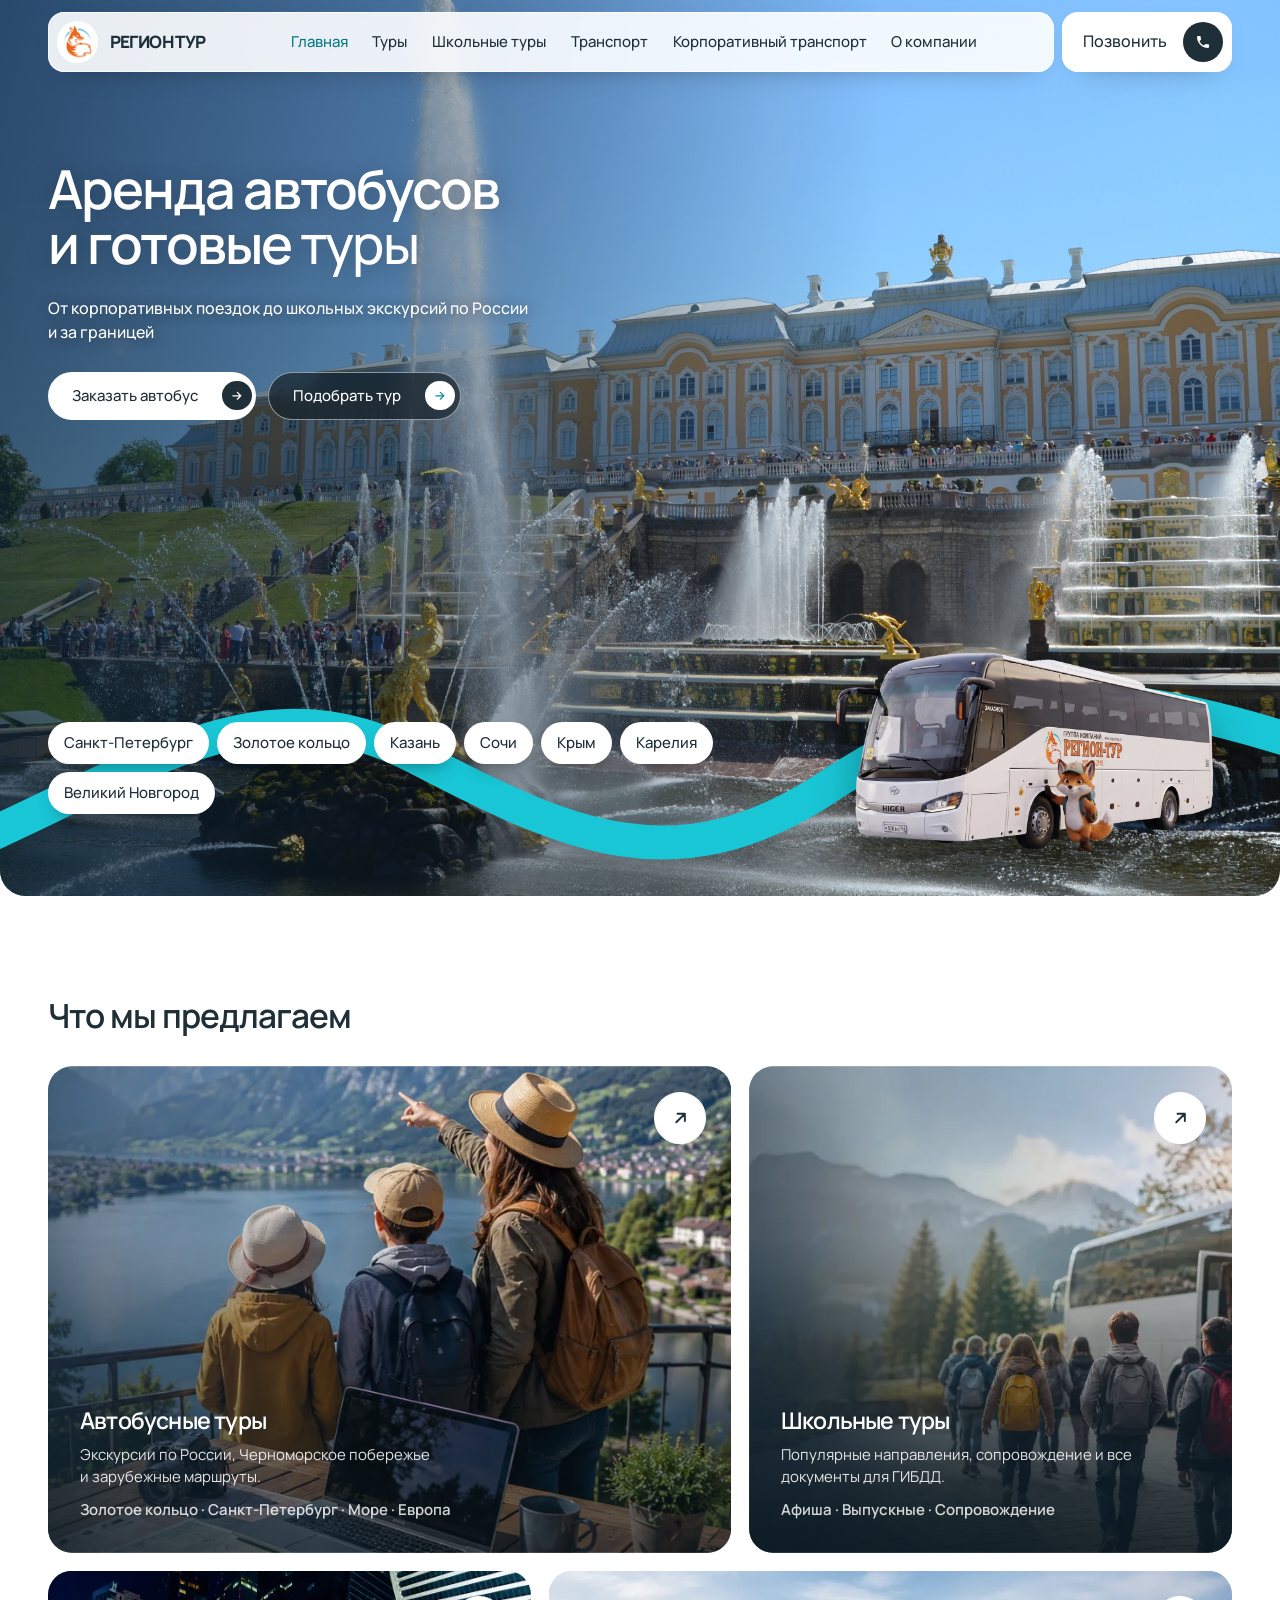
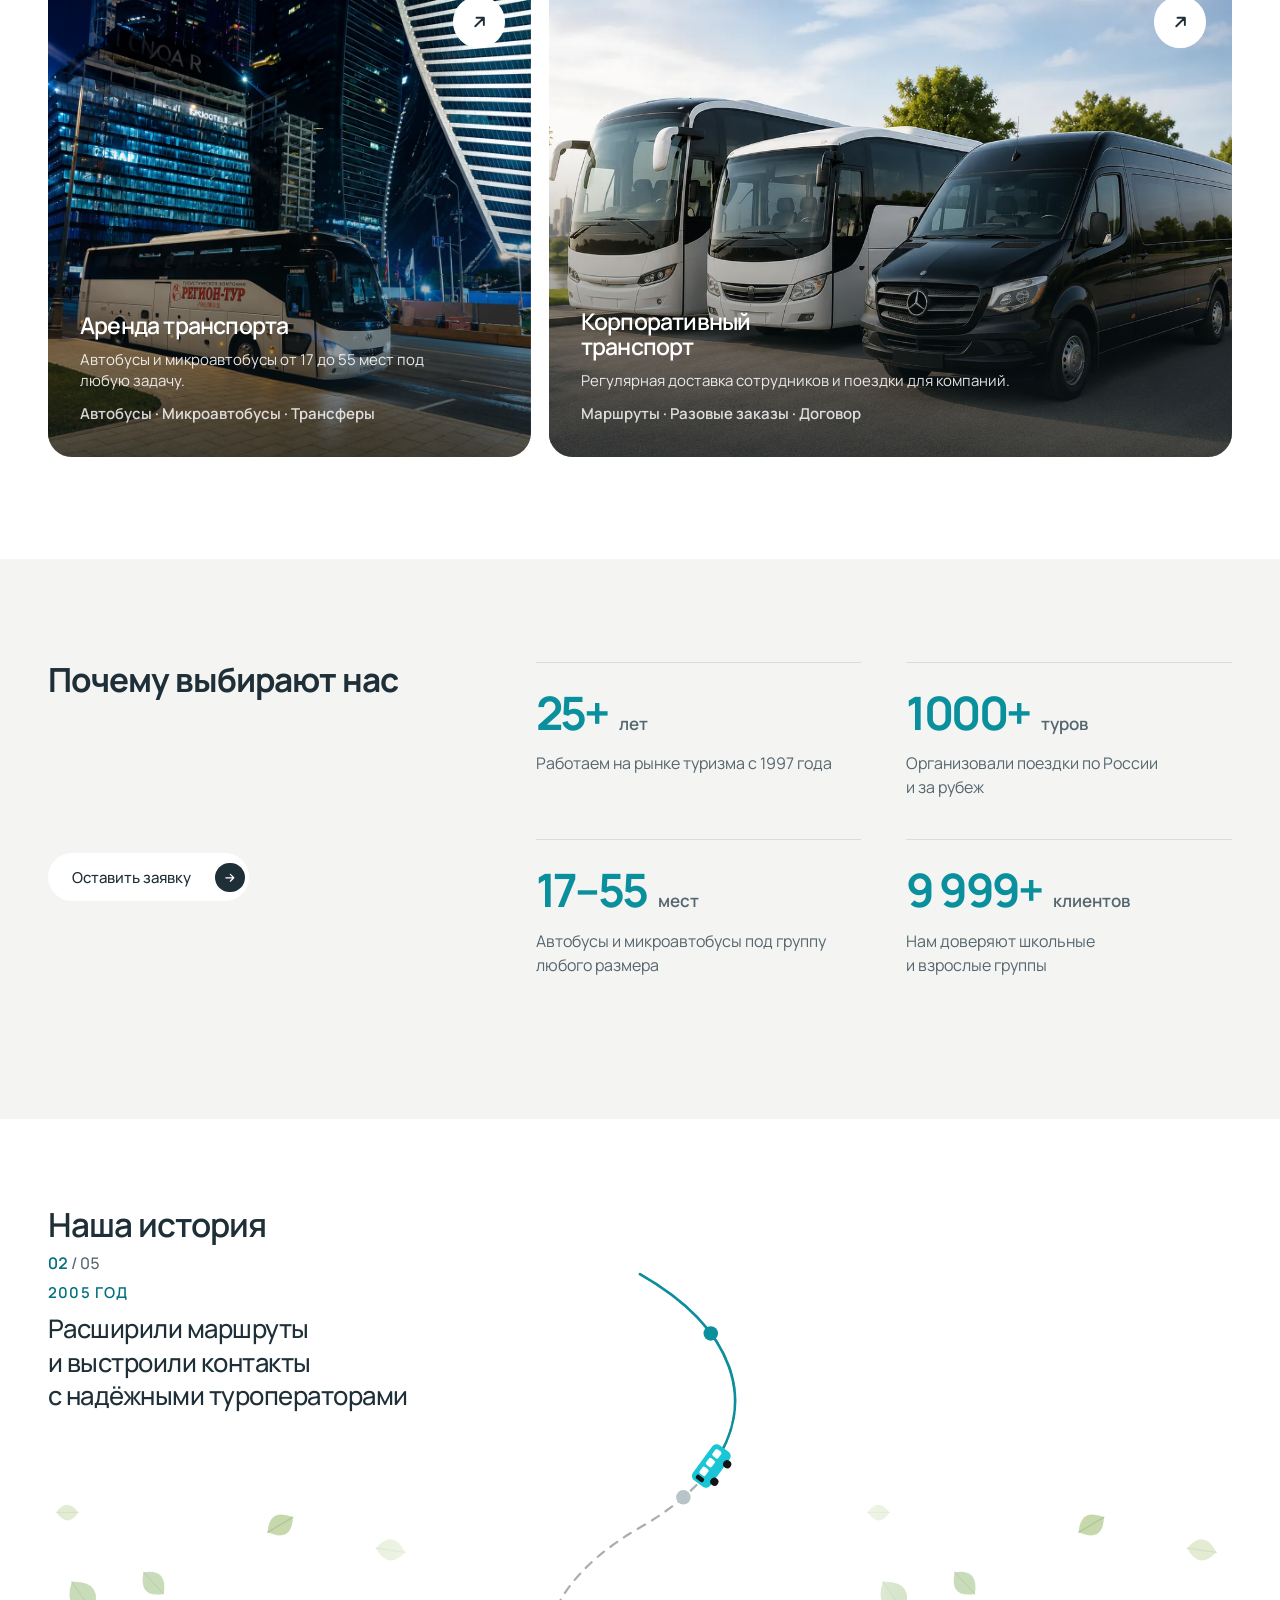
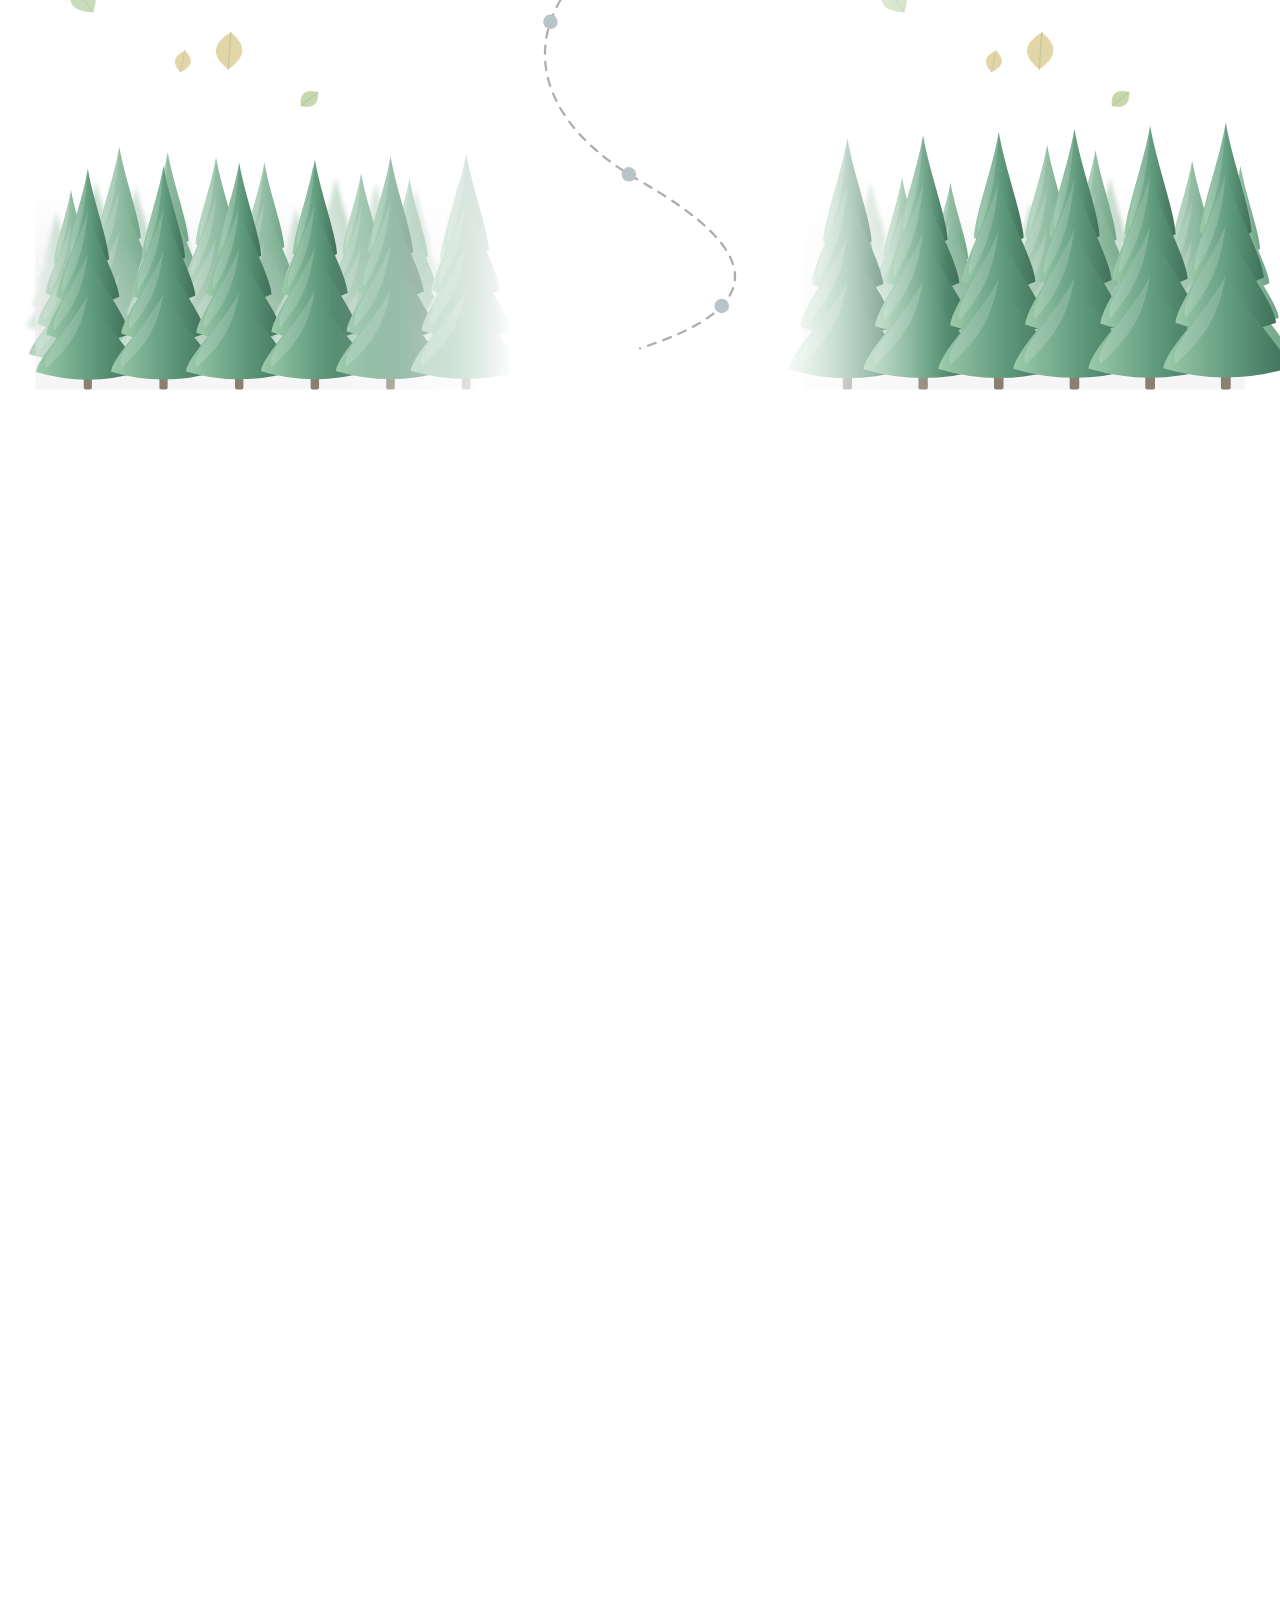
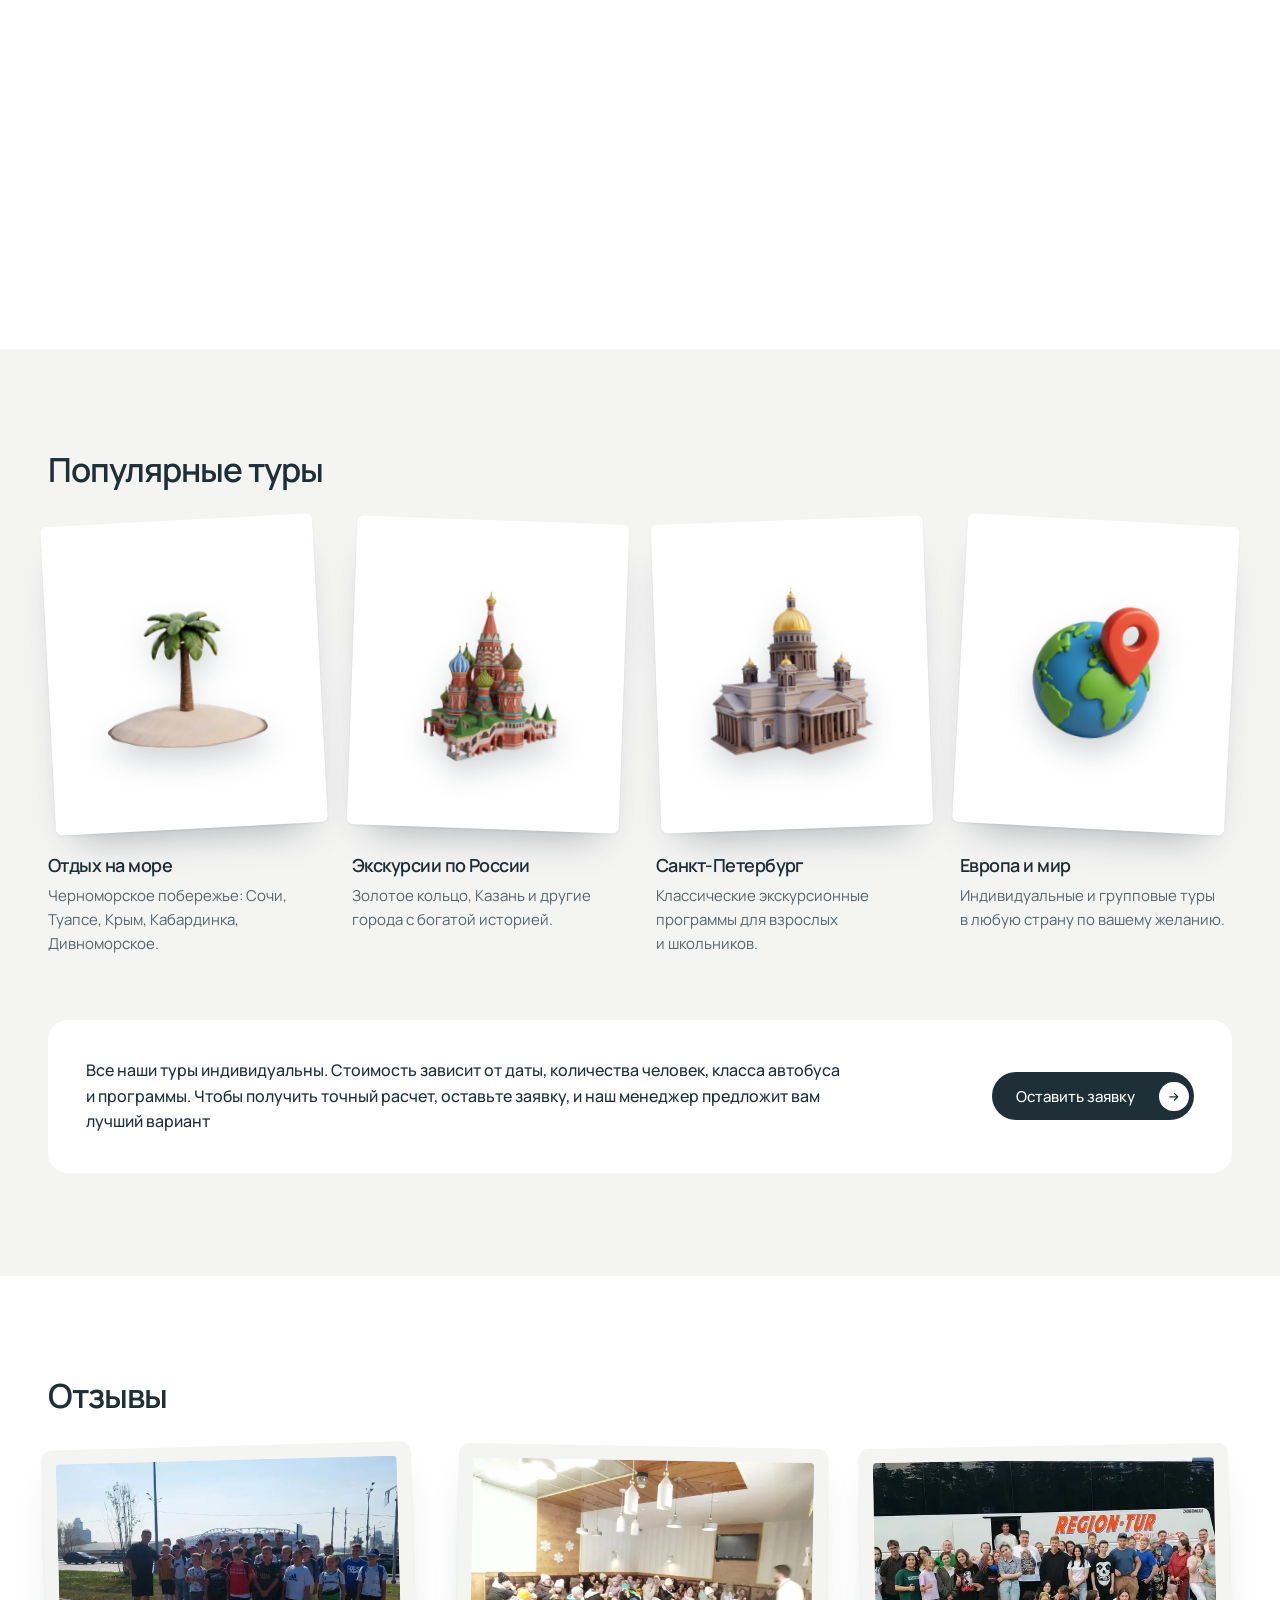
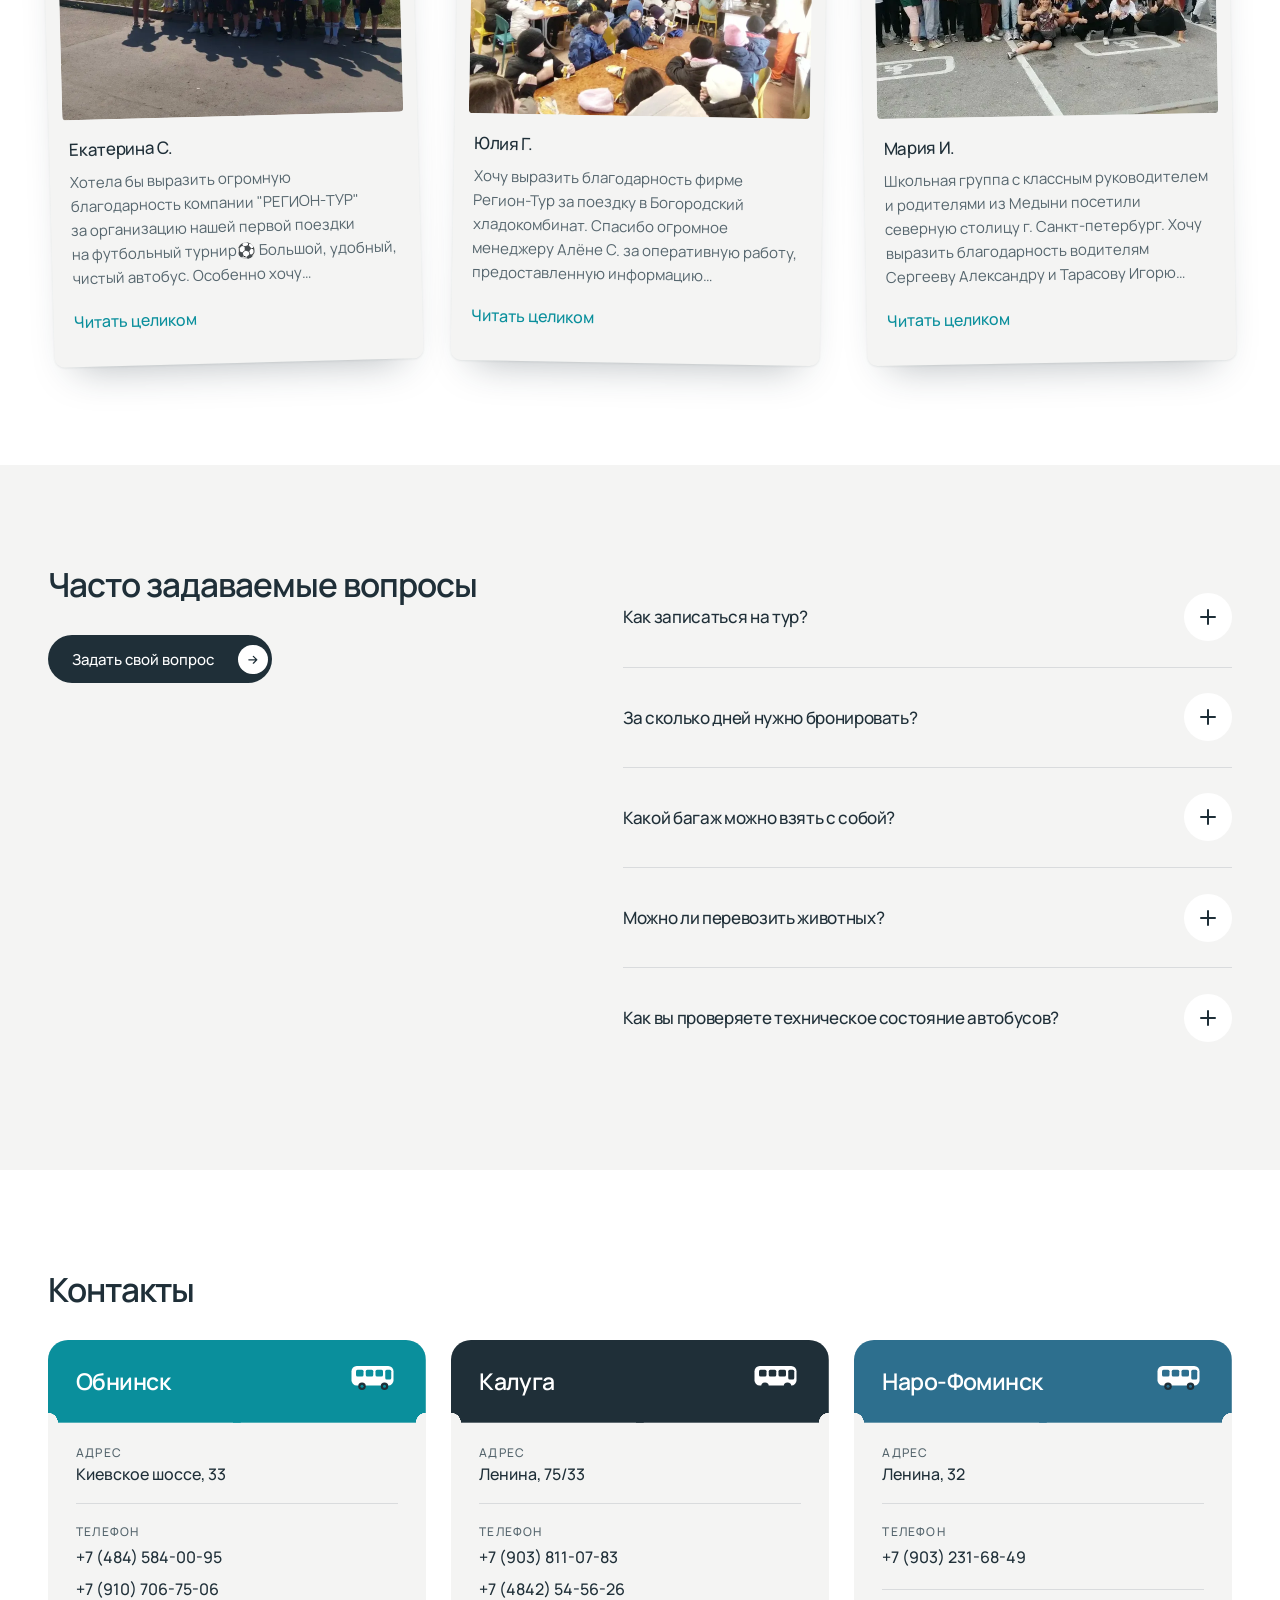
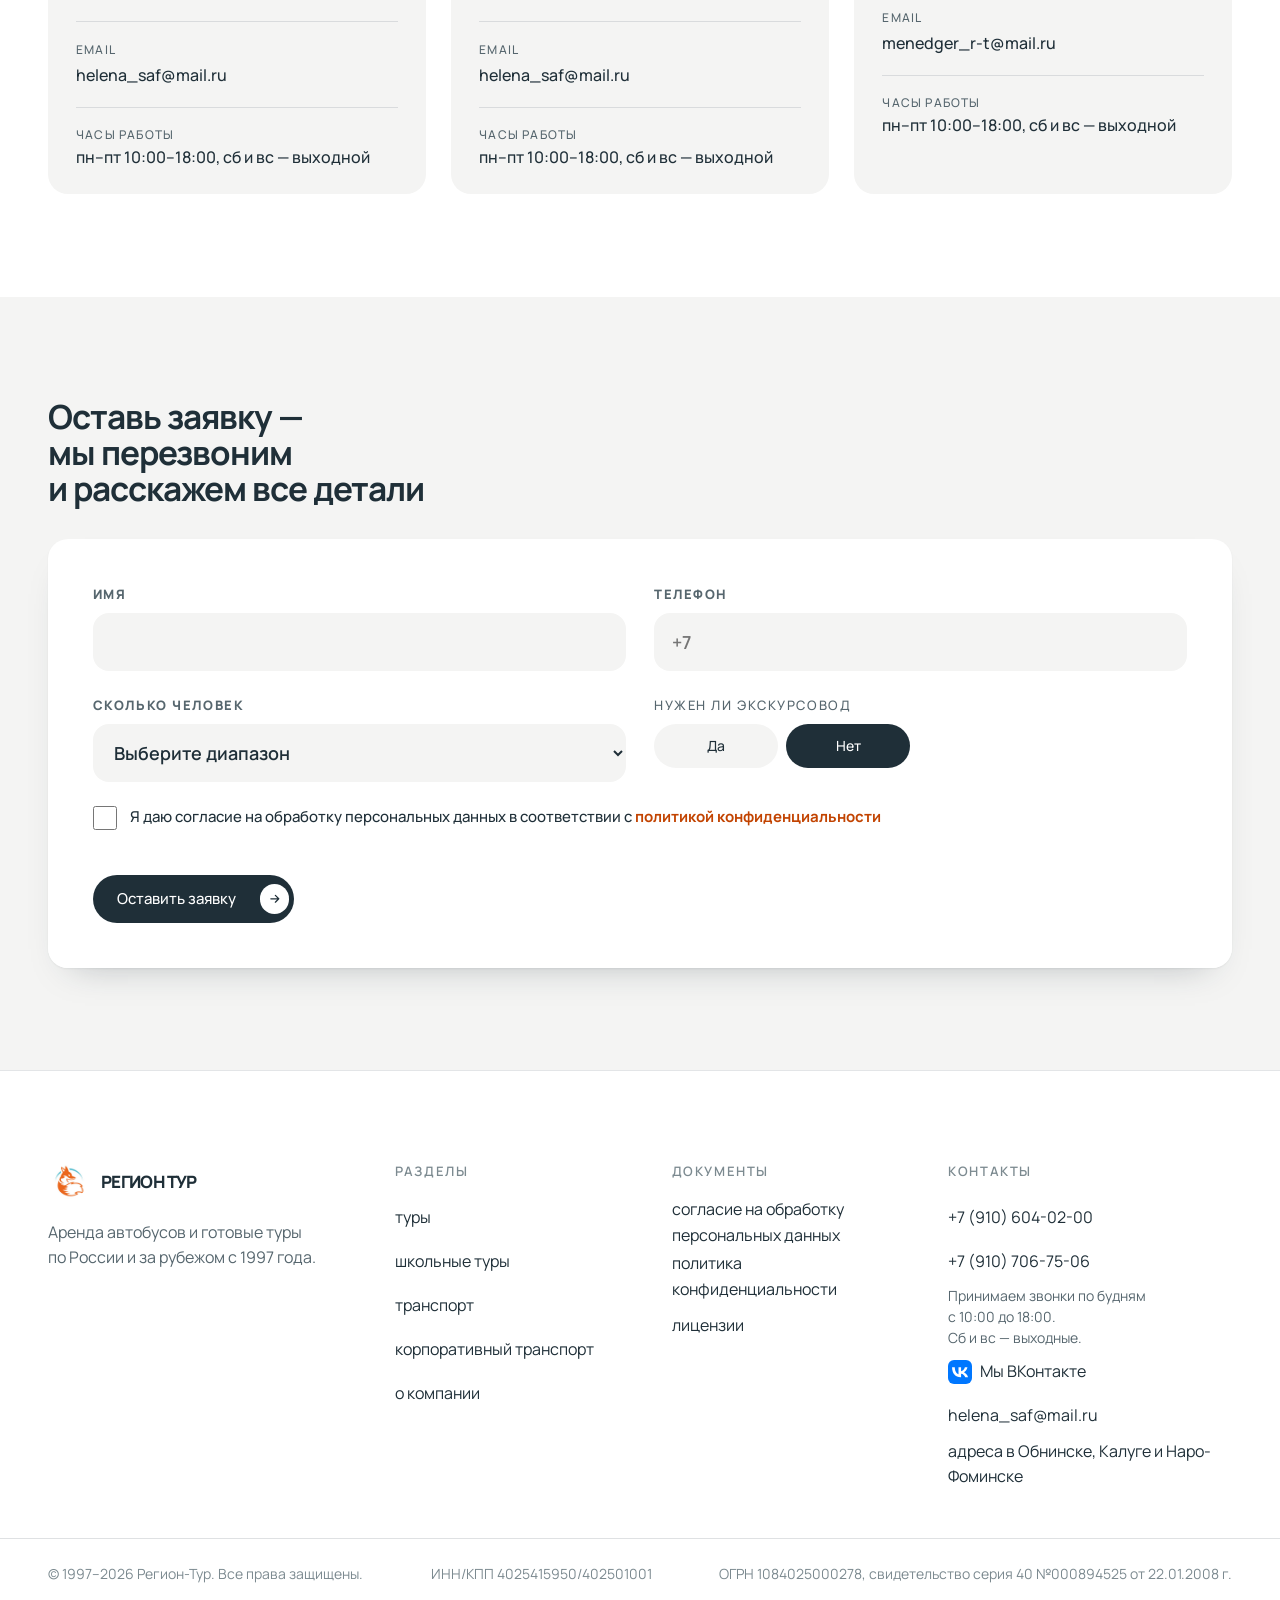
<file: index.html>
<!doctype html>
<html lang="ru"><head><meta charset="utf-8">
<meta name="viewport" content="width=device-width,initial-scale=1">
<meta name="robots" content="noindex">
<title>РЕГИОН ТУР</title>
<meta http-equiv="refresh" content="0; url=new/index.html">
<script>location.replace('new/index.html' + location.hash);</script>
</head><body><a href="new/index.html">РЕГИОН ТУР</a></body></html>
</file>
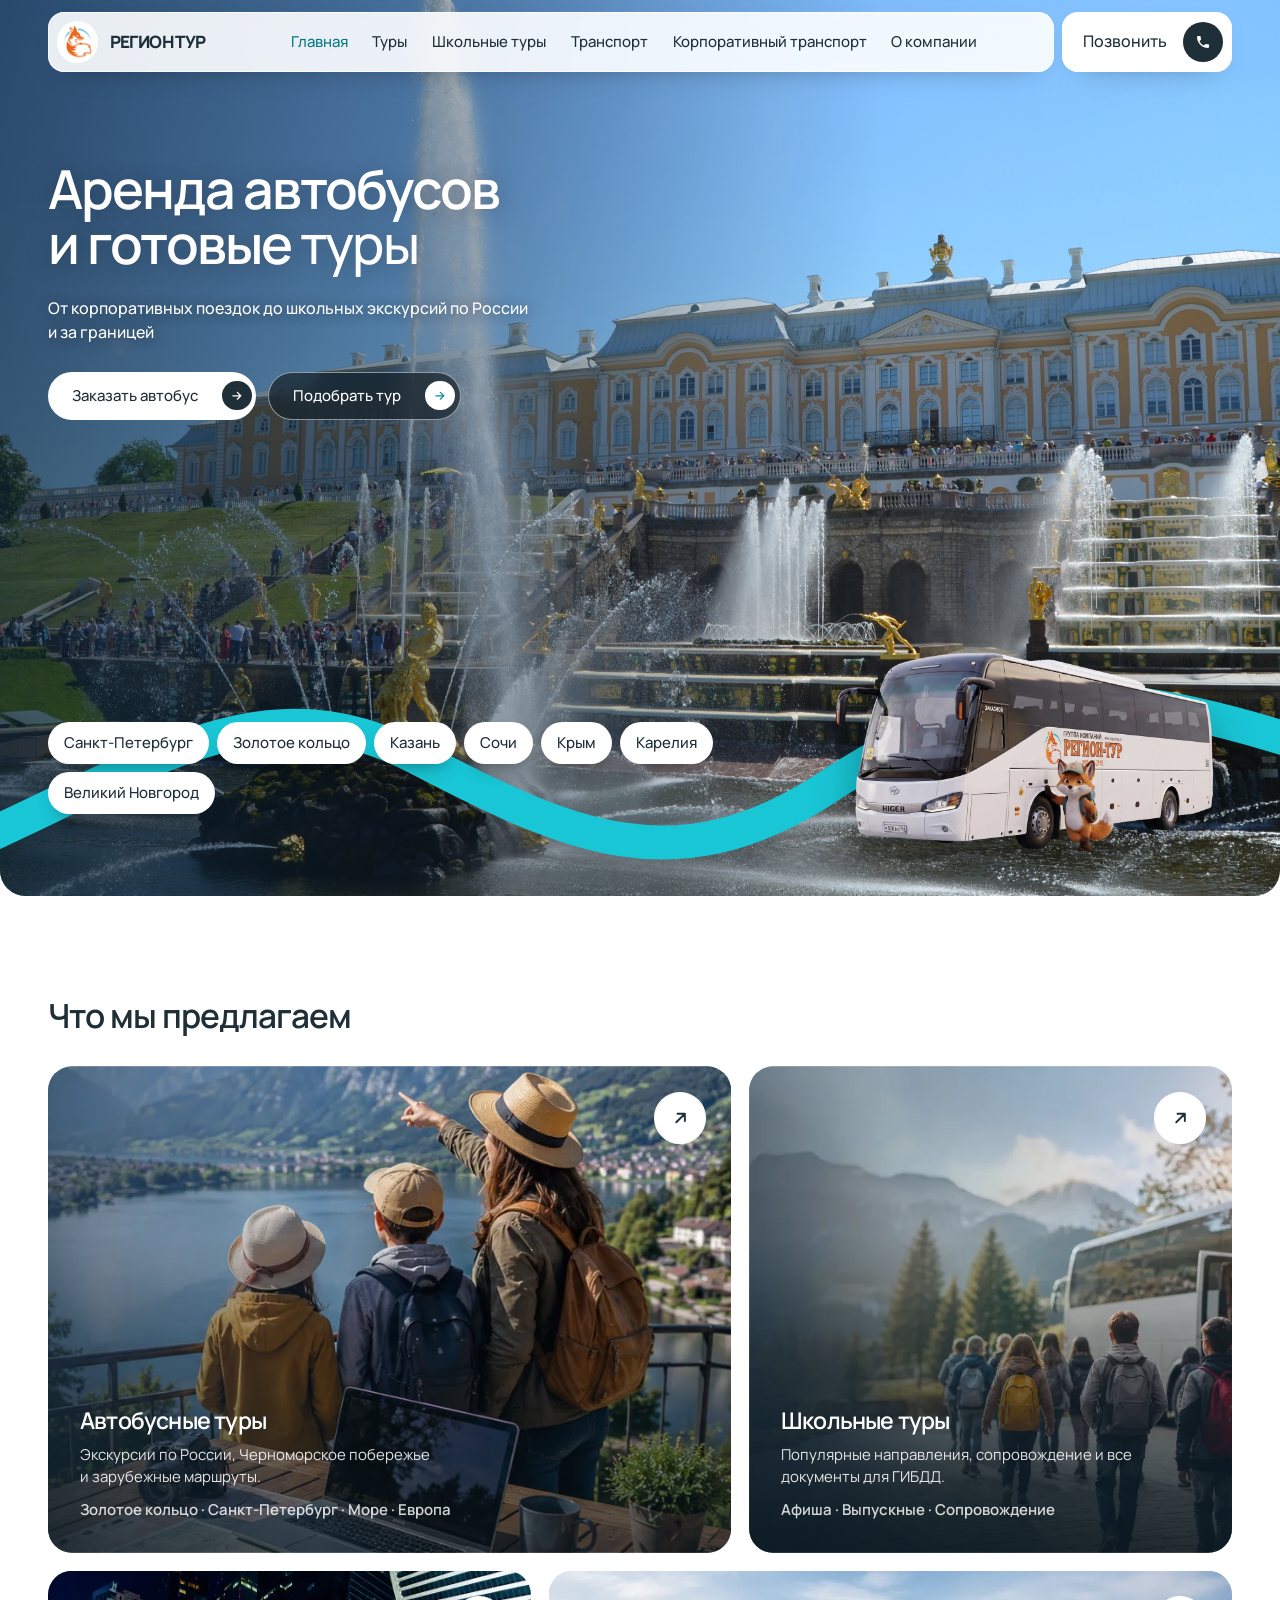
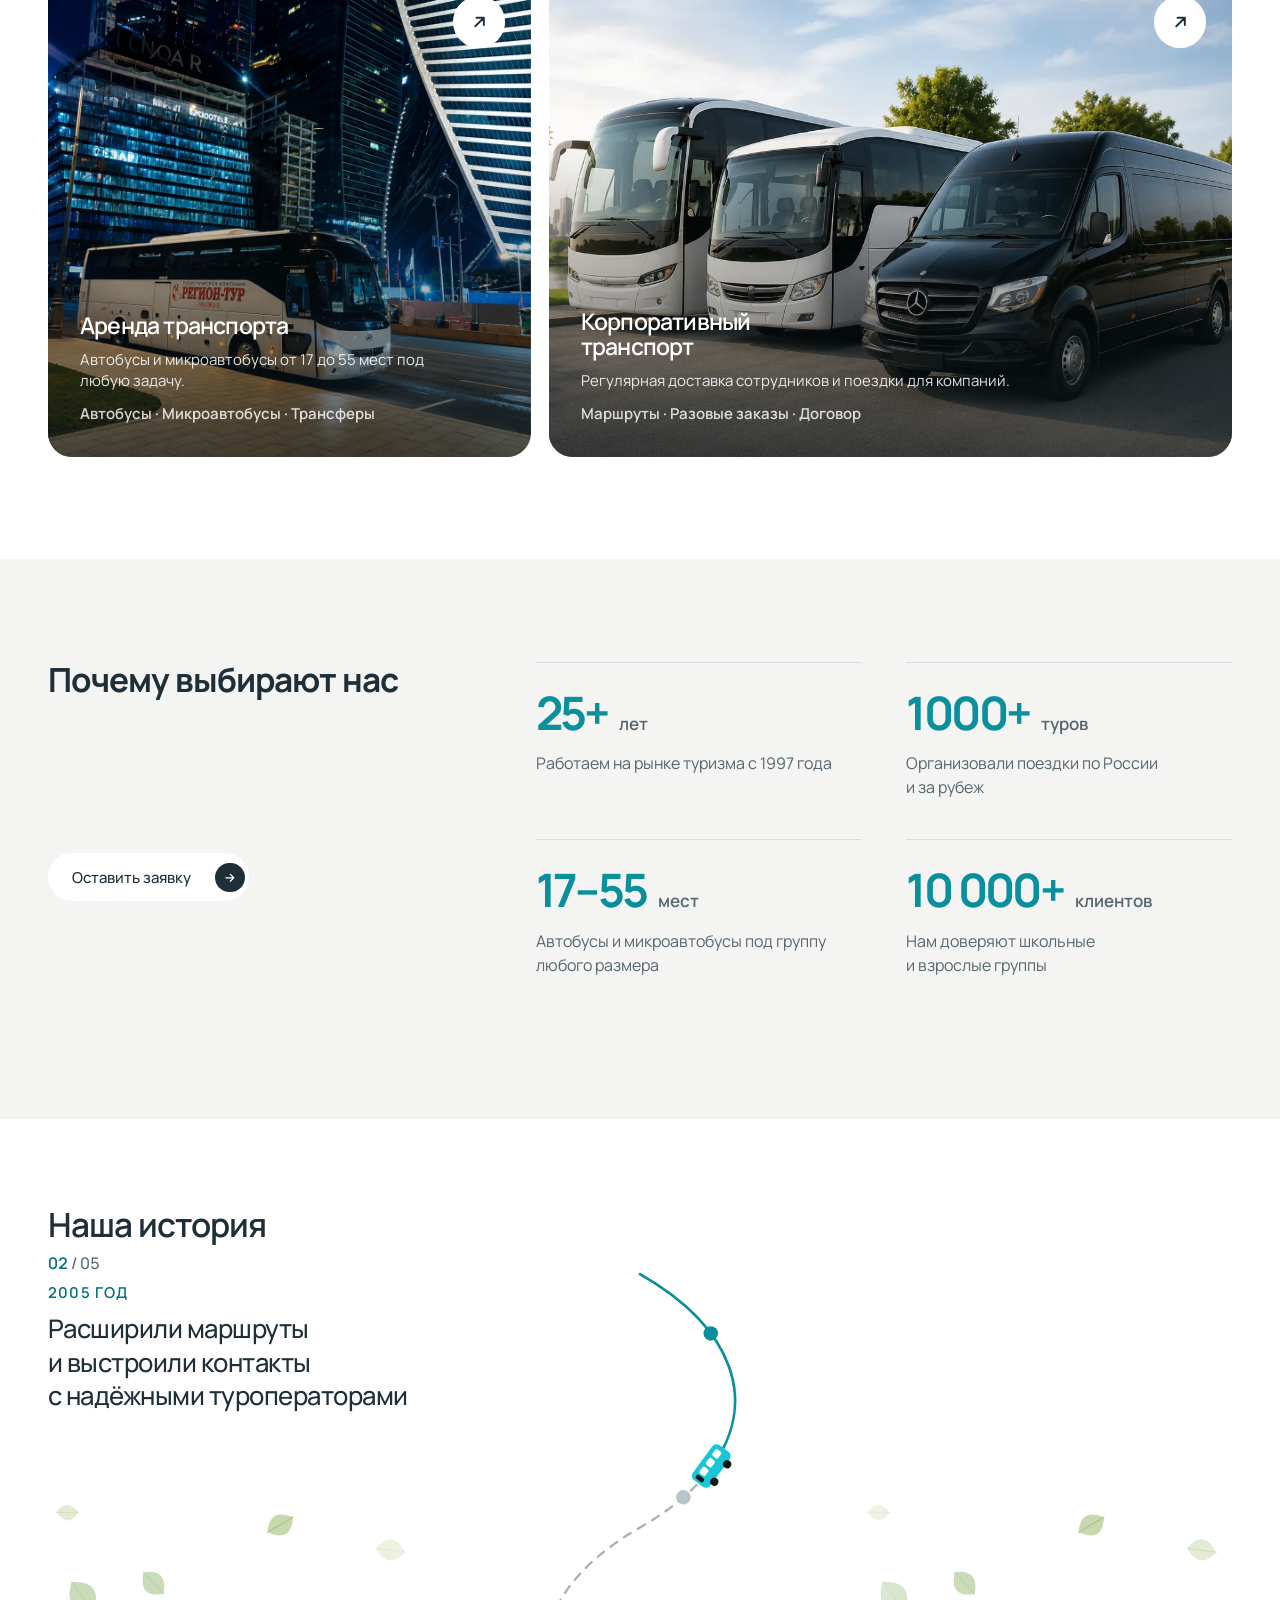
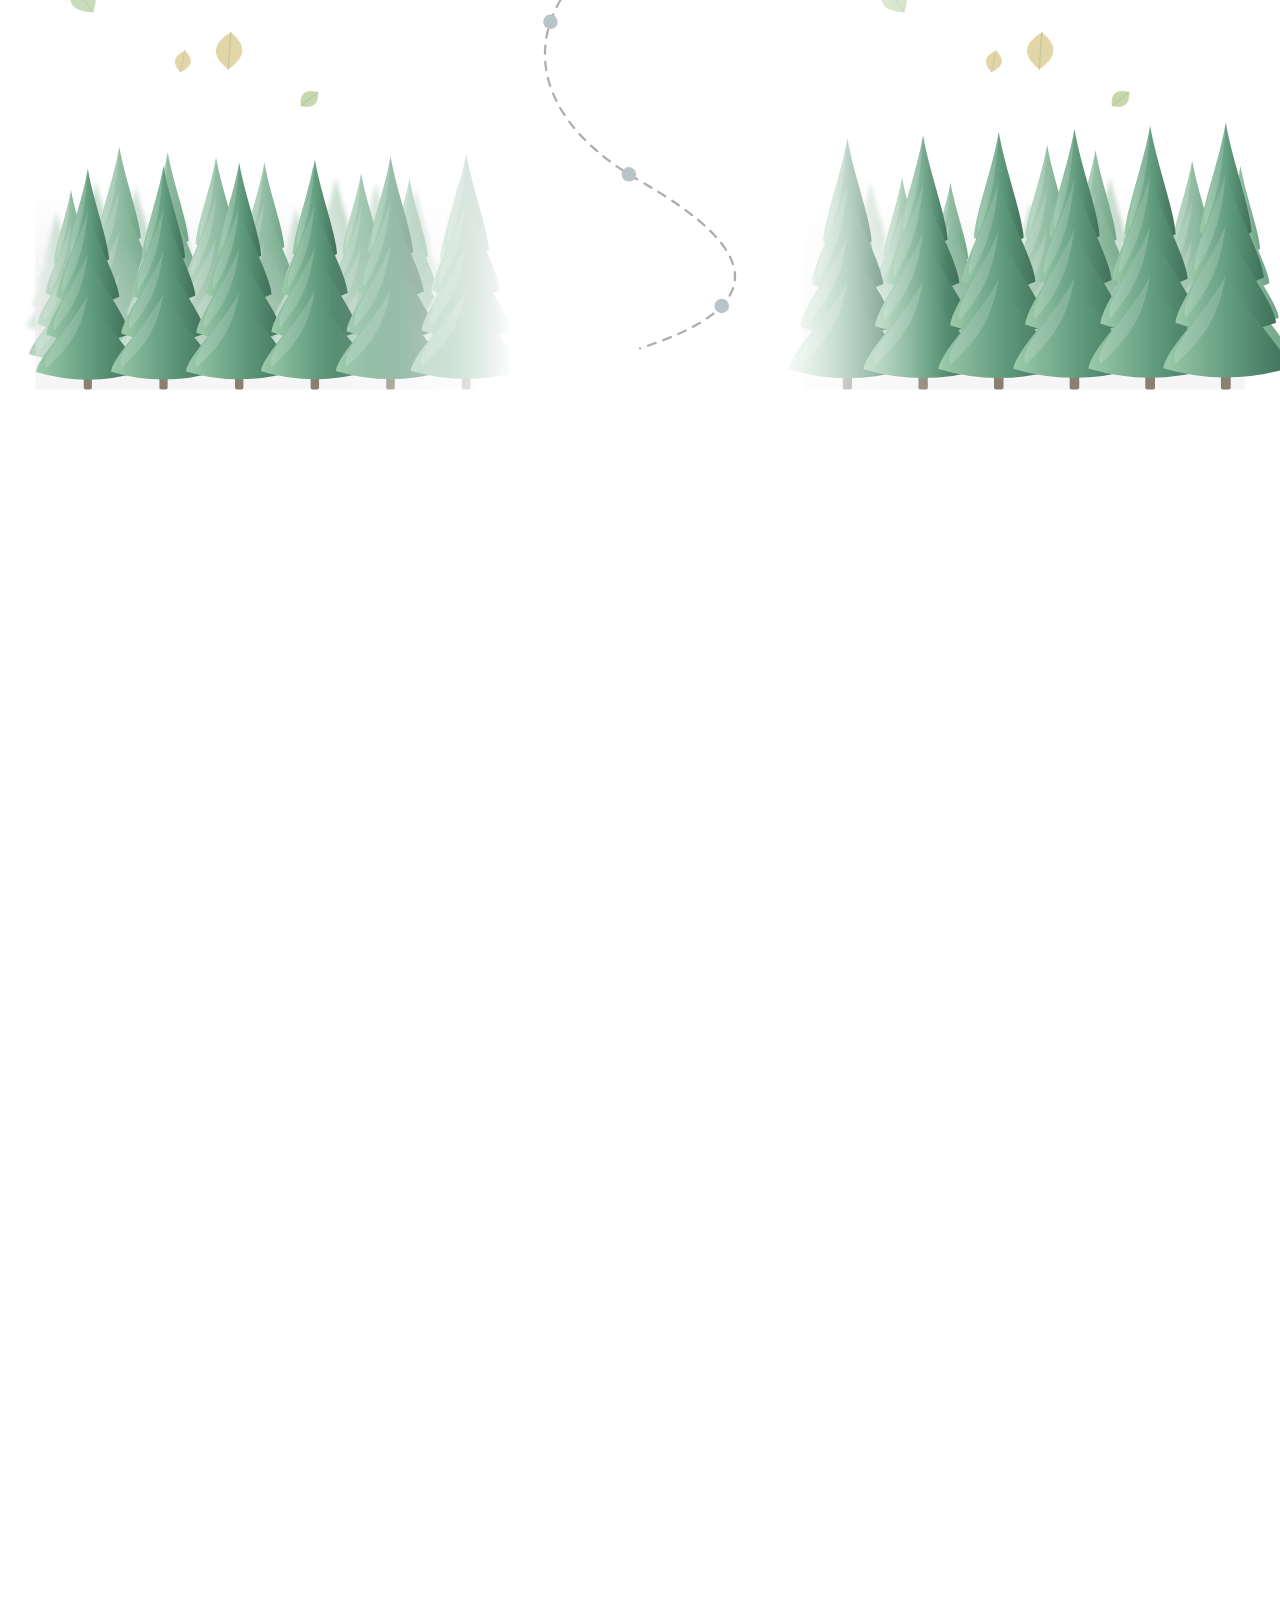
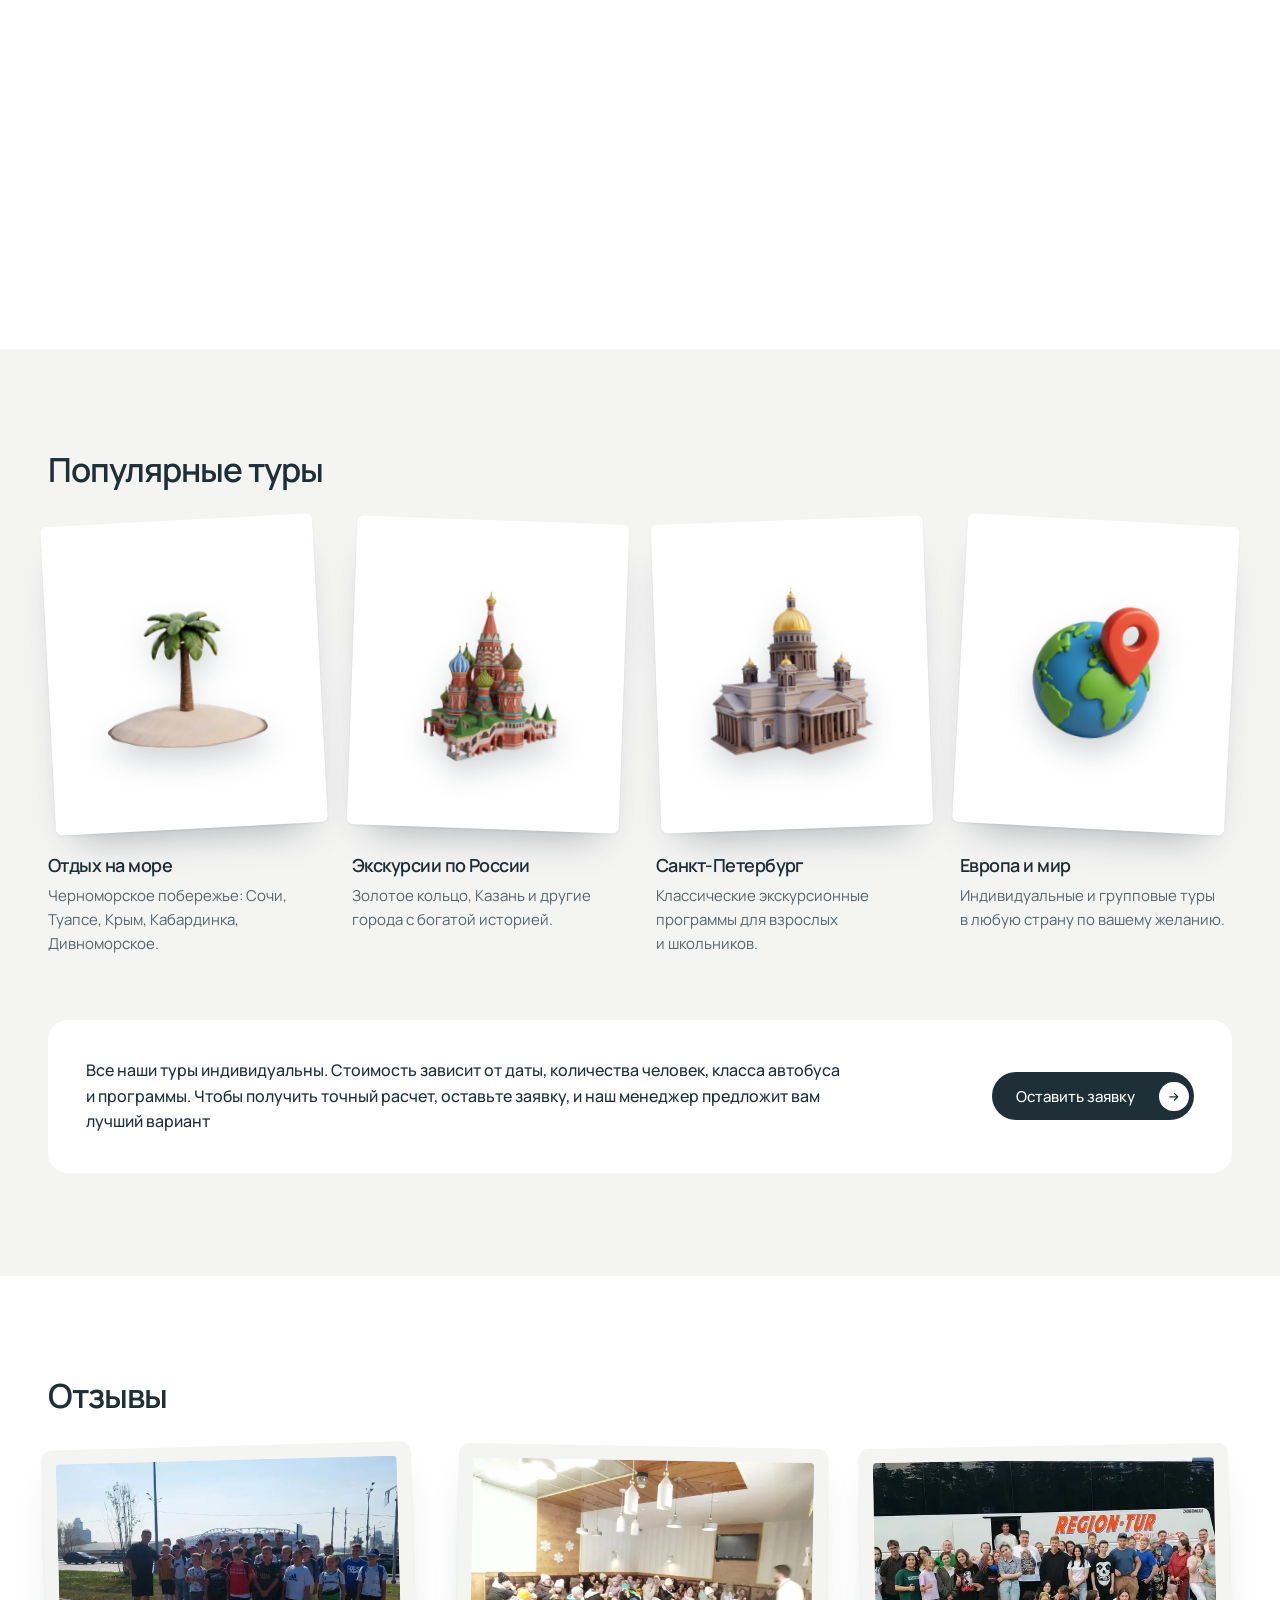
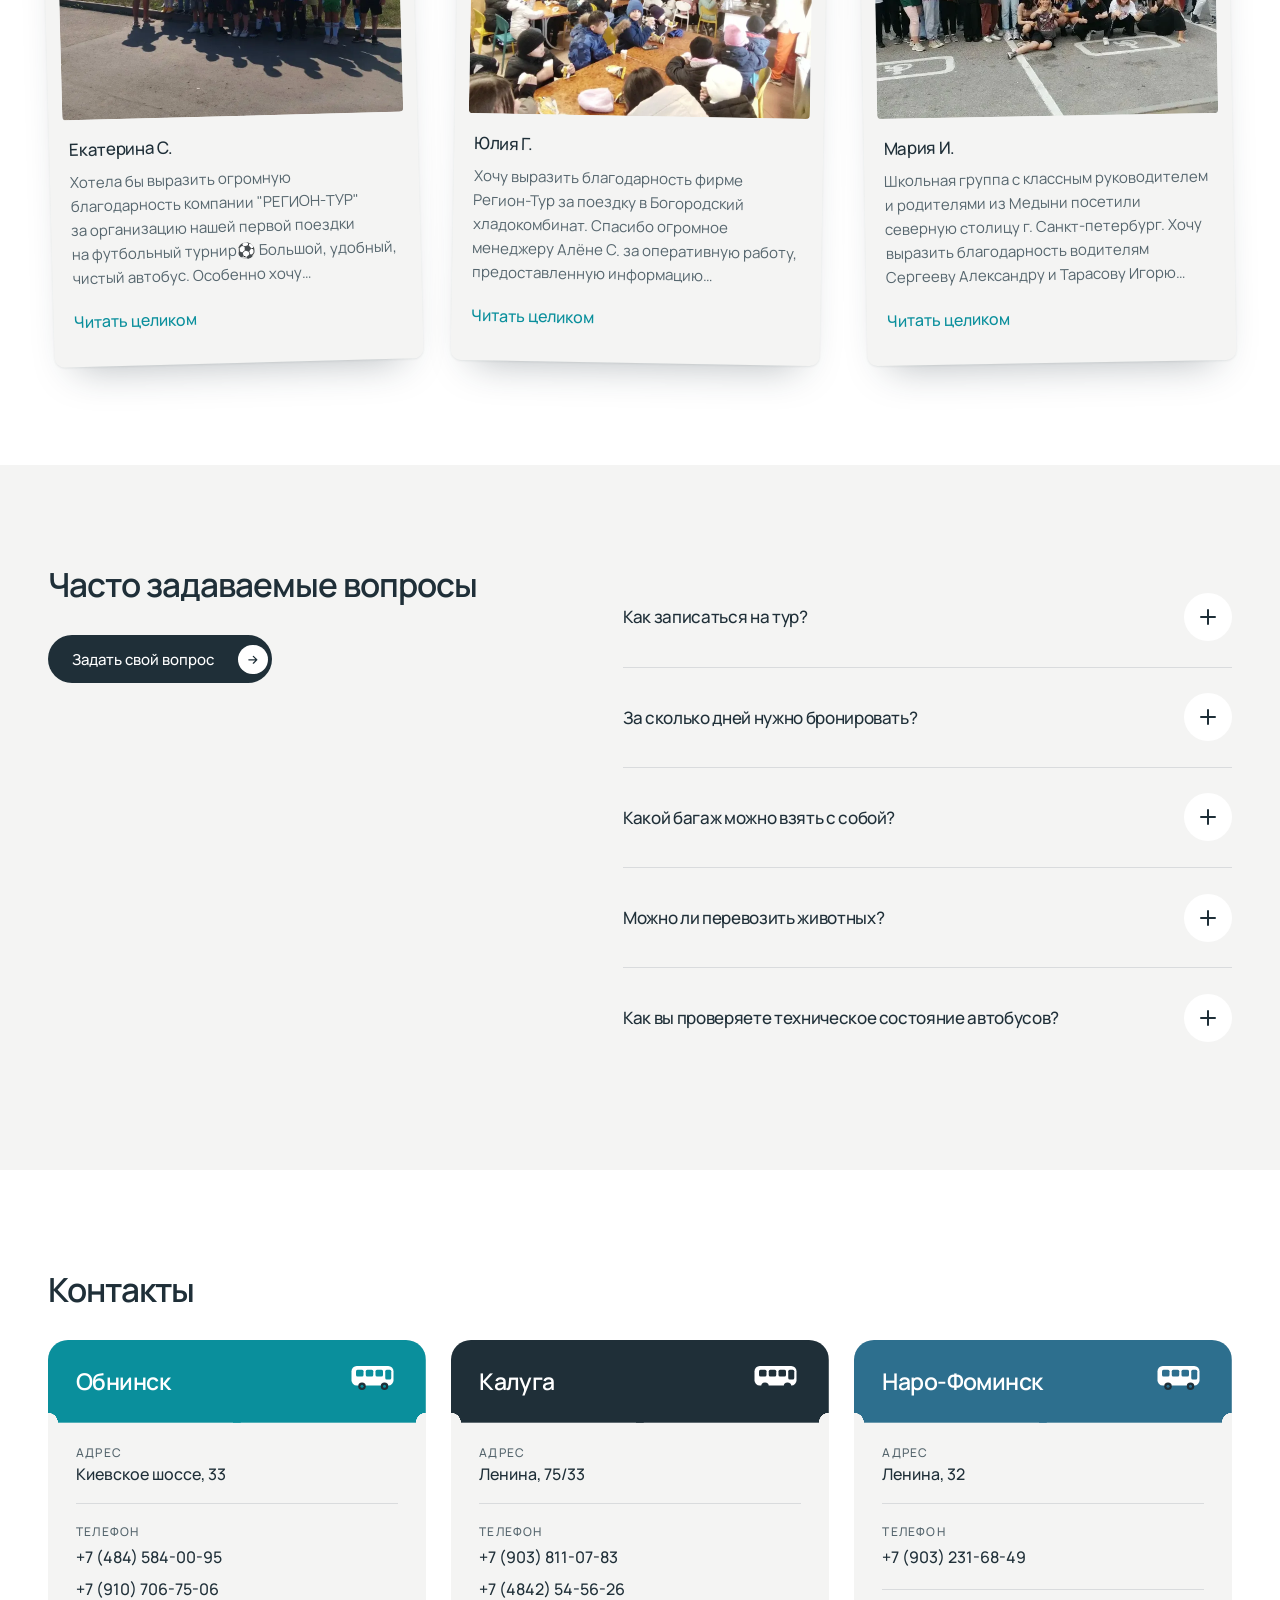
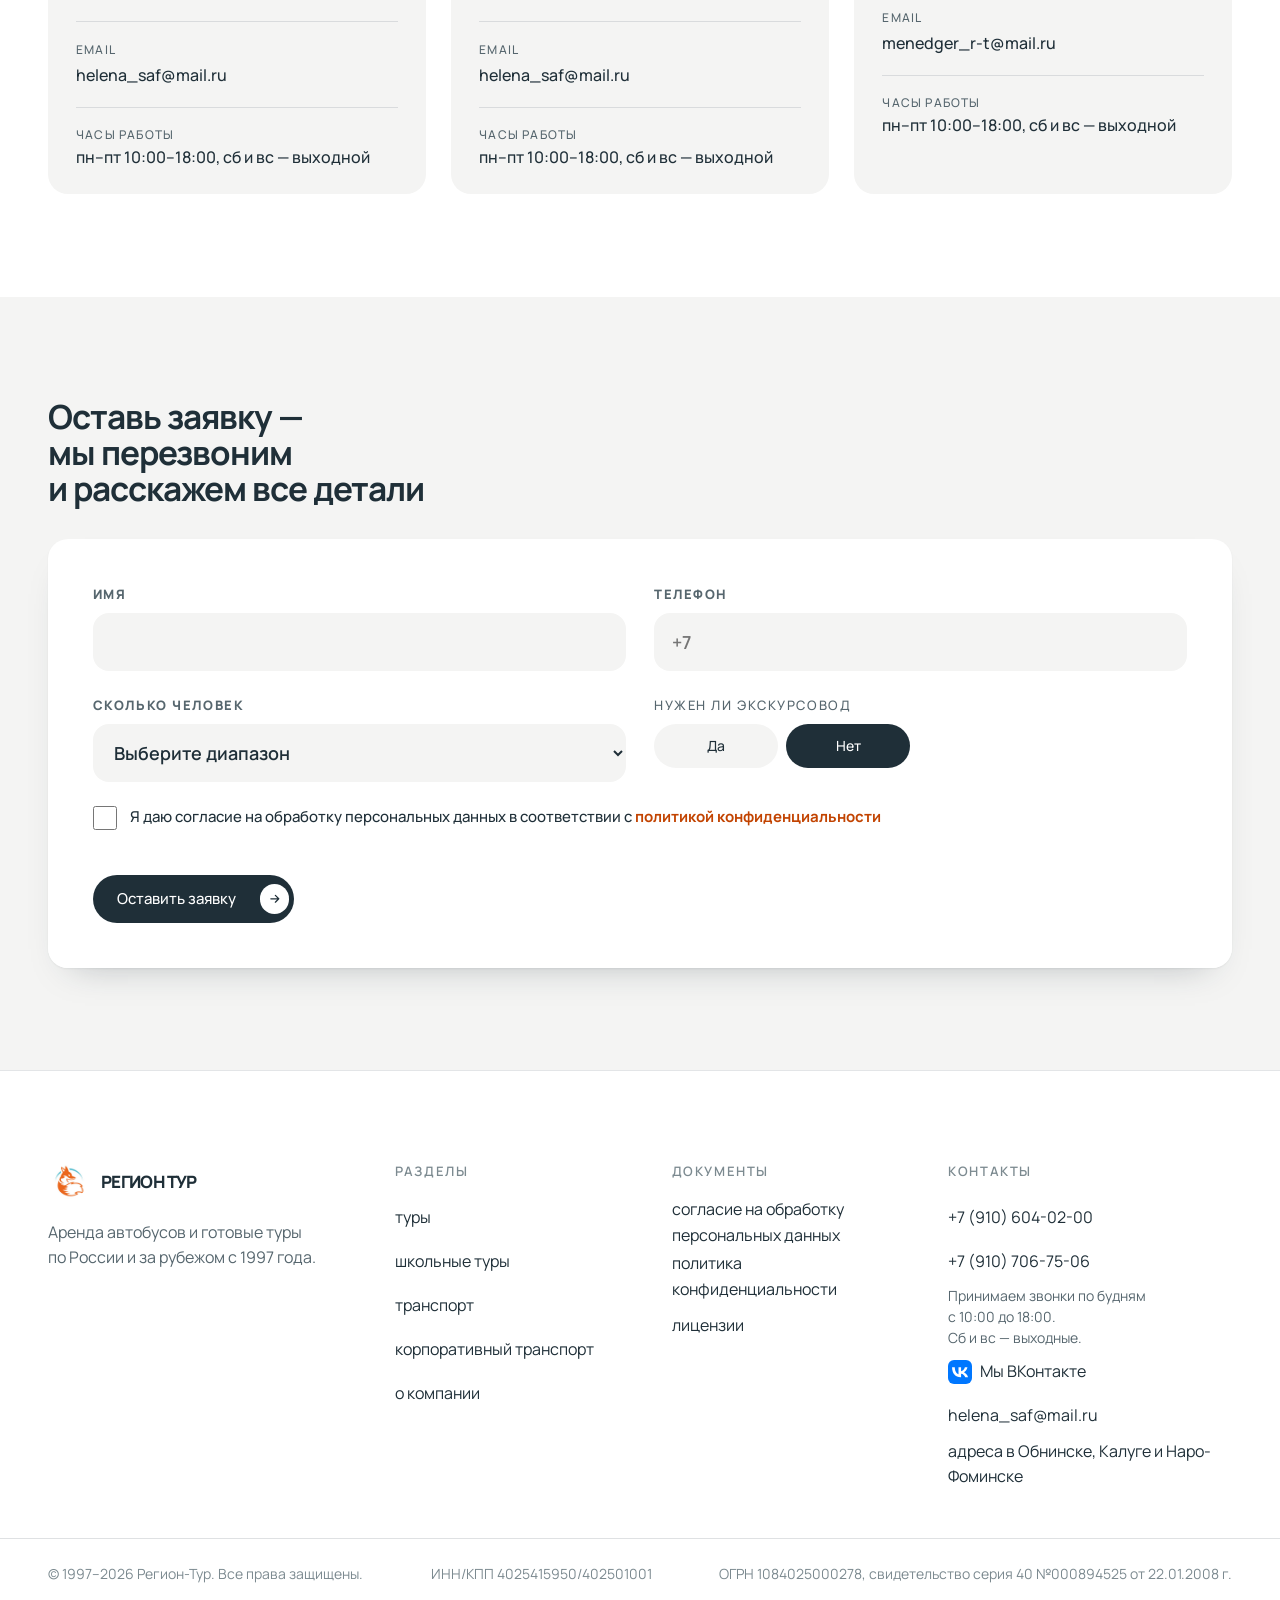
<file: new/index.html>
<!DOCTYPE html>
<html lang="ru" data-pal="g-teal">
<head>
<meta charset="UTF-8">
<meta name="viewport" content="width=device-width, initial-scale=1">
<meta name="claude:viewport-fit-sides" content="cover">
<title>РЕГИОН ТУР — Аренда автобусов и готовые туры, Калуга</title>
<meta name="description" content="Аренда автобусов и готовые экскурсии из Калуги и Обнинска. Собственный автопарк, 25 лет опыта. Школьные туры, корпоративный транспорт, туры по России и за рубеж.">
<link rel="icon" href="images/favicon.png" type="image/png">
<link rel="preconnect" href="https://fonts.googleapis.com"><link rel="preconnect" href="https://fonts.gstatic.com" crossorigin>
<link href="https://fonts.googleapis.com/css2?family=Manrope:wght@400;500;600;700;800&display=swap" rel="stylesheet">
<link rel="stylesheet" href="alt.css?v=demo-tours">
</head>
<body class="pg-index">
<header class="hd" id="top"><div class="hd__bar"><a class="hd__logo" href="#home"><img src="images/fox-logo.png" alt="" width="44" height="44"><b>РЕГИОН ТУР</b></a><nav class="hd__nav" aria-label="Основная навигация"><a href="#home" aria-current="page">Главная</a><a href="#bustour">Туры</a><a href="#schooltours">Школьные туры</a><a href="#transport">Транспорт</a><a href="#corporatetransport">Корпоративный транспорт</a><a href="#about">О компании</a></nav><button class="hd__burger" type="button" aria-label="Открыть меню" aria-expanded="false" aria-controls="mnav"><i></i><i></i></button></div><details class="phone-choice"><summary class="hd__cta" aria-label="Позвонить"><span>Позвонить</span><svg viewBox="0 0 24 24" fill="currentColor" aria-hidden="true"><path d="M6.6 10.8a15 15 0 0 0 6.6 6.6l2.2-2.2a1 1 0 0 1 1-.25 11 11 0 0 0 3.6.6 1 1 0 0 1 1 1V20a1 1 0 0 1-1 1A17 17 0 0 1 3 4a1 1 0 0 1 1-1h3.5a1 1 0 0 1 1 1c0 1.25.2 2.45.6 3.6a1 1 0 0 1-.25 1z"/></svg></summary><div class="phone-choice__links"><a href="tel:+79106040200">+7 (910) 604-02-00</a><a href="tel:+79107067506">+7 (910) 706-75-06</a><p class="call-hours">Принимаем звонки по будням<br>с 10:00 до 18:00.<br>Сб и вс — выходные.</p></div></details></header>
<nav class="mnav" id="mnav" aria-label="Меню"><a href="#home" aria-current="page">Главная</a><a href="#bustour">Туры</a><a href="#schooltours">Школьные туры</a><a href="#transport">Транспорт</a><a href="#corporatetransport">Корпоративный транспорт</a><a href="#about">О компании</a><a class="btn btn--orange" href="tel:+79038110783">+7 (903) 811-07-83<svg viewBox="0 0 24 24" fill="currentColor" aria-hidden="true"><path d="M6.6 10.8a15 15 0 0 0 6.6 6.6l2.2-2.2a1 1 0 0 1 1-.25 11 11 0 0 0 3.6.6 1 1 0 0 1 1 1V20a1 1 0 0 1-1 1A17 17 0 0 1 3 4a1 1 0 0 1 1-1h3.5a1 1 0 0 1 1 1c0 1.25.2 2.45.6 3.6a1 1 0 0 1-.25 1z"/></svg></a></nav>
<main>
<div class="page" data-page="home">
<section class="hero" data-hero>
  <div class="hero__bg"><img src="images/photos/peterhof-cascade.jpg" alt="" fetchpriority="high" title="Фото: Malena Cora · Wikimedia Commons · https://creativecommons.org/licenses/by-sa/4.0/" style="object-position:50% 48%"></div>
  <div class="hero__in">
    <h1 class="hero__h1">Аренда автобусов<br>и готовые <span class="mark">туры<svg viewBox="0 0 220 90" preserveAspectRatio="none" aria-hidden="true"><path d="M30 18C86 2 182 6 205 30c22 23-28 50-104 52C30 84 2 66 10 44 17 26 52 14 96 10"/></svg></span></h1>
    <div class="hero__row">
      <p class="hero__lead">От&nbsp;корпоративных поездок до&nbsp;школьных экскурсий по&nbsp;России и&nbsp;за границей</p>
      <div class="hero__btns">
        <a class="btn btn--orange btn--lg" href="#заявка">Заказать автобус <svg viewBox="0 0 24 24" fill="none" stroke="currentColor" stroke-width="2.2" stroke-linecap="round" stroke-linejoin="round" aria-hidden="true"><path d="M5 12h14M13 6l6 6-6 6"/></svg></a>
        <a class="btn btn--glass btn--lg" href="#bustour">Подобрать тур<svg viewBox="0 0 24 24" fill="none" stroke="currentColor" stroke-width="2.2" stroke-linecap="round" stroke-linejoin="round" aria-hidden="true"><path d="M5 12h14M13 6l6 6-6 6"/></svg></a>
      </div>
    </div>
  </div>
  <div class="hero__road" aria-hidden="true">
    <svg viewBox="0 0 1440 260" preserveAspectRatio="none"><path d="M-40 210 C 180 120, 300 40, 470 120 S 760 250, 930 150 S 1210 30, 1480 110"/></svg>
    <div class="hero__pills"><span class="pill" style="--i:0">Санкт-Петербург</span><span class="pill" style="--i:1">Золотое кольцо</span><span class="pill" style="--i:2">Казань</span><span class="pill" style="--i:3">Сочи</span><span class="pill" style="--i:4">Крым</span><span class="pill" style="--i:5">Карелия</span><span class="pill" style="--i:6">Великий Новгород</span></div>
  </div>
  <img class="hero__bus" src="images/bus-mascot.webp" alt="Автобус РЕГИОН-ТУР и лисёнок">
</section>

<section class="sec" id="услуги"><div class="wrap"><h2 class="h2 rv ">Что мы&nbsp;предлагаем</h2><div class="offers"><a class="offer rv" href="#bustour">
    <img src="images/tilda/tild6333-3439-4230-a534-346439343038/ChatGPT_Image_2__202.webp" alt=""><span class="offer__shade"></span>
    <span class="offer__no">01</span><span class="offer__go" aria-hidden="true"><svg viewBox="0 0 24 24" fill="none" stroke="currentColor" stroke-width="2.2" stroke-linecap="round" stroke-linejoin="round" aria-hidden="true"><path d="M5 12h14M13 6l6 6-6 6"/></svg></span>
    <div class="offer__body"><h3>Автобусные туры</h3><p>Экскурсии по&nbsp;России, Черноморское побережье и&nbsp;зарубежные маршруты.</p>
      <p class="offer__tags">Золотое кольцо · Санкт-Петербург · Море · Европа</p></div></a><a class="offer rv" href="#schooltours">
    <img src="images/tilda/tild3536-6233-4136-b639-626131646239/image-4.webp" alt=""><span class="offer__shade"></span>
    <span class="offer__no">02</span><span class="offer__go" aria-hidden="true"><svg viewBox="0 0 24 24" fill="none" stroke="currentColor" stroke-width="2.2" stroke-linecap="round" stroke-linejoin="round" aria-hidden="true"><path d="M5 12h14M13 6l6 6-6 6"/></svg></span>
    <div class="offer__body"><h3>Школьные туры</h3><p>Популярные направления, сопровождение и&nbsp;все документы для ГИБДД.</p>
      <p class="offer__tags">Афиша · Выпускные · Сопровождение</p></div></a><a class="offer rv" href="#transport">
    <img src="images/tilda/tild3264-3438-4564-a664-316539656564/ChatGPT_Image_2__202.webp" alt=""><span class="offer__shade"></span>
    <span class="offer__no">03</span><span class="offer__go" aria-hidden="true"><svg viewBox="0 0 24 24" fill="none" stroke="currentColor" stroke-width="2.2" stroke-linecap="round" stroke-linejoin="round" aria-hidden="true"><path d="M5 12h14M13 6l6 6-6 6"/></svg></span>
    <div class="offer__body"><h3>Аренда транспорта</h3><p>Автобусы и&nbsp;микроавтобусы от&nbsp;17&nbsp;до&nbsp;55&nbsp;мест под любую задачу.</p>
      <p class="offer__tags">Автобусы · Микроавтобусы · Трансферы</p></div></a><a class="offer rv" href="#corporatetransport">
    <img src="images/tilda/tild3762-6438-4534-b139-643230663265/ChatGPT_Image_20__20.webp" alt=""><span class="offer__shade"></span>
    <span class="offer__no">04</span><span class="offer__go" aria-hidden="true"><svg viewBox="0 0 24 24" fill="none" stroke="currentColor" stroke-width="2.2" stroke-linecap="round" stroke-linejoin="round" aria-hidden="true"><path d="M5 12h14M13 6l6 6-6 6"/></svg></span>
    <div class="offer__body"><h3>Корпоративный транспорт</h3><p>Регулярная доставка сотрудников и&nbsp;поездки для компаний.</p>
      <p class="offer__tags">Маршруты · Разовые заказы · Договор</p></div></a></div></div></section>

<section class="sec sec--ink"><div class="wrap"><h2 class="h2 rv ">Почему выбирают нас</h2><div class="stats"><div class="stat rv"><div class="stat__head"><span class="stat__num" data-num="25+">25+</span><span class="stat__lbl">лет</span></div><p>Работаем на&nbsp;рынке туризма с&nbsp;1997&nbsp;года</p></div><div class="stat rv"><div class="stat__head"><span class="stat__num" data-num="1000+">1000+</span><span class="stat__lbl">туров</span></div><p>Организовали поездки по&nbsp;России и&nbsp;за рубеж</p></div><div class="stat rv"><div class="stat__head"><span class="stat__num" data-num="17–55">17–55</span><span class="stat__lbl">мест</span></div><p>Автобусы и&nbsp;микроавтобусы под группу любого размера</p></div><div class="stat rv"><div class="stat__head"><span class="stat__num" data-num="10 000+">10 000+</span><span class="stat__lbl">клиентов</span></div><p>Нам доверяют школьные и&nbsp;взрослые группы</p></div></div>
  <a class="btn btn--orange btn--lg rv" href="#заявка">Оставить заявку <svg viewBox="0 0 24 24" fill="none" stroke="currentColor" stroke-width="2.2" stroke-linecap="round" stroke-linejoin="round" aria-hidden="true"><path d="M5 12h14M13 6l6 6-6 6"/></svg></a></div></section>

<section class="rt-story" id="история" aria-label="Наша история">
  <div class="rt-story__stage">
    <h2 class="h2 rt-story__title">Наша история</h2>

        <div class="rt-scene rt-scene--snow" data-step="0" aria-hidden="true"><div class="rt-scene__side rt-scene__side--l"></div><div class="rt-scene__side rt-scene__side--r"></div></div>
    <div class="rt-scene rt-scene--forest" data-step="1" aria-hidden="true"><div class="rt-scene__side rt-scene__side--l"></div><div class="rt-scene__side rt-scene__side--r"></div></div>
    <div class="rt-scene rt-scene--steppe" data-step="2" aria-hidden="true"><div class="rt-scene__side rt-scene__side--l"></div><div class="rt-scene__side rt-scene__side--r"></div></div>
    <div class="rt-scene rt-scene--mountains" data-step="3" aria-hidden="true"><div class="rt-scene__side rt-scene__side--l"></div><div class="rt-scene__side rt-scene__side--r"></div></div>
    <div class="rt-scene rt-scene--sea" data-step="4" aria-hidden="true"><div class="rt-scene__side rt-scene__side--l"></div><div class="rt-scene__side rt-scene__side--r"></div></div>
    <div class="rt-story__grid">
      <div class="rt-story__texts">
        <div class="rt-story__count"><b id="rtStoryNum">01</b> / 05</div>
        <p class="rt-story__text is-active"><span class="yr">1997 год</span>Открыли компанию и&nbsp;начали работу на&nbsp;рынке туристических услуг</p>
        <p class="rt-story__text"><span class="yr">2005 год</span>Расширили маршруты и&nbsp;выстроили контакты с&nbsp;надёжными туроператорами</p>
        <p class="rt-story__text"><span class="yr">2012 год</span>Запустили школьные программы с&nbsp;безопасным сопровождением</p>
        <p class="rt-story__text"><span class="yr">2018 год</span>Развили направление автобусных туров, деловых поездок и&nbsp;обучающих экскурсий</p>
        <p class="rt-story__text"><span class="yr">2026 год</span>Продолжаем расти: с&nbsp;каждым годом всё больше довольных клиентов и&nbsp;новых маршрутов</p>
      </div>
      <svg class="rt-story__route" id="rtRoute" viewBox="0 0 400 800" preserveAspectRatio="xMidYMid meet" aria-hidden="true">
        <path id="rtRoutePath" d="M200,30 C340,110 340,230 200,310 C60,390 60,510 200,590 C340,670 340,730 200,775" fill="none" stroke="#121416" stroke-opacity=".35" stroke-width="2.5" stroke-dasharray="9 9" stroke-linecap="round"/>
        <path id="rtRouteDone" d="M200,30 C340,110 340,230 200,310 C60,390 60,510 200,590 C340,670 340,730 200,775" fill="none" stroke="#0A8F9C" stroke-width="3" stroke-dasharray="0 9999" stroke-linecap="round"/>
        <g id="rtDots"></g>
        <g id="rtBus">
          <g transform="translate(-24,-13)">
            <rect width="48" height="24" rx="6" fill="#19C6D6"/>
            <rect x="5" y="5" width="9" height="8" rx="2" fill="#fff"/><rect x="17" y="5" width="9" height="8" rx="2" fill="#fff"/><rect x="29" y="5" width="9" height="8" rx="2" fill="#fff"/>
            <rect x="40" y="5" width="5" height="10" rx="2" fill="#121416"/>
            <circle cx="12" cy="25" r="4.5" fill="#121416"/><circle cx="36" cy="25" r="4.5" fill="#121416"/>
          </g>
        </g>
      </svg>
    </div>
  </div>
</section>

<section class="sec sec--sky"><div class="wrap"><h2 class="h2 rv ">Популярные туры</h2><div class="stamps"><a class="stamp rv" href="#bustour" style="--r:-3deg">
    <div class="stamp__frame"><div class="stamp__img stamp__img--cut"><img src="images/tilda/tild6330-6530-4261-b232-323137663135/edbced69c6602387ebf4.webp" alt="" loading="lazy"></div><span class="stamp__val">01</span></div>
    <h3>Отдых на&nbsp;море</h3><p>Черноморское побережье: Сочи, Туапсе, Крым, Кабардинка, Дивноморское.</p></a><a class="stamp rv" href="#bustour" style="--r:2deg">
    <div class="stamp__frame"><div class="stamp__img stamp__img--cut"><img src="images/russia-tour.webp" alt="" loading="lazy"></div><span class="stamp__val">02</span></div>
    <h3>Экскурсии по&nbsp;России</h3><p>Золотое кольцо, Казань и&nbsp;другие города с&nbsp;богатой историей.</p></a><a class="stamp rv" href="#bustour" style="--r:-2deg">
    <div class="stamp__frame"><div class="stamp__img stamp__img--cut"><img src="images/tilda/tild3061-3266-4435-a163-326638396238/b91988ea7b08db5a6f05.webp" alt="" loading="lazy"></div><span class="stamp__val">03</span></div>
    <h3>Санкт-Петербург</h3><p>Классические экскурсионные программы для взрослых и&nbsp;школьников.</p></a><a class="stamp rv" href="#bustour" style="--r:3deg">
    <div class="stamp__frame"><div class="stamp__img stamp__img--cut"><img src="images/tilda/tild3666-6238-4132-b335-393730353931/7cbdf37f8d3d6bd68e65.webp" alt="" loading="lazy"></div><span class="stamp__val">04</span></div>
    <h3>Европа и&nbsp;мир</h3><p>Индивидуальные и&nbsp;групповые туры в&nbsp;любую страну по&nbsp;вашему желанию.</p></a></div>
  <div class="note rv"><p>Все наши туры индивидуальны. Стоимость зависит от&nbsp;даты, количества человек, класса автобуса и&nbsp;программы. Чтобы получить точный расчет, оставьте заявку, и&nbsp;наш менеджер предложит вам лучший вариант</p><a class="btn btn--ink btn--lg" href="#заявка">Оставить заявку <svg viewBox="0 0 24 24" fill="none" stroke="currentColor" stroke-width="2.2" stroke-linecap="round" stroke-linejoin="round" aria-hidden="true"><path d="M5 12h14M13 6l6 6-6 6"/></svg></a></div></div></section>

<section class="sec"><div class="wrap"><h2 class="h2 rv ">Отзывы</h2><div class="reviews"><article class="review rv" style="--r:-1.5deg">
    <div class="review__photo"><img src="images/tilda/tild3330-3536-4132-b935-373736303965/XXL-2.webp" alt="" loading="lazy"></div>
    <b class="review__name">Екатерина С.</b>
    <p class="review__text">Хотела бы&nbsp;выразить огромную благодарность компании &quot;РЕГИОН-ТУР&quot; за&nbsp;организацию нашей первой поездки на&nbsp;футбольный турнир⚽ Большой, удобный, чистый автобус. Особенно хочу поблагодарить нашего водителя Гелерт Андрея&nbsp;— пунктуальный, позитивный, вежливый, профессионал своего дела👌 Если вы&nbsp;хотите ехать в&nbsp;комфорте и&nbsp;безопасности, то&nbsp;вам сюда! Спасибо за&nbsp;поездку, нам очень понравилось! Вернемся к&nbsp;Вам не&nbsp;раз!!!🚍</p><button class="review__more" type="button">Читать целиком</button></article><article class="review rv" style="--r:1deg">
    <div class="review__photo"><img src="images/tilda/tild3065-3930-4562-a636-653434663466/XXL.webp" alt="" loading="lazy"></div>
    <b class="review__name">Юлия Г.</b>
    <p class="review__text">Хочу выразить благодарность фирме Регион-Тур за&nbsp;поездку в&nbsp;Богородский хладокомбинат. Спасибо огромное менеджеру Алёне С. за&nbsp;оперативную работу, предоставленную информацию и&nbsp;позитивное общение! Так же&nbsp;особая благодарность водителю Сняткову Дмитрию Сергеевичу. Отнёсся с&nbsp;пониманием и&nbsp;уважением к&nbsp;детям и&nbsp;взрослым! Автобус отличный, чистенький, добрая атмосфера не&nbsp;покидала всю поездку. Водитель профессионал своего дела, можно сказать не&nbsp;ехали, а&nbsp;как-будто плыли на&nbsp;корабле, дети так расслабились, что пропаспали многие всю дорогу. Естественно будем заказывать ещё. Спасибо огромное вам ребята, дальнейших успехов, побольше заказов и&nbsp;всех благ перед Новогодними праздниками 🤗❣️</p><button class="review__more" type="button">Читать целиком</button></article><article class="review rv" style="--r:-1deg">
    <div class="review__photo"><img src="images/tilda/tild3466-3333-4033-b438-656566653063/XXL-3.webp" alt="" loading="lazy"></div>
    <b class="review__name">Мария И.</b>
    <p class="review__text">Школьная группа с&nbsp;классным руководителем и&nbsp;родителями из&nbsp;Медыни посетили северную столицу г. Санкт-петербург. Хочу выразить благодарность водителям Сергееву Александру и&nbsp;Тарасову Игорю за&nbsp;столь прекрасную, комфортабельную поездку! Водители молодцы! Хочу ещё раз отметить, что Александр и&nbsp;Игорь внимательны ко&nbsp;всем своим попутчикам. Доехали быстро и&nbsp;с комфортом. Ещё раз огромное спасибо🙏💕. Буду рекомендовать Вас!</p><button class="review__more" type="button">Читать целиком</button></article></div></div></section>

<section class="sec sec--sand"><div class="wrap faq"><div class="faq__head"><h2 class="h2 rv ">Часто задаваемые вопросы</h2><a class="btn btn--ink btn--lg rv" href="#заявка">Задать свой вопрос<svg viewBox="0 0 24 24" fill="none" stroke="currentColor" stroke-width="2.2" stroke-linecap="round" stroke-linejoin="round" aria-hidden="true"><path d="M5 12h14M13 6l6 6-6 6"/></svg></a></div><div class="faq__list"><details class="rv"><summary>Как записаться на&nbsp;тур?<i aria-hidden="true"></i></summary><p>Ознакомьтесь с&nbsp;турами на&nbsp;сайте и&nbsp;оставьте заявку, или позвоните нам напрямую</p></details><details class="rv"><summary>За&nbsp;сколько дней нужно бронировать?<i aria-hidden="true"></i></summary><p>Рекомендуем бронировать заранее. На популярные даты количество мест ограничено.</p></details><details class="rv"><summary>Какой багаж можно взять с&nbsp;собой?<i aria-hidden="true"></i></summary><p>Стандартный туристический багаж размещается в&nbsp;багажном отсеке. Если везёте что-то крупное или нестандартное&nbsp;— уточните при бронировании.</p></details><details class="rv"><summary>Можно ли&nbsp;перевозить животных?<i aria-hidden="true"></i></summary><p>Только в&nbsp;специальных переносках. Уточняйте заранее.</p></details><details class="rv"><summary>Как вы проверяете техническое состояние автобусов?<i aria-hidden="true"></i></summary><p>Весь транспорт собственный, проходит регулярное техобслуживание. Автопарк регулярно обновляется.</p></details></div></div></section>

<section class="sec" id="контакты"><div class="wrap"><h2 class="h2 rv ">Контакты</h2><div class="passes"><article class="pass rv"><div class="pass__top"><span class="pass__city">Обнинск</span><span class="pass__bus"><svg class="bus-ico" viewBox="0 0 64 40" aria-hidden="true"><rect x="2" y="4" width="56" height="26" rx="7" style="fill:var(--accent)"/><rect x="8" y="9" width="10" height="9" rx="2" fill="#fff"/><rect x="21" y="9" width="10" height="9" rx="2" fill="#fff"/><rect x="34" y="9" width="10" height="9" rx="2" fill="#fff"/><rect x="47" y="9" width="8" height="13" rx="2" style="fill:var(--ink)"/><circle cx="16" cy="31" r="5" style="fill:var(--ink)"/><circle cx="16" cy="31" r="2" fill="#fff"/><circle cx="46" cy="31" r="5" style="fill:var(--ink)"/><circle cx="46" cy="31" r="2" fill="#fff"/></svg></span></div>
    <dl><div><dt>Адрес</dt><dd>Киевское шоссе, 33</dd></div><div><dt>Телефон</dt><dd><a href="tel:+74845840095">+7 (484) 584-00-95</a><a href="tel:+79107067506">+7 (910) 706-75-06</a></dd></div>
    <div><dt>Email</dt><dd><a href="mailto:helena_saf@mail.ru">helena_saf@mail.ru</a></dd></div><div><dt>Часы работы</dt><dd>пн–пт 10:00–18:00, сб&nbsp;и вс&nbsp;— выходной</dd></div></dl></article><article class="pass rv"><div class="pass__top"><span class="pass__city">Калуга</span><span class="pass__bus"><svg class="bus-ico" viewBox="0 0 64 40" aria-hidden="true"><rect x="2" y="4" width="56" height="26" rx="7" style="fill:var(--accent)"/><rect x="8" y="9" width="10" height="9" rx="2" fill="#fff"/><rect x="21" y="9" width="10" height="9" rx="2" fill="#fff"/><rect x="34" y="9" width="10" height="9" rx="2" fill="#fff"/><rect x="47" y="9" width="8" height="13" rx="2" style="fill:var(--ink)"/><circle cx="16" cy="31" r="5" style="fill:var(--ink)"/><circle cx="16" cy="31" r="2" fill="#fff"/><circle cx="46" cy="31" r="5" style="fill:var(--ink)"/><circle cx="46" cy="31" r="2" fill="#fff"/></svg></span></div>
    <dl><div><dt>Адрес</dt><dd>Ленина, 75/33</dd></div><div><dt>Телефон</dt><dd><a href="tel:+79038110783">+7 (903) 811-07-83</a><a href="tel:+74842545626">+7 (4842) 54-56-26</a></dd></div>
    <div><dt>Email</dt><dd><a href="mailto:helena_saf@mail.ru">helena_saf@mail.ru</a></dd></div><div><dt>Часы работы</dt><dd>пн–пт 10:00–18:00, сб&nbsp;и вс&nbsp;— выходной</dd></div></dl></article><article class="pass rv"><div class="pass__top"><span class="pass__city">Наро-Фоминск</span><span class="pass__bus"><svg class="bus-ico" viewBox="0 0 64 40" aria-hidden="true"><rect x="2" y="4" width="56" height="26" rx="7" style="fill:var(--accent)"/><rect x="8" y="9" width="10" height="9" rx="2" fill="#fff"/><rect x="21" y="9" width="10" height="9" rx="2" fill="#fff"/><rect x="34" y="9" width="10" height="9" rx="2" fill="#fff"/><rect x="47" y="9" width="8" height="13" rx="2" style="fill:var(--ink)"/><circle cx="16" cy="31" r="5" style="fill:var(--ink)"/><circle cx="16" cy="31" r="2" fill="#fff"/><circle cx="46" cy="31" r="5" style="fill:var(--ink)"/><circle cx="46" cy="31" r="2" fill="#fff"/></svg></span></div>
    <dl><div><dt>Адрес</dt><dd>Ленина, 32</dd></div><div><dt>Телефон</dt><dd><a href="tel:+79032316849">+7 (903) 231-68-49</a></dd></div>
    <div><dt>Email</dt><dd><a href="mailto:menedger_r-t@mail.ru">menedger_r-t@mail.ru</a></dd></div><div><dt>Часы работы</dt><dd>пн–пт 10:00–18:00, сб&nbsp;и вс&nbsp;— выходной</dd></div></dl></article></div></div></section>


</div>
<div class="page" data-page="bustour" hidden>
<section class="hero hero--page" data-hero>
  <div class="hero__bg"><img src="images/photos/moscow-kremlin-river.jpg" alt="" fetchpriority="high" title="Фото: Jean &amp; Nathalie · Wikimedia Commons · https://creativecommons.org/licenses/by/2.0/"></div>
  <div class="hero__in">
    <h1 class="hero__h1">Автобусные туры</h1>
    <div class="hero__row"><p class="hero__lead">Мы&nbsp;организуем автобусные туры с&nbsp;1997&nbsp;года. За&nbsp;это время провели более 1000&nbsp;поездок для взрослых и&nbsp;школьных групп. Мы&nbsp;знаем, как сделать маршрут интересным, а&nbsp;дорога&nbsp;— комфортной, чтобы вы&nbsp;наслаждались поездкой, а&nbsp;не решали организационные вопросы</p><div class="hero__btns"><a class="btn btn--glass btn--lg" href="#экскурсии">Куда путешествуем<svg viewBox="0 0 24 24" fill="none" stroke="currentColor" stroke-width="2.2" stroke-linecap="round" stroke-linejoin="round" aria-hidden="true"><path d="M5 12h14M13 6l6 6-6 6"/></svg></a><a class="btn btn--orange btn--lg" href="#заявка">Заказать автобус <svg viewBox="0 0 24 24" fill="none" stroke="currentColor" stroke-width="2.2" stroke-linecap="round" stroke-linejoin="round" aria-hidden="true"><path d="M5 12h14M13 6l6 6-6 6"/></svg></a></div></div>
  </div>
  <div class="hero__road" aria-hidden="true"><svg viewBox="0 0 1440 260" preserveAspectRatio="none"><path d="M-40 210 C 180 120, 300 40, 470 120 S 760 250, 930 150 S 1210 30, 1480 110"/></svg><div class="hero__pills"><span class="pill" style="--i:0">Санкт-Петербург</span><span class="pill" style="--i:1">Золотое кольцо</span><span class="pill" style="--i:2">Казань</span><span class="pill" style="--i:3">Сочи</span><span class="pill" style="--i:4">Крым</span><span class="pill" style="--i:5">Карелия</span><span class="pill" style="--i:6">Великий Новгород</span></div></div>
  <img class="hero__bus" src="images/bus-mascot.webp" alt="Автобус РЕГИОН-ТУР и лисёнок">
</section><section class="sec "><div class="wrap"><h2 class="h2 rv ">Что мы&nbsp;можем организовать</h2><p class="sec__lead rv">К&nbsp;любой поездке можно добавить экскурсовода. Укажите это в&nbsp;заявке.</p><div class="offers offers--4"><a class="offer rv" href="#заявка"><img src="images/photos/kazan-kul-sharif.jpg" alt="" title="Фото: Yulesha · Wikimedia Commons · https://creativecommons.org/licenses/by-sa/3.0/" style="object-position:50% 22%"><span class="offer__shade"></span>
    <span class="offer__no">01</span><span class="offer__go" aria-hidden="true"><svg viewBox="0 0 24 24" fill="none" stroke="currentColor" stroke-width="2.2" stroke-linecap="round" stroke-linejoin="round" aria-hidden="true"><path d="M5 12h14M13 6l6 6-6 6"/></svg></span>
    <div class="offer__body"><h3>Экскурсионные туры</h3><p>в&nbsp;Санкт-Петербург, Казань, Золотое кольцо</p></div></a><a class="offer rv" href="#заявка"><img src="images/photos/sochi-shore.jpg" alt="" title="Фото: Евгений Лодянов · Wikimedia Commons · https://creativecommons.org/licenses/by-sa/4.0/"><span class="offer__shade"></span>
    <span class="offer__no">02</span><span class="offer__go" aria-hidden="true"><svg viewBox="0 0 24 24" fill="none" stroke="currentColor" stroke-width="2.2" stroke-linecap="round" stroke-linejoin="round" aria-hidden="true"><path d="M5 12h14M13 6l6 6-6 6"/></svg></span>
    <div class="offer__body"><h3>Отдых на&nbsp;Черноморском побережье</h3><p>Сочи, Туапсе, Крым, Дивноморское, Кабардинка</p></div></a><a class="offer rv" href="#заявка"><img src="images/photos/prague-vltava.jpg" alt="" title="Прага. Фото Giorgio Galeotti, Wikimedia Commons · CC BY 4.0 (https://creativecommons.org/licenses/by/4.0/)"><span class="offer__shade"></span>
    <span class="offer__no">03</span><span class="offer__go" aria-hidden="true"><svg viewBox="0 0 24 24" fill="none" stroke="currentColor" stroke-width="2.2" stroke-linecap="round" stroke-linejoin="round" aria-hidden="true"><path d="M5 12h14M13 6l6 6-6 6"/></svg></span>
    <div class="offer__body"><h3>Путешествия по&nbsp;Европе</h3><p>и&nbsp;другим странам мира</p></div></a><a class="offer rv" href="#заявка"><img src="images/photos/altai-chike-taman.jpg" title="Фото: Александр Байдуков, Wikimedia Commons · CC BY-SA 4.0 (https://creativecommons.org/licenses/by-sa/4.0/)" alt=""><span class="offer__shade"></span>
    <span class="offer__no">04</span><span class="offer__go" aria-hidden="true"><svg viewBox="0 0 24 24" fill="none" stroke="currentColor" stroke-width="2.2" stroke-linecap="round" stroke-linejoin="round" aria-hidden="true"><path d="M5 12h14M13 6l6 6-6 6"/></svg></span>
    <div class="offer__body"><h3>Индивидуальные маршруты</h3><p>по&nbsp;вашим пожеланиям</p></div></a></div></div></section><section class="sec sec--sky sec--reel" id="экскурсии"><div class="wrap"><h2 class="h2 rv ">Экскурсии</h2><div class="reel__nav"><button type="button" class="reel__btn" data-dir="-1" aria-label="Назад"><svg viewBox="0 0 24 24" fill="none" stroke="currentColor" stroke-width="2.2" stroke-linecap="round" stroke-linejoin="round" aria-hidden="true"><path d="M5 12h14M13 6l6 6-6 6"/></svg></button><button type="button" class="reel__btn" data-dir="1" aria-label="Вперёд"><svg viewBox="0 0 24 24" fill="none" stroke="currentColor" stroke-width="2.2" stroke-linecap="round" stroke-linejoin="round" aria-hidden="true"><path d="M5 12h14M13 6l6 6-6 6"/></svg></button></div><div class="reel" tabindex="0"><article class="reel__card"><div class="reel__img"><img src="images/photos/zvenigorod-cathedral.jpg" title="Фото: Ludvig14, Wikimedia Commons · CC BY-SA 3.0 (https://creativecommons.org/licenses/by-sa/3.0/)" alt="Звенигород" loading="lazy"></div>
    <span class="reel__no">01 / 16</span><h3>Звенигород</h3><p>Старинный город 1152&nbsp;г. с&nbsp;Саввино-Сторожевым монастырем, дворцом и&nbsp;музеем десерта.</p></article><article class="reel__card"><div class="reel__img"><img src="images/tilda/tild3036-6336-4635-a637-663865643863/S01.webp" alt="Серпухов" loading="lazy"></div>
    <span class="reel__no">02 / 16</span><h3>Серпухов</h3><p>Исторический город, предлагающий насыщенную экскурсионную программу.</p></article><article class="reel__card"><div class="reel__img"><img src="images/tilda/tild6564-6463-4832-b736-656430326439/T01.webp" alt="Таруса" loading="lazy"></div>
    <span class="reel__no">03 / 16</span><h3>Таруса</h3><p>Город поэтов: живописный город на&nbsp;Оке, известный как место вдохновения многих поэтов и&nbsp;художников.</p></article><article class="reel__card"><div class="reel__img"><img src="images/tilda/tild3866-3362-4835-b638-643163646265/M01.webp" alt="Мелихово - Талеж - Давидова Пустынь" loading="lazy"></div>
    <span class="reel__no">04 / 16</span><h3>Мелихово - Талеж - Давидова Пустынь</h3><p>Поездка по&nbsp;чеховским местам с&nbsp;посещением усадьбы Мелихово и&nbsp;святых обителей.</p></article><article class="reel__card"><div class="reel__img"><img src="images/tilda/tild3266-3535-4635-b062-346266643666/O01.webp" alt="Оптина пустынь - Козельск" loading="lazy"></div>
    <span class="reel__no">05 / 16</span><h3>Оптина пустынь - Козельск</h3><p>Паломнический тур в&nbsp;знаменитый мужской монастырь и&nbsp;древний город.</p></article><article class="reel__card"><div class="reel__img"><img src="images/tilda/tild6435-6366-4638-b134-336134353061/Zagorsk.webp" alt="Сергиев Посад" loading="lazy"></div>
    <span class="reel__no">06 / 16</span><h3>Сергиев Посад</h3><p>Город с&nbsp;Троице-Сергиевой лаврой (ЮНЕСКО), родина русской матрешки.</p></article><article class="reel__card"><div class="reel__img"><img src="images/tilda/tild6137-6231-4335-b036-656262303330/Etnomir2.webp" alt="Этномир" loading="lazy"></div>
    <span class="reel__no">07 / 16</span><h3>Этномир</h3><p>Знакомство с&nbsp;культурами народов мира в&nbsp;уникальном туристическом центре.</p></article><article class="reel__card"><div class="reel__img"><img src="images/tilda/tild3237-3563-4034-b639-613066383366/Park.webp" alt="Парк птиц" loading="lazy"></div>
    <span class="reel__no">08 / 16</span><h3>Парк птиц</h3><p>Экскурсия в&nbsp;парк с&nbsp;редкими видами птиц и&nbsp;животных в&nbsp;Калужской области.</p></article><article class="reel__card"><div class="reel__img"><img src="images/tilda/tild6238-3466-4431-a464-353466623939/Zubr.webp" alt="Зубровник" loading="lazy"></div>
    <span class="reel__no">09 / 16</span><h3>Зубровник</h3><p>Посещение заповедника с&nbsp;зубровым питомником и&nbsp;музеем природы.</p></article><article class="reel__card"><div class="reel__img"><img src="images/tilda/tild6330-3534-4430-b661-666261623230/Borodino2.webp" alt="Бородино" loading="lazy"></div>
    <span class="reel__no">10 / 16</span><h3>Бородино</h3><p>Музей-заповедник на&nbsp;поле сражения 1812&nbsp;года с&nbsp;памятниками и&nbsp;музеями.</p></article><article class="reel__card"><div class="reel__img"><img src="images/tilda/tild6239-3839-4234-b435-643266666439/Tarutino.webp" alt="Тарутино" loading="lazy"></div>
    <span class="reel__no">11 / 16</span><h3>Тарутино</h3><p>Военно-исторический музей с&nbsp;укреплениями и&nbsp;захоронениями 1812&nbsp;и&nbsp;1941&nbsp;гг.</p></article><article class="reel__card"><div class="reel__img"><img src="images/tilda/tild3637-3830-4132-b261-383836653266/Kolomenskoe.webp" alt="Коломенское" loading="lazy"></div>
    <span class="reel__no">12 / 16</span><h3>Коломенское</h3><p>Бывшая царская резиденция, рассказывающая о&nbsp;средневековой Руси.</p></article><article class="reel__card"><div class="reel__img"><img src="images/tilda/tild3465-3732-4438-b439-353139396537/Tsarirsino.webp" alt="Царицыно" loading="lazy"></div>
    <span class="reel__no">13 / 16</span><h3>Царицыно</h3><p>Дворцовый комплекс Екатерины II, ныне большой музей и&nbsp;парк.</p></article><article class="reel__card"><div class="reel__img"><img src="images/tilda/tild3339-6232-4638-b466-353962663162/archangelskoe.webp" alt="Архангельское" loading="lazy"></div>
    <span class="reel__no">14 / 16</span><h3>Архангельское</h3><p>Классическая усадьба с&nbsp;парком и&nbsp;храмом XVII века под Москвой.</p></article><article class="reel__card"><div class="reel__img"><img src="images/tilda/tild3962-3439-4765-b334-626639656561/Polenovo.webp" alt="Поленово" loading="lazy"></div>
    <span class="reel__no">15 / 16</span><h3>Поленово</h3><p>Художественный музей в&nbsp;усадьбе-мастерской живописца В.Д. Поленова.</p></article><article class="reel__card"><div class="reel__img"><img src="images/tilda/tild3633-3639-4531-a438-306231366533/Melihovo.webp" alt="Мелихово-Чехов" loading="lazy"></div>
    <span class="reel__no">16 / 16</span><h3>Мелихово-Чехов</h3><p>Литературный музей-заповедник А.П. Чехова с&nbsp;прогулкой по&nbsp;городу.</p></article></div></div></section><section class="sec sec--ink sec--board" id="многодневные"><div class="wrap"><h2 class="h2 rv ">Многодневные экскурсии по&nbsp;России</h2><ol class="board">
    <li class="rv"><h3 class="board__dest">Владимир - Боголюбово - Суздаль</h3><p class="board__desc">Белокаменные соборы Владимира, храм Покрова на Нерли и старинный Суздаль.</p></li>
    <li class="rv"><h3 class="board__dest">Углич - Мышкин - Мартыново</h3><p class="board__desc">Угличский кремль, волжские улочки Мышкина и деревенский быт в музее кацкарей.</p></li>
    <li class="rv"><h3 class="board__dest">Переславль - Ростов Великий - Ярославль</h3><p class="board__desc">Плещеево озеро, Ростовский кремль и исторический центр Ярославля.</p></li>
    <li class="rv"><h3 class="board__dest">Кострома - Плес</h3><p class="board__desc">Купеческая Кострома и волжские пейзажи Плёса, знакомые по картинам Левитана.</p></li>
    <li class="rv"><h3 class="board__dest">Тверь - Торжок - Калязин - Кашин</h3><p class="board__desc">Путевой дворец в Твери, золотное шитьё Торжка, колокольня Калязина и старинный Кашин.</p></li>
    <li class="rv"><h3 class="board__dest">Муром - Дивеево</h3><p class="board__desc">Исторический Муром на Оке и паломнические места Дивеева.</p></li>
    <li class="rv"><h3 class="board__dest">Великий Новгород</h3><p class="board__desc">Новгородский кремль, Софийский собор и история древнего города на Волхове.</p></li>
    <li class="rv"><h3 class="board__dest">Псков</h3><p class="board__desc">Псковский кремль, Троицкий собор и древние храмы города.</p></li>
    <li class="rv"><h3 class="board__dest">Пушкинские горы</h3><p class="board__desc">Усадьбы Михайловское и Тригорское, связанные с жизнью и творчеством Пушкина.</p></li>
    <li class="rv"><h3 class="board__dest">Санкт-Петербург</h3><p class="board__desc">Дворцовые ансамбли, набережные Невы и музеи исторического центра.</p></li>
    <li class="rv"><h3 class="board__dest">Валаам</h3><p class="board__desc">Ладожские пейзажи, Валаамский монастырь и скиты архипелага.</p></li>
    <li class="rv"><h3 class="board__dest">Соловецкие острова</h3><p class="board__desc">Соловецкий монастырь, крепостные стены и природа Белого моря.</p></li>
    <li class="rv"><h3 class="board__dest">Туры в&nbsp;Белоруссию</h3><p class="board__desc">Минск и замковые ансамбли Мира и Несвижа.</p></li></ol></div></section><section class="sec "><div class="wrap"><h2 class="h2 rv ">Почему выбирают нас для автобусных туров</h2><div class="lfeats lfeats--4"><div class="lfeat rv"><span class="tile" aria-hidden="true"><svg viewBox="0 0 24 24" fill="none" stroke="currentColor" stroke-width="1.8" stroke-linecap="round" stroke-linejoin="round"><rect x="4" y="3.5" width="16" height="14" rx="3"/><path d="M4 11h16M8 21v-3.5M16 21v-3.5"/><circle cx="8" cy="14.5" r=".6"/><circle cx="16" cy="14.5" r=".6"/><path d="M8 6.5h8"/></svg></span><h3>17–55&nbsp;мест</h3><p>собственный автопарк разной вместимости</p></div><div class="lfeat rv"><span class="tile" aria-hidden="true"><svg viewBox="0 0 24 24" fill="none" stroke="currentColor" stroke-width="1.8" stroke-linecap="round" stroke-linejoin="round"><circle cx="12" cy="12" r="8.5"/><circle cx="12" cy="12" r="2.2"/><path d="M12 14.2v6.3M9.9 11.4 4 9.6M14.1 11.4 20 9.6"/></svg></span><h3>опытные водители</h3><p>Ваши дети будут в&nbsp;безопасности</p></div><div class="lfeat rv"><span class="tile" aria-hidden="true"><svg viewBox="0 0 24 24" fill="none" stroke="currentColor" stroke-width="1.8" stroke-linecap="round" stroke-linejoin="round"><path d="M3.5 12.3V4.5a1 1 0 0 1 1-1h7.8l8.2 8.2a1.5 1.5 0 0 1 0 2.1l-6.1 6.1a1.5 1.5 0 0 1-2.1 0z"/><circle cx="8" cy="8" r="1.4"/></svg></span><h3>Гибкие цены</h3><p>и&nbsp;скидки для групп</p></div><div class="lfeat rv"><span class="tile" aria-hidden="true"><svg viewBox="0 0 24 24" fill="none" stroke="currentColor" stroke-width="1.8" stroke-linecap="round" stroke-linejoin="round"><path d="M5 21V4M5 4.5c4-2 6 2 10 0v8c-4 2-6-2-10 0"/><path d="M15 12.5l4 1.5"/></svg></span><h3>Опытные экскурсоводы</h3><p>делают поездку познавательной</p></div></div><a class="btn btn--orange btn--lg rv" href="#заявка">Оставить заявку<svg viewBox="0 0 24 24" fill="none" stroke="currentColor" stroke-width="2.2" stroke-linecap="round" stroke-linejoin="round" aria-hidden="true"><path d="M5 12h14M13 6l6 6-6 6"/></svg></a></div></section><section class="sec sec--sky"><div class="wrap"><h2 class="h2 rv ">Наш транспорт</h2><div class="fleet"><article class="bus rv"><div class="bus__img"><img src="images/fleet/higer.webp" alt="Автобус HIGER" loading="lazy"></div>
    <div class="bus__body"><span class="bus__kind">Автобус</span><h3>HIGER</h3>
      <div class="bus__seats"><b>53–55</b><span>посадочных мест</span></div><ul class="bus__feat"><li><i><svg viewBox="0 0 24 24" fill="none" stroke="currentColor" stroke-width="1.8" stroke-linecap="round" stroke-linejoin="round"><path d="M12 2v20M9.6 4.6 12 7l2.4-2.4M9.6 19.4 12 17l2.4 2.4"/><path d="M12 2v20M9.6 4.6 12 7l2.4-2.4M9.6 19.4 12 17l2.4 2.4" transform="rotate(60 12 12)"/><path d="M12 2v20M9.6 4.6 12 7l2.4-2.4M9.6 19.4 12 17l2.4 2.4" transform="rotate(120 12 12)"/></svg></i>Кондиционер</li><li><i><svg viewBox="0 0 24 24" fill="none" stroke="#00A3B4" stroke-width="1.7" stroke-linecap="round" stroke-linejoin="round"><rect x="9" y="2.5" width="6" height="11" rx="3"/><path d="M5.5 11a6.5 6.5 0 0 0 13 0M12 17.5V21.5M8.5 21.5h7"/></svg></i>Микрофон</li><li><i><svg viewBox="0 0 24 24" fill="none" stroke="#00A3B4" stroke-width="1.7" stroke-linejoin="round"><rect x="2.5" y="5.5" width="19" height="13" rx="2.6"/><path d="M8.5 22h7M12 18.5V22"/></svg></i>ТВ</li></ul></div></article><article class="bus rv"><div class="bus__img"><img src="images/fleet/yutong.webp" alt="Автобус YUTONG" loading="lazy"></div>
    <div class="bus__body"><span class="bus__kind">Автобус</span><h3>YUTONG</h3>
      <div class="bus__seats"><b>39–53</b><span>посадочных мест</span></div><ul class="bus__feat"><li><i><svg viewBox="0 0 24 24" fill="none" stroke="currentColor" stroke-width="1.8" stroke-linecap="round" stroke-linejoin="round"><path d="M12 2v20M9.6 4.6 12 7l2.4-2.4M9.6 19.4 12 17l2.4 2.4"/><path d="M12 2v20M9.6 4.6 12 7l2.4-2.4M9.6 19.4 12 17l2.4 2.4" transform="rotate(60 12 12)"/><path d="M12 2v20M9.6 4.6 12 7l2.4-2.4M9.6 19.4 12 17l2.4 2.4" transform="rotate(120 12 12)"/></svg></i>Кондиционер</li><li><i><svg viewBox="0 0 24 24" fill="none" stroke="#00A3B4" stroke-width="1.7" stroke-linecap="round" stroke-linejoin="round"><rect x="9" y="2.5" width="6" height="11" rx="3"/><path d="M5.5 11a6.5 6.5 0 0 0 13 0M12 17.5V21.5M8.5 21.5h7"/></svg></i>Микрофон</li><li><i><svg viewBox="0 0 24 24" fill="none" stroke="#00A3B4" stroke-width="1.7" stroke-linejoin="round"><rect x="2.5" y="5.5" width="19" height="13" rx="2.6"/><path d="M8.5 22h7M12 18.5V22"/></svg></i>ТВ</li></ul></div></article><article class="bus rv"><div class="bus__img"><img src="images/fleet/zhongtong.webp" alt="Автобус ZHONGTONG" loading="lazy"></div>
    <div class="bus__body"><span class="bus__kind">Автобус</span><h3>ZHONGTONG</h3>
      <div class="bus__seats"><b>53</b><span>посадочных мест</span></div><ul class="bus__feat"><li><i><svg viewBox="0 0 24 24" fill="none" stroke="currentColor" stroke-width="1.8" stroke-linecap="round" stroke-linejoin="round"><path d="M12 2v20M9.6 4.6 12 7l2.4-2.4M9.6 19.4 12 17l2.4 2.4"/><path d="M12 2v20M9.6 4.6 12 7l2.4-2.4M9.6 19.4 12 17l2.4 2.4" transform="rotate(60 12 12)"/><path d="M12 2v20M9.6 4.6 12 7l2.4-2.4M9.6 19.4 12 17l2.4 2.4" transform="rotate(120 12 12)"/></svg></i>Кондиционер</li><li><i><svg viewBox="0 0 24 24" fill="none" stroke="#00A3B4" stroke-width="1.7" stroke-linecap="round" stroke-linejoin="round"><rect x="9" y="2.5" width="6" height="11" rx="3"/><path d="M5.5 11a6.5 6.5 0 0 0 13 0M12 17.5V21.5M8.5 21.5h7"/></svg></i>Микрофон</li><li><i><svg viewBox="0 0 24 24" fill="none" stroke="#00A3B4" stroke-width="1.7" stroke-linejoin="round"><rect x="2.5" y="5.5" width="19" height="13" rx="2.6"/><path d="M8.5 22h7M12 18.5V22"/></svg></i>ТВ</li></ul></div></article><article class="bus rv"><div class="bus__img"><img src="images/fleet/mercedes.webp" alt="Микроавтобус MERCEDES-BENZ" loading="lazy"></div>
    <div class="bus__body"><span class="bus__kind">Микроавтобус</span><h3>MERCEDES-BENZ</h3>
      <div class="bus__seats"><b>17–19</b><span>посадочных мест</span></div><ul class="bus__feat"><li><i><svg viewBox="0 0 24 24" fill="none" stroke="currentColor" stroke-width="1.8" stroke-linecap="round" stroke-linejoin="round"><path d="M12 2v20M9.6 4.6 12 7l2.4-2.4M9.6 19.4 12 17l2.4 2.4"/><path d="M12 2v20M9.6 4.6 12 7l2.4-2.4M9.6 19.4 12 17l2.4 2.4" transform="rotate(60 12 12)"/><path d="M12 2v20M9.6 4.6 12 7l2.4-2.4M9.6 19.4 12 17l2.4 2.4" transform="rotate(120 12 12)"/></svg></i>Кондиционер</li><li><i><svg viewBox="0 0 24 24" fill="none" stroke="#00A3B4" stroke-width="1.7" stroke-linecap="round" stroke-linejoin="round"><rect x="9" y="2.5" width="6" height="11" rx="3"/><path d="M5.5 11a6.5 6.5 0 0 0 13 0M12 17.5V21.5M8.5 21.5h7"/></svg></i>Микрофон</li></ul></div></article><article class="bus rv"><div class="bus__img"><img src="images/fleet/ford.webp" alt="Микроавтобус FORD TRANSIT" loading="lazy"></div>
    <div class="bus__body"><span class="bus__kind">Микроавтобус</span><h3>FORD TRANSIT</h3>
      <div class="bus__seats"><b>17–19</b><span>посадочных мест</span></div><ul class="bus__feat"><li><i><svg viewBox="0 0 24 24" fill="none" stroke="currentColor" stroke-width="1.8" stroke-linecap="round" stroke-linejoin="round"><path d="M12 2v20M9.6 4.6 12 7l2.4-2.4M9.6 19.4 12 17l2.4 2.4"/><path d="M12 2v20M9.6 4.6 12 7l2.4-2.4M9.6 19.4 12 17l2.4 2.4" transform="rotate(60 12 12)"/><path d="M12 2v20M9.6 4.6 12 7l2.4-2.4M9.6 19.4 12 17l2.4 2.4" transform="rotate(120 12 12)"/></svg></i>Кондиционер</li><li><i><svg viewBox="0 0 24 24" fill="none" stroke="#00A3B4" stroke-width="1.7" stroke-linecap="round" stroke-linejoin="round"><rect x="9" y="2.5" width="6" height="11" rx="3"/><path d="M5.5 11a6.5 6.5 0 0 0 13 0M12 17.5V21.5M8.5 21.5h7"/></svg></i>Микрофон</li></ul></div></article></div><p class="fleet__note rv">Собственный автопарк: автобусы HIGER, YUTONG, ZHONGTONG, KINGLONG, MERCEDES-BENZ, NEOPLAN, MAN, SCANIA, НЕФАЗ и&nbsp;микроавтобусы FORD TRANSIT, MERCEDES-BENZ, VOLKSWAGEN, ЛУИДОР, ГАЗель. Подберём транспорт под вашу группу&nbsp;— от&nbsp;17&nbsp;до&nbsp;55&nbsp;посадочных мест. В&nbsp;автобусах кондиционер, микрофон и&nbsp;ТВ, в&nbsp;микроавтобусах&nbsp;— кондиционер и&nbsp;микрофон</p></div></section><section class="sec sec--sand"><div class="wrap faq"><div class="faq__head"><h2 class="h2 rv ">Часто задаваемые вопросы</h2><a class="btn btn--ink btn--lg rv" href="#заявка">Задать свой вопрос<svg viewBox="0 0 24 24" fill="none" stroke="currentColor" stroke-width="2.2" stroke-linecap="round" stroke-linejoin="round" aria-hidden="true"><path d="M5 12h14M13 6l6 6-6 6"/></svg></a></div><div class="faq__list"><details class="rv"><summary>Можно ли&nbsp;добавить экскурсовода?<i aria-hidden="true"></i></summary><p>Да, к&nbsp;любой поездке. Укажите в&nbsp;заявке.</p></details><details class="rv"><summary>Можно ли&nbsp;изменить программу тура?<i aria-hidden="true"></i></summary><p>У&nbsp;нас есть готовые программы с&nbsp;фиксированным маршрутом, а&nbsp;также индивидуальные туры под вашу группу. Если есть пожелания, свяжитесь с&nbsp;менеджером до&nbsp;поездки.</p></details><details class="rv"><summary>Можно ли&nbsp;есть в&nbsp;автобусе?<i aria-hidden="true"></i></summary><p>Приём пищи в&nbsp;салоне запрещён. Еду можно взять с&nbsp;собой в&nbsp;герметичной упаковке и&nbsp;съесть до&nbsp;посадки, во&nbsp;время санитарной остановки или после выхода из&nbsp;транспорта. Пить воду, чай, кофе и&nbsp;другие негазированные напитки разрешается&nbsp;— только в&nbsp;закрытой таре: бутылках, термокружках с&nbsp;закручивающейся крышкой.</p></details><details class="rv"><summary>Вы&nbsp;можете высадить или посадить пассажиров в&nbsp;нужном месте?<i aria-hidden="true"></i></summary><p>Только там, где это разрешено ПДД. Если в&nbsp;нужном месте остановка запрещена - водитель остановится максимально близко.</p></details></div></div></section><section class="sec sec--tight"><div class="wrap"><div class="note rv"><p>Все детали тура (дата, программа, класс автобуса и&nbsp;стоимость) мы&nbsp;обсуждаем индивидуально. Оставьте заявку, и&nbsp;мы предложим вариант под ваш бюджет и&nbsp;задачи</p><a class="btn btn--ink btn--lg" href="#заявка">Оставить заявку <svg viewBox="0 0 24 24" fill="none" stroke="currentColor" stroke-width="2.2" stroke-linecap="round" stroke-linejoin="round" aria-hidden="true"><path d="M5 12h14M13 6l6 6-6 6"/></svg></a></div></div></section>

</div>
<div class="page" data-page="schooltours" hidden>
<section class="hero hero--page hero--school" data-hero>
  <div class="hero__bg"><img src="images/photos/vdnkh-vostok.jpg" alt="" fetchpriority="high" title="Фото: Flamel123 · Wikimedia Commons · https://creativecommons.org/licenses/by-sa/4.0/" style="object-position:59% 36%"></div>
  <div class="hero__in">
    <h1 class="hero__h1">Школьные мероприятия и транспорт</h1>
    <div class="hero__row"><p class="hero__lead">Предоставляем автобусы для школьных групп. Рассказываем, куда чаще всего возим детей&nbsp;— выбирайте и&nbsp;оставляйте заявку.</p><div class="hero__btns"><a class="btn btn--orange btn--lg" href="#заявка">Заказать автобус <svg viewBox="0 0 24 24" fill="none" stroke="currentColor" stroke-width="2.2" stroke-linecap="round" stroke-linejoin="round" aria-hidden="true"><path d="M5 12h14M13 6l6 6-6 6"/></svg></a><a class="btn btn--glass btn--lg" href="#афиша">Куда путешествуем<svg viewBox="0 0 24 24" fill="none" stroke="currentColor" stroke-width="2.2" stroke-linecap="round" stroke-linejoin="round" aria-hidden="true"><path d="M5 12h14M13 6l6 6-6 6"/></svg></a></div></div>
  </div>
  <div class="hero__road" aria-hidden="true"><svg viewBox="0 0 1440 260" preserveAspectRatio="none"><path d="M-40 210 C 180 120, 300 40, 470 120 S 760 250, 930 150 S 1210 30, 1480 110"/></svg><div class="hero__pills"></div></div>
  <img class="hero__bus hero__obj" src="images/backpack.webp" alt="Школьный рюкзак">
</section><section class="sec "><div class="wrap"><h2 class="h2 rv ">Что мы&nbsp;предлагаем школам</h2><div class="offers offers--3"><a class="offer rv" href="#заявка"><img src="images/photos/school-coach.jpg" alt="" style="object-position:34% 50%"><span class="offer__shade"></span>
    <span class="offer__no">01</span><span class="offer__go" aria-hidden="true"><svg viewBox="0 0 24 24" fill="none" stroke="currentColor" stroke-width="2.2" stroke-linecap="round" stroke-linejoin="round" aria-hidden="true"><path d="M5 12h14M13 6l6 6-6 6"/></svg></span>
    <div class="offer__body"><h3>Транспорт для школьных групп</h3><p>Безопасные автобусы с&nbsp;ремнями, кондиционером, опытными водителями</p></div></a><a class="offer rv" href="#заявка"><img src="images/photos/oruzheynaya-palata.webp" alt=""><span class="offer__shade"></span>
    <span class="offer__no">02</span><span class="offer__go" aria-hidden="true"><svg viewBox="0 0 24 24" fill="none" stroke="currentColor" stroke-width="2.2" stroke-linecap="round" stroke-linejoin="round" aria-hidden="true"><path d="M5 12h14M13 6l6 6-6 6"/></svg></span>
    <div class="offer__body"><h3>Куда возим</h3><p>Направления, по&nbsp;которым чаще всего ездят школьные группы</p></div></a><a class="offer rv" href="#заявка"><img src="images/tilda/tild6237-6334-4436-b362-616234393561/ChatGPT_Image_30__20.webp" alt=""><span class="offer__shade"></span>
    <span class="offer__no">03</span><span class="offer__go" aria-hidden="true"><svg viewBox="0 0 24 24" fill="none" stroke="currentColor" stroke-width="2.2" stroke-linecap="round" stroke-linejoin="round" aria-hidden="true"><path d="M5 12h14M13 6l6 6-6 6"/></svg></span>
    <div class="offer__body"><h3>Экскурсовод</h3><p>К&nbsp;любой поездке можно добавить профессионального экскурсовода</p></div></a></div></div></section><section class="sec sec--sky" id="афиша"><div class="wrap"><h2 class="h2 rv ">Куда чаще всего ездим</h2><div class="posters"><article class="poster rv" style="--ar:4/5"><div class="poster__img"><img src="images/photos/kreml.webp" alt="Московский Кремль" loading="lazy"></div>
    <h3>Московский Кремль</h3><p>Сердце России и&nbsp;главная историческая достопримечательность страны.</p></article><article class="poster rv" style="--ar:1/1"><div class="poster__img"><img src="images/photos/oruzheynaya-palata.webp" alt="Оружейная палата" loading="lazy"></div>
    <h3>Оружейная палата</h3><p>Царские регалии, кареты, оружие и&nbsp;сокровища русских государей.</p></article><article class="poster rv" style="--ar:3/4"><div class="poster__img"><img src="images/photos/zaryadye.webp" alt="Парк «Зарядье»" loading="lazy"></div>
    <h3>Парк «Зарядье»</h3><p>Современный парк с&nbsp;уникальным Парящим мостом и&nbsp;интерактивными павильонами.</p></article><article class="poster rv" style="--ar:5/4"><div class="poster__img"><img src="images/photos/experimentanium.webp" alt="Экспериментаниум" loading="lazy"></div>
    <h3>Экспериментаниум</h3><p>Наука через эксперименты и&nbsp;интерактивные экспозиции.</p></article><article class="poster rv" style="--ar:4/5"><div class="poster__img"><img src="images/photos/vdnh.webp" alt="ВДНХ" loading="lazy"></div>
    <h3>ВДНХ</h3><p>Крупнейший выставочный комплекс с&nbsp;музеями, павильонами и&nbsp;тематическими экскурсиями.</p></article><article class="poster rv" style="--ar:1/1"><div class="poster__img"><img src="images/photos/ostankino.webp" alt="Останкинская телебашня" loading="lazy"></div>
    <h3>Останкинская телебашня</h3><p>Панорамные виды Москвы с&nbsp;одной из&nbsp;самых высоких телебашен Европы.</p></article><article class="poster rv" style="--ar:3/4"><div class="poster__img"><img src="images/photos/darvinovskiy-muzey.webp" alt="Дарвиновский музей" loading="lazy"></div>
    <h3>Дарвиновский музей</h3><p>Удивительный мир природы, животных и&nbsp;эволюции.</p></article><article class="poster rv" style="--ar:5/4"><div class="poster__img"><img src="images/photos/paleontologicheskiy-muzey.webp" alt="Палеонтологический музей" loading="lazy"></div>
    <h3>Палеонтологический музей</h3><p>Динозавры, древние животные и&nbsp;история жизни на&nbsp;Земле.</p></article><article class="poster rv" style="--ar:4/5"><div class="poster__img"><img src="images/photos/istoricheskiy-muzey.webp" alt="Государственный исторический музей" loading="lazy"></div>
    <h3>Государственный исторический музей</h3><p>Путешествие по&nbsp;истории России от&nbsp;древности до&nbsp;наших дней.</p></article><article class="poster rv" style="--ar:1/1"><div class="poster__img"><img src="images/photos/mosfilm.webp" alt="Киноконцерн «Мосфильм»" loading="lazy"></div>
    <h3>Киноконцерн «Мосфильм»</h3><p>Закулисье кино, съёмочные павильоны и&nbsp;легендарные декорации.</p></article></div></div></section><section class="sec sec--ink"><div class="wrap"><h2 class="h2 rv ">Почему школы выбирают нас</h2><div class="feats feats--3"><div class="feat rv"><span class="tile" aria-hidden="true"><svg viewBox="0 0 24 24" fill="none" stroke="currentColor" stroke-width="1.8" stroke-linecap="round" stroke-linejoin="round"><path d="M12 21s-6.5-5.6-6.5-11a6.5 6.5 0 0 1 13 0c0 5.4-6.5 11-6.5 11z"/><circle cx="12" cy="10" r="2.4"/></svg></span><h3>GPS мониторинг</h3><p>автобус отслеживается 24/7</p></div><div class="feat rv"><span class="tile" aria-hidden="true"><svg viewBox="0 0 24 24" fill="none" stroke="currentColor" stroke-width="1.8" stroke-linecap="round" stroke-linejoin="round"><path d="M6 3.5h8l4 4V20a.5.5 0 0 1-.5.5h-11A.5.5 0 0 1 6 20z"/><path d="M14 3.5v4h4"/><path d="M9 14l2 2 4-4.5"/></svg></span><h3>Все разрешения</h3><p>для перевозки детей</p></div><div class="feat rv"><span class="tile" aria-hidden="true"><svg viewBox="0 0 24 24" fill="none" stroke="currentColor" stroke-width="1.8" stroke-linecap="round" stroke-linejoin="round"><circle cx="12" cy="12" r="8.5"/><circle cx="12" cy="12" r="2.2"/><path d="M12 14.2v6.3M9.9 11.4 4 9.6M14.1 11.4 20 9.6"/></svg></span><h3>Опытные водители</h3><p>Ваши дети будут в&nbsp;безопасности</p></div></div><a class="btn btn--orange btn--lg rv" href="#заявка">Оставить заявку <svg viewBox="0 0 24 24" fill="none" stroke="currentColor" stroke-width="2.2" stroke-linecap="round" stroke-linejoin="round" aria-hidden="true"><path d="M5 12h14M13 6l6 6-6 6"/></svg></a></div></section><section class="sec school-process" id="school-process"><div class="wrap"><h2 class="h2 rv ">Как это работает</h2><p class="sec__lead rv">Выберите направление из&nbsp;списка или закажите транспорт для своей поездки</p><ol class="school-stops"><li class="rv"><span class="school-stop-number">1</span><h3>Оставьте заявку</h3><p>Укажите количество детей и&nbsp;дату</p></li><li class="rv"><span class="school-stop-number">2</span><h3>Мы&nbsp;всё организуем</h3><p>Транспорт, документы, при необходимости экскурсовод</p></li><li class="rv"><span class="school-stop-number">3</span><h3>Поехали!</h3><img class="school-stop-bus" src="images/bus.webp" alt="" loading="lazy"></li></ol></div></section><section class="sec sec--sky"><div class="wrap"><h2 class="h2 rv ">На&nbsp;чём поедут дети</h2><div class="fleet"><article class="bus rv"><div class="bus__img"><img src="images/fleet/higer.webp" alt="Автобус HIGER" loading="lazy"></div>
    <div class="bus__body"><span class="bus__kind">Автобус</span><h3>HIGER</h3>
      <div class="bus__seats"><b>53–55</b><span>посадочных мест</span></div><ul class="bus__feat"><li><i><svg viewBox="0 0 24 24" fill="none" stroke="currentColor" stroke-width="1.8" stroke-linecap="round" stroke-linejoin="round"><path d="M12 2v20M9.6 4.6 12 7l2.4-2.4M9.6 19.4 12 17l2.4 2.4"/><path d="M12 2v20M9.6 4.6 12 7l2.4-2.4M9.6 19.4 12 17l2.4 2.4" transform="rotate(60 12 12)"/><path d="M12 2v20M9.6 4.6 12 7l2.4-2.4M9.6 19.4 12 17l2.4 2.4" transform="rotate(120 12 12)"/></svg></i>Кондиционер</li><li><i><svg viewBox="0 0 24 24" fill="none" stroke="#00A3B4" stroke-width="1.7" stroke-linecap="round" stroke-linejoin="round"><rect x="9" y="2.5" width="6" height="11" rx="3"/><path d="M5.5 11a6.5 6.5 0 0 0 13 0M12 17.5V21.5M8.5 21.5h7"/></svg></i>Микрофон</li><li><i><svg viewBox="0 0 24 24" fill="none" stroke="#00A3B4" stroke-width="1.7" stroke-linejoin="round"><rect x="2.5" y="5.5" width="19" height="13" rx="2.6"/><path d="M8.5 22h7M12 18.5V22"/></svg></i>ТВ</li></ul></div></article><article class="bus rv"><div class="bus__img"><img src="images/fleet/yutong.webp" alt="Автобус YUTONG" loading="lazy"></div>
    <div class="bus__body"><span class="bus__kind">Автобус</span><h3>YUTONG</h3>
      <div class="bus__seats"><b>39–53</b><span>посадочных мест</span></div><ul class="bus__feat"><li><i><svg viewBox="0 0 24 24" fill="none" stroke="currentColor" stroke-width="1.8" stroke-linecap="round" stroke-linejoin="round"><path d="M12 2v20M9.6 4.6 12 7l2.4-2.4M9.6 19.4 12 17l2.4 2.4"/><path d="M12 2v20M9.6 4.6 12 7l2.4-2.4M9.6 19.4 12 17l2.4 2.4" transform="rotate(60 12 12)"/><path d="M12 2v20M9.6 4.6 12 7l2.4-2.4M9.6 19.4 12 17l2.4 2.4" transform="rotate(120 12 12)"/></svg></i>Кондиционер</li><li><i><svg viewBox="0 0 24 24" fill="none" stroke="#00A3B4" stroke-width="1.7" stroke-linecap="round" stroke-linejoin="round"><rect x="9" y="2.5" width="6" height="11" rx="3"/><path d="M5.5 11a6.5 6.5 0 0 0 13 0M12 17.5V21.5M8.5 21.5h7"/></svg></i>Микрофон</li><li><i><svg viewBox="0 0 24 24" fill="none" stroke="#00A3B4" stroke-width="1.7" stroke-linejoin="round"><rect x="2.5" y="5.5" width="19" height="13" rx="2.6"/><path d="M8.5 22h7M12 18.5V22"/></svg></i>ТВ</li></ul></div></article><article class="bus rv"><div class="bus__img"><img src="images/fleet/zhongtong.webp" alt="Автобус ZHONGTONG" loading="lazy"></div>
    <div class="bus__body"><span class="bus__kind">Автобус</span><h3>ZHONGTONG</h3>
      <div class="bus__seats"><b>53</b><span>посадочных мест</span></div><ul class="bus__feat"><li><i><svg viewBox="0 0 24 24" fill="none" stroke="currentColor" stroke-width="1.8" stroke-linecap="round" stroke-linejoin="round"><path d="M12 2v20M9.6 4.6 12 7l2.4-2.4M9.6 19.4 12 17l2.4 2.4"/><path d="M12 2v20M9.6 4.6 12 7l2.4-2.4M9.6 19.4 12 17l2.4 2.4" transform="rotate(60 12 12)"/><path d="M12 2v20M9.6 4.6 12 7l2.4-2.4M9.6 19.4 12 17l2.4 2.4" transform="rotate(120 12 12)"/></svg></i>Кондиционер</li><li><i><svg viewBox="0 0 24 24" fill="none" stroke="#00A3B4" stroke-width="1.7" stroke-linecap="round" stroke-linejoin="round"><rect x="9" y="2.5" width="6" height="11" rx="3"/><path d="M5.5 11a6.5 6.5 0 0 0 13 0M12 17.5V21.5M8.5 21.5h7"/></svg></i>Микрофон</li><li><i><svg viewBox="0 0 24 24" fill="none" stroke="#00A3B4" stroke-width="1.7" stroke-linejoin="round"><rect x="2.5" y="5.5" width="19" height="13" rx="2.6"/><path d="M8.5 22h7M12 18.5V22"/></svg></i>ТВ</li></ul></div></article><article class="bus rv"><div class="bus__img"><img src="images/fleet/mercedes.webp" alt="Микроавтобус MERCEDES-BENZ" loading="lazy"></div>
    <div class="bus__body"><span class="bus__kind">Микроавтобус</span><h3>MERCEDES-BENZ</h3>
      <div class="bus__seats"><b>17–19</b><span>посадочных мест</span></div><ul class="bus__feat"><li><i><svg viewBox="0 0 24 24" fill="none" stroke="currentColor" stroke-width="1.8" stroke-linecap="round" stroke-linejoin="round"><path d="M12 2v20M9.6 4.6 12 7l2.4-2.4M9.6 19.4 12 17l2.4 2.4"/><path d="M12 2v20M9.6 4.6 12 7l2.4-2.4M9.6 19.4 12 17l2.4 2.4" transform="rotate(60 12 12)"/><path d="M12 2v20M9.6 4.6 12 7l2.4-2.4M9.6 19.4 12 17l2.4 2.4" transform="rotate(120 12 12)"/></svg></i>Кондиционер</li><li><i><svg viewBox="0 0 24 24" fill="none" stroke="#00A3B4" stroke-width="1.7" stroke-linecap="round" stroke-linejoin="round"><rect x="9" y="2.5" width="6" height="11" rx="3"/><path d="M5.5 11a6.5 6.5 0 0 0 13 0M12 17.5V21.5M8.5 21.5h7"/></svg></i>Микрофон</li></ul></div></article><article class="bus rv"><div class="bus__img"><img src="images/fleet/ford.webp" alt="Микроавтобус FORD TRANSIT" loading="lazy"></div>
    <div class="bus__body"><span class="bus__kind">Микроавтобус</span><h3>FORD TRANSIT</h3>
      <div class="bus__seats"><b>17–19</b><span>посадочных мест</span></div><ul class="bus__feat"><li><i><svg viewBox="0 0 24 24" fill="none" stroke="currentColor" stroke-width="1.8" stroke-linecap="round" stroke-linejoin="round"><path d="M12 2v20M9.6 4.6 12 7l2.4-2.4M9.6 19.4 12 17l2.4 2.4"/><path d="M12 2v20M9.6 4.6 12 7l2.4-2.4M9.6 19.4 12 17l2.4 2.4" transform="rotate(60 12 12)"/><path d="M12 2v20M9.6 4.6 12 7l2.4-2.4M9.6 19.4 12 17l2.4 2.4" transform="rotate(120 12 12)"/></svg></i>Кондиционер</li><li><i><svg viewBox="0 0 24 24" fill="none" stroke="#00A3B4" stroke-width="1.7" stroke-linecap="round" stroke-linejoin="round"><rect x="9" y="2.5" width="6" height="11" rx="3"/><path d="M5.5 11a6.5 6.5 0 0 0 13 0M12 17.5V21.5M8.5 21.5h7"/></svg></i>Микрофон</li></ul></div></article></div><p class="fleet__note rv">Собственный автопарк: автобусы HIGER, YUTONG, ZHONGTONG, KINGLONG, MERCEDES-BENZ, NEOPLAN, MAN, SCANIA, НЕФАЗ и&nbsp;микроавтобусы FORD TRANSIT, MERCEDES-BENZ, VOLKSWAGEN, ЛУИДОР, ГАЗель. Подберём транспорт под вашу группу&nbsp;— от&nbsp;17&nbsp;до&nbsp;55&nbsp;посадочных мест. В&nbsp;автобусах кондиционер, микрофон и&nbsp;ТВ, в&nbsp;микроавтобусах&nbsp;— кондиционер и&nbsp;микрофон</p></div></section><section class="sec sec--sand"><div class="wrap faq"><div class="faq__head"><h2 class="h2 rv ">Часто задаваемые вопросы</h2><a class="btn btn--ink btn--lg rv" href="#заявка">Задать свой вопрос<svg viewBox="0 0 24 24" fill="none" stroke="currentColor" stroke-width="2.2" stroke-linecap="round" stroke-linejoin="round" aria-hidden="true"><path d="M5 12h14M13 6l6 6-6 6"/></svg></a></div><div class="faq__list"><details class="rv"><summary>Есть ли&nbsp;у Вас лицензия на&nbsp;детские перевозки?<i aria-hidden="true"></i></summary><p>В&nbsp;России детские перевозки отдельно не&nbsp;лицензируются - работаем на&nbsp;основании общей лицензии на&nbsp;пассажирские перевозки. Все требования законодательства соблюдены.</p></details><details class="rv"><summary>Как обеспечивается безопасность при детских перевозках?<i aria-hidden="true"></i></summary><p>Каждый автобус ежедневно проходит техосмотр, водители - предрейсовый медосмотр. Все автобусы оснащены ремнями безопасности и&nbsp;GPS-мониторингом.</p></details><details class="rv"><summary>Как организовать детскую поездку?<i aria-hidden="true"></i></summary><p>Оставьте заявку, мы&nbsp;свяжемся и&nbsp;оформим всё необходимое, включая уведомление в&nbsp;ГИБДД.</p></details><details class="rv"><summary>За&nbsp;сколько дней нужно бронировать транспорт для организованной детской поездки?<i aria-hidden="true"></i></summary><p>Для городских поездок - за&nbsp;48&nbsp;часов, для межгородних - за&nbsp;72&nbsp;часа.</p></details><details class="rv"><summary>Можно ли&nbsp;посадить детей на&nbsp;колени?<i aria-hidden="true"></i></summary><p>Нет - все пассажиры должны быть пристёгнуты.</p></details><details class="rv"><summary>Сколько сопровождающих нужно для детской поездки?<i aria-hidden="true"></i></summary><p>Минимум один на&nbsp;микроавтобус, двое на&nbsp;автобус. Сидят у&nbsp;каждого выхода.</p></details><details class="rv"><summary>Нужно ли&nbsp;брать с&nbsp;собой врача при перевозке детей?<i aria-hidden="true"></i></summary><p>Только если поездка проходит в&nbsp;колонне в&nbsp;междугороднем сообщении более 12&nbsp;часов.</p></details><details class="rv"><summary>Нужно ли&nbsp;согласовывать перевозку детей с&nbsp;ГИБДД?<i aria-hidden="true"></i></summary><p>Если едут 8&nbsp;и&nbsp;более детей без законных представителей - да. Помогаем с&nbsp;оформлением.</p></details><details class="rv"><summary>Кто должен быть в&nbsp;списке пассажиров при осуществлении детской перевозки?<i aria-hidden="true"></i></summary><p>Все, кто находится в&nbsp;автобусе: дети, сопровождающие, гиды, при необходимости - медработник.</p></details><details class="rv"><summary>Какие документы необходимо взять в&nbsp;детскую поездку?<i aria-hidden="true"></i></summary><p>Если уведомление оформляли мы&nbsp;- достаточно списка пассажиров. Если подавали сами - договор, список пассажиров и&nbsp;копия уведомления с&nbsp;номером.</p></details><details class="rv"><summary>Можно ли&nbsp;изменить маршрут детской поездки, чтобы посетить дополнительные места? Сможем ли&nbsp;остановиться, если ребёнка встретят родители по&nbsp;пути?<i aria-hidden="true"></i></summary><p>Нет - маршрут не&nbsp;меняется менее чем за&nbsp;24&nbsp;часа, незапланированная высадка невозможна без предварительного согласования с&nbsp;ГИБДД. Штрафы за&nbsp;нарушения достигают 100 000&nbsp;рублей.</p></details><details class="rv"><summary>На&nbsp;выпускной едет 11-й класс, часть учащихся уже достигла 18&nbsp;лет. Нужно ли&nbsp;оформлять уведомление?<i aria-hidden="true"></i></summary><p>Да. До&nbsp;18&nbsp;лет - в&nbsp;список детей, старше - в&nbsp;список взрослых.</p></details><details class="rv"><summary>Можно ли&nbsp;есть в&nbsp;автобусе?<i aria-hidden="true"></i></summary><p>Приём пищи в&nbsp;салоне запрещён. Еду можно взять с&nbsp;собой в&nbsp;герметичной упаковке и&nbsp;съесть до&nbsp;посадки, во&nbsp;время санитарной остановки или после выхода из&nbsp;транспорта. Пить воду, чай, кофе и&nbsp;другие негазированные напитки разрешается&nbsp;— только в&nbsp;закрытой таре: бутылках, термокружках с&nbsp;закручивающейся крышкой.</p></details></div></div></section><section class="sec sec--tight"><div class="wrap"><div class="note rv"><p>Для организации поездки достаточно связаться с&nbsp;нами. Мы&nbsp;поможем подобрать маршрут, транспорт, питание и&nbsp;программу под ваш бюджет</p><a class="btn btn--ink btn--lg" href="#заявка">Оставить заявку <svg viewBox="0 0 24 24" fill="none" stroke="currentColor" stroke-width="2.2" stroke-linecap="round" stroke-linejoin="round" aria-hidden="true"><path d="M5 12h14M13 6l6 6-6 6"/></svg></a></div></div></section>

</div>
<div class="page" data-page="transport" hidden>
<section class="hero hero--page hero--transport" data-hero>
  <div class="hero__bg"><img src="images/photos/vdnkh-panorama.jpg" alt="" fetchpriority="high" title="Фото: Vyacheslav Argenberg · Wikimedia Commons · https://creativecommons.org/licenses/by/4.0/"></div>
  <div class="hero__in">
    <h1 class="hero__h1">Транспорт для экскурсий</h1>
    <div class="hero__row"><p class="hero__lead">Собственный автопарк: автобусы HIGER, YUTONG, ZHONGTONG, KINGLONG, MERCEDES-BENZ, NEOPLAN и&nbsp;микроавтобусы FORD TRANSIT, MERCEDES-BENZ, VOLKSWAGEN, ГАЗель. Подберём транспорт под вашу группу&nbsp;— от&nbsp;17&nbsp;до&nbsp;55&nbsp;посадочных мест</p><div class="hero__btns"><a class="btn btn--orange btn--lg" href="#заявка">Заказать автобус <svg viewBox="0 0 24 24" fill="none" stroke="currentColor" stroke-width="2.2" stroke-linecap="round" stroke-linejoin="round" aria-hidden="true"><path d="M5 12h14M13 6l6 6-6 6"/></svg></a><a class="btn btn--glass btn--lg" href="#автобусы">Наши автобусы<svg viewBox="0 0 24 24" fill="none" stroke="currentColor" stroke-width="2.2" stroke-linecap="round" stroke-linejoin="round" aria-hidden="true"><path d="M5 12h14M13 6l6 6-6 6"/></svg></a></div></div>
  </div>
  <div class="hero__road" aria-hidden="true"><svg viewBox="0 0 1440 260" preserveAspectRatio="none"><path d="M-40 210 C 180 120, 300 40, 470 120 S 760 250, 930 150 S 1210 30, 1480 110"/></svg><div class="hero__pills"></div></div>
  <img class="hero__bus" src="images/bus.webp" alt="Автобус РЕГИОН-ТУР">
</section><section class="sec sec--show" id="автобусы"><div class="wrap"><h2 class="h2 rv ">Наши автобусы</h2><div class="sr"><div class="sr__tabs" role="tablist"><button type="button" role="tab" class="sr__tab" id="sr-t0" aria-controls="sr-p0" aria-selected="true"><small>Автобус</small>HIGER</button><button type="button" role="tab" class="sr__tab" id="sr-t1" aria-controls="sr-p1" aria-selected="false"><small>Автобус</small>YUTONG</button><button type="button" role="tab" class="sr__tab" id="sr-t2" aria-controls="sr-p2" aria-selected="false"><small>Автобус</small>ZHONGTONG</button><button type="button" role="tab" class="sr__tab" id="sr-t3" aria-controls="sr-p3" aria-selected="false"><small>Микроавтобус</small>MERCEDES-BENZ</button><button type="button" role="tab" class="sr__tab" id="sr-t4" aria-controls="sr-p4" aria-selected="false"><small>Микроавтобус</small>FORD TRANSIT</button></div><div class="sr__panel" role="tabpanel" id="sr-p0" aria-labelledby="sr-t0">
      <div class="sr__img"><img src="images/fleet/higer.webp" alt="Автобус HIGER" loading="lazy"></div>
      <div class="sr__spec"><span class="bus__kind">Автобус</span><h3>HIGER</h3>
        <div class="sr__seats"><b>53–55</b><span>посадочных мест</span></div><ul class="bus__feat"><li><i><svg viewBox="0 0 24 24" fill="none" stroke="currentColor" stroke-width="1.8" stroke-linecap="round" stroke-linejoin="round"><path d="M12 2v20M9.6 4.6 12 7l2.4-2.4M9.6 19.4 12 17l2.4 2.4"/><path d="M12 2v20M9.6 4.6 12 7l2.4-2.4M9.6 19.4 12 17l2.4 2.4" transform="rotate(60 12 12)"/><path d="M12 2v20M9.6 4.6 12 7l2.4-2.4M9.6 19.4 12 17l2.4 2.4" transform="rotate(120 12 12)"/></svg></i>Кондиционер</li><li><i><svg viewBox="0 0 24 24" fill="none" stroke="#00A3B4" stroke-width="1.7" stroke-linecap="round" stroke-linejoin="round"><rect x="9" y="2.5" width="6" height="11" rx="3"/><path d="M5.5 11a6.5 6.5 0 0 0 13 0M12 17.5V21.5M8.5 21.5h7"/></svg></i>Микрофон</li><li><i><svg viewBox="0 0 24 24" fill="none" stroke="#00A3B4" stroke-width="1.7" stroke-linejoin="round"><rect x="2.5" y="5.5" width="19" height="13" rx="2.6"/><path d="M8.5 22h7M12 18.5V22"/></svg></i>ТВ</li></ul>
        <a class="btn btn--orange btn--lg" href="#заявка">Заказать автобус<svg viewBox="0 0 24 24" fill="none" stroke="currentColor" stroke-width="2.2" stroke-linecap="round" stroke-linejoin="round" aria-hidden="true"><path d="M5 12h14M13 6l6 6-6 6"/></svg></a></div></div><div class="sr__panel" role="tabpanel" id="sr-p1" aria-labelledby="sr-t1" hidden>
      <div class="sr__img"><img src="images/fleet/yutong.webp" alt="Автобус YUTONG" loading="lazy"></div>
      <div class="sr__spec"><span class="bus__kind">Автобус</span><h3>YUTONG</h3>
        <div class="sr__seats"><b>39–53</b><span>посадочных мест</span></div><ul class="bus__feat"><li><i><svg viewBox="0 0 24 24" fill="none" stroke="currentColor" stroke-width="1.8" stroke-linecap="round" stroke-linejoin="round"><path d="M12 2v20M9.6 4.6 12 7l2.4-2.4M9.6 19.4 12 17l2.4 2.4"/><path d="M12 2v20M9.6 4.6 12 7l2.4-2.4M9.6 19.4 12 17l2.4 2.4" transform="rotate(60 12 12)"/><path d="M12 2v20M9.6 4.6 12 7l2.4-2.4M9.6 19.4 12 17l2.4 2.4" transform="rotate(120 12 12)"/></svg></i>Кондиционер</li><li><i><svg viewBox="0 0 24 24" fill="none" stroke="#00A3B4" stroke-width="1.7" stroke-linecap="round" stroke-linejoin="round"><rect x="9" y="2.5" width="6" height="11" rx="3"/><path d="M5.5 11a6.5 6.5 0 0 0 13 0M12 17.5V21.5M8.5 21.5h7"/></svg></i>Микрофон</li><li><i><svg viewBox="0 0 24 24" fill="none" stroke="#00A3B4" stroke-width="1.7" stroke-linejoin="round"><rect x="2.5" y="5.5" width="19" height="13" rx="2.6"/><path d="M8.5 22h7M12 18.5V22"/></svg></i>ТВ</li></ul>
        <a class="btn btn--orange btn--lg" href="#заявка">Заказать автобус<svg viewBox="0 0 24 24" fill="none" stroke="currentColor" stroke-width="2.2" stroke-linecap="round" stroke-linejoin="round" aria-hidden="true"><path d="M5 12h14M13 6l6 6-6 6"/></svg></a></div></div><div class="sr__panel" role="tabpanel" id="sr-p2" aria-labelledby="sr-t2" hidden>
      <div class="sr__img"><img src="images/fleet/zhongtong.webp" alt="Автобус ZHONGTONG" loading="lazy"></div>
      <div class="sr__spec"><span class="bus__kind">Автобус</span><h3>ZHONGTONG</h3>
        <div class="sr__seats"><b>53</b><span>посадочных мест</span></div><ul class="bus__feat"><li><i><svg viewBox="0 0 24 24" fill="none" stroke="currentColor" stroke-width="1.8" stroke-linecap="round" stroke-linejoin="round"><path d="M12 2v20M9.6 4.6 12 7l2.4-2.4M9.6 19.4 12 17l2.4 2.4"/><path d="M12 2v20M9.6 4.6 12 7l2.4-2.4M9.6 19.4 12 17l2.4 2.4" transform="rotate(60 12 12)"/><path d="M12 2v20M9.6 4.6 12 7l2.4-2.4M9.6 19.4 12 17l2.4 2.4" transform="rotate(120 12 12)"/></svg></i>Кондиционер</li><li><i><svg viewBox="0 0 24 24" fill="none" stroke="#00A3B4" stroke-width="1.7" stroke-linecap="round" stroke-linejoin="round"><rect x="9" y="2.5" width="6" height="11" rx="3"/><path d="M5.5 11a6.5 6.5 0 0 0 13 0M12 17.5V21.5M8.5 21.5h7"/></svg></i>Микрофон</li><li><i><svg viewBox="0 0 24 24" fill="none" stroke="#00A3B4" stroke-width="1.7" stroke-linejoin="round"><rect x="2.5" y="5.5" width="19" height="13" rx="2.6"/><path d="M8.5 22h7M12 18.5V22"/></svg></i>ТВ</li></ul>
        <a class="btn btn--orange btn--lg" href="#заявка">Заказать автобус<svg viewBox="0 0 24 24" fill="none" stroke="currentColor" stroke-width="2.2" stroke-linecap="round" stroke-linejoin="round" aria-hidden="true"><path d="M5 12h14M13 6l6 6-6 6"/></svg></a></div></div><div class="sr__panel" role="tabpanel" id="sr-p3" aria-labelledby="sr-t3" hidden>
      <div class="sr__img"><img src="images/fleet/mercedes.webp" alt="Микроавтобус MERCEDES-BENZ" loading="lazy"></div>
      <div class="sr__spec"><span class="bus__kind">Микроавтобус</span><h3>MERCEDES-BENZ</h3>
        <div class="sr__seats"><b>17–19</b><span>посадочных мест</span></div><ul class="bus__feat"><li><i><svg viewBox="0 0 24 24" fill="none" stroke="currentColor" stroke-width="1.8" stroke-linecap="round" stroke-linejoin="round"><path d="M12 2v20M9.6 4.6 12 7l2.4-2.4M9.6 19.4 12 17l2.4 2.4"/><path d="M12 2v20M9.6 4.6 12 7l2.4-2.4M9.6 19.4 12 17l2.4 2.4" transform="rotate(60 12 12)"/><path d="M12 2v20M9.6 4.6 12 7l2.4-2.4M9.6 19.4 12 17l2.4 2.4" transform="rotate(120 12 12)"/></svg></i>Кондиционер</li><li><i><svg viewBox="0 0 24 24" fill="none" stroke="#00A3B4" stroke-width="1.7" stroke-linecap="round" stroke-linejoin="round"><rect x="9" y="2.5" width="6" height="11" rx="3"/><path d="M5.5 11a6.5 6.5 0 0 0 13 0M12 17.5V21.5M8.5 21.5h7"/></svg></i>Микрофон</li></ul>
        <a class="btn btn--orange btn--lg" href="#заявка">Заказать автобус<svg viewBox="0 0 24 24" fill="none" stroke="currentColor" stroke-width="2.2" stroke-linecap="round" stroke-linejoin="round" aria-hidden="true"><path d="M5 12h14M13 6l6 6-6 6"/></svg></a></div></div><div class="sr__panel" role="tabpanel" id="sr-p4" aria-labelledby="sr-t4" hidden>
      <div class="sr__img"><img src="images/fleet/ford.webp" alt="Микроавтобус FORD TRANSIT" loading="lazy"></div>
      <div class="sr__spec"><span class="bus__kind">Микроавтобус</span><h3>FORD TRANSIT</h3>
        <div class="sr__seats"><b>17–19</b><span>посадочных мест</span></div><ul class="bus__feat"><li><i><svg viewBox="0 0 24 24" fill="none" stroke="currentColor" stroke-width="1.8" stroke-linecap="round" stroke-linejoin="round"><path d="M12 2v20M9.6 4.6 12 7l2.4-2.4M9.6 19.4 12 17l2.4 2.4"/><path d="M12 2v20M9.6 4.6 12 7l2.4-2.4M9.6 19.4 12 17l2.4 2.4" transform="rotate(60 12 12)"/><path d="M12 2v20M9.6 4.6 12 7l2.4-2.4M9.6 19.4 12 17l2.4 2.4" transform="rotate(120 12 12)"/></svg></i>Кондиционер</li><li><i><svg viewBox="0 0 24 24" fill="none" stroke="#00A3B4" stroke-width="1.7" stroke-linecap="round" stroke-linejoin="round"><rect x="9" y="2.5" width="6" height="11" rx="3"/><path d="M5.5 11a6.5 6.5 0 0 0 13 0M12 17.5V21.5M8.5 21.5h7"/></svg></i>Микрофон</li></ul>
        <a class="btn btn--orange btn--lg" href="#заявка">Заказать автобус<svg viewBox="0 0 24 24" fill="none" stroke="currentColor" stroke-width="2.2" stroke-linecap="round" stroke-linejoin="round" aria-hidden="true"><path d="M5 12h14M13 6l6 6-6 6"/></svg></a></div></div></div><p class="fleet__note rv">Собственный автопарк: автобусы HIGER, YUTONG, ZHONGTONG, KINGLONG, MERCEDES-BENZ, NEOPLAN, MAN, SCANIA, НЕФАЗ и&nbsp;микроавтобусы FORD TRANSIT, MERCEDES-BENZ, VOLKSWAGEN, ЛУИДОР, ГАЗель. Подберём транспорт под вашу группу&nbsp;— от&nbsp;17&nbsp;до&nbsp;55&nbsp;посадочных мест. В&nbsp;автобусах кондиционер, микрофон и&nbsp;ТВ, в&nbsp;микроавтобусах&nbsp;— кондиционер и&nbsp;микрофон</p></div></section><section class="sec sec--sky"><div class="wrap"><h2 class="h2 rv ">Для каких целей</h2><ul class="chips2"><li class="rv"><b>01</b>Школьные поездки</li><li class="rv"><b>02</b>Экскурсии</li><li class="rv"><b>03</b>Перевозки спортивных команд на&nbsp;игры и&nbsp;сборы</li><li class="rv"><b>04</b>Корпоративные перевозки к&nbsp;месту работы / мероприятий</li><li class="rv"><b>05</b>Ближайшие зарубежные поездки</li><li class="rv"><b>06</b>Трансфер вокзал и&nbsp;аэропорт</li><li class="rv"><b>07</b>Свадьбы / юбилеи</li></ul></div></section><section class="sec "><div class="wrap"><h2 class="h2 rv ">Преимущества</h2><div class="lfeats lfeats--3"><div class="lfeat rv"><span class="tile" aria-hidden="true"><svg viewBox="0 0 24 24" fill="none" stroke="currentColor" stroke-width="1.8" stroke-linecap="round" stroke-linejoin="round"><path d="M14.5 6.5a4 4 0 0 0 5 5L12 19a2.1 2.1 0 0 1-3-3l7.5-7.5"/><path d="M14.5 6.5 17 4l3 3-2.5 2.5"/></svg></span><h3>ТО&nbsp;регулярное</h3><p>Проверенный транспорт</p></div><div class="lfeat rv"><span class="tile" aria-hidden="true"><svg viewBox="0 0 24 24" fill="none" stroke="currentColor" stroke-width="1.8" stroke-linecap="round" stroke-linejoin="round"><path d="M6 3.5h8l4 4V20a.5.5 0 0 1-.5.5h-11A.5.5 0 0 1 6 20z"/><path d="M14 3.5v4h4"/><path d="M9 14l2 2 4-4.5"/></svg></span><h3>Все разрешения</h3><p>для перевозки детей</p></div><div class="lfeat rv"><span class="tile" aria-hidden="true"><svg viewBox="0 0 24 24" fill="none" stroke="currentColor" stroke-width="1.8" stroke-linecap="round" stroke-linejoin="round"><circle cx="12" cy="12" r="8.5"/><circle cx="12" cy="12" r="2.2"/><path d="M12 14.2v6.3M9.9 11.4 4 9.6M14.1 11.4 20 9.6"/></svg></span><h3>Опытные водители</h3><p>Ваши дети будут в&nbsp;безопасности</p></div></div><a class="btn btn--orange btn--lg rv" href="#заявка">Оставить заявку<svg viewBox="0 0 24 24" fill="none" stroke="currentColor" stroke-width="2.2" stroke-linecap="round" stroke-linejoin="round" aria-hidden="true"><path d="M5 12h14M13 6l6 6-6 6"/></svg></a></div></section>

</div>
<div class="page" data-page="corporatetransport" hidden>
<section class="hero hero--page hero--corp" data-hero>
  <div class="hero__bg"><img src="images/photos/business-district.jpg" alt="" fetchpriority="high" title="Фото: Dzasohovich · Wikimedia Commons · https://creativecommons.org/licenses/by-sa/4.0/" style="object-position:65% 36%"></div>
  <div class="hero__in">
    <h1 class="hero__h1">Корпоративный транспорт</h1>
    <div class="hero__row"><p class="hero__lead">Регулярные перевозки сотрудников на&nbsp;работу и&nbsp;обратно. Собственные автобусы, фиксированные маршруты, надёжность каждый день.</p><div class="hero__btns"><a class="btn btn--orange btn--lg" href="#заявка">Заказать автобус <svg viewBox="0 0 24 24" fill="none" stroke="currentColor" stroke-width="2.2" stroke-linecap="round" stroke-linejoin="round" aria-hidden="true"><path d="M5 12h14M13 6l6 6-6 6"/></svg></a></div></div>
  </div>
  <div class="hero__road" aria-hidden="true"><svg viewBox="0 0 1440 260" preserveAspectRatio="none"><path d="M-40 210 C 180 120, 300 40, 470 120 S 760 250, 930 150 S 1210 30, 1480 110"/></svg><div class="hero__pills"></div></div>
  <img class="hero__bus hero__obj" src="images/briefcase.webp" alt="Портфель с логотипом РЕГИОН-ТУР">
</section><section class="sec" id="corp-services"><div class="wrap">
  <h2 class="h2 rv">Что мы&nbsp;предлагаем</h2>
  <div class="corp-services">
    <img class="corp-services__photo" src="images/fleet/zhongtong.webp" alt="Автобус РЕГИОН ТУР у делового центра" loading="lazy">
    <div class="corp-services__list">
      <a class="corp-service" href="#заявка"><div><h3>Регулярные маршруты</h3><p>Ежедневная перевозка сотрудников по&nbsp;фиксированному маршруту</p></div><svg viewBox="0 0 24 24" fill="none" stroke="currentColor" stroke-width="2.2" stroke-linecap="round" stroke-linejoin="round" aria-hidden="true"><path d="M5 12h14M13 6l6 6-6 6"/></svg></a>
      <a class="corp-service" href="#заявка"><div><h3>Разовые заказы</h3><p>Автобус для корпоратива, конференции, тимбилдинга</p></div><svg viewBox="0 0 24 24" fill="none" stroke="currentColor" stroke-width="2.2" stroke-linecap="round" stroke-linejoin="round" aria-hidden="true"><path d="M5 12h14M13 6l6 6-6 6"/></svg></a>
      <a class="corp-service" href="#заявка"><div><h3>Долгосрочные контракты</h3><p>Выгодные условия при заключении договора на&nbsp;длительный срок</p></div><svg viewBox="0 0 24 24" fill="none" stroke="currentColor" stroke-width="2.2" stroke-linecap="round" stroke-linejoin="round" aria-hidden="true"><path d="M5 12h14M13 6l6 6-6 6"/></svg></a>
    </div>
  </div>
</div></section><section class="sec sec--ink"><div class="wrap"><h2 class="h2 rv ">Как мы&nbsp;работаем</h2><ol class="lad"><li class="rv" style="--i:0"><span class="lad__n">01</span><div><h3>Принимаем вашу заявку</h3><p>Рассказываете задачу: маршрут, количество сотрудников, график</p></div></li><li class="rv" style="--i:1"><span class="lad__n">02</span><div><h3>Подбираем решение</h3><p>Предлагаем транспорт, маршрут, расписание</p></div></li><li class="rv" style="--i:2"><span class="lad__n">03</span><div><h3>Заключаем договор</h3><p>Фиксируем условия</p></div></li><li class="rv" style="--i:3"><span class="lad__n">04</span><div><h3>Запускаем маршрут</h3><p>Автобус ходит по&nbsp;расписанию каждый день</p></div></li></ol></div></section><section class="sec sec--sky"><div class="wrap"><h2 class="h2 rv ">Для кого подходит</h2><div class="auds"><article class="aud rv"><span class="tile" aria-hidden="true"><svg viewBox="0 0 32 32" fill="none" stroke="#00A3B4" stroke-width="1.8" stroke-linecap="round" stroke-linejoin="round"><path d="M4 27V14l7 4.5V14l7 4.5V9l7 2.5V27z"/><path d="M25 11.5V5h3.5v7.6M3 27h26"/><path d="M9.5 22h2M16 22h2M22.5 22h2"/></svg></span><h3>Заводы / производства / строительные площадки</h3><p>Доставка смен, перевозка бригад</p></article><article class="aud rv"><span class="tile" aria-hidden="true"><svg viewBox="0 0 32 32" fill="none" stroke="#00A3B4" stroke-width="1.8" stroke-linecap="round" stroke-linejoin="round"><path d="M7 27V7a2 2 0 0 1 2-2h11a2 2 0 0 1 2 2v20"/><path d="M22 13h3a2 2 0 0 1 2 2v12M3 27h26"/><path d="M11 10h2M16 10h2M11 15h2M16 15h2M11 20h2M16 20h2"/><path d="M12.5 27v-3h4v3"/></svg></span><h3>Офисы за&nbsp;городом</h3><p>Ежедневный маршрут</p></article><article class="aud rv"><span class="tile" aria-hidden="true"><svg viewBox="0 0 32 32" fill="none" stroke="#00A3B4" stroke-width="1.8" stroke-linecap="round" stroke-linejoin="round"><path d="M5 13h22v14H5z"/><path d="M3 13l2.5-5h21L29 13M3 27h26"/><path d="M11.5 13a4.5 4.5 0 0 0 9 0"/><path d="M13 27v-6h6v6"/></svg></span><h3>Торговые центры</h3><p>Доставка персонала</p></article><article class="aud rv"><span class="tile" aria-hidden="true"><svg viewBox="0 0 32 32" fill="none" stroke="#00A3B4" stroke-width="1.8" stroke-linecap="round" stroke-linejoin="round"><circle cx="16" cy="16" r="12"/><path d="M16 4c3.6 2.6 5.8 6.9 5.8 12S19.6 25.4 16 28c-3.6-2.6-5.8-6.9-5.8-12S12.4 6.6 16 4Z"/><path d="M4.6 12.5c3.4 1.9 7.3 2.9 11.4 2.9s8-1 11.4-2.9M5.6 21.4c3.1-1.5 6.6-2.3 10.4-2.3s7.3.8 10.4 2.3"/></svg></span><h3>Спортивные школы и&nbsp;клубы</h3><p>Выезды команд на&nbsp;игры, турниры и&nbsp;сборы</p></article></div></div></section><section class="sec" id="corp-benefits"><div class="wrap"><h2 class="h2 rv ">Почему компании выбирают нас</h2><div class="lfeats lfeats--4"><div class="lfeat rv"><span class="tile" aria-hidden="true"><svg viewBox="0 0 24 24" fill="none" stroke="currentColor" stroke-width="1.8" stroke-linecap="round" stroke-linejoin="round"><rect x="4" y="3" width="16" height="15" rx="3"/><rect x="7" y="6" width="10" height="5" rx="1"/><path d="M7 18v3m10-3v3M7 14.5h2m6 0h2"/></svg></span><h3>Свой автопарк</h3><p>не&nbsp;посредники</p></div><div class="lfeat rv"><span class="tile" aria-hidden="true"><svg viewBox="0 0 24 24" fill="none" stroke="currentColor" stroke-width="1.8" stroke-linecap="round" stroke-linejoin="round"><path d="M3 4h8.5L21 13.5 13.5 21 3 10.5Z"/><circle cx="7.5" cy="7.5" r="1"/></svg></span><h3>Фикс цены</h3><p>по&nbsp;договору</p></div><div class="lfeat rv"><span class="tile" aria-hidden="true"><svg viewBox="0 0 24 24" fill="none" stroke="currentColor" stroke-width="1.8" stroke-linecap="round" stroke-linejoin="round"><path d="M3 7h17m-5-5 5 5-5 5M21 17H4m5-5-5 5 5 5"/></svg></span><h3>Автобус подменный</h3><p>в&nbsp;случае форс-мажора</p></div><div class="lfeat rv"><span class="tile" aria-hidden="true"><svg viewBox="0 0 24 24" fill="none" stroke="currentColor" stroke-width="1.8" stroke-linecap="round" stroke-linejoin="round"><path d="M14.7 6.3a1 1 0 0 0 0 1.4l1.6 1.6a1 1 0 0 0 1.4 0l3.8-3.8a6 6 0 0 1-7.9 7.9l-7.9 7.9a2.1 2.1 0 0 1-3-3l7.9-7.9a6 6 0 0 1 7.9-7.9Z"/></svg></span><h3>ТО&nbsp;регулярное</h3><p>проверенный транспорт, все разрешения и&nbsp;лицензии, опытные водители&nbsp;— стаж от&nbsp;10&nbsp;лет</p></div></div><a class="btn btn--orange btn--lg rv" href="#заявка">Оставить заявку<svg viewBox="0 0 24 24" fill="none" stroke="currentColor" stroke-width="2.2" stroke-linecap="round" stroke-linejoin="round" aria-hidden="true"><path d="M5 12h14M13 6l6 6-6 6"/></svg></a></div></section><section class="sec sec--sky"><div class="wrap"><h2 class="h2 rv ">Наш транспорт</h2><div class="fleet"><article class="bus rv"><div class="bus__img"><img src="images/fleet/higer.webp" alt="Автобус HIGER" loading="lazy"></div>
    <div class="bus__body"><span class="bus__kind">Автобус</span><h3>HIGER</h3>
      <div class="bus__seats"><b>53–55</b><span>посадочных мест</span></div><ul class="bus__feat"><li><i><svg viewBox="0 0 24 24" fill="none" stroke="currentColor" stroke-width="1.8" stroke-linecap="round" stroke-linejoin="round"><path d="M12 2v20M9.6 4.6 12 7l2.4-2.4M9.6 19.4 12 17l2.4 2.4"/><path d="M12 2v20M9.6 4.6 12 7l2.4-2.4M9.6 19.4 12 17l2.4 2.4" transform="rotate(60 12 12)"/><path d="M12 2v20M9.6 4.6 12 7l2.4-2.4M9.6 19.4 12 17l2.4 2.4" transform="rotate(120 12 12)"/></svg></i>Кондиционер</li><li><i><svg viewBox="0 0 24 24" fill="none" stroke="#00A3B4" stroke-width="1.7" stroke-linecap="round" stroke-linejoin="round"><rect x="9" y="2.5" width="6" height="11" rx="3"/><path d="M5.5 11a6.5 6.5 0 0 0 13 0M12 17.5V21.5M8.5 21.5h7"/></svg></i>Микрофон</li><li><i><svg viewBox="0 0 24 24" fill="none" stroke="#00A3B4" stroke-width="1.7" stroke-linejoin="round"><rect x="2.5" y="5.5" width="19" height="13" rx="2.6"/><path d="M8.5 22h7M12 18.5V22"/></svg></i>ТВ</li></ul></div></article><article class="bus rv"><div class="bus__img"><img src="images/fleet/yutong.webp" alt="Автобус YUTONG" loading="lazy"></div>
    <div class="bus__body"><span class="bus__kind">Автобус</span><h3>YUTONG</h3>
      <div class="bus__seats"><b>39–53</b><span>посадочных мест</span></div><ul class="bus__feat"><li><i><svg viewBox="0 0 24 24" fill="none" stroke="currentColor" stroke-width="1.8" stroke-linecap="round" stroke-linejoin="round"><path d="M12 2v20M9.6 4.6 12 7l2.4-2.4M9.6 19.4 12 17l2.4 2.4"/><path d="M12 2v20M9.6 4.6 12 7l2.4-2.4M9.6 19.4 12 17l2.4 2.4" transform="rotate(60 12 12)"/><path d="M12 2v20M9.6 4.6 12 7l2.4-2.4M9.6 19.4 12 17l2.4 2.4" transform="rotate(120 12 12)"/></svg></i>Кондиционер</li><li><i><svg viewBox="0 0 24 24" fill="none" stroke="#00A3B4" stroke-width="1.7" stroke-linecap="round" stroke-linejoin="round"><rect x="9" y="2.5" width="6" height="11" rx="3"/><path d="M5.5 11a6.5 6.5 0 0 0 13 0M12 17.5V21.5M8.5 21.5h7"/></svg></i>Микрофон</li><li><i><svg viewBox="0 0 24 24" fill="none" stroke="#00A3B4" stroke-width="1.7" stroke-linejoin="round"><rect x="2.5" y="5.5" width="19" height="13" rx="2.6"/><path d="M8.5 22h7M12 18.5V22"/></svg></i>ТВ</li></ul></div></article><article class="bus rv"><div class="bus__img"><img src="images/fleet/zhongtong.webp" alt="Автобус ZHONGTONG" loading="lazy"></div>
    <div class="bus__body"><span class="bus__kind">Автобус</span><h3>ZHONGTONG</h3>
      <div class="bus__seats"><b>53</b><span>посадочных мест</span></div><ul class="bus__feat"><li><i><svg viewBox="0 0 24 24" fill="none" stroke="currentColor" stroke-width="1.8" stroke-linecap="round" stroke-linejoin="round"><path d="M12 2v20M9.6 4.6 12 7l2.4-2.4M9.6 19.4 12 17l2.4 2.4"/><path d="M12 2v20M9.6 4.6 12 7l2.4-2.4M9.6 19.4 12 17l2.4 2.4" transform="rotate(60 12 12)"/><path d="M12 2v20M9.6 4.6 12 7l2.4-2.4M9.6 19.4 12 17l2.4 2.4" transform="rotate(120 12 12)"/></svg></i>Кондиционер</li><li><i><svg viewBox="0 0 24 24" fill="none" stroke="#00A3B4" stroke-width="1.7" stroke-linecap="round" stroke-linejoin="round"><rect x="9" y="2.5" width="6" height="11" rx="3"/><path d="M5.5 11a6.5 6.5 0 0 0 13 0M12 17.5V21.5M8.5 21.5h7"/></svg></i>Микрофон</li><li><i><svg viewBox="0 0 24 24" fill="none" stroke="#00A3B4" stroke-width="1.7" stroke-linejoin="round"><rect x="2.5" y="5.5" width="19" height="13" rx="2.6"/><path d="M8.5 22h7M12 18.5V22"/></svg></i>ТВ</li></ul></div></article><article class="bus rv"><div class="bus__img"><img src="images/fleet/mercedes.webp" alt="Микроавтобус MERCEDES-BENZ" loading="lazy"></div>
    <div class="bus__body"><span class="bus__kind">Микроавтобус</span><h3>MERCEDES-BENZ</h3>
      <div class="bus__seats"><b>17–19</b><span>посадочных мест</span></div><ul class="bus__feat"><li><i><svg viewBox="0 0 24 24" fill="none" stroke="currentColor" stroke-width="1.8" stroke-linecap="round" stroke-linejoin="round"><path d="M12 2v20M9.6 4.6 12 7l2.4-2.4M9.6 19.4 12 17l2.4 2.4"/><path d="M12 2v20M9.6 4.6 12 7l2.4-2.4M9.6 19.4 12 17l2.4 2.4" transform="rotate(60 12 12)"/><path d="M12 2v20M9.6 4.6 12 7l2.4-2.4M9.6 19.4 12 17l2.4 2.4" transform="rotate(120 12 12)"/></svg></i>Кондиционер</li><li><i><svg viewBox="0 0 24 24" fill="none" stroke="#00A3B4" stroke-width="1.7" stroke-linecap="round" stroke-linejoin="round"><rect x="9" y="2.5" width="6" height="11" rx="3"/><path d="M5.5 11a6.5 6.5 0 0 0 13 0M12 17.5V21.5M8.5 21.5h7"/></svg></i>Микрофон</li></ul></div></article><article class="bus rv"><div class="bus__img"><img src="images/fleet/ford.webp" alt="Микроавтобус FORD TRANSIT" loading="lazy"></div>
    <div class="bus__body"><span class="bus__kind">Микроавтобус</span><h3>FORD TRANSIT</h3>
      <div class="bus__seats"><b>17–19</b><span>посадочных мест</span></div><ul class="bus__feat"><li><i><svg viewBox="0 0 24 24" fill="none" stroke="currentColor" stroke-width="1.8" stroke-linecap="round" stroke-linejoin="round"><path d="M12 2v20M9.6 4.6 12 7l2.4-2.4M9.6 19.4 12 17l2.4 2.4"/><path d="M12 2v20M9.6 4.6 12 7l2.4-2.4M9.6 19.4 12 17l2.4 2.4" transform="rotate(60 12 12)"/><path d="M12 2v20M9.6 4.6 12 7l2.4-2.4M9.6 19.4 12 17l2.4 2.4" transform="rotate(120 12 12)"/></svg></i>Кондиционер</li><li><i><svg viewBox="0 0 24 24" fill="none" stroke="#00A3B4" stroke-width="1.7" stroke-linecap="round" stroke-linejoin="round"><rect x="9" y="2.5" width="6" height="11" rx="3"/><path d="M5.5 11a6.5 6.5 0 0 0 13 0M12 17.5V21.5M8.5 21.5h7"/></svg></i>Микрофон</li></ul></div></article></div><p class="fleet__note rv">Собственный автопарк: автобусы HIGER, YUTONG, ZHONGTONG, KINGLONG, MERCEDES-BENZ, NEOPLAN, MAN, SCANIA, НЕФАЗ и&nbsp;микроавтобусы FORD TRANSIT, MERCEDES-BENZ, VOLKSWAGEN, ЛУИДОР, ГАЗель. Подберём транспорт под вашу группу&nbsp;— от&nbsp;17&nbsp;до&nbsp;55&nbsp;посадочных мест. В&nbsp;автобусах кондиционер, микрофон и&nbsp;ТВ, в&nbsp;микроавтобусах&nbsp;— кондиционер и&nbsp;микрофон</p></div></section>

</div>
<div class="page" data-page="about" hidden>
<section class="hero hero--page hero--about" data-hero>
  <div class="hero__bg"><img src="images/photos/istoricheskiy-muzey.webp" alt="" fetchpriority="high"></div>
  <div class="hero__in">
    <h1 class="hero__h1">О компании РЕГИОН ТУР</h1>
    <div class="hero__row"><p class="hero__lead">Организуем поездки и&nbsp;перевозки с&nbsp;1997&nbsp;года</p><div class="hero__btns"><a class="btn btn--orange btn--lg" href="#заявка">Оставить заявку <svg viewBox="0 0 24 24" fill="none" stroke="currentColor" stroke-width="2.2" stroke-linecap="round" stroke-linejoin="round" aria-hidden="true"><path d="M5 12h14M13 6l6 6-6 6"/></svg></a></div></div>
  </div>
  <div class="hero__road" aria-hidden="true"><svg viewBox="0 0 1440 260" preserveAspectRatio="none"><path d="M-40 210 C 180 120, 300 40, 470 120 S 760 250, 930 150 S 1210 30, 1480 110"/></svg><div class="hero__pills"></div></div>
  <img class="hero__bus hero__obj" src="images/bus-mascot.webp" alt="Автобус РЕГИОН-ТУР и лисёнок">
</section><section class="sec sec--years"><div class="wrap"><h2 class="h2 rv ">Наша история</h2><ol class="yrs"><li class="rv"><span class="yrs__y">1997<small>год</small></span><p>Открыли компанию и&nbsp;начали работу на&nbsp;рынке туристических услуг</p></li><li class="rv"><span class="yrs__y">2005<small>год</small></span><p>Расширили маршруты и&nbsp;выстроили контакты с&nbsp;надёжными туроператорами</p></li><li class="rv"><span class="yrs__y">2012<small>год</small></span><p>Запустили школьные программы с&nbsp;безопасным сопровождением</p></li><li class="rv"><span class="yrs__y">2018<small>год</small></span><p>Развили направление автобусных туров, деловых поездок и&nbsp;обучающих экскурсий</p></li><li class="rv"><span class="yrs__y">2026<small>год</small></span><p>Продолжаем расти: с&nbsp;каждым годом всё больше довольных клиентов и&nbsp;новых маршрутов</p></li></ol></div></section><section class="sec sec--ink"><div class="wrap"><h2 class="h2 rv ">Мы&nbsp;в цифрах</h2><div class="stats"><div class="stat rv"><div class="stat__head"><span class="stat__num" data-num="25+">25+</span><span class="stat__lbl">лет</span></div><p>Работаем на&nbsp;рынке туризма с&nbsp;1997&nbsp;года</p></div><div class="stat rv"><div class="stat__head"><span class="stat__num" data-num="1000+">1000+</span><span class="stat__lbl">туров</span></div><p>Организовали поездки по&nbsp;России и&nbsp;за рубеж</p></div><div class="stat rv"><div class="stat__head"><span class="stat__num" data-num="17–55">17–55</span><span class="stat__lbl">мест</span></div><p>Автобусы и&nbsp;микроавтобусы под группу любого размера</p></div><div class="stat rv"><div class="stat__head"><span class="stat__num" data-num="10 000+">10 000+</span><span class="stat__lbl">клиентов</span></div><p>Нам доверяют школьные и&nbsp;взрослые группы</p></div></div><a class="btn btn--orange btn--lg rv" href="#заявка">Оставить заявку <svg viewBox="0 0 24 24" fill="none" stroke="currentColor" stroke-width="2.2" stroke-linecap="round" stroke-linejoin="round" aria-hidden="true"><path d="M5 12h14M13 6l6 6-6 6"/></svg></a></div></section><section class="sec sec--sky"><div class="wrap"><h2 class="h2 rv  h2--long">Транспортная компания работает на&nbsp;рынке с&nbsp;1997&nbsp;года и&nbsp;специализируется:</h2><div class="spec"><ul class="spec__list"><li class="rv">На&nbsp;экскурсионных турах по&nbsp;России и&nbsp;странам СНГ</li><li class="rv">Организует групповые и&nbsp;индивидуальные поездки для взрослых и&nbsp;детей</li><li class="rv">Имеет большой опыт проведения многодневных автобусных туров</li><li class="rv">Компания отвечает за&nbsp;качество и&nbsp;безопасность предоставляемых услуг.</li></ul><img class="spec__img rv" src="images/tilda/tild3431-3130-4065-b831-626565646636/transparent-Photoroo.webp" alt="" loading="lazy"></div></div></section><section class="sec "><div class="wrap"><h2 class="h2 rv ">Чем мы&nbsp;занимаемся</h2><div class="offers offers--4"><a class="offer rv" href="#заявка"><img src="images/tilda/tild6237-6334-4436-b362-616234393561/ChatGPT_Image_30__20.webp" alt=""><span class="offer__shade"></span>
    <span class="offer__no">01</span><span class="offer__go" aria-hidden="true"><svg viewBox="0 0 24 24" fill="none" stroke="currentColor" stroke-width="2.2" stroke-linecap="round" stroke-linejoin="round" aria-hidden="true"><path d="M5 12h14M13 6l6 6-6 6"/></svg></span>
    <div class="offer__body"><h3>Поездки и&nbsp;экскурсии</h3><p>Организуем выездные экскурсии и&nbsp;тематические поездки любой сложности&nbsp;— от&nbsp;однодневных до&nbsp;многодневных маршрутов.</p></div></a><a class="offer rv" href="#заявка"><img src="images/photos/school-last-bell.jpg" alt="Выпускники на последнем звонке" title="Фото: Министерство Российской Федерации по развитию Дальнего Востока, 2019 · Wikimedia Commons" loading="lazy" style="object-position:54% center"><span class="offer__shade"></span>
    <span class="offer__no">02</span><span class="offer__go" aria-hidden="true"><svg viewBox="0 0 24 24" fill="none" stroke="currentColor" stroke-width="2.2" stroke-linecap="round" stroke-linejoin="round" aria-hidden="true"><path d="M5 12h14M13 6l6 6-6 6"/></svg></span>
    <div class="offer__body"><h3>Школьные мероприятия</h3><p>Выпускные, последние звонки, открытые уроки и&nbsp;другие школьные события&nbsp;— организуем под ключ с&nbsp;учётом безопасности.</p></div></a><a class="offer rv" href="#заявка"><img src="images/tilda/tild3561-3130-4330-b262-313431626365/_.webp" alt=""><span class="offer__shade"></span>
    <span class="offer__no">03</span><span class="offer__go" aria-hidden="true"><svg viewBox="0 0 24 24" fill="none" stroke="currentColor" stroke-width="2.2" stroke-linecap="round" stroke-linejoin="round" aria-hidden="true"><path d="M5 12h14M13 6l6 6-6 6"/></svg></span>
    <div class="offer__body"><h3>Аренда транспорта</h3><p>Собственный автопарк для разовых и&nbsp;регулярных поездок&nbsp;— гибкие условия аренды под ваши задачи.</p></div></a><a class="offer rv" href="#заявка"><img src="images/tilda/tild3762-6438-4534-b139-643230663265/ChatGPT_Image_20__20.webp" alt=""><span class="offer__shade"></span>
    <span class="offer__no">04</span><span class="offer__go" aria-hidden="true"><svg viewBox="0 0 24 24" fill="none" stroke="currentColor" stroke-width="2.2" stroke-linecap="round" stroke-linejoin="round" aria-hidden="true"><path d="M5 12h14M13 6l6 6-6 6"/></svg></span>
    <div class="offer__body"><h3>Корпоративный транспорт</h3><p>Регулярные перевозки сотрудников, деловые поездки и&nbsp;трансферы для компаний любого масштаба.</p></div></a></div></div></section><section class="sec sec--sky"><div class="wrap"><h2 class="h2 rv ">Наш автопарк</h2><div class="fleet"><article class="bus rv"><div class="bus__img"><img src="images/fleet/higer.webp" alt="Автобус HIGER" loading="lazy"></div>
    <div class="bus__body"><span class="bus__kind">Автобус</span><h3>HIGER</h3>
      <div class="bus__seats"><b>53–55</b><span>посадочных мест</span></div><ul class="bus__feat"><li><i><svg viewBox="0 0 24 24" fill="none" stroke="currentColor" stroke-width="1.8" stroke-linecap="round" stroke-linejoin="round"><path d="M12 2v20M9.6 4.6 12 7l2.4-2.4M9.6 19.4 12 17l2.4 2.4"/><path d="M12 2v20M9.6 4.6 12 7l2.4-2.4M9.6 19.4 12 17l2.4 2.4" transform="rotate(60 12 12)"/><path d="M12 2v20M9.6 4.6 12 7l2.4-2.4M9.6 19.4 12 17l2.4 2.4" transform="rotate(120 12 12)"/></svg></i>Кондиционер</li><li><i><svg viewBox="0 0 24 24" fill="none" stroke="#00A3B4" stroke-width="1.7" stroke-linecap="round" stroke-linejoin="round"><rect x="9" y="2.5" width="6" height="11" rx="3"/><path d="M5.5 11a6.5 6.5 0 0 0 13 0M12 17.5V21.5M8.5 21.5h7"/></svg></i>Микрофон</li><li><i><svg viewBox="0 0 24 24" fill="none" stroke="#00A3B4" stroke-width="1.7" stroke-linejoin="round"><rect x="2.5" y="5.5" width="19" height="13" rx="2.6"/><path d="M8.5 22h7M12 18.5V22"/></svg></i>ТВ</li></ul></div></article><article class="bus rv"><div class="bus__img"><img src="images/fleet/yutong.webp" alt="Автобус YUTONG" loading="lazy"></div>
    <div class="bus__body"><span class="bus__kind">Автобус</span><h3>YUTONG</h3>
      <div class="bus__seats"><b>39–53</b><span>посадочных мест</span></div><ul class="bus__feat"><li><i><svg viewBox="0 0 24 24" fill="none" stroke="currentColor" stroke-width="1.8" stroke-linecap="round" stroke-linejoin="round"><path d="M12 2v20M9.6 4.6 12 7l2.4-2.4M9.6 19.4 12 17l2.4 2.4"/><path d="M12 2v20M9.6 4.6 12 7l2.4-2.4M9.6 19.4 12 17l2.4 2.4" transform="rotate(60 12 12)"/><path d="M12 2v20M9.6 4.6 12 7l2.4-2.4M9.6 19.4 12 17l2.4 2.4" transform="rotate(120 12 12)"/></svg></i>Кондиционер</li><li><i><svg viewBox="0 0 24 24" fill="none" stroke="#00A3B4" stroke-width="1.7" stroke-linecap="round" stroke-linejoin="round"><rect x="9" y="2.5" width="6" height="11" rx="3"/><path d="M5.5 11a6.5 6.5 0 0 0 13 0M12 17.5V21.5M8.5 21.5h7"/></svg></i>Микрофон</li><li><i><svg viewBox="0 0 24 24" fill="none" stroke="#00A3B4" stroke-width="1.7" stroke-linejoin="round"><rect x="2.5" y="5.5" width="19" height="13" rx="2.6"/><path d="M8.5 22h7M12 18.5V22"/></svg></i>ТВ</li></ul></div></article><article class="bus rv"><div class="bus__img"><img src="images/fleet/zhongtong.webp" alt="Автобус ZHONGTONG" loading="lazy"></div>
    <div class="bus__body"><span class="bus__kind">Автобус</span><h3>ZHONGTONG</h3>
      <div class="bus__seats"><b>53</b><span>посадочных мест</span></div><ul class="bus__feat"><li><i><svg viewBox="0 0 24 24" fill="none" stroke="currentColor" stroke-width="1.8" stroke-linecap="round" stroke-linejoin="round"><path d="M12 2v20M9.6 4.6 12 7l2.4-2.4M9.6 19.4 12 17l2.4 2.4"/><path d="M12 2v20M9.6 4.6 12 7l2.4-2.4M9.6 19.4 12 17l2.4 2.4" transform="rotate(60 12 12)"/><path d="M12 2v20M9.6 4.6 12 7l2.4-2.4M9.6 19.4 12 17l2.4 2.4" transform="rotate(120 12 12)"/></svg></i>Кондиционер</li><li><i><svg viewBox="0 0 24 24" fill="none" stroke="#00A3B4" stroke-width="1.7" stroke-linecap="round" stroke-linejoin="round"><rect x="9" y="2.5" width="6" height="11" rx="3"/><path d="M5.5 11a6.5 6.5 0 0 0 13 0M12 17.5V21.5M8.5 21.5h7"/></svg></i>Микрофон</li><li><i><svg viewBox="0 0 24 24" fill="none" stroke="#00A3B4" stroke-width="1.7" stroke-linejoin="round"><rect x="2.5" y="5.5" width="19" height="13" rx="2.6"/><path d="M8.5 22h7M12 18.5V22"/></svg></i>ТВ</li></ul></div></article><article class="bus rv"><div class="bus__img"><img src="images/fleet/mercedes.webp" alt="Микроавтобус MERCEDES-BENZ" loading="lazy"></div>
    <div class="bus__body"><span class="bus__kind">Микроавтобус</span><h3>MERCEDES-BENZ</h3>
      <div class="bus__seats"><b>17–19</b><span>посадочных мест</span></div><ul class="bus__feat"><li><i><svg viewBox="0 0 24 24" fill="none" stroke="currentColor" stroke-width="1.8" stroke-linecap="round" stroke-linejoin="round"><path d="M12 2v20M9.6 4.6 12 7l2.4-2.4M9.6 19.4 12 17l2.4 2.4"/><path d="M12 2v20M9.6 4.6 12 7l2.4-2.4M9.6 19.4 12 17l2.4 2.4" transform="rotate(60 12 12)"/><path d="M12 2v20M9.6 4.6 12 7l2.4-2.4M9.6 19.4 12 17l2.4 2.4" transform="rotate(120 12 12)"/></svg></i>Кондиционер</li><li><i><svg viewBox="0 0 24 24" fill="none" stroke="#00A3B4" stroke-width="1.7" stroke-linecap="round" stroke-linejoin="round"><rect x="9" y="2.5" width="6" height="11" rx="3"/><path d="M5.5 11a6.5 6.5 0 0 0 13 0M12 17.5V21.5M8.5 21.5h7"/></svg></i>Микрофон</li></ul></div></article><article class="bus rv"><div class="bus__img"><img src="images/fleet/ford.webp" alt="Микроавтобус FORD TRANSIT" loading="lazy"></div>
    <div class="bus__body"><span class="bus__kind">Микроавтобус</span><h3>FORD TRANSIT</h3>
      <div class="bus__seats"><b>17–19</b><span>посадочных мест</span></div><ul class="bus__feat"><li><i><svg viewBox="0 0 24 24" fill="none" stroke="currentColor" stroke-width="1.8" stroke-linecap="round" stroke-linejoin="round"><path d="M12 2v20M9.6 4.6 12 7l2.4-2.4M9.6 19.4 12 17l2.4 2.4"/><path d="M12 2v20M9.6 4.6 12 7l2.4-2.4M9.6 19.4 12 17l2.4 2.4" transform="rotate(60 12 12)"/><path d="M12 2v20M9.6 4.6 12 7l2.4-2.4M9.6 19.4 12 17l2.4 2.4" transform="rotate(120 12 12)"/></svg></i>Кондиционер</li><li><i><svg viewBox="0 0 24 24" fill="none" stroke="#00A3B4" stroke-width="1.7" stroke-linecap="round" stroke-linejoin="round"><rect x="9" y="2.5" width="6" height="11" rx="3"/><path d="M5.5 11a6.5 6.5 0 0 0 13 0M12 17.5V21.5M8.5 21.5h7"/></svg></i>Микрофон</li></ul></div></article></div><p class="fleet__note rv">Собственный автопарк: автобусы HIGER, YUTONG, ZHONGTONG, KINGLONG, MERCEDES-BENZ, NEOPLAN, MAN, SCANIA, НЕФАЗ и&nbsp;микроавтобусы FORD TRANSIT, MERCEDES-BENZ, VOLKSWAGEN, ЛУИДОР, ГАЗель. Подберём транспорт под вашу группу&nbsp;— от&nbsp;17&nbsp;до&nbsp;55&nbsp;посадочных мест. В&nbsp;автобусах кондиционер, микрофон и&nbsp;ТВ, в&nbsp;микроавтобусах&nbsp;— кондиционер и&nbsp;микрофон</p></div></section><section class="sec " id="лицензии"><div class="wrap"><h2 class="h2 rv ">Лицензии и&nbsp;документы</h2><p class="sec__lead rv">Все необходимые лицензии и&nbsp;разрешения для пассажирских перевозок</p><div class="docs"><a class="doc rv" href="images/license-1.webp" target="_blank" rel="noopener"><img src="images/license-1.webp" alt="Лицензия или разрешение" loading="lazy"></a><a class="doc rv" href="images/license-2.webp" target="_blank" rel="noopener"><img src="images/license-2.webp" alt="Лицензия или разрешение" loading="lazy"></a><a class="doc rv" href="images/tilda/tild3038-3730-4133-a133-663331306661/98534c6c4ee04d2dd12c.webp" target="_blank" rel="noopener"><img src="images/tilda/tild3038-3730-4133-a133-663331306661/98534c6c4ee04d2dd12c.webp" alt="Лицензия или разрешение" loading="lazy"></a><a class="doc rv" href="images/tilda/tild6365-3036-4163-a536-323961623764/98534c6c4ee04d2dd12c.webp" target="_blank" rel="noopener"><img src="images/tilda/tild6365-3036-4163-a536-323961623764/98534c6c4ee04d2dd12c.webp" alt="Лицензия или разрешение" loading="lazy"></a></div></div></section>

</div>
<section class="sec sec--order" id="заявка"><div class="wrap"><h2 class="h2 rv h2--light">Оставь заявку&nbsp;— мы&nbsp;перезвоним и&nbsp;расскажем все детали</h2><form class="boarding rv" id="contactForm" novalidate>
    <div class="boarding__main">
      <div class="f"><label for="f-name">Имя</label><input id="f-name" type="text" name="name" required autocomplete="name"></div>
      <div class="f"><label for="f-phone">Телефон</label><input id="f-phone" type="tel" name="phone" required placeholder="+7" autocomplete="tel" inputmode="tel"></div>
      <div class="f2">
        <div class="f"><label for="f-people">Сколько человек</label>
          <select id="f-people" required>
            <option value="">Выберите диапазон</option>
            <option value="1–19">От 1 до 19</option>
            <option value="20–55">От 20 до 55</option>
          </select></div>
        <div class="f"><span class="lbl" id="l-g">Нужен ли экскурсовод</span><div class="seg" role="radiogroup" aria-labelledby="l-g"><input type="radio" name="guide" value="Да" id="g1"><label for="g1">Да</label><input type="radio" name="guide" value="Нет" id="g2" checked><label for="g2">Нет</label></div></div>
      </div>
      <input type="hidden" name="message" id="rtMessage"><input type="hidden" name="page" value="/index.php">
      <label class="consent"><input type="checkbox" required><span>Я даю согласие на обработку персональных данных в соответствии с <a href="#">политикой конфиденциальности</a></span></label>
    </div>
    <div class="boarding__stub"><div class="stub__brand"><img src="images/fox-logo.png" alt="" width="56" height="56"><b>РЕГИОН ТУР</b></div><svg class="stub__code" viewBox="0 0 120 40" preserveAspectRatio="none" aria-hidden="true"><g style="fill:var(--ink)"><rect x="0" y="0" width="3" height="40"/><rect x="5" y="0" width="1" height="40"/><rect x="8" y="0" width="2" height="40"/><rect x="12" y="0" width="4" height="40"/><rect x="18" y="0" width="1" height="40"/><rect x="21" y="0" width="3" height="40"/><rect x="26" y="0" width="2" height="40"/><rect x="30" y="0" width="1" height="40"/><rect x="33" y="0" width="4" height="40"/><rect x="39" y="0" width="2" height="40"/><rect x="43" y="0" width="1" height="40"/><rect x="46" y="0" width="3" height="40"/><rect x="51" y="0" width="1" height="40"/><rect x="54" y="0" width="2" height="40"/><rect x="58" y="0" width="4" height="40"/><rect x="64" y="0" width="1" height="40"/><rect x="67" y="0" width="3" height="40"/><rect x="72" y="0" width="2" height="40"/><rect x="76" y="0" width="1" height="40"/><rect x="79" y="0" width="4" height="40"/><rect x="85" y="0" width="2" height="40"/><rect x="89" y="0" width="1" height="40"/><rect x="92" y="0" width="3" height="40"/><rect x="97" y="0" width="1" height="40"/><rect x="100" y="0" width="2" height="40"/><rect x="104" y="0" width="4" height="40"/><rect x="110" y="0" width="1" height="40"/><rect x="113" y="0" width="3" height="40"/><rect x="118" y="0" width="2" height="40"/></g></svg><button class="btn btn--orange btn--lg" type="submit">Оставить заявку<svg viewBox="0 0 24 24" fill="none" stroke="currentColor" stroke-width="2.2" stroke-linecap="round" stroke-linejoin="round" aria-hidden="true"><path d="M5 12h14M13 6l6 6-6 6"/></svg></button></div>
  </form></div></section>
</main>
<footer class="ft">
  <div class="wrap ft__grid">
    <div><a class="hd__logo" href="#home"><img src="images/fox-logo.png" alt="" width="44" height="44"><b>РЕГИОН ТУР</b></a><p>Аренда автобусов и&nbsp;готовые туры по&nbsp;России и&nbsp;за рубежом с&nbsp;1997&nbsp;года.</p></div>
    <div><h4>Разделы</h4><ul><li><a href="#bustour">туры</a></li><li><a href="#schooltours">школьные туры</a></li><li><a href="#transport">транспорт</a></li><li><a href="#corporatetransport">корпоративный транспорт</a></li><li><a href="#about">о компании</a></li></ul></div>
    <div><h4>Документы</h4><ul><li><a href="#">согласие на обработку персональных данных</a></li><li><a href="#">политика конфиденциальности</a></li><li><a href="#лицензии">лицензии</a></li></ul></div>
    <div><h4>Контакты</h4><ul><li><a href="tel:+79106040200">+7 (910) 604-02-00</a></li><li><a href="tel:+79107067506">+7 (910) 706-75-06</a></li><li class="call-hours">Принимаем звонки по будням<br>с 10:00 до 18:00.<br>Сб и вс — выходные.</li><li><a class="ft__vk" href="https://vk.ru/regiontourobninsk">
      <svg viewBox="0 0 48 48" width="24" height="24" aria-hidden="true" focusable="false">
        <rect width="48" height="48" rx="12" fill="#0077FF"/>
        <path fill="#fff" d="M25.54 34.5C14.6 34.5 8.36 27 8.1 14.5h5.48c.18 9.17 4.22 13.05 7.42 13.85V14.5h5.16v7.9c3.16-.34 6.48-3.94 7.6-7.9h5.16c-.86 4.88-4.46 8.48-7.02 9.96 2.56 1.2 6.66 4.34 8.22 10.04h-5.68c-1.22-3.8-4.26-6.74-8.28-7.14v7.14h-.62Z"/>
      </svg>
      Мы ВКонтакте
    </a></li><li><a href="mailto:helena_saf@mail.ru">helena_saf@mail.ru</a></li><li><a href="#контакты">адреса в Обнинске, Калуге и Наро-Фоминске</a></li></ul></div>
  </div>
  <div class="wrap ft__legal"><span>© 1997–2026 Регион-Тур. Все права защищены.</span><span>ИНН/КПП 4025415950/402501001</span><span>ОГРН 1084025000278, свидетельство серия 40 №000894525 от 22.01.2008 г.</span></div>
</footer>
<details class="phone-choice"><summary class="fab"><span>Позвонить</span><svg viewBox="0 0 24 24" fill="currentColor" aria-hidden="true"><path d="M6.6 10.8a15 15 0 0 0 6.6 6.6l2.2-2.2a1 1 0 0 1 1-.25 11 11 0 0 0 3.6.6 1 1 0 0 1 1 1V20a1 1 0 0 1-1 1A17 17 0 0 1 3 4a1 1 0 0 1 1-1h3.5a1 1 0 0 1 1 1c0 1.25.2 2.45.6 3.6a1 1 0 0 1-.25 1z"/></svg></summary><div class="phone-choice__links"><a href="tel:+79106040200">+7 (910) 604-02-00</a><a href="tel:+79107067506">+7 (910) 706-75-06</a><p class="call-hours">Принимаем звонки по будням<br>с 10:00 до 18:00.<br>Сб и вс — выходные.</p></div></details>
<script src="alt.js?v=demo-tours"></script>
<script>
(function(){
  var sec=document.getElementById('история'); if(!sec) return;
  var NS='http://www.w3.org/2000/svg';
  var path=document.getElementById('rtRoutePath'), done=document.getElementById('rtRouteDone'), bus=document.getElementById('rtBus'), dotsG=document.getElementById('rtDots');
  var texts=sec.querySelectorAll('.rt-story__text'), scenes=sec.querySelectorAll('.rt-scene'), num=document.getElementById('rtStoryNum');
  var L=path.getTotalLength(), stops=[], dots=[];
  bus.style.transition='opacity .5s ease'; done.style.transition='opacity .5s ease';
  (function(){var n=scenes.length||1; for(var i=0;i<n;i++) stops.push((i+.5)/n);})();
  stops.forEach(function(t){var p=path.getPointAtLength(L*t),c=document.createElementNS(NS,'circle');c.setAttribute('cx',p.x);c.setAttribute('cy',p.y);c.setAttribute('r',8);c.setAttribute('fill','#B8C4C7');dotsG.appendChild(c);dots.push(c)});

  function el(p,n,a){var e=document.createElementNS(NS,n);for(var k in a)e.setAttribute(k,a[k]);p.appendChild(e);return e}
  function stop(g,o,c,op){el(g,'stop',{offset:o,'stop-color':c,'stop-opacity':op==null?1:op})}
  function mk(w,h,uid){var v=document.createElementNS(NS,'svg');v.setAttribute('viewBox','0 0 '+w+' '+h);v.setAttribute('preserveAspectRatio','xMidYMax meet');v.style.cssText='width:100%;height:100%;display:block;overflow:visible';
    var d=el(v,'defs',{});
    var lg=function(id,stops,x2,y2){var g=el(d,'linearGradient',{id:id+uid,x1:0,y1:0,x2:x2,y2:y2});stops.forEach(function(s){stop(g,s[0],s[1],s[2])})};
    lg('pn',[[0,'#9CCBAA'],[.55,'#5F9A7C'],[1,'#3F7058']],1,0);          // ближние ёлки: свет слева, тень справа
    lg('pm',[[0,'#B5D6BF'],[1,'#6FA487']],1,0);                           // средний план
    lg('pf',[[0,'#D3E6D8'],[1,'#98BFA7']],1,0);                           // дальний план
    lg('cl',[[0,'#FFFFFF'],[.65,'#F7F9FB'],[1,'#DCE4EA']],0,1);           // облака: объём сверху вниз
    lg('mt',[[0,'#C9D6E2'],[1,'#8FA4BA']],1,0);
    lg('fog',[[0,'#ECECEC',0],[1,'#ECECEC',.95]],0,1);
    lg('sea',[[0,'#B7E2EC'],[.45,'#8FD2E2'],[1,'#5FBBD1']],0,1);
    lg('sw',[[0,'#FFFFFF'],[.5,'#E6F0F3'],[1,'#BFD4DD']],1,0);          // ближние заснеженные ёлки
    lg('swm',[[0,'#FFFFFF'],[1,'#D2E1E7']],1,0);                         // средний план зимой
    lg('swf',[[0,'#FDFEFE'],[1,'#DFEAEE']],1,0);                         // дальний план зимой
    lg('st1',[[0,'#F1F5E6'],[1,'#DCE8C2']],0,1);
    lg('st2',[[0,'#DCE9BC'],[1,'#B9D292']],0,1);
    lg('st3',[[0,'#C2D896'],[1,'#94B96E']],0,1);
    lg('bs2',[[0,'#DCECBE'],[1,'#A9C97E']],1,0);
    lg('sd',[[0,'#F7F0E0'],[1,'#E0CBA0']],0,1);                        // ближний песок
    lg('sdm',[[0,'#F5EDDC'],[1,'#E9D9B8']],0,1);                       // песчаная коса
    lg('shl',[[0,'#CDEEF4'],[1,'#8FD2E2']],0,1);                       // мелководье у берега
    lg('fogu',[[0,'#ECECEC',.95],[1,'#ECECEC',0]],0,1);                 // дымка сверху вниз
    lg('edg',[[0,'#FFFFFF',0],[.16,'#FFFFFF',1],[.84,'#FFFFFF',1],[1,'#FFFFFF',0]],1,0);
    var mk2=el(d,'mask',{id:'edge'+uid});el(mk2,'rect',{x:-30,y:0,width:460,height:h,fill:'url(#edg'+uid+')'});
    var bl=el(d,'filter',{id:'bl'+uid,x:'-20%',y:'-20%',width:'140%',height:'140%'});el(bl,'feGaussianBlur',{stdDeviation:2.2});
    var sh=el(d,'filter',{id:'sh'+uid,x:'-30%',y:'-30%',width:'160%',height:'170%'});el(sh,'feGaussianBlur',{stdDeviation:9});
    return v}
  // мягкая ёлка: 4 скруглённых яруса, градиент и блик
  function pine(g,x,base,h,grad,uid,shade){
    var w=h*.46,tiers=4,y0=base-h*.1;
    el(g,'rect',{x:x-w*.04,y:base-h*.16,width:w*.08,height:h*.16,rx:2,fill:'#6F6252',opacity:.8});
    for(var i=0;i<tiers;i++){
      var top=base-h+i*h*.19, bot=base-h*.14-(tiers-1-i)*h*.17+h*.06, tw=w*(.42+i*.2)/2;
      var d='M'+x+','+top+' C'+(x+tw*.25)+','+(top+(bot-top)*.35)+' '+(x+tw*.95)+','+(bot-(bot-top)*.22)+' '+(x+tw)+','+bot+' Q'+x+','+(bot+h*.07)+' '+(x-tw)+','+bot+' C'+(x-tw*.95)+','+(bot-(bot-top)*.22)+' '+(x-tw*.25)+','+(top+(bot-top)*.35)+' '+x+','+top+'Z';
      el(g,'path',{d:d,fill:'url(#'+grad+uid+')'});
      if(shade) el(g,'path',{d:'M'+x+','+top+' C'+(x-tw*.25)+','+(top+(bot-top)*.35)+' '+(x-tw*.95)+','+(bot-(bot-top)*.22)+' '+(x-tw*.8)+','+(bot-(bot-top)*.05)+' C'+(x-tw*.4)+','+(bot-(bot-top)*.3)+' '+(x-tw*.12)+','+(top+(bot-top)*.5)+' '+x+','+top+'Z',fill:'#fff',opacity:.16});
    }
  }
  // пальма: ствол с наклоном, веер листьев, кокосы — масштабируется как ёлка
  function palm(g,x,base,h,uid,grad){
    var bend=x<200?1:-1, tw=Math.max(2.4,h*.052);
    var tx=x+bend*h*.15, ty=base-h;
    el(g,'ellipse',{cx:x,cy:base,rx:tw*2.6,ry:tw*.8,fill:'#D9C5A0',opacity:.5});
    var d='M'+x+','+base+' C'+(x+bend*h*.02)+','+(base-h*.4)+' '+(x+bend*h*.07)+','+(base-h*.74)+' '+tx+','+ty;
    el(g,'path',{d:d,stroke:'#A98A68','stroke-width':tw,fill:'none','stroke-linecap':'round'});
    el(g,'path',{d:d,stroke:'#FFFFFF','stroke-width':tw*.28,fill:'none','stroke-linecap':'round',opacity:.22});
    var L=h*.44, W=h*.155, col='url(#'+grad+uid+')';
    [[-186,.84],[-156,1],[-124,.93],[-92,1.03],[-58,.96],[-26,.88],[6,.72]].forEach(function(q,qi){
      leaf(g,tx,ty,q[0],L*q[1],W*(qi%2?.86:1),col);
    });
    el(g,'circle',{cx:tx,cy:ty,r:tw*.75,fill:'#6E9D6C'});
    if(h>120){
      el(g,'circle',{cx:tx-tw*1.1,cy:ty+tw*1.3,r:tw*.5,fill:'#8A6B4E'});
      el(g,'circle',{cx:tx+tw*.95,cy:ty+tw*1.6,r:tw*.44,fill:'#7B5F45'});
    }
  }
  // крупный пляж: вода, песчаный холм, две пальмы
  function beach(g,x,base,s,uid,grad,opts){
    var W=150*s;
    el(g,'ellipse',{cx:x,cy:base+15*s,rx:W*1.12,ry:38*s,fill:'#AEDCE8',opacity:.8});
    el(g,'ellipse',{cx:x,cy:base+22*s,rx:W*.86,ry:25*s,fill:'#8FCDDD',opacity:.7});
    [-1,1].forEach(function(d){
      el(g,'path',{d:'M'+(x+d*W*1.18)+','+(base+4*s)+' q'+(d*14*s)+','+(-7*s)+' '+(d*28*s)+',0',stroke:'#FFFFFF','stroke-width':2.6*s,fill:'none','stroke-linecap':'round',opacity:.7});
      el(g,'path',{d:'M'+(x+d*W*.92)+','+(base+28*s)+' q'+(d*12*s)+','+(-6*s)+' '+(d*24*s)+',0',stroke:'#FFFFFF','stroke-width':2.2*s,fill:'none','stroke-linecap':'round',opacity:.55});
    });
    el(g,'path',{d:'M'+(x-W)+','+base+' C'+(x-W*.72)+','+(base-54*s)+' '+(x+W*.68)+','+(base-58*s)+' '+(x+W)+','+base+' Z',fill:'url(#sd'+uid+')'});
    el(g,'ellipse',{cx:x,cy:base,rx:W,ry:16*s,fill:'#E6D6B2'});
    el(g,'path',{d:'M'+(x-W)+','+base+' a'+W+','+(16*s)+' 0 0 0 '+(2*W)+',0',fill:'none',stroke:'#FFFFFF','stroke-width':3*s,opacity:.6});
    palm(g,x-W*.34,base-6*s,186*s,uid,grad);
    palm(g,x+W*.32,base-2*s,132*s,uid,grad);
    if(opts&&opts.umbrella) umbrella(g,x+W*.66,base-2*s,s*1.2);
    if(opts&&opts.star){
      starfish(g,x-W*.68,base+3*s,8*s,'#F0A27A');
      el(g,'ellipse',{cx:x+W*.06,cy:base+5*s,rx:5*s,ry:3*s,fill:'#D9C5A0'});
    }
    if(opts&&opts.boat) boat(g,x+(opts.boat)*W*1.6,base+16*s,s*.78);
  }
  function cloud(g,x,y,s,uid,o){
    var c=el(g,'g',{transform:'translate('+x+','+y+') scale('+s+')',opacity:o});
    var P=[[0,46,34],[44,22,46],[100,34,40],[146,48,28],[78,52,44]];
    var sh=el(c,'g',{filter:'url(#sh'+uid+')',opacity:.28,transform:'translate(0,14)'});P.forEach(function(q){el(sh,'circle',{cx:q[0]+34,cy:q[1]+20,r:q[2],fill:'#9FB1C0'})});
    el(c,'rect',{x:6,y:58,width:176,height:34,rx:17,fill:'url(#cl'+uid+')'});
    P.forEach(function(q){el(c,'circle',{cx:q[0]+34,cy:q[1]+20,r:q[2],fill:'url(#cl'+uid+')'})});
  }
  function mount(g,x,w,h,base,uid,snow,op){
    var m=el(g,'g',{opacity:op||1});
    el(m,'path',{d:'M'+(x-w/2)+','+base+' L'+(x-w*.06)+','+(base-h*.97)+' Q'+x+','+(base-h*1.02)+' '+(x+w*.06)+','+(base-h*.97)+' L'+(x+w/2)+','+base+'Z',fill:'url(#mt'+uid+')'});
    el(m,'path',{d:'M'+x+','+(base-h)+' L'+(x+w/2)+','+base+' L'+(x+w*.12)+','+base+' Z',fill:'#6F869D',opacity:.28});
    if(snow) el(m,'path',{d:'M'+(x-w*.06)+','+(base-h*.97)+' Q'+x+','+(base-h*1.02)+' '+(x+w*.06)+','+(base-h*.97)+' L'+(x+w*.15)+','+(base-h*.72)+' Q'+(x+w*.08)+','+(base-h*.78)+' '+(x+w*.02)+','+(base-h*.7)+' Q'+(x-w*.05)+','+(base-h*.8)+' '+(x-w*.1)+','+(base-h*.72)+'Z',fill:'#fff'});
  }
  var uidN=0;
  function hills(g,uid,y,amp,fill,seed){
    var d='M-20,560 ';
    for(var x=-20;x<=420;x+=40){ d+='L'+x+','+(y+Math.sin((x+seed)/70)*amp)+' '; }
    d+='L430,560Z'; el(g,'path',{d:d,fill:fill});
  }
  function grass(g,x,base,h,col){
    for(var i=-2;i<=2;i++)
      el(g,'path',{d:'M'+x+','+base+' Q'+(x+i*3)+','+(base-h*.6)+' '+(x+i*7)+','+(base-h),stroke:col,'stroke-width':2,fill:'none','stroke-linecap':'round'});
  }
  function tuft(g,x,base,w,h,grad,uid,op){
    var d='M'+(x-w)+','+base;
    d+=' Q'+(x-w*.8)+','+(base-h*.55)+' '+(x-w*.45)+','+(base-h*.82);
    d+=' Q'+(x-w*.3)+','+(base-h*.4)+' '+(x-w*.12)+','+(base-h*.98);
    d+=' Q'+x+','+(base-h*.42)+' '+(x+w*.16)+','+(base-h*.92);
    d+=' Q'+(x+w*.34)+','+(base-h*.38)+' '+(x+w*.52)+','+(base-h*.76);
    d+=' Q'+(x+w*.82)+','+(base-h*.5)+' '+(x+w)+','+base+' Z';
    el(g,'path',{d:d,fill:'url(#'+grad+uid+')',opacity:op==null?1:op});
    el(g,'ellipse',{cx:x,cy:base,rx:w*.95,ry:h*.08,fill:'#8FB169',opacity:.14});
  }
  function plume(g,x,base,h,lean,grad,uid){
    var w=h*.052, tipx=x+lean*h*.26, tipy=base-h;
    el(g,'path',{d:'M'+x+','+base+
      ' C'+(x-w*1.6)+','+(base-h*.3)+' '+(tipx-w*1.5)+','+(base-h*.72)+' '+tipx+','+tipy+
      ' C'+(tipx+w*1.5)+','+(base-h*.72)+' '+(x+w*1.6)+','+(base-h*.3)+' '+x+','+base+'Z',
      fill:'url(#'+grad+uid+')'});
    el(g,'path',{d:'M'+x+','+base+
      ' C'+(x-w*1.6)+','+(base-h*.3)+' '+(tipx-w*1.5)+','+(base-h*.72)+' '+tipx+','+tipy+
      ' C'+(tipx-w*.3)+','+(base-h*.7)+' '+(x-w*.5)+','+(base-h*.3)+' '+x+','+base+'Z',
      fill:'#FFFFFF',opacity:.22});
  }
  function clump(g,x,base,h,grad,uid,n){
    n=n||7;
    for(var i=0;i<n;i++){
      var k=(i-(n-1)/2)/((n-1)/2);
      plume(g,x+k*h*.1,base+Math.abs(k)*h*.02,h*(1-Math.abs(k)*.3),k*1.9,grad,uid);
    }
  }
  function flower(g,x,base,h,col,core,kind){
    el(g,'path',{d:'M'+x+','+base+' q'+(h*.1)+',-'+(h*.5)+' '+(h*.04)+',-'+h,
      stroke:'#9FB179','stroke-width':1.6,fill:'none','stroke-linecap':'round'});
    el(g,'path',{d:'M'+(x+h*.05)+','+(base-h*.45)+' q'+(h*.16)+',-'+(h*.08)+' '+(h*.2)+',-'+(h*.2),
      stroke:'#9FB179','stroke-width':1.3,fill:'none','stroke-linecap':'round'});
    var tx=x+h*.04, ty=base-h;
    if(kind===1){                                  // зонтик
      for(var i=0;i<7;i++){
        var a1=Math.PI*(1.08+0.12*i);
        el(g,'circle',{cx:tx+Math.cos(a1)*h*.14,cy:ty+Math.sin(a1)*h*.1+h*.04,r:h*.045,fill:col});
      }
    } else if(kind===2){                           // колокольчик / василёк
      for(var j=0;j<6;j++){
        var a2=j*Math.PI/3;
        el(g,'ellipse',{cx:tx+Math.cos(a2)*h*.1,cy:ty+Math.sin(a2)*h*.1,rx:h*.07,ry:h*.045,fill:col,
          transform:'rotate('+(a2*180/Math.PI)+','+(tx+Math.cos(a2)*h*.1)+','+(ty+Math.sin(a2)*h*.1)+')'});
      }
      el(g,'circle',{cx:tx,cy:ty,r:h*.05,fill:core});
    } else {                                       // метёлка
      for(var k=0;k<5;k++)
        el(g,'ellipse',{cx:tx+(k-2)*h*.05,cy:ty+Math.abs(k-2)*h*.05,rx:h*.035,ry:h*.1,fill:col});
    }
  }
  function feather(g,x,base,h,col,tip){
    for(var i=0;i<6;i++){
      var k=(i-2.5)/2.5, ex=x+k*h*.46, ey=base-h*(1-Math.abs(k)*.3);
      el(g,'path',{d:'M'+x+','+base+' Q'+(x+k*h*.12)+','+(base-h*.58)+' '+ex+','+ey,
        stroke:col,'stroke-width':1.7,fill:'none','stroke-linecap':'round',opacity:.95});
      el(g,'ellipse',{cx:ex+k*h*.04,cy:ey-h*.06,rx:h*.03,ry:h*.085,fill:tip,opacity:.95,
        transform:'rotate('+(k*30)+','+ex+','+(ey-h*.06)+')'});
    }
  }
  function leaf(g,tx,ty,deg,len,w,col){
    var a=deg*Math.PI/180, ex=tx+Math.cos(a)*len, ey=ty+Math.sin(a)*len+len*.22;
    var nx=Math.cos(a+Math.PI/2), ny=Math.sin(a+Math.PI/2);
    var m1x=tx+Math.cos(a)*len*.5+nx*w, m1y=ty+Math.sin(a)*len*.5+ny*w;
    var m2x=tx+Math.cos(a)*len*.55-nx*w*.45, m2y=ty+Math.sin(a)*len*.55-ny*w*.45+len*.12;
    el(g,'path',{d:'M'+tx+','+ty+' Q'+m1x+','+m1y+' '+ex+','+ey+' Q'+m2x+','+m2y+' '+tx+','+ty+'Z',fill:col});
  }
  function umbrella(g,x,base,s2){
    el(g,'ellipse',{cx:x,cy:base+2*s2,rx:16*s2,ry:4*s2,fill:'#C9B184',opacity:.35});
    el(g,'path',{d:'M'+x+','+base+' L'+(x+3*s2)+','+(base-54*s2),stroke:'#B89A72','stroke-width':3*s2,fill:'none','stroke-linecap':'round'});
    var tx=x+3*s2, ty=base-54*s2;
    for(var i=0;i<6;i++){
      var a1=Math.PI+(i/6)*Math.PI, a2=Math.PI+((i+1)/6)*Math.PI;
      el(g,'path',{d:'M'+tx+','+ty+' L'+(tx+Math.cos(a1)*34*s2)+','+(ty-Math.sin(a1)*16*s2)+
        ' Q'+(tx+Math.cos((a1+a2)/2)*36*s2)+','+(ty-Math.sin((a1+a2)/2)*16*s2+5*s2)+' '+
        (tx+Math.cos(a2)*34*s2)+','+(ty-Math.sin(a2)*16*s2)+' Z',
        fill:i%2?'#FFFFFF':'#F2744A'});
    }
    el(g,'circle',{cx:tx,cy:ty,r:2.6*s2,fill:'#E0E6E8'});
  }
  function boat(g,x,y,s2){
    el(g,'path',{d:'M'+(x-22*s2)+','+y+' Q'+x+','+(y+13*s2)+' '+(x+22*s2)+','+y+' Z',fill:'#F2744A'});
    el(g,'rect',{x:x-22*s2,y:y-3*s2,width:44*s2,height:4*s2,rx:2*s2,fill:'#FFFFFF'});
    el(g,'path',{d:'M'+(x+1*s2)+','+(y-3*s2)+' L'+(x+1*s2)+','+(y-38*s2),stroke:'#9C7E5F','stroke-width':2.4*s2,'stroke-linecap':'round'});
    el(g,'path',{d:'M'+(x+3*s2)+','+(y-36*s2)+' L'+(x+22*s2)+','+(y-8*s2)+' L'+(x+3*s2)+','+(y-8*s2)+' Z',fill:'#FFFFFF'});
    el(g,'path',{d:'M'+(x-1*s2)+','+(y-32*s2)+' L'+(x-16*s2)+','+(y-8*s2)+' L'+(x-1*s2)+','+(y-8*s2)+' Z',fill:'#8FD2E2'});
  }
  function starfish(g,x,y,r,col){
    var d='';
    for(var i=0;i<5;i++){
      var a1=-Math.PI/2+i*2*Math.PI/5, a2=a1+Math.PI/5;
      d+=(i?'L':'M')+(x+Math.cos(a1)*r)+','+(y+Math.sin(a1)*r*.8)+
         'L'+(x+Math.cos(a2)*r*.44)+','+(y+Math.sin(a2)*r*.36);
    }
    el(g,'path',{d:d+'Z',fill:col,opacity:.9});
  }
  function island(g,x,base,s2,uid,op,pale,extra){
    var gi=el(g,'g',{opacity:op==null?1:op});
    // вода вокруг
    el(gi,'ellipse',{cx:x,cy:base+6*s2,rx:72*s2,ry:20*s2,fill:pale?'#CFE8EF':'#AEDCE8'});
    el(gi,'ellipse',{cx:x,cy:base+10*s2,rx:52*s2,ry:13*s2,fill:pale?'#BFE0E9':'#8FCDDD',opacity:.8});
    [-1,1].forEach(function(d){
      el(gi,'path',{d:'M'+(x+d*78*s2)+','+(base+2*s2)+' q'+(d*9*s2)+','+(-5*s2)+' '+(d*18*s2)+',0',
        stroke:'#FFFFFF','stroke-width':2*s2,fill:'none','stroke-linecap':'round',opacity:.75});
      el(gi,'path',{d:'M'+(x+d*58*s2)+','+(base+14*s2)+' q'+(d*8*s2)+','+(-4*s2)+' '+(d*16*s2)+',0',
        stroke:'#FFFFFF','stroke-width':1.8*s2,fill:'none','stroke-linecap':'round',opacity:.6});
    });
    // песчаный холмик
    el(gi,'path',{d:'M'+(x-56*s2)+','+base+' C'+(x-44*s2)+','+(base-22*s2)+' '+(x+40*s2)+','+(base-24*s2)+' '+(x+56*s2)+','+base+' Z',fill:pale?'#F2E8D4':'#EFE0C2'});
    el(gi,'ellipse',{cx:x,cy:base,rx:56*s2,ry:9*s2,fill:pale?'#E7DAC2':'#E0CEA6'});
    el(gi,'path',{d:'M'+(x-56*s2)+','+base+' a56,9 0 0 0 112,0',fill:'none',stroke:'#FFFFFF','stroke-width':2.2*s2,opacity:.55});
    // пальма
    var tx=x+6*s2, ty=base-70*s2;
    el(gi,'path',{d:'M'+(x+2*s2)+','+(base-4*s2)+' C'+(x+10*s2)+','+(base-34*s2)+' '+(x+2*s2)+','+(base-54*s2)+' '+tx+','+ty,
      stroke:pale?'#B49A7E':'#9C7E5F','stroke-width':6.5*s2,fill:'none','stroke-linecap':'round'});
    var g1=pale?'#A9C9A2':'#79A977', g2=pale?'#BCD7B3':'#95BF8E';
    [[-168,34,13],[-138,40,15],[-104,36,14],[-70,41,15],[-32,35,13],[-8,30,11]].forEach(function(L,li){
      leaf(gi,tx,ty,L[0],L[1]*s2,L[2]*s2,li%2?g2:g1);
    });
    el(gi,'circle',{cx:tx,cy:ty,r:3.4*s2,fill:pale?'#9BBE96':'#6E9D6C'});
    if(extra==='two'){
      var tx2=x-26*s2, ty2=base-48*s2;
      el(gi,'path',{d:'M'+(x-22*s2)+','+(base-3*s2)+' C'+(x-30*s2)+','+(base-24*s2)+' '+(x-22*s2)+','+(base-38*s2)+' '+tx2+','+ty2,
        stroke:pale?'#B49A7E':'#9C7E5F','stroke-width':4.6*s2,fill:'none','stroke-linecap':'round'});
      [[-162,24,9],[-128,27,10],[-92,25,9],[-56,27,10],[-20,22,8]].forEach(function(L,li){
        leaf(gi,tx2,ty2,L[0],L[1]*s2,L[2]*s2,li%2?(pale?'#BCD7B3':'#95BF8E'):(pale?'#A9C9A2':'#79A977'));
      });
    }
    if(extra==='umbrella') umbrella(gi,x-30*s2,base-4*s2,s2*.92);
    if(!pale){
      starfish(gi,x+30*s2,base-2*s2,5*s2,'#F0A27A');
      el(gi,'ellipse',{cx:x-14*s2,cy:base-1*s2,rx:3.4*s2,ry:2.2*s2,fill:'#E2CFA6'});
    }
  }
  function onArc(cx,cy,rx,ry,t){ var a=Math.PI*(0.92-0.84*t); return {x:cx+rx*Math.cos(a), y:cy-ry*Math.sin(a)}; }
  function ears(g,x,base,h,n,col,ear){
    for(var i=0;i<n;i++){
      var k=(i-(n-1)/2)/Math.max(1,(n-1)/2), hh=h*(1-Math.abs(k)*.22), tipx=x+k*h*.34, tipy=base-hh;
      el(g,'path',{d:'M'+x+','+base+' Q'+(x+k*h*.1)+','+(base-hh*.55)+' '+tipx+','+tipy,stroke:col,'stroke-width':2.1,fill:'none','stroke-linecap':'round'});
      el(g,'ellipse',{cx:tipx,cy:tipy-h*.1,rx:h*.045,ry:h*.11,fill:ear,transform:'rotate('+(k*16)+','+tipx+','+(tipy-h*.1)+')'});
    }
  }
  function bush(g,x,y,r,col){
    el(g,'circle',{cx:x,cy:y,r:r,fill:col});
    el(g,'circle',{cx:x-r*.7,cy:y+r*.25,r:r*.7,fill:col});
    el(g,'circle',{cx:x+r*.75,cy:y+r*.3,r:r*.65,fill:col});
  }
  function wave(g,y,amp,col,op,w){
    var d='M-20,'+y+' ';
    for(var x=-20;x<=420;x+=30) d+='Q'+(x+15)+','+(y-amp)+' '+(x+30)+','+y+' ';
    el(g,'path',{d:d,stroke:col,'stroke-width':w||3,fill:'none',opacity:op==null?1:op,'stroke-linecap':'round'});
  }
  scenes.forEach(function(sc){
    ['l','r'].forEach(function(side,si){
      var uid=''+(++uidN), host=sc.querySelector('.rt-scene__side--'+side), v=mk(400,548,uid), g=el(v,'g',{});
      var cls=sc.className;

      if(cls.indexOf('rt-scene--snow')>=0){
        var farS=el(g,'g',{filter:'url(#bl'+uid+')',opacity:.8});
        for(var i=0;i<11;i++) pine(farS,10+i*38+(si?6:0),470,118+((i*29)%34),'swf',uid,false);
        el(g,'rect',{x:-10,y:330,width:420,height:150,fill:'url(#fog'+uid+')'});
        for(var j=0;j<9;j++) pine(g,24+j*46+(si?14:0),500,168+((j*41+si*17)%46),'swm',uid,true);
        el(g,'rect',{x:-10,y:380,width:420,height:140,fill:'url(#fog'+uid+')',opacity:.55});
        for(var k=0;k<6;k++) pine(g,40+k*72+(si?-8:0),520,206+((k*53+si*29)%50),'sw',uid,true);
        for(var s2=0;s2<22;s2++){
          var fx=(s2*61+si*37)%400, fy=(s2*73+si*51)%430;
          el(g,'circle',{cx:fx,cy:fy,r:1.5+(s2%3)*1.2,fill:'#fff','class':'sf',
            style:'animation-duration:'+(7+(s2%6)*1.8)+'s;animation-delay:-'+(s2*0.47)+'s;opacity:'+(.45+((s2%4)/9))});
        }
      }
      else if(cls.indexOf('rt-scene--forest')>=0){
        var far=el(g,'g',{filter:'url(#bl'+uid+')',opacity:.75});
        for(var i2=0;i2<11;i2++)pine(far,10+i2*38+(si?6:0),470,120+((i2*29)%34),'pf',uid,false);
        el(g,'rect',{x:-10,y:330,width:420,height:150,fill:'url(#fog'+uid+')'});
        for(var j=0;j<9;j++)pine(g,24+j*46+(si?14:0),500,170+((j*41+si*17)%46),'pm',uid,true);
        el(g,'rect',{x:-10,y:380,width:420,height:140,fill:'url(#fog'+uid+')',opacity:.55});
        for(var k=0;k<6;k++)pine(g,40+k*72+(si?-8:0),520,210+((k*53+si*29)%50),'pn',uid,true);
        // листочки кружат в воздухе
        var lcol=['#C7D9A8','#A8C78F','#D8C98A','#BFD4A0'];
        for(var lf=0;lf<8;lf++){
          var lx=(lf*83+si*41)%380+10, ly=(lf*57)%190+66;
          var lg=el(g,'g',{'class':'lf',style:'animation-duration:'+(11+(lf%5)*3.2)+'s;animation-delay:-'+(lf*1.37)+'s;opacity:'+(.5+((lf%4)/8))});
          var li=el(lg,'g',{transform:'translate('+lx+','+ly+') rotate('+((lf*47)%360)+')'});
          var lw=10+(lf%3)*3.4;
          el(li,'path',{d:'M0,0 q'+lw+',-'+(lw*1.45)+' '+(lw*2.1)+',0 q-'+lw+','+(lw*1.55)+' -'+(lw*2.1)+',0Z',fill:lcol[lf%4]});
          el(li,'path',{d:'M0,0 L'+(lw*2.1)+',0',stroke:'#8FA77A','stroke-width':Math.max(.8,lw*.09),opacity:.5,'stroke-linecap':'round'});
        }
      }
      else if(cls.indexOf('rt-scene--steppe')>=0){
        var farS2=el(g,'g',{filter:'url(#bl'+uid+')',opacity:.75});
        for(var i=0;i<16;i++) clump(farS2,4+i*26+(si?8:0),470,70+((i*29)%30),'st1',uid,6);
        el(g,'rect',{x:-10,y:330,width:420,height:150,fill:'url(#fog'+uid+')'});
        for(var j=0;j<13;j++) clump(g,10+j*32+(si?12:0),502,106+((j*41+si*17)%48),'st2',uid,7);
        [[58,500],[214,498],[338,502]].forEach(function(q,qi){
          clump(g,si?400-q[0]:q[0],q[1],168+qi*12,'st2',uid,5);
        });
        el(g,'rect',{x:-10,y:386,width:420,height:140,fill:'url(#fog'+uid+')',opacity:.5});
        for(var k=0;k<9;k++) clump(g,14+k*47+(si?-6:0),528,142+((k*53+si*29)%56),'st3',uid,8);
        [[92,526],[268,530],[390,524]].forEach(function(q,qi){
          clump(g,si?400-q[0]:q[0],q[1],218+qi*10,'st3',uid,6);
        });
        [[66,524,44,2,'#8FB2D4','#F0DE8E'],[182,530,38,1,'#E6E2A6','#D5C97E'],[286,522,42,2,'#A6C0DC','#F0DE8E'],[352,528,36,1,'#E6E2A6','#D5C97E']].forEach(function(q){
          flower(g,si?400-q[0]:q[0],q[1],q[2],q[4],q[5],q[3]);
        });
        // пух и семена трав летят по ветру
        for(var pf=0;pf<9;pf++){
          var px=(pf*71+si*37)%380+10, py=(pf*53)%280+150, pr=2.6+(pf%3)*1.1;
          var pg2=el(g,'g',{'class':'fl',style:'animation-duration:'+(13+(pf%6)*2.6)+'s;animation-delay:-'+(pf*1.11)+'s;opacity:'+(.45+((pf%4)/9))});
          var pi=el(pg2,'g',{transform:'translate('+px+','+py+')'});
          el(pi,'circle',{cx:0,cy:0,r:pr*2.1,fill:'#FFFFFF',opacity:.28});
          for(var h2=0;h2<9;h2++){
            var ha=h2*Math.PI*2/9, hl=pr*(1.9+(h2%3)*.35);
            el(pi,'path',{d:'M0,0 Q'+(Math.cos(ha)*hl*.6).toFixed(1)+','+(Math.sin(ha)*hl*.6-pr*.4).toFixed(1)
              +' '+(Math.cos(ha)*hl).toFixed(1)+','+(Math.sin(ha)*hl).toFixed(1),
              stroke:'#FFFFFF','stroke-width':.9,fill:'none','stroke-linecap':'round',opacity:.6});
          }
          el(pi,'circle',{cx:0,cy:0,r:pr*.55,fill:'#FFFFFF',opacity:.9});
        }
        // бабочки
        [[120,330,1],[280,300,-1],[200,370,1]].forEach(function(q,bi){
          var bx2=si?400-q[0]:q[0];
          var bgw=el(g,'g',{'class':'bf',style:'animation-duration:'+(16+bi*4)+'s;animation-delay:-'+(bi*5.2)+'s'});
          var bi2=el(bgw,'g',{transform:'translate('+bx2+','+q[1]+') scale('+(q[2]*2.1)+',2.1)'});
          el(bi2,'path',{d:'M0,0 q-7,-8 -11,-2 q-3,6 11,4Z',fill:'#F2B45A',opacity:.9});
          el(bi2,'path',{d:'M0,0 q7,-8 11,-2 q3,6 -11,4Z',fill:'#E8A14A',opacity:.9});
          el(bi2,'ellipse',{cx:0,cy:1,rx:1.4,ry:3.4,fill:'#6B5A45'});
        });
      }
      else if(cls.indexOf('rt-scene--mountains')>=0){
        mount(g,si?110:300,380,300,520,uid,true,.7);mount(g,si?300:100,330,240,520,uid,true,.9);mount(g,si?30:380,270,170,520,uid,false,.8);
        el(g,'rect',{x:-10,y:400,width:420,height:130,fill:'url(#fog'+uid+')'});
      }
      else if(cls.indexOf('rt-scene--sea')>=0){
        // дальний пляж
        beach(g, si?400-302:302, 368, .52, uid, 'pm', {boat:-1});
        // ближний крупный пляж
        beach(g, si?400-178:178, 456, 1, uid, 'pn', {umbrella:1,star:1,boat:1});
        // чайки летают над морем
        // слева текст — чайки держатся ниже строк; справа небо свободно
        (si?[[40,108,1,.9],[150,140,1,.75],[250,96,1,1],[90,178,1,.65],[310,160,1,.8]]
           :[[40,232,1,.85],[160,254,1,.7],[268,226,1,.95],[330,250,1,.65]]).forEach(function(q,qi){
          var bgr=el(g,'g',{'class':'bd',style:'animation-duration:'+(15+qi*3.4)+'s;animation-delay:-'+(qi*3.7)+'s;opacity:'+q[3]});
          var bin=el(bgr,'g',{transform:'translate('+(si?400-q[0]:q[0])+','+q[1]+') scale('+(si?-1:1)*q[3]+','+q[3]+')'});
          el(bin,'path',{d:'M0,0 q9,-8 18,0 M18,0 q9,-8 18,0',stroke:'#8FAAB4','stroke-width':2.2,fill:'none','stroke-linecap':'round'});
        });
      }
      host.appendChild(v);
    });
  });

  function draw(p){
    var t=.02+p*.96, pt=path.getPointAtLength(L*t), pt2=path.getPointAtLength(Math.min(L,L*t+2));
    var ang=Math.atan2(pt2.y-pt.y,pt2.x-pt.x)*180/Math.PI, flip=Math.abs(ang)>90?-1:1;
    bus.setAttribute('transform','translate('+pt.x+','+pt.y+') rotate('+ang+') scale(1,'+flip+')');
    done.setAttribute('stroke-dasharray',(L*t)+' 9999');
    dots.forEach(function(d,i){d.setAttribute('fill',t>=stops[i]-.01?'#0A8F9C':'#B8C4C7')});
  }
  var lastStep=-1;
  function setStep(p){
    var n=scenes.length||1, step=Math.min(n-1,Math.floor(p*n)); if(step===lastStep) return; lastStep=step;
    texts.forEach(function(e,i){e.classList.toggle('is-active',i===step)});
    scenes.forEach(function(e){e.classList.toggle('is-active',+e.dataset.step===step)});
    num.textContent=(step+1<10?'0':'')+(step+1);
  }
  /* ---- прокрутка ведёт историю, но плавно ----
     Размеры блока снимаем один раз (при прокрутке страницу не измеряем — именно
     это давало рывки). Прогресс догоняет реальное положение с сглаживанием,
     поэтому автобус и сцены едут мягко, а не скачками. */
  var reduce=matchMedia('(prefers-reduced-motion:reduce)').matches;
  var cur=0, target=0, running=false, secTop=0, secH=0, vh=0;

  function measure(){ secTop=sec.getBoundingClientRect().top+(window.pageYOffset||0); secH=sec.offsetHeight; vh=innerHeight }
  function calcTarget(){
    var total=secH-vh;
    target = total>0 ? Math.min(1,Math.max(0,((window.pageYOffset||0)-secTop)/total)) : 0;
  }
  function loop(){
    cur += (target-cur) * (reduce ? 1 : .12);
    if(Math.abs(target-cur)<.0005){ cur=target; running=false }
    draw(cur); setStep(cur);
    if(running) requestAnimationFrame(loop);
  }
  function kick(){ if(!running){ running=true; requestAnimationFrame(loop) } }
  addEventListener('scroll',function(){ calcTarget(); kick() },{passive:true});
  addEventListener('resize',function(){ measure(); calcTarget(); kick() });
  addEventListener('load',function(){ measure(); calcTarget(); cur=target; draw(cur); setStep(cur) });

  measure(); calcTarget(); cur=target; draw(cur); setStep(cur);
})();
</script>
</body>
</html>
</file>
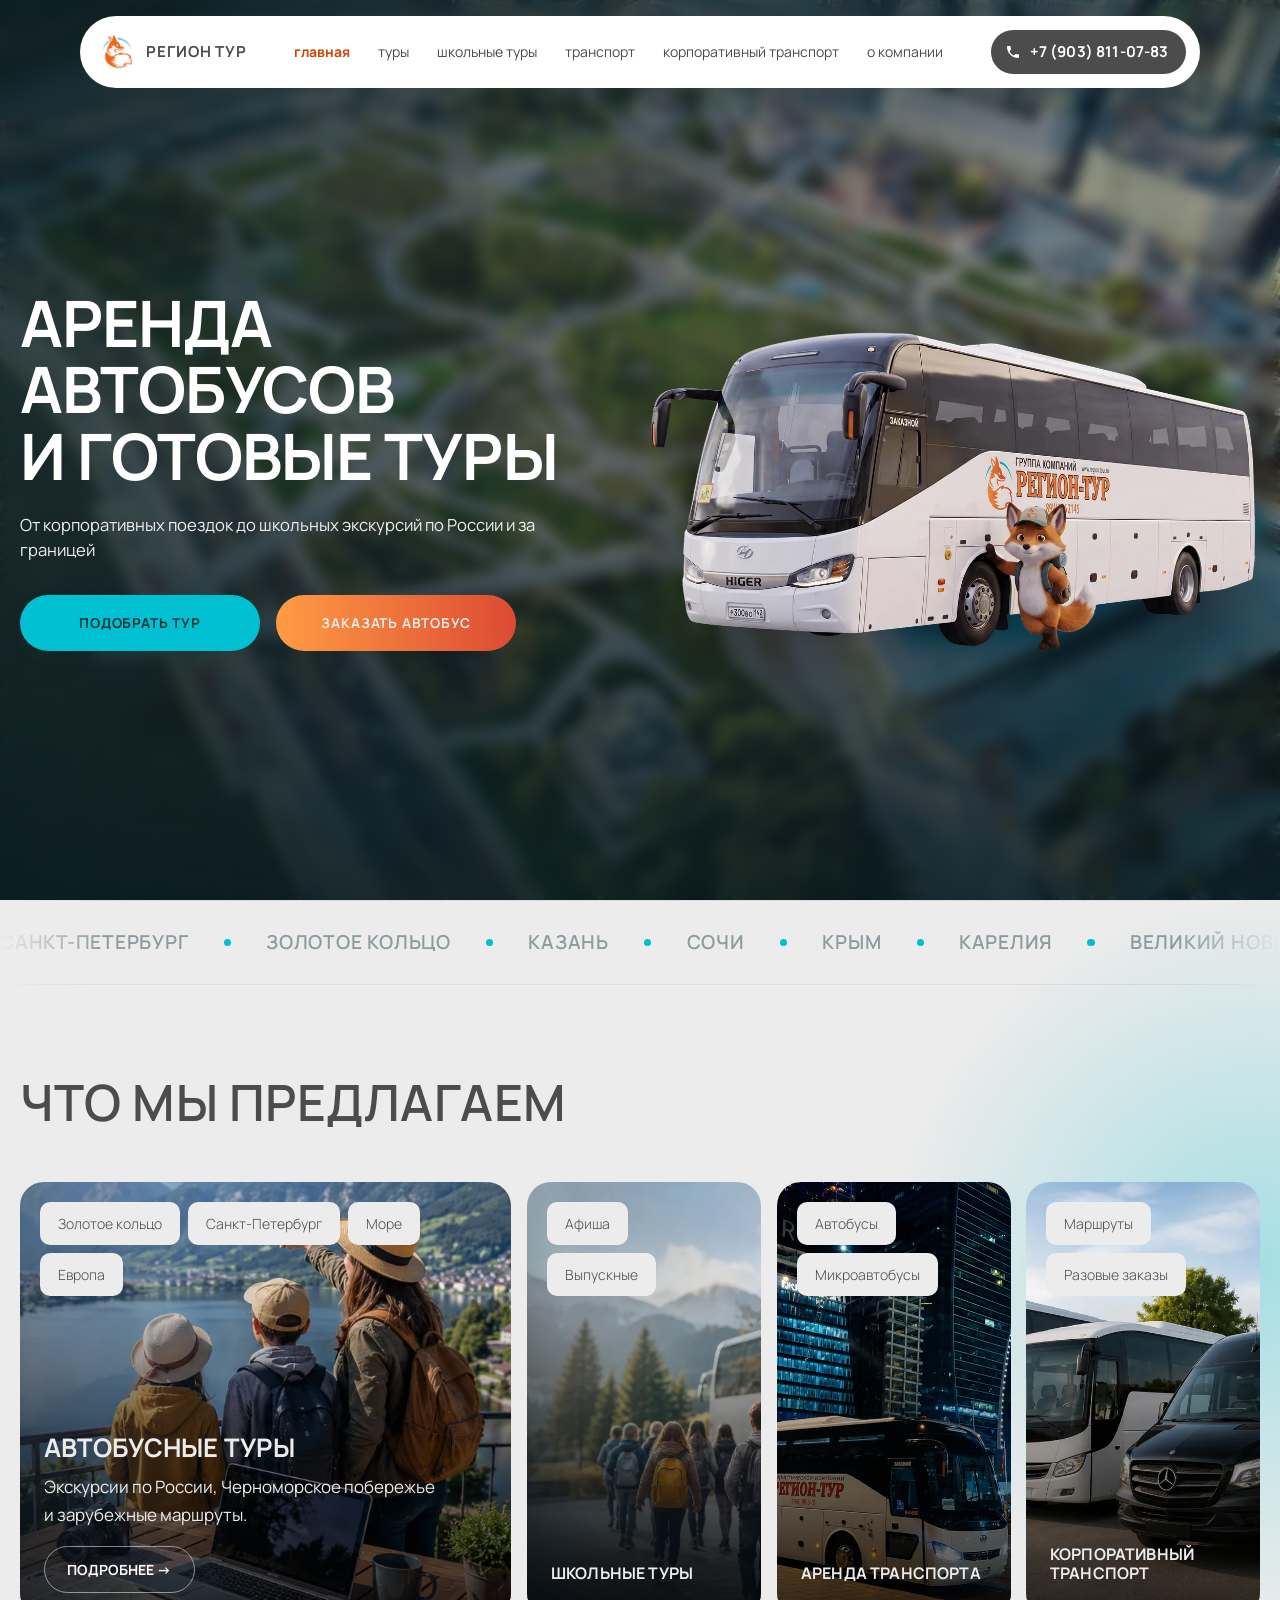
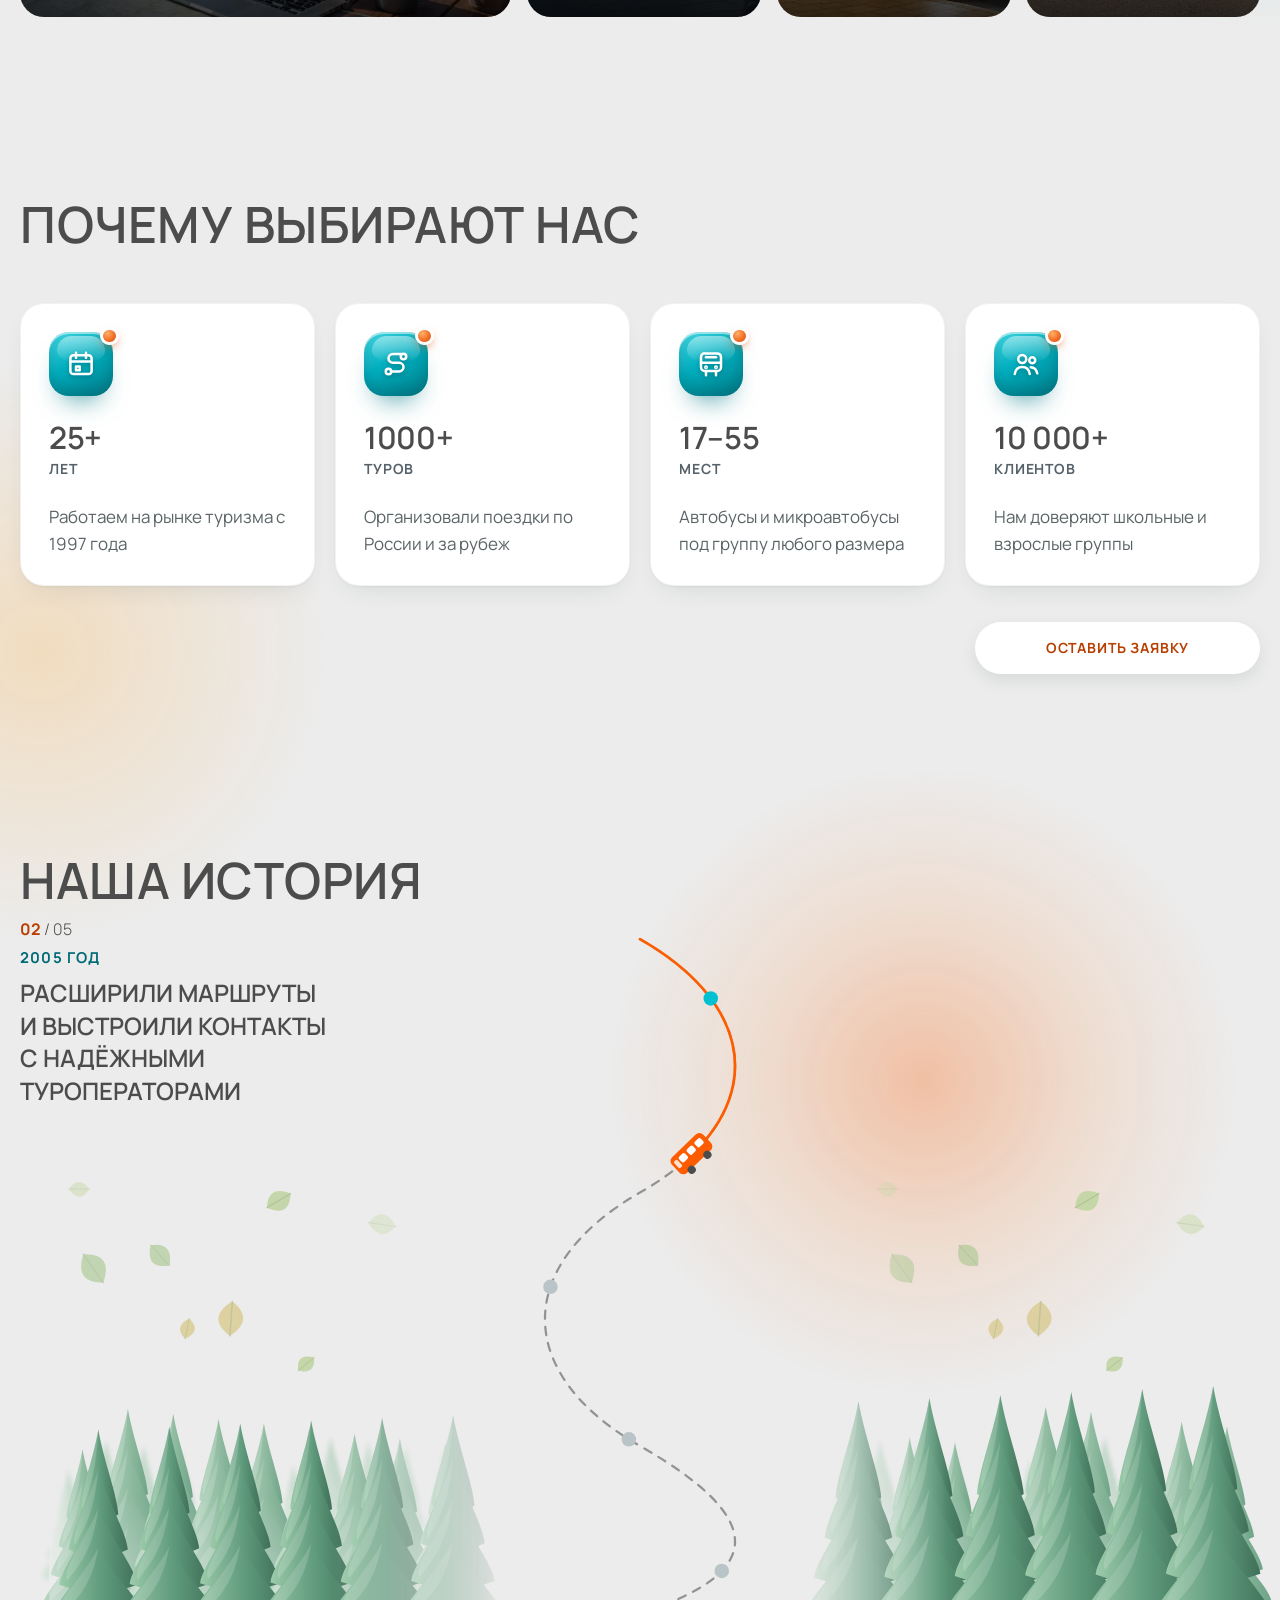
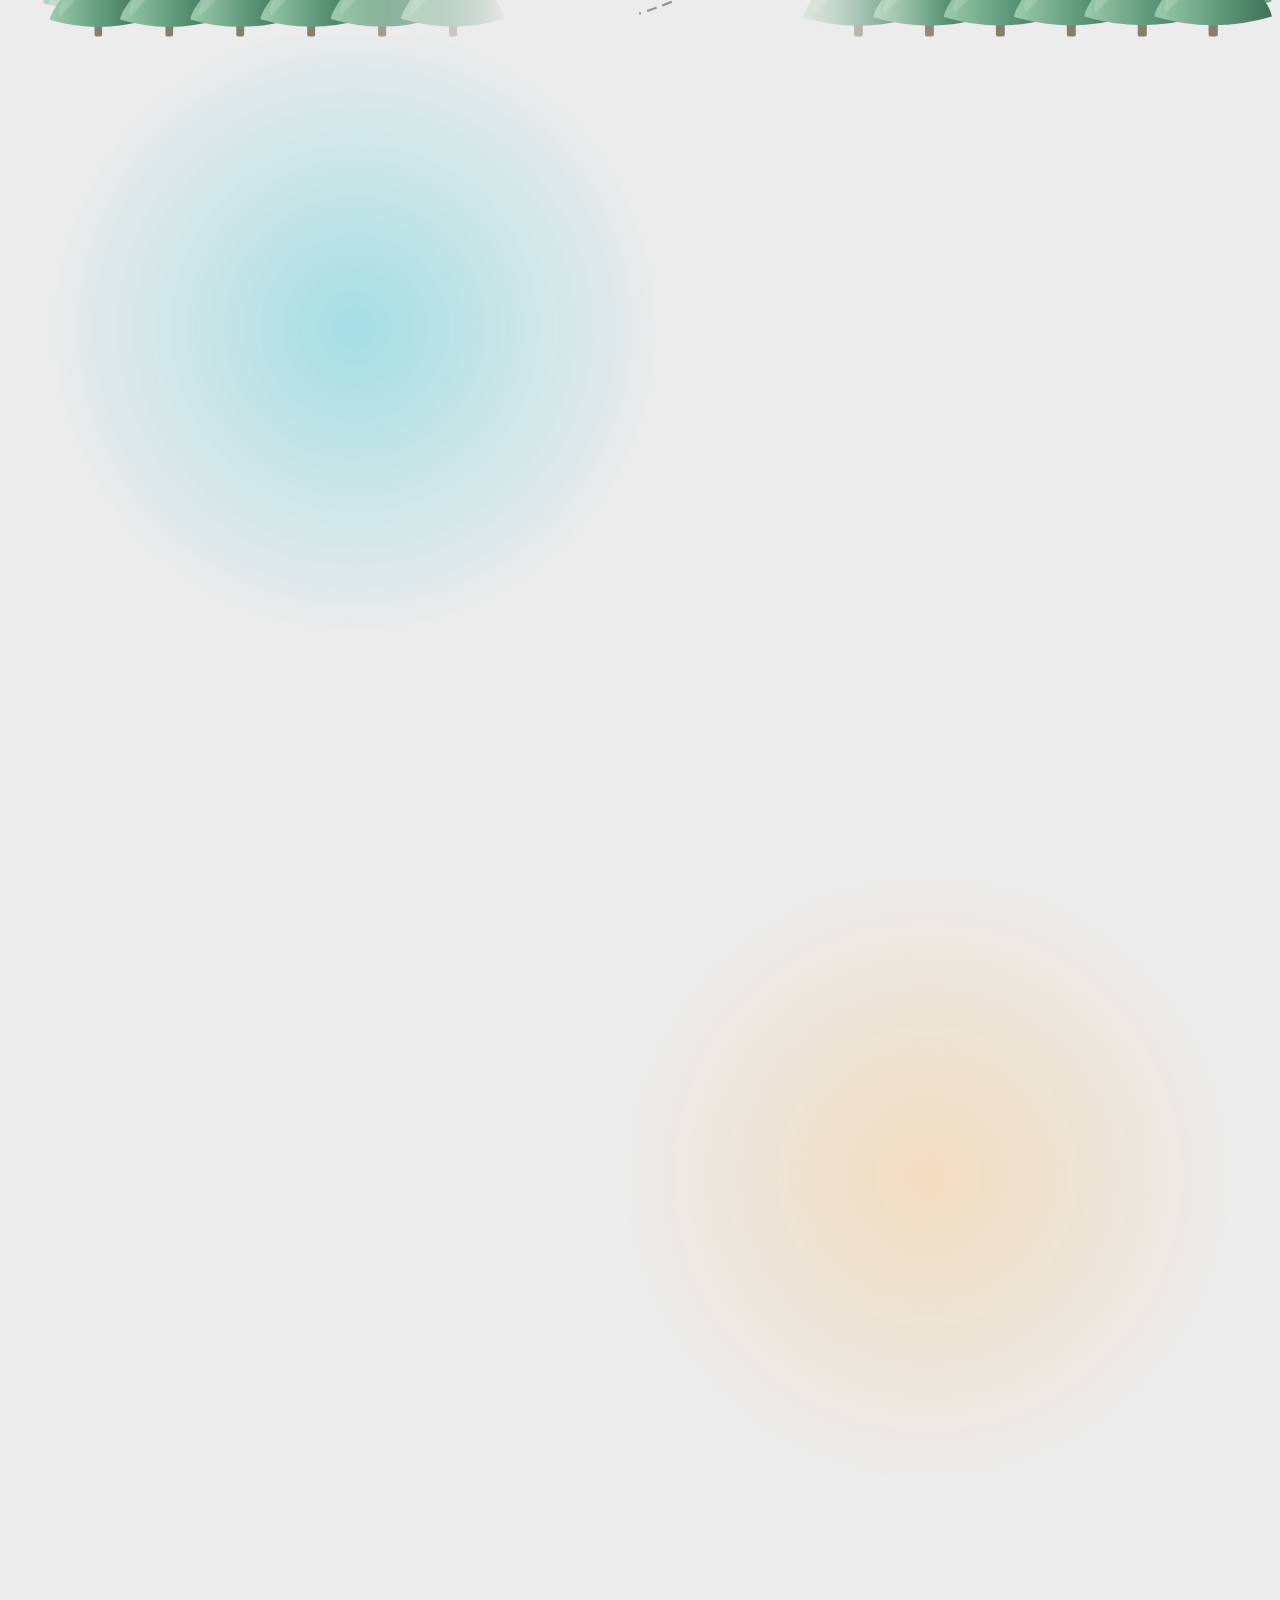
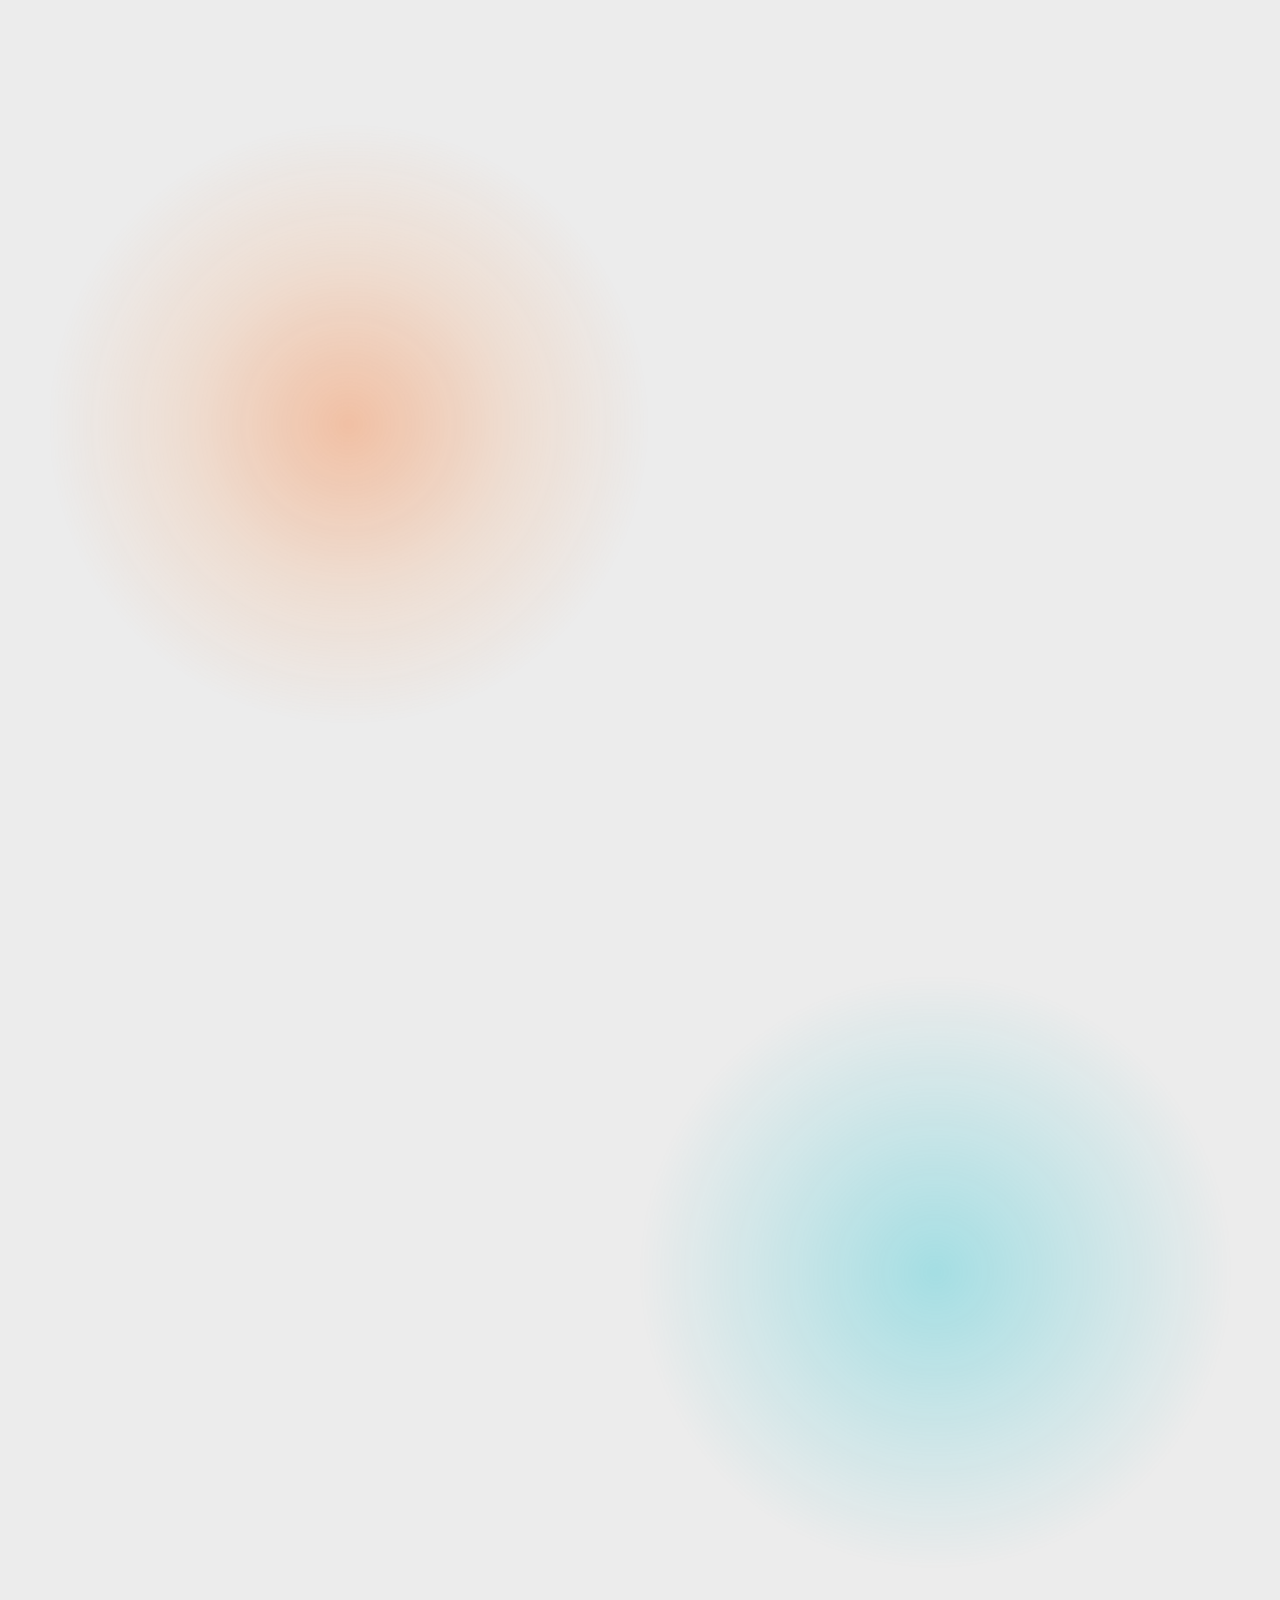
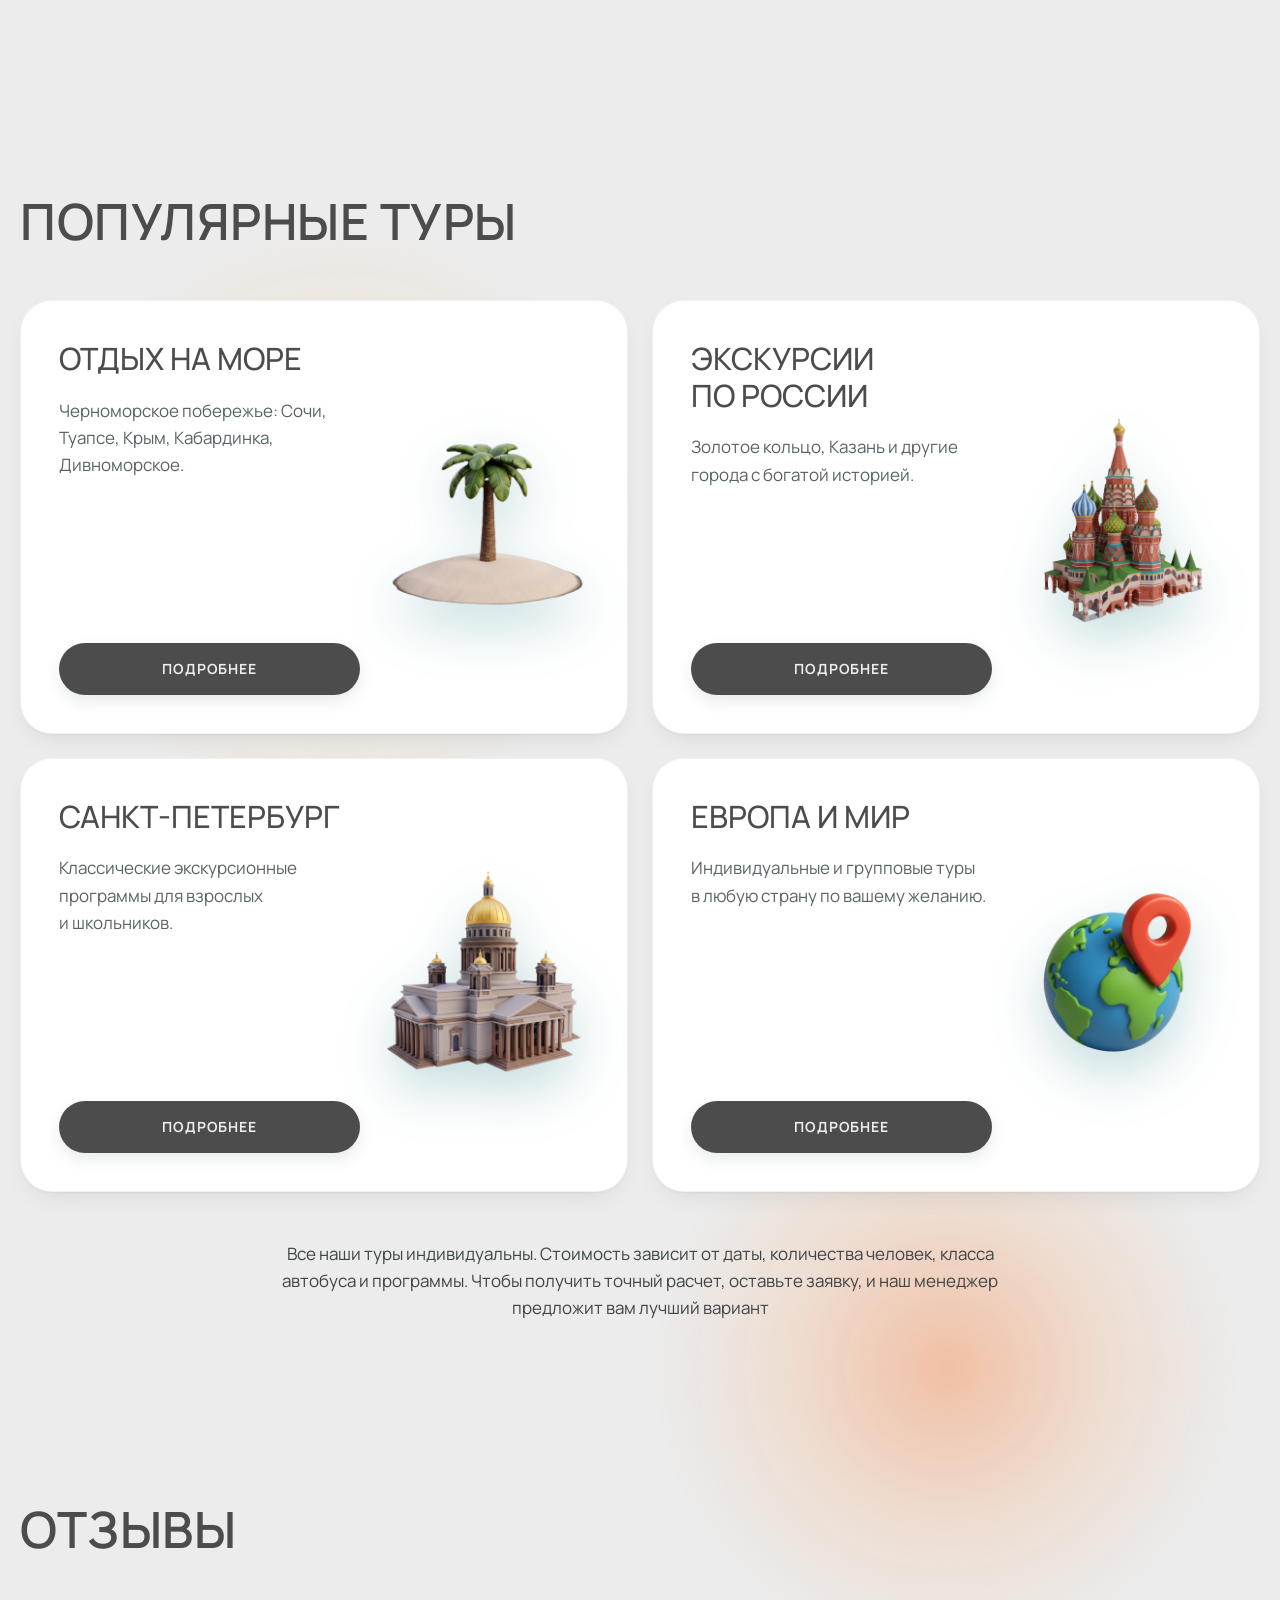
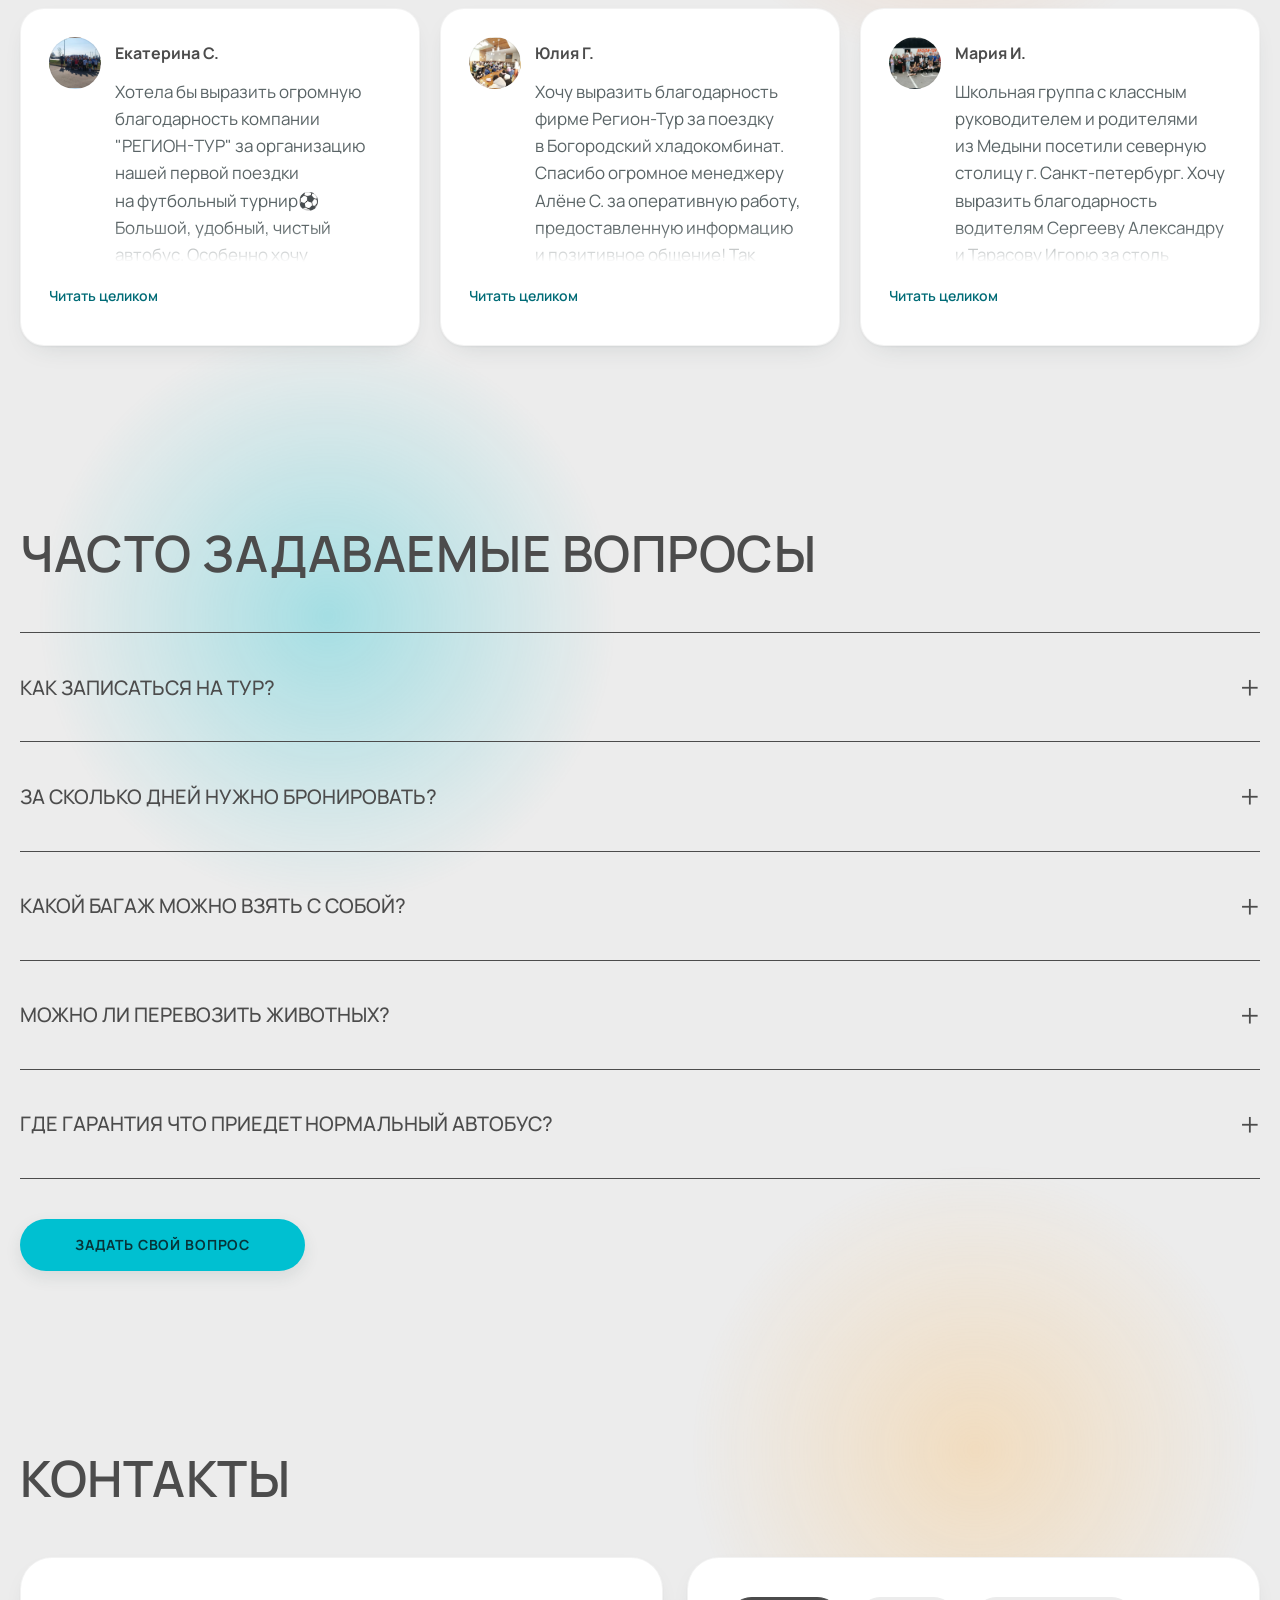
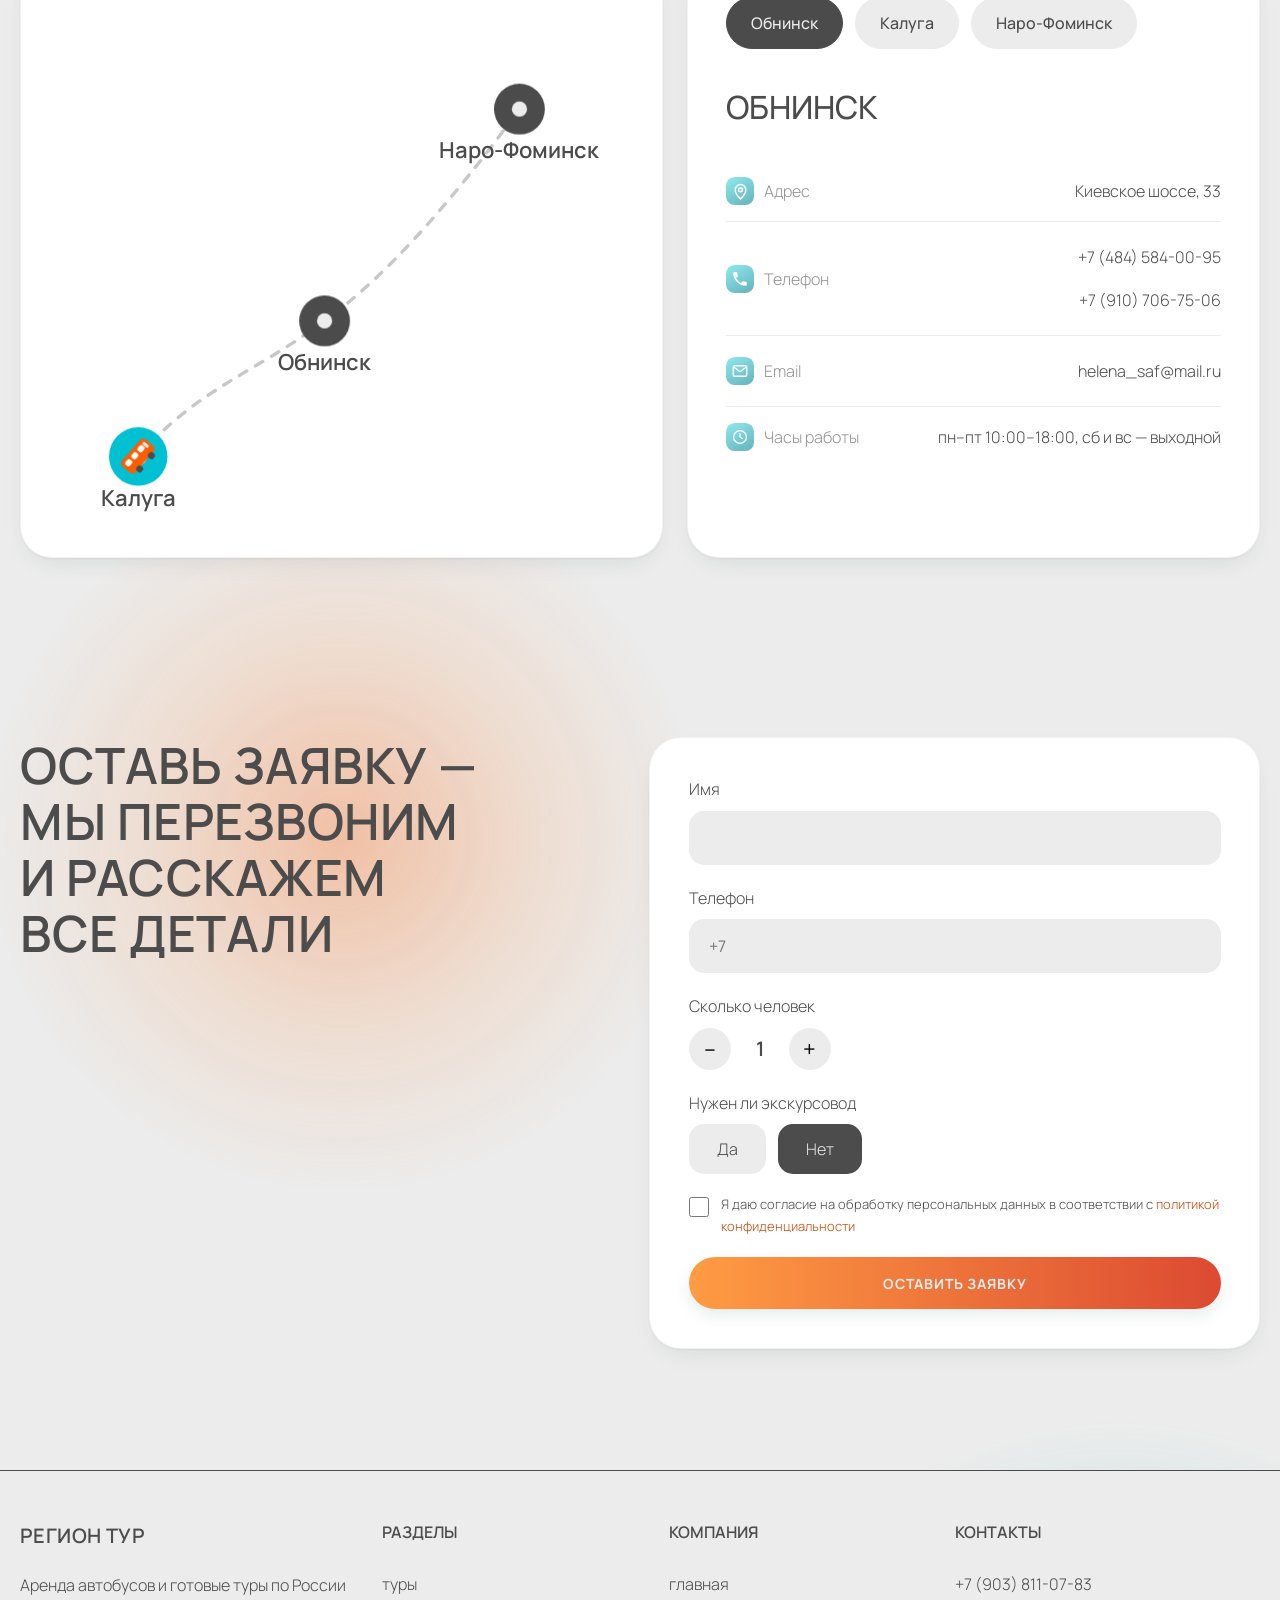
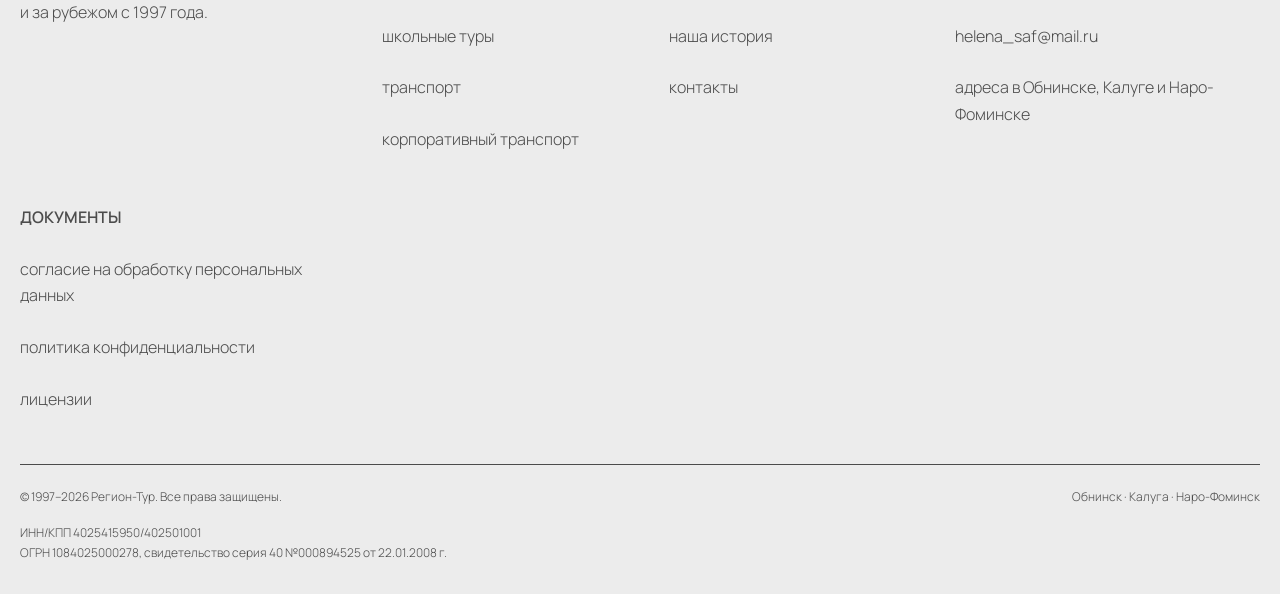
<file: old/index.html>
<!DOCTYPE html>
<html lang="ru">
<head>
<meta charset="UTF-8">
<meta name="viewport" content="width=device-width, initial-scale=1.0">
<title>РЕГИОН ТУР — Аренда автобусов и готовые туры, Калуга</title>
<meta name="description" content="Аренда автобусов и готовые экскурсии из Калуги и Обнинска. Собственный автопарк, 25 лет опыта. Школьные туры, корпоративный транспорт, туры по России и за рубеж.">
<link rel="icon" href="images/favicon.png" type="image/png">
<link rel="stylesheet" href="css/main.css">
</head>
<body class="p-index">

<header class="site-header">
  <div class="container">
    <div class="header-inner">
      <a href="#home" class="logo">
        <img src="images/fox-logo.png" alt="РЕГИОН ТУР" class="logo__img">
        <div class="logo__text"><span class="logo__name">РЕГИОН ТУР</span></div>
      </a>
      <nav class="main-nav" aria-label="Основная навигация"><a href="#home" class="active">главная</a><a href="#bustour">туры</a><a href="#schooltours">школьные туры</a><a href="#transport">транспорт</a><a href="#corporatetransport">корпоративный транспорт</a><a href="#about">о компании</a></nav>
      <div class="header-contact"><a href="tel:+79038110783" class="header-phone" aria-label="Позвонить">+7 (903) 811-07-83</a></div>
      <button class="burger" aria-label="Открыть меню" aria-expanded="false"><span></span><span></span><span></span></button>
    </div>
  </div>
  <nav class="mobile-menu" aria-label="Мобильное меню"><a href="#home">главная</a><a href="#bustour">туры</a><a href="#schooltours">школьные туры</a><a href="#transport">транспорт</a><a href="#corporatetransport">корпоративный транспорт</a><a href="#about">о компании</a><a href="tel:+79038110783" class="mobile-phone">+7 (903) 811-07-83</a></nav>
</header>
<main>
<div class="rt-page" data-page="home" data-body="p-index">
<!-- ГЛАВНЫЙ ЭКРАН -->
<section class="rt-hero rt-hero--page rt-hero--photo">
  <div class="rt-hero__ground" aria-hidden="true"><img src="images/decor/land.svg" alt=""></div>
  <i class="rt-cloud rt-cloud--1"></i><i class="rt-cloud rt-cloud--2"></i><i class="rt-cloud rt-cloud--3"></i>
  <div class="rt-wrap rt-hero__grid">
    <div class="rt-fade rt-fade--l">
      <h1>Аренда автобусов<br>и готовые туры</h1>
      <p>От корпоративных поездок до школьных экскурсий по России и за границей</p>
      <div class="rt-hero__btns" data-reveal><a class="rt-btn rt-btn--teal" href="#bustour">Подобрать тур</a><a class="rt-btn rt-btn--orange" href="#заявка">Заказать автобус</a></div>
    </div>
    <div class="rt-hero__art"><img data-speed="0.07" src="images/bus-mascot.webp" alt="Автобус РЕГИОН-ТУР и лисёнок"></div>
  </div>
</section>
<div class="rt-marquee" aria-hidden="true"><div class="rt-marquee__track"><span>Санкт-Петербург</span><span>Золотое кольцо</span><span>Казань</span><span>Сочи</span><span>Крым</span><span>Карелия</span><span>Великий Новгород</span><span>Псков</span><span>Дивеево</span><span>Белоруссия</span><span>Калуга</span><span>Москва</span><span>Санкт-Петербург</span><span>Золотое кольцо</span><span>Казань</span><span>Сочи</span><span>Крым</span><span>Карелия</span><span>Великий Новгород</span><span>Псков</span><span>Дивеево</span><span>Белоруссия</span><span>Калуга</span><span>Москва</span></div></div><!-- ЧТО МЫ ПРЕДЛАГАЕМ -->
<section class="rt-section">
  <div class="rt-wrap">
    <h2 class="rt-title rt-fade rt-fade--d">Что мы предлагаем</h2>
    <div class="cards-row" id="cardsRow">
      <a class="exp-card active rt-fade rt-fade--u" data-card href="#bustour">
        <span class="exp-card-bg" style="background-image:url('images/tilda/tild6333-3439-4230-a534-346439343038/ChatGPT_Image_2__202.webp')"></span>
        <span class="exp-card-tags"><span class="exp-tag">Золотое кольцо</span><span class="exp-tag">Санкт-Петербург</span><span class="exp-tag">Море</span><span class="exp-tag">Европа</span></span>
        <span class="exp-card-content"><h3>Автобусные туры</h3><p>Экскурсии по&nbsp;России, Черноморское побережье и&nbsp;зарубежные маршруты.</p><span class="exp-card-btn">Подробнее →</span></span>
      </a>
      <a class="exp-card rt-fade rt-fade--u" data-card href="#schooltours">
        <span class="exp-card-bg" style="background-image:url('images/tilda/tild3536-6233-4136-b639-626131646239/image-4.webp')"></span>
        <span class="exp-card-tags"><span class="exp-tag">Афиша</span><span class="exp-tag">Выпускные</span><span class="exp-tag">Сопровождение</span></span>
        <span class="exp-card-content"><h3>Школьные туры</h3><p>Популярные направления, сопровождение и&nbsp;все документы для ГИБДД.</p><span class="exp-card-btn">Подробнее →</span></span>
      </a>
      <a class="exp-card rt-fade rt-fade--u" data-card href="#transport">
        <span class="exp-card-bg" style="background-image:url('images/tilda/tild3264-3438-4564-a664-316539656564/ChatGPT_Image_2__202.webp')"></span>
        <span class="exp-card-tags"><span class="exp-tag">Автобусы</span><span class="exp-tag">Микроавтобусы</span><span class="exp-tag">Трансферы</span></span>
        <span class="exp-card-content"><h3>Аренда транспорта</h3><p>Автобусы и&nbsp;микроавтобусы от&nbsp;17&nbsp;до&nbsp;55&nbsp;мест под любую задачу.</p><span class="exp-card-btn">Подробнее →</span></span>
      </a>
      <a class="exp-card rt-fade rt-fade--u" data-card href="#corporatetransport">
        <span class="exp-card-bg" style="background-image:url('images/tilda/tild3762-6438-4534-b139-643230663265/ChatGPT_Image_20__20.webp')"></span>
        <span class="exp-card-tags"><span class="exp-tag">Маршруты</span><span class="exp-tag">Разовые заказы</span><span class="exp-tag">Договор</span></span>
        <span class="exp-card-content"><h3>Корпоративный транспорт</h3><p>Регулярная доставка сотрудников и&nbsp;поездки для компаний.</p><span class="exp-card-btn">Подробнее →</span></span>
      </a>
    </div>
  </div>
</section>

<!-- ПОЧЕМУ ВЫБИРАЮТ НАС -->
<section class="rt-section">
  <div class="rt-wrap">
    <h2 class="rt-title rt-fade rt-fade--d">Почему выбирают нас</h2>
    <div class="rt-stats"><div class="rt-stat rt-fade rt-fade--l"><span class="rt-ico" aria-hidden="true"><svg viewBox="0 0 24 24" fill="none" stroke="currentColor" stroke-width="1.7" stroke-linecap="round" stroke-linejoin="round"><rect x="3.5" y="5" width="17" height="15" rx="2.5"/><path d="M3.5 10h17M8 3v4M16 3v4"/><path d="M8 14h3v3H8z"/></svg></span><div class="rt-stat__num">25+</div><div class="rt-stat__label">лет</div><p>Работаем на рынке туризма с 1997 года</p></div><div class="rt-stat rt-fade rt-fade--l"><span class="rt-ico" aria-hidden="true"><svg viewBox="0 0 24 24" fill="none" stroke="currentColor" stroke-width="1.7" stroke-linecap="round" stroke-linejoin="round"><circle cx="6" cy="18" r="2.2"/><circle cx="18" cy="6" r="2.2"/><path d="M8 18h6.5a3.5 3.5 0 0 0 0-7h-5a3.5 3.5 0 0 1 0-7H16"/></svg></span><div class="rt-stat__num">1000+</div><div class="rt-stat__label">туров</div><p>Организовали поездки по России и за рубеж</p></div><div class="rt-stat rt-fade rt-fade--r"><span class="rt-ico" aria-hidden="true"><svg viewBox="0 0 24 24" fill="none" stroke="currentColor" stroke-width="1.7" stroke-linecap="round" stroke-linejoin="round"><rect x="4" y="3.5" width="16" height="14" rx="3"/><path d="M4 11h16M8 21v-3.5M16 21v-3.5"/><circle cx="8" cy="14.5" r=".6"/><circle cx="16" cy="14.5" r=".6"/><path d="M8 6.5h8"/></svg></span><div class="rt-stat__num">17–55</div><div class="rt-stat__label">мест</div><p>Автобусы и микроавтобусы под группу любого размера</p></div><div class="rt-stat rt-fade rt-fade--r"><span class="rt-ico" aria-hidden="true"><svg viewBox="0 0 24 24" fill="none" stroke="currentColor" stroke-width="1.7" stroke-linecap="round" stroke-linejoin="round"><circle cx="9" cy="8" r="3.2"/><path d="M3 20c.6-3.6 3-5.6 6-5.6s5.4 2 6 5.6"/><circle cx="17" cy="9" r="2.4"/><path d="M15.8 14.6c2.6.1 4.6 1.9 5.2 4.9"/></svg></span><div class="rt-stat__num">10 000+</div><div class="rt-stat__label">клиентов</div><p>Нам доверяют школьные и взрослые группы</p></div></div><div class="rt-stats-cta"><a class="rt-btn rt-btn--white" href="#заявка">Оставить заявку</a></div>  </div>
</section>

<!-- НАША ИСТОРИЯ: прокрутка — автобус едет по маршруту, на каждом экране один тезис -->
<section class="rt-story" id="история" aria-label="Наша история">
  <div class="rt-story__stage">
    <h2 class="rt-title rt-story__title">Наша история</h2>

        <div class="rt-scene rt-scene--snow" data-step="0" aria-hidden="true"><div class="rt-scene__side rt-scene__side--l"></div><div class="rt-scene__side rt-scene__side--r"></div></div>
    <div class="rt-scene rt-scene--forest" data-step="1" aria-hidden="true"><div class="rt-scene__side rt-scene__side--l"></div><div class="rt-scene__side rt-scene__side--r"></div></div>
    <div class="rt-scene rt-scene--steppe" data-step="2" aria-hidden="true"><div class="rt-scene__side rt-scene__side--l"></div><div class="rt-scene__side rt-scene__side--r"></div></div>
    <div class="rt-scene rt-scene--mountains" data-step="3" aria-hidden="true"><div class="rt-scene__side rt-scene__side--l"></div><div class="rt-scene__side rt-scene__side--r"></div></div>
    <div class="rt-scene rt-scene--sea" data-step="4" aria-hidden="true"><div class="rt-scene__side rt-scene__side--l"></div><div class="rt-scene__side rt-scene__side--r"></div></div>
    <div class="rt-story__grid">
      <div class="rt-story__texts">
        <div class="rt-story__count"><b id="rtStoryNum">01</b> / 05</div>
        <p class="rt-story__text is-active"><span class="yr">1997 год</span>Открыли компанию и&nbsp;начали работу на&nbsp;рынке туристических услуг</p>
        <p class="rt-story__text"><span class="yr">2005 год</span>Расширили маршруты и&nbsp;выстроили контакты с&nbsp;надёжными туроператорами</p>
        <p class="rt-story__text"><span class="yr">2012 год</span>Запустили школьные программы с&nbsp;безопасным сопровождением</p>
        <p class="rt-story__text"><span class="yr">2018 год</span>Развили направление автобусных туров, деловых поездок и&nbsp;обучающих экскурсий</p>
        <p class="rt-story__text"><span class="yr">2026 год</span>Продолжаем расти: с&nbsp;каждым годом всё больше довольных клиентов и&nbsp;новых маршрутов</p>
      </div>
      <svg class="rt-story__route" id="rtRoute" viewBox="0 0 400 800" preserveAspectRatio="xMidYMid meet" aria-hidden="true">
        <path id="rtRoutePath" d="M200,30 C340,110 340,230 200,310 C60,390 60,510 200,590 C340,670 340,730 200,775" fill="none" stroke="#4B4B4B" stroke-opacity=".55" stroke-width="2.5" stroke-dasharray="9 9" stroke-linecap="round"/>
        <path id="rtRouteDone" d="M200,30 C340,110 340,230 200,310 C60,390 60,510 200,590 C340,670 340,730 200,775" fill="none" stroke="#FE5C00" stroke-width="3" stroke-dasharray="0 9999" stroke-linecap="round"/>
        <g id="rtDots"></g>
        <g id="rtBus">
          <g transform="translate(-24,-13)">
            <rect width="48" height="24" rx="6" fill="#FE5C00"/>
            <rect x="5" y="5" width="9" height="8" rx="2" fill="#fff"/><rect x="17" y="5" width="9" height="8" rx="2" fill="#fff"/><rect x="29" y="5" width="9" height="8" rx="2" fill="#fff"/>
            <rect x="40" y="5" width="5" height="10" rx="2" fill="#FFE2D1"/>
            <circle cx="12" cy="25" r="4.5" fill="#4C4C4C"/><circle cx="36" cy="25" r="4.5" fill="#4C4C4C"/>
          </g>
        </g>
      </svg>
    </div>
  </div>
</section>

<!-- ПОПУЛЯРНЫЕ ТУРЫ -->
<section class="rt-section">
  <div class="rt-wrap">
    <h2 class="rt-title rt-fade rt-fade--d">Популярные туры</h2>
    <div class="rt-tours">
      <article class="rt-tour rt-fade rt-fade--d"><div class="rt-tour__body"><h3>Отдых на&nbsp;море</h3><p>Черноморское побережье: Сочи, Туапсе, Крым, Кабардинка, Дивноморское.</p><a class="rt-btn rt-btn--dark" href="#bustour">Подробнее</a></div><div class="rt-tour__img"><img src="images/tilda/tild6330-6530-4261-b232-323137663135/edbced69c6602387ebf4.webp" alt="" loading="lazy"></div></article>
      <article class="rt-tour rt-fade rt-fade--d"><div class="rt-tour__body"><h3>Экскурсии по&nbsp;России</h3><p>Золотое кольцо, Казань и&nbsp;другие города с&nbsp;богатой историей.</p><a class="rt-btn rt-btn--dark" href="#bustour">Подробнее</a></div><div class="rt-tour__img"><img src="images/tilda/tild6537-6431-4665-b164-356161323633/_1.webp" alt="" loading="lazy"></div></article>
      <article class="rt-tour rt-fade rt-fade--d"><div class="rt-tour__body"><h3>Санкт-Петербург</h3><p>Классические экскурсионные программы для взрослых и&nbsp;школьников.</p><a class="rt-btn rt-btn--dark" href="#bustour">Подробнее</a></div><div class="rt-tour__img"><img src="images/tilda/tild3061-3266-4435-a163-326638396238/b91988ea7b08db5a6f05.webp" alt="" loading="lazy"></div></article>
      <article class="rt-tour rt-fade rt-fade--d"><div class="rt-tour__body"><h3>Европа и&nbsp;мир</h3><p>Индивидуальные и&nbsp;групповые туры в&nbsp;любую страну по&nbsp;вашему желанию.</p><a class="rt-btn rt-btn--dark" href="#bustour">Подробнее</a></div><div class="rt-tour__img"><img src="images/tilda/tild3666-6238-4132-b335-393730353931/7cbdf37f8d3d6bd68e65.webp" alt="" loading="lazy"></div></article>
    </div>
    <p class="rt-note">Все наши туры индивидуальны. Стоимость зависит от&nbsp;даты, количества человек, класса автобуса и&nbsp;программы. Чтобы получить точный расчет, оставьте заявку, и&nbsp;наш менеджер предложит вам лучший вариант</p>
  </div>
</section>

<!-- ОТЗЫВЫ -->
<section class="rt-section">
  <div class="rt-wrap">
    <h2 class="rt-title rt-fade rt-fade--d">Отзывы</h2>
    <div class="rt-reviews">
      <div class="rt-review rt-fade rt-fade--l"><div class="rt-review__photo" style="background-image:url('images/tilda/tild3330-3536-4132-b935-373736303965/XXL-2.webp')"></div><h3>Екатерина С.</h3><p>Хотела бы&nbsp;выразить огромную благодарность компании &quot;РЕГИОН-ТУР&quot; за&nbsp;организацию нашей первой поездки на&nbsp;футбольный турнир⚽ Большой, удобный, чистый автобус. Особенно хочу поблагодарить нашего водителя Гелерт Андрея&nbsp;— пунктуальный, позитивный, вежливый, профессионал своего дела👌 Если вы&nbsp;хотите ехать в&nbsp;комфорте и&nbsp;безопасности, то&nbsp;вам сюда! Спасибо за&nbsp;поездку, нам очень понравилось! Вернемся к&nbsp;Вам не&nbsp;раз!!!🚍</p><button type="button" class="rt-review__more" onclick="this.closest('.rt-review').classList.toggle('is-open');this.textContent=this.closest('.rt-review').classList.contains('is-open')?'Свернуть':'Читать целиком'">Читать целиком</button></div>
      <div class="rt-review rt-fade rt-review--big rt-fade--d"><div class="rt-review__photo" style="background-image:url('images/tilda/tild3065-3930-4562-a636-653434663466/XXL.webp')"></div><h3>Юлия Г.</h3><p>Хочу выразить благодарность фирме Регион-Тур за&nbsp;поездку в&nbsp;Богородский хладокомбинат. Спасибо огромное менеджеру Алёне С. за&nbsp;оперативную работу, предоставленную информацию и&nbsp;позитивное общение! Так же&nbsp;особая благодарность водителю Сняткову Дмитрию Сергеевичу. Отнёсся с&nbsp;пониманием и&nbsp;уважением к&nbsp;детям и&nbsp;взрослым! Автобус отличный, чистенький, добрая атмосфера не&nbsp;покидала всю поездку. Водитель профессионал своего дела, можно сказать не&nbsp;ехали, а&nbsp;как-будто плыли на&nbsp;корабле, дети так расслабились, что пропаспали многие всю дорогу. Естественно будем заказывать ещё. Спасибо огромное вам ребята, дальнейших успехов, побольше заказов и&nbsp;всех благ перед Новогодними праздниками 🤗❣️</p><button type="button" class="rt-review__more" onclick="this.closest('.rt-review').classList.toggle('is-open');this.textContent=this.closest('.rt-review').classList.contains('is-open')?'Свернуть':'Читать целиком'">Читать целиком</button></div>
      <div class="rt-review rt-fade rt-fade--r"><div class="rt-review__photo" style="background-image:url('images/tilda/tild3466-3333-4033-b438-656566653063/XXL-3.webp')"></div><h3>Мария И.</h3><p>Школьная группа с&nbsp;классным руководителем и&nbsp;родителями из&nbsp;Медыни посетили северную столицу г. Санкт-петербург. Хочу выразить благодарность водителям Сергееву Александру и&nbsp;Тарасову Игорю за&nbsp;столь прекрасную, комфортабельную поездку! Водители молодцы! Хочу ещё раз отметить, что Александр и&nbsp;Игорь внимательны ко&nbsp;всем своим попутчикам. Доехали быстро и&nbsp;с комфортом. Ещё раз огромное спасибо🙏💕. Буду рекомендовать Вас!</p><button type="button" class="rt-review__more" onclick="this.closest('.rt-review').classList.toggle('is-open');this.textContent=this.closest('.rt-review').classList.contains('is-open')?'Свернуть':'Читать целиком'">Читать целиком</button></div>
    </div>
  </div>
</section>

<!-- FAQ -->
<section class="rt-section">
  <div class="rt-wrap rt-faq">
    <h2 class="rt-title rt-fade rt-fade--d">Часто задаваемые вопросы</h2>
    <details><summary>Как записаться на&nbsp;тур?</summary><p>Ознакомьтесь с&nbsp;турами на&nbsp;сайте и&nbsp;оставьте заявку, или позвоните нам напрямую</p></details><details><summary>За&nbsp;сколько дней нужно бронировать?</summary><p>Чем раньше&nbsp;— тем лучше, места ограничены.</p></details><details><summary>Какой багаж можно взять с&nbsp;собой?</summary><p>Стандартный туристический багаж размещается в&nbsp;багажном отсеке. Если везёте что-то крупное или нестандартное&nbsp;— уточните при бронировании.</p></details><details><summary>Можно ли&nbsp;перевозить животных?</summary><p>Только в&nbsp;специальных переносках. Уточняйте заранее.</p></details><details><summary>Где гарантия что приедет нормальный автобус?</summary><p>Весь транспорт собственный, проходит регулярное техобслуживание. Автопарк регулярно обновляется.</p></details>
    <div class="rt-faq-cta"><a class="rt-btn rt-btn--teal" href="#заявка">Задать свой вопрос</a></div>
  </div>
</section>
<!-- КОНТАКТЫ -->
<section class="rt-section" id="контакты">
  <div class="rt-wrap">
    <h2 class="rt-title rt-fade rt-fade--d">Контакты</h2>
    <div class="rt-map-block" id="rtMapBlock">
      <div class="rt-map-card">
        <svg viewBox="0 0 700 650" class="rt-map-svg" xmlns="http://www.w3.org/2000/svg">
          <path class="rt-road" d="M110,560 C180,480 250,460 330,400 C400,350 480,260 560,150"></path>
          <g class="rt-city-marker active" data-city="Калуга"><circle class="rt-dot-pulse" cx="110" cy="560" r="30"></circle><circle class="rt-dot-outer" cx="110" cy="560" r="30"></circle><circle class="rt-dot-inner" cx="110" cy="560" r="9"></circle></g>
          <text class="rt-city-label" x="110" y="618" text-anchor="middle">Калуга</text>
          <g class="rt-city-marker" data-city="Обнинск"><circle class="rt-dot-pulse" cx="330" cy="400" r="30"></circle><circle class="rt-dot-outer" cx="330" cy="400" r="30"></circle><circle class="rt-dot-inner" cx="330" cy="400" r="9"></circle></g>
          <text class="rt-city-label" x="330" y="458" text-anchor="middle">Обнинск</text>
          <g class="rt-city-marker" data-city="Наро-Фоминск"><circle class="rt-dot-pulse" cx="560" cy="150" r="30"></circle><circle class="rt-dot-outer" cx="560" cy="150" r="30"></circle><circle class="rt-dot-inner" cx="560" cy="150" r="9"></circle></g>
          <text class="rt-city-label" x="560" y="208" text-anchor="middle">Наро-Фоминск</text>
          <g class="rt-map-bus"><g transform="translate(-21,-11)">
            <rect width="42" height="21" rx="5" fill="#FE5C00"/>
            <rect x="4" y="4" width="8" height="7" rx="2" fill="#fff"/><rect x="15" y="4" width="8" height="7" rx="2" fill="#fff"/><rect x="26" y="4" width="8" height="7" rx="2" fill="#fff"/>
            <rect x="35" y="4" width="4" height="9" rx="2" fill="#FFE2D1"/>
            <circle cx="11" cy="22" r="4" fill="#4C4C4C"/><circle cx="32" cy="22" r="4" fill="#4C4C4C"/>
          </g></g>
        </svg>
      </div>
      <div class="rt-info-card">
        <div class="rt-tabs"><button class="rt-tab active" data-city="Обнинск">Обнинск</button><button class="rt-tab" data-city="Калуга">Калуга</button><button class="rt-tab" data-city="Наро-Фоминск">Наро-Фоминск</button></div>
                <h3 class="rt-city-title" id="rtCityTitle">Обнинск</h3>
        <div class="rt-field"><span class="rt-field-label">Адрес</span><span class="rt-field-value" id="rtAddress">Киевское шоссе, 33</span></div>
        <div class="rt-field"><span class="rt-field-label">Телефон</span><span class="rt-field-value"><a id="rtPhone" href="tel:+74845840095">+7 (484) 584-00-95</a><a id="rtPhone2" href="tel:+79107067506">+7 (910) 706-75-06</a></span></div>
        <div class="rt-field"><span class="rt-field-label">Email</span><span class="rt-field-value"><a id="rtEmail" href="mailto:helena_saf@mail.ru">helena_saf@mail.ru</a></span></div>
        <div class="rt-field rt-field-last"><span class="rt-field-label">Часы работы</span><span class="rt-field-value" id="rtHours">пн–пт 10:00–18:00, сб и вс — выходной</span></div>
      </div>
    </div>
  </div>
</section>

<!-- ЗАЯВКА -->
</div>
<div class="rt-page" data-page="bustour" data-body="p-bustour" hidden>
<section class="rt-hero rt-hero--page rt-hero--photo rt-hero--ph-kreml">
  <div class="rt-hero__ground" aria-hidden="true"><img src="images/decor/land.svg" alt=""></div>
  <i class="rt-cloud rt-cloud--1"></i><i class="rt-cloud rt-cloud--2"></i><i class="rt-cloud rt-cloud--3"></i>
  <div class="rt-wrap rt-hero__grid">
    <div class="rt-fade rt-fade--l">
      <h1>Автобусные туры</h1>
      <p>Мы организуем автобусные туры с 1997 года. За это время провели более 1000 поездок для взрослых и школьных групп. Мы знаем, как сделать маршрут интересным, а дорога — комфортной, чтобы вы наслаждались поездкой, а не решали организационные вопросы</p>
      <div class="rt-hero__btns" data-reveal><a class="rt-btn rt-btn--teal" href="#экскурсии">Куда ездим</a><a class="rt-btn rt-btn--orange" href="#заявка">Заказать автобус</a></div>
    </div>
    <div class="rt-hero__art"><img data-speed="0.07" src="images/bus-mascot.webp" alt="Автобус РЕГИОН-ТУР и лисёнок"></div>
  </div>
</section><div class="rt-marquee" aria-hidden="true"><div class="rt-marquee__track"><span>Санкт-Петербург</span><span>Золотое кольцо</span><span>Казань</span><span>Сочи</span><span>Крым</span><span>Карелия</span><span>Великий Новгород</span><span>Псков</span><span>Дивеево</span><span>Белоруссия</span><span>Калуга</span><span>Москва</span><span>Санкт-Петербург</span><span>Золотое кольцо</span><span>Казань</span><span>Сочи</span><span>Крым</span><span>Карелия</span><span>Великий Новгород</span><span>Псков</span><span>Дивеево</span><span>Белоруссия</span><span>Калуга</span><span>Москва</span></div></div><section class="rt-section">
  <div class="rt-wrap">
    <h2 class="rt-title rt-fade rt-fade--d">Что мы&nbsp;можем организовать</h2>
    <p class="pg-lead rt-fade rt-fade--d">К&nbsp;любой поездке можно добавить экскурсовода. Укажите это в&nbsp;заявке.</p><div class="pg-cards "><article class="pg-card rt-fade rt-fade--u"><div class="pg-card__img"><img src="images/tilda/tild3232-6431-4136-a432-306639303331/generated.webp" alt="Экскурсионные туры" loading="lazy"></div><div class="pg-card__body"><h3>Экскурсионные туры</h3><p>в&nbsp;Санкт-Петербург, Казань, Золотое кольцо</p></div></article><article class="pg-card rt-fade rt-fade--u"><div class="pg-card__img"><img src="images/tilda/tild6263-3134-4666-b938-646166643934/generated.webp" alt="Отдых на Черноморском побережье" loading="lazy"></div><div class="pg-card__body"><h3>Отдых на&nbsp;Черноморском побережье</h3><p>Сочи, Туапсе, Крым, Дивноморское, Кабардинка</p></div></article><article class="pg-card rt-fade rt-fade--u"><div class="pg-card__img"><img src="images/tilda/tild3161-6539-4530-b566-623139326665/generated.webp" alt="Путешествия по Европе" loading="lazy"></div><div class="pg-card__body"><h3>Путешествия по&nbsp;Европе</h3><p>и&nbsp;другим странам мира</p></div></article><article class="pg-card rt-fade rt-fade--u"><div class="pg-card__img"><img src="images/tilda/tild3961-3932-4564-a166-323736393366/generated.webp" alt="Индивидуальные маршруты" loading="lazy"></div><div class="pg-card__body"><h3>Индивидуальные маршруты</h3><p>по&nbsp;вашим пожеланиям</p></div></article></div>
  </div>
</section><section class="rt-section" id="экскурсии">
  <div class="rt-wrap">
    <h2 class="rt-title rt-fade rt-fade--d">Экскурсии</h2>
    <div class="pg-cards pg-cards--gallery"><article class="pg-card rt-fade rt-fade--u"><div class="pg-card__img"><img src="images/tilda/tild6165-3064-4536-b366-356338643564/Zvenigorod1.webp" alt="Звенигород" loading="lazy"></div><div class="pg-card__body"><h3>Звенигород</h3><p>Старинный город 1152&nbsp;г. с&nbsp;Саввино-Сторожевым монастырем, дворцом и&nbsp;музеем десерта.</p></div></article><article class="pg-card rt-fade rt-fade--u"><div class="pg-card__img"><img src="images/tilda/tild3036-6336-4635-a637-663865643863/S01.webp" alt="Серпухов" loading="lazy"></div><div class="pg-card__body"><h3>Серпухов</h3><p>Исторический город, предлагающий насыщенную экскурсионную программу.</p></div></article><article class="pg-card rt-fade rt-fade--u"><div class="pg-card__img"><img src="images/tilda/tild6564-6463-4832-b736-656430326439/T01.webp" alt="Таруса" loading="lazy"></div><div class="pg-card__body"><h3>Таруса</h3><p>Город поэтов: живописный город на&nbsp;Оке, известный как место вдохновения многих поэтов и&nbsp;художников.</p></div></article><article class="pg-card rt-fade rt-fade--u"><div class="pg-card__img"><img src="images/tilda/tild3866-3362-4835-b638-643163646265/M01.webp" alt="Мелихово - Талеж - Давидова Пустынь" loading="lazy"></div><div class="pg-card__body"><h3>Мелихово - Талеж - Давидова Пустынь</h3><p>Поездка по&nbsp;чеховским местам с&nbsp;посещением усадьбы Мелихово и&nbsp;святых обителей.</p></div></article><article class="pg-card rt-fade rt-fade--u"><div class="pg-card__img"><img src="images/tilda/tild3266-3535-4635-b062-346266643666/O01.webp" alt="Оптина пустынь - Козельск" loading="lazy"></div><div class="pg-card__body"><h3>Оптина пустынь - Козельск</h3><p>Паломнический тур в&nbsp;знаменитый мужской монастырь и&nbsp;древний город.</p></div></article><article class="pg-card rt-fade rt-fade--u"><div class="pg-card__img"><img src="images/tilda/tild6435-6366-4638-b134-336134353061/Zagorsk.webp" alt="Сергиев Посад" loading="lazy"></div><div class="pg-card__body"><h3>Сергиев Посад</h3><p>Город с&nbsp;Троице-Сергиевой лаврой (ЮНЕСКО), родина русской матрешки.</p></div></article><article class="pg-card rt-fade rt-fade--u"><div class="pg-card__img"><img src="images/tilda/tild6137-6231-4335-b036-656262303330/Etnomir2.webp" alt="Этномир" loading="lazy"></div><div class="pg-card__body"><h3>Этномир</h3><p>Знакомство с&nbsp;культурами народов мира в&nbsp;уникальном туристическом центре.</p></div></article><article class="pg-card rt-fade rt-fade--u"><div class="pg-card__img"><img src="images/tilda/tild3237-3563-4034-b639-613066383366/Park.webp" alt="Парк птиц" loading="lazy"></div><div class="pg-card__body"><h3>Парк птиц</h3><p>Экскурсия в&nbsp;парк с&nbsp;редкими видами птиц и&nbsp;животных в&nbsp;Калужской области.</p></div></article><article class="pg-card rt-fade rt-fade--u"><div class="pg-card__img"><img src="images/tilda/tild6238-3466-4431-a464-353466623939/Zubr.webp" alt="Зубровник" loading="lazy"></div><div class="pg-card__body"><h3>Зубровник</h3><p>Посещение заповедника с&nbsp;зубровым питомником и&nbsp;музеем природы.</p></div></article><article class="pg-card rt-fade rt-fade--u"><div class="pg-card__img"><img src="images/tilda/tild6330-3534-4430-b661-666261623230/Borodino2.webp" alt="Бородино" loading="lazy"></div><div class="pg-card__body"><h3>Бородино</h3><p>Музей-заповедник на&nbsp;поле сражения 1812&nbsp;года с&nbsp;памятниками и&nbsp;музеями.</p></div></article><article class="pg-card rt-fade rt-fade--u"><div class="pg-card__img"><img src="images/tilda/tild6239-3839-4234-b435-643266666439/Tarutino.webp" alt="Тарутино" loading="lazy"></div><div class="pg-card__body"><h3>Тарутино</h3><p>Военно-исторический музей с&nbsp;укреплениями и&nbsp;захоронениями 1812&nbsp;и&nbsp;1941&nbsp;гг.</p></div></article><article class="pg-card rt-fade rt-fade--u"><div class="pg-card__img"><img src="images/tilda/tild3637-3830-4132-b261-383836653266/Kolomenskoe.webp" alt="Коломенское" loading="lazy"></div><div class="pg-card__body"><h3>Коломенское</h3><p>Бывшая царская резиденция, рассказывающая о&nbsp;средневековой Руси.</p></div></article><article class="pg-card rt-fade rt-fade--u"><div class="pg-card__img"><img src="images/tilda/tild3465-3732-4438-b439-353139396537/Tsarirsino.webp" alt="Царицыно" loading="lazy"></div><div class="pg-card__body"><h3>Царицыно</h3><p>Дворцовый комплекс Екатерины II, ныне большой музей и&nbsp;парк.</p></div></article><article class="pg-card rt-fade rt-fade--u"><div class="pg-card__img"><img src="images/tilda/tild3339-6232-4638-b466-353962663162/archangelskoe.webp" alt="Архангельское" loading="lazy"></div><div class="pg-card__body"><h3>Архангельское</h3><p>Классическая усадьба с&nbsp;парком и&nbsp;храмом XVII века под Москвой.</p></div></article><article class="pg-card rt-fade rt-fade--u"><div class="pg-card__img"><img src="images/tilda/tild3962-3439-4765-b334-626639656561/Polenovo.webp" alt="Поленово" loading="lazy"></div><div class="pg-card__body"><h3>Поленово</h3><p>Художественный музей в&nbsp;усадьбе-мастерской живописца В.Д. Поленова.</p></div></article><article class="pg-card rt-fade rt-fade--u"><div class="pg-card__img"><img src="images/tilda/tild3633-3639-4531-a438-306231366533/Melihovo.webp" alt="Мелихово-Чехов" loading="lazy"></div><div class="pg-card__body"><h3>Мелихово-Чехов</h3><p>Литературный музей-заповедник А.П. Чехова с&nbsp;прогулкой по&nbsp;городу.</p></div></article></div>
  </div>
</section><section class="rt-section" id="многодневные">
  <div class="rt-wrap">
    <h2 class="rt-title rt-fade rt-fade--d">Многодневные экскурсии по&nbsp;России</h2>
    <div class="pg-chips"><span class="pg-chip rt-fade rt-fade--u">Владимир - Боголюбово - Суздаль</span><span class="pg-chip rt-fade rt-fade--u">Углич - Мышкин - Мартыново</span><span class="pg-chip rt-fade rt-fade--u">Переславль - Ростов Великий - Ярославль</span><span class="pg-chip rt-fade rt-fade--u">Кострома - Плес</span><span class="pg-chip rt-fade rt-fade--u">Тверь - Торжок - Калязин - Кашин</span><span class="pg-chip rt-fade rt-fade--u">Муром - Дивеево</span><span class="pg-chip rt-fade rt-fade--u">Великий Новгород</span><span class="pg-chip rt-fade rt-fade--u">Псков</span><span class="pg-chip rt-fade rt-fade--u">Пушкинские горы</span><span class="pg-chip rt-fade rt-fade--u">Санкт-Петербург</span><span class="pg-chip rt-fade rt-fade--u">Валаам</span><span class="pg-chip rt-fade rt-fade--u">Соловецкие острова</span><span class="pg-chip rt-fade rt-fade--u">Туры в&nbsp;Белоруссию</span></div>
  </div>
</section><section class="rt-section">
  <div class="rt-wrap">
    <h2 class="rt-title rt-fade rt-fade--d">Почему выбирают нас для автобусных туров</h2>
    <div class="feats"><article class="feat rt-fade rt-fade--l"><span class="rt-ico" aria-hidden="true"><svg viewBox="0 0 24 24" fill="none" stroke="currentColor" stroke-width="1.7" stroke-linecap="round" stroke-linejoin="round"><rect x="4" y="3.5" width="16" height="14" rx="3"/><path d="M4 11h16M8 21v-3.5M16 21v-3.5"/><circle cx="8" cy="14.5" r=".6"/><circle cx="16" cy="14.5" r=".6"/><path d="M8 6.5h8"/></svg></span><h3>17–55&nbsp;мест</h3><p>собственный автопарк разной вместимости</p></article><article class="feat rt-fade rt-fade--l"><span class="rt-ico" aria-hidden="true"><svg viewBox="0 0 24 24" fill="none" stroke="currentColor" stroke-width="1.7" stroke-linecap="round" stroke-linejoin="round"><circle cx="12" cy="12" r="8.5"/><circle cx="12" cy="12" r="2.2"/><path d="M12 14.2v6.3M9.9 11.4 4 9.6M14.1 11.4 20 9.6"/></svg></span><h3>опытные водители</h3><p>Ваши дети будут в&nbsp;безопасности</p></article><article class="feat rt-fade rt-fade--r"><span class="rt-ico" aria-hidden="true"><svg viewBox="0 0 24 24" fill="none" stroke="currentColor" stroke-width="1.7" stroke-linecap="round" stroke-linejoin="round"><path d="M3.5 12.3V4.5a1 1 0 0 1 1-1h7.8l8.2 8.2a1.5 1.5 0 0 1 0 2.1l-6.1 6.1a1.5 1.5 0 0 1-2.1 0z"/><circle cx="8" cy="8" r="1.4"/></svg></span><h3>Гибкие цены</h3><p>и&nbsp;скидки для групп</p></article><article class="feat rt-fade rt-fade--r"><span class="rt-ico" aria-hidden="true"><svg viewBox="0 0 24 24" fill="none" stroke="currentColor" stroke-width="1.7" stroke-linecap="round" stroke-linejoin="round"><path d="M5 21V4M5 4.5c4-2 6 2 10 0v8c-4 2-6-2-10 0"/><path d="M15 12.5l4 1.5"/></svg></span><h3>Опытные экскурсоводы</h3><p>делают поездку познавательной</p></article></div><div class="rt-stats-cta"><a class="rt-btn rt-btn--white" href="#заявка">Оставить заявку</a></div>
  </div>
</section><section class="rt-section">
  <div class="rt-wrap">
    <h2 class="rt-title rt-fade rt-fade--d">Наш транспорт</h2>
    <div class="bus-grid"><article class="bus rt-fade rt-fade--u"><div class="bus__img"><img src="images/fleet/higer.webp" alt="Автобус HIGER" loading="lazy"></div><div class="bus__body"><span class="bus__kind">Автобус</span><h3>HIGER</h3><div class="bus__spec"><b>53–55</b><span>посадочных мест</span></div><ul class="bus__feat"><li><i><svg viewBox="0 0 24 24" fill="none" stroke="#00A3B4" stroke-width="1.7" stroke-linecap="round"><path d="M12 2v20M12 7l4-3M12 7L8 4M12 17l4 3M12 17l-4 3"/><path d="M3.6 7l17 9.8M8.1 7.2 7 2.6M7 11.7 2.5 13M16 20.8l1.1 -4.6M17 12.3l4.5 -1.3"/></svg></i>Кондиционер</li><li><i><svg viewBox="0 0 24 24" fill="none" stroke="#00A3B4" stroke-width="1.7" stroke-linecap="round" stroke-linejoin="round"><rect x="9" y="2.5" width="6" height="11" rx="3"/><path d="M5.5 11a6.5 6.5 0 0 0 13 0M12 17.5V21.5M8.5 21.5h7"/></svg></i>Микрофон</li><li><i><svg viewBox="0 0 24 24" fill="none" stroke="#00A3B4" stroke-width="1.7" stroke-linejoin="round"><rect x="2.5" y="5.5" width="19" height="13" rx="2.6"/><path d="M8.5 22h7M12 18.5V22"/></svg></i>ТВ</li></ul></div></article><article class="bus rt-fade rt-fade--u"><div class="bus__img"><img src="images/fleet/yutong.webp" alt="Автобус YUTONG" loading="lazy"></div><div class="bus__body"><span class="bus__kind">Автобус</span><h3>YUTONG</h3><div class="bus__spec"><b>39–53</b><span>посадочных мест</span></div><ul class="bus__feat"><li><i><svg viewBox="0 0 24 24" fill="none" stroke="#00A3B4" stroke-width="1.7" stroke-linecap="round"><path d="M12 2v20M12 7l4-3M12 7L8 4M12 17l4 3M12 17l-4 3"/><path d="M3.6 7l17 9.8M8.1 7.2 7 2.6M7 11.7 2.5 13M16 20.8l1.1 -4.6M17 12.3l4.5 -1.3"/></svg></i>Кондиционер</li><li><i><svg viewBox="0 0 24 24" fill="none" stroke="#00A3B4" stroke-width="1.7" stroke-linecap="round" stroke-linejoin="round"><rect x="9" y="2.5" width="6" height="11" rx="3"/><path d="M5.5 11a6.5 6.5 0 0 0 13 0M12 17.5V21.5M8.5 21.5h7"/></svg></i>Микрофон</li><li><i><svg viewBox="0 0 24 24" fill="none" stroke="#00A3B4" stroke-width="1.7" stroke-linejoin="round"><rect x="2.5" y="5.5" width="19" height="13" rx="2.6"/><path d="M8.5 22h7M12 18.5V22"/></svg></i>ТВ</li></ul></div></article><article class="bus rt-fade rt-fade--u"><div class="bus__img"><img src="images/fleet/zhongtong.webp" alt="Автобус ZHONGTONG" loading="lazy"></div><div class="bus__body"><span class="bus__kind">Автобус</span><h3>ZHONGTONG</h3><div class="bus__spec"><b>53</b><span>посадочных мест</span></div><ul class="bus__feat"><li><i><svg viewBox="0 0 24 24" fill="none" stroke="#00A3B4" stroke-width="1.7" stroke-linecap="round"><path d="M12 2v20M12 7l4-3M12 7L8 4M12 17l4 3M12 17l-4 3"/><path d="M3.6 7l17 9.8M8.1 7.2 7 2.6M7 11.7 2.5 13M16 20.8l1.1 -4.6M17 12.3l4.5 -1.3"/></svg></i>Кондиционер</li><li><i><svg viewBox="0 0 24 24" fill="none" stroke="#00A3B4" stroke-width="1.7" stroke-linecap="round" stroke-linejoin="round"><rect x="9" y="2.5" width="6" height="11" rx="3"/><path d="M5.5 11a6.5 6.5 0 0 0 13 0M12 17.5V21.5M8.5 21.5h7"/></svg></i>Микрофон</li><li><i><svg viewBox="0 0 24 24" fill="none" stroke="#00A3B4" stroke-width="1.7" stroke-linejoin="round"><rect x="2.5" y="5.5" width="19" height="13" rx="2.6"/><path d="M8.5 22h7M12 18.5V22"/></svg></i>ТВ</li></ul></div></article><article class="bus rt-fade rt-fade--u"><div class="bus__img"><img src="images/fleet/mercedes.webp" alt="Микроавтобус MERCEDES-BENZ" loading="lazy"></div><div class="bus__body"><span class="bus__kind">Микроавтобус</span><h3>MERCEDES-BENZ</h3><div class="bus__spec"><b>17–19</b><span>посадочных мест</span></div><ul class="bus__feat"><li><i><svg viewBox="0 0 24 24" fill="none" stroke="#00A3B4" stroke-width="1.7" stroke-linecap="round"><path d="M12 2v20M12 7l4-3M12 7L8 4M12 17l4 3M12 17l-4 3"/><path d="M3.6 7l17 9.8M8.1 7.2 7 2.6M7 11.7 2.5 13M16 20.8l1.1 -4.6M17 12.3l4.5 -1.3"/></svg></i>Кондиционер</li><li><i><svg viewBox="0 0 24 24" fill="none" stroke="#00A3B4" stroke-width="1.7" stroke-linecap="round" stroke-linejoin="round"><rect x="9" y="2.5" width="6" height="11" rx="3"/><path d="M5.5 11a6.5 6.5 0 0 0 13 0M12 17.5V21.5M8.5 21.5h7"/></svg></i>Микрофон</li></ul></div></article><article class="bus rt-fade rt-fade--u"><div class="bus__img"><img src="images/fleet/ford.webp" alt="Микроавтобус FORD TRANSIT" loading="lazy"></div><div class="bus__body"><span class="bus__kind">Микроавтобус</span><h3>FORD TRANSIT</h3><div class="bus__spec"><b>17–19</b><span>посадочных мест</span></div><ul class="bus__feat"><li><i><svg viewBox="0 0 24 24" fill="none" stroke="#00A3B4" stroke-width="1.7" stroke-linecap="round"><path d="M12 2v20M12 7l4-3M12 7L8 4M12 17l4 3M12 17l-4 3"/><path d="M3.6 7l17 9.8M8.1 7.2 7 2.6M7 11.7 2.5 13M16 20.8l1.1 -4.6M17 12.3l4.5 -1.3"/></svg></i>Кондиционер</li><li><i><svg viewBox="0 0 24 24" fill="none" stroke="#00A3B4" stroke-width="1.7" stroke-linecap="round" stroke-linejoin="round"><rect x="9" y="2.5" width="6" height="11" rx="3"/><path d="M5.5 11a6.5 6.5 0 0 0 13 0M12 17.5V21.5M8.5 21.5h7"/></svg></i>Микрофон</li></ul></div></article></div><p class="pg-park rt-fade rt-fade--d">Собственный автопарк: автобусы HIGER, YUTONG, ZHONGTONG, KINGLONG, MERCEDES-BENZ, NEOPLAN, MAN, SCANIA, НЕФАЗ и&nbsp;микроавтобусы FORD TRANSIT, MERCEDES-BENZ, VOLKSWAGEN, ЛУИДОР, ГАЗель. Подберём транспорт под вашу группу&nbsp;— от&nbsp;17&nbsp;до&nbsp;55&nbsp;посадочных мест. В&nbsp;автобусах кондиционер, микрофон и&nbsp;ТВ, в&nbsp;микроавтобусах&nbsp;— кондиционер и&nbsp;микрофон</p>
  </div>
</section><section class="rt-section">
  <div class="rt-wrap rt-faq">
    <h2 class="rt-title rt-fade rt-fade--d">Часто задаваемые вопросы</h2>
    <details><summary>Можно ли&nbsp;добавить экскурсовода?</summary><p>Да, к&nbsp;любой поездке. Укажите в&nbsp;заявке.</p></details><details><summary>Можно ли&nbsp;изменить программу тура?</summary><p>У&nbsp;нас есть готовые программы с&nbsp;фиксированным маршрутом, а&nbsp;также индивидуальные туры под вашу группу. Если есть пожелания, свяжитесь с&nbsp;менеджером до&nbsp;поездки.</p></details><details><summary>Можно ли&nbsp;есть в&nbsp;автобусе?</summary><p>Приём пищи в&nbsp;салоне запрещён. Еду можно взять с&nbsp;собой в&nbsp;герметичной упаковке и&nbsp;съесть до&nbsp;посадки, во&nbsp;время санитарной остановки или после выхода из&nbsp;транспорта. Пить воду, чай, кофе и&nbsp;другие негазированные напитки разрешается&nbsp;— только в&nbsp;закрытой таре: бутылках, термокружках с&nbsp;закручивающейся крышкой.</p></details><details><summary>Вы&nbsp;можете высадить или посадить пассажиров в&nbsp;нужном месте?</summary><p>Только там, где это разрешено ПДД. Если в&nbsp;нужном месте остановка запрещена - водитель остановится максимально близко.</p></details>
    <div class="rt-faq-cta"><a class="rt-btn rt-btn--teal" href="#заявка">Задать свой вопрос</a></div>
  </div>
</section><section class="rt-section"><div class="rt-wrap"><div class="pg-band rt-fade rt-fade--d"><p>Все детали тура (дата, программа, класс автобуса и&nbsp;стоимость) мы&nbsp;обсуждаем индивидуально. Оставьте заявку, и&nbsp;мы предложим вариант под ваш бюджет и&nbsp;задачи</p><a class="rt-btn rt-btn--orange" href="#заявка">Оставить заявку</a></div></div></section></div>
<div class="rt-page" data-page="schooltours" data-body="p-schooltours" hidden>
<section class="rt-hero rt-hero--page rt-hero--photo rt-hero--ph-experimentanium">
  <div class="rt-hero__ground" aria-hidden="true"><img src="images/decor/land.svg" alt=""></div>
  <i class="rt-cloud rt-cloud--1"></i><i class="rt-cloud rt-cloud--2"></i><i class="rt-cloud rt-cloud--3"></i>
  <div class="rt-wrap rt-hero__grid">
    <div class="rt-fade rt-fade--l">
      <h1>Школьные мероприятия и транспорт</h1>
      <p>Предоставляем автобусы для школьных групп. Рассказываем, куда чаще всего возим детей — выбирайте и оставляйте заявку.</p>
      <div class="rt-hero__btns" data-reveal><a class="rt-btn rt-btn--teal" href="#афиша">Куда ездим</a><a class="rt-btn rt-btn--orange" href="#заявка">Заказать автобус</a></div>
    </div>
    <div class="rt-hero__art"><img data-speed="0.07" src="images/backpack.webp" alt="Школьный рюкзак"></div>
  </div>
</section><section class="rt-section">
  <div class="rt-wrap">
    <h2 class="rt-title rt-fade rt-fade--d">Что мы&nbsp;предлагаем школам</h2>
    <div class="pg-cards "><article class="pg-card rt-fade rt-fade--u"><div class="pg-card__img"><img src="images/tilda/tild3066-3634-4261-a337-653533373931/image-2.webp" alt="Транспорт для школьных групп" loading="lazy"></div><div class="pg-card__body"><h3>Транспорт для школьных групп</h3><p>Безопасные автобусы с&nbsp;ремнями, кондиционером, опытными водителями</p></div></article><article class="pg-card rt-fade rt-fade--u"><div class="pg-card__img"><img src="images/tilda/tild3964-3932-4839-b632-663362646566/image-2.webp" alt="Куда возим" loading="lazy"></div><div class="pg-card__body"><h3>Куда возим</h3><p>Направления, по&nbsp;которым чаще всего ездят школьные группы</p></div></article><article class="pg-card rt-fade rt-fade--u"><div class="pg-card__img"><img src="images/tilda/tild6237-6334-4436-b362-616234393561/ChatGPT_Image_30__20.webp" alt="Экскурсовод" loading="lazy"></div><div class="pg-card__body"><h3>Экскурсовод</h3><p>К&nbsp;любой поездке можно добавить профессионального экскурсовода</p></div></article></div>
  </div>
</section><section class="rt-section" id="афиша">
  <div class="rt-wrap">
    <h2 class="rt-title rt-fade rt-fade--d">Куда чаще всего ездим</h2>
    <div class="pg-cards pg-cards--gallery"><article class="pg-card rt-fade rt-fade--u"><div class="pg-card__img"><img src="images/photos/kreml.webp" alt="Московский Кремль" loading="lazy"></div><div class="pg-card__body"><h3>Московский Кремль</h3><p>Сердце России и&nbsp;главная историческая достопримечательность страны.</p></div></article><article class="pg-card rt-fade rt-fade--u"><div class="pg-card__img"><img src="images/photos/oruzheynaya-palata.webp" alt="Оружейная палата" loading="lazy"></div><div class="pg-card__body"><h3>Оружейная палата</h3><p>Царские регалии, кареты, оружие и&nbsp;сокровища русских государей.</p></div></article><article class="pg-card rt-fade rt-fade--u"><div class="pg-card__img"><img src="images/photos/zaryadye.webp" alt="Парк «Зарядье»" loading="lazy"></div><div class="pg-card__body"><h3>Парк «Зарядье»</h3><p>Современный парк с&nbsp;уникальным Парящим мостом и&nbsp;интерактивными павильонами.</p></div></article><article class="pg-card rt-fade rt-fade--u"><div class="pg-card__img"><img src="images/photos/experimentanium.webp" alt="Экспериментаниум" loading="lazy"></div><div class="pg-card__body"><h3>Экспериментаниум</h3><p>Наука через эксперименты и&nbsp;интерактивные экспозиции.</p></div></article><article class="pg-card rt-fade rt-fade--u"><div class="pg-card__img"><img src="images/photos/vdnh.webp" alt="ВДНХ" loading="lazy"></div><div class="pg-card__body"><h3>ВДНХ</h3><p>Крупнейший выставочный комплекс с&nbsp;музеями, павильонами и&nbsp;тематическими экскурсиями.</p></div></article><article class="pg-card rt-fade rt-fade--u"><div class="pg-card__img"><img src="images/photos/ostankino.webp" alt="Останкинская телебашня" loading="lazy"></div><div class="pg-card__body"><h3>Останкинская телебашня</h3><p>Панорамные виды Москвы с&nbsp;одной из&nbsp;самых высоких телебашен Европы.</p></div></article><article class="pg-card rt-fade rt-fade--u"><div class="pg-card__img"><img src="images/photos/darvinovskiy-muzey.webp" alt="Дарвиновский музей" loading="lazy"></div><div class="pg-card__body"><h3>Дарвиновский музей</h3><p>Удивительный мир природы, животных и&nbsp;эволюции.</p></div></article><article class="pg-card rt-fade rt-fade--u"><div class="pg-card__img"><img src="images/photos/paleontologicheskiy-muzey.webp" alt="Палеонтологический музей" loading="lazy"></div><div class="pg-card__body"><h3>Палеонтологический музей</h3><p>Динозавры, древние животные и&nbsp;история жизни на&nbsp;Земле.</p></div></article><article class="pg-card rt-fade rt-fade--u"><div class="pg-card__img"><img src="images/photos/istoricheskiy-muzey.webp" alt="Государственный исторический музей" loading="lazy"></div><div class="pg-card__body"><h3>Государственный исторический музей</h3><p>Путешествие по&nbsp;истории России от&nbsp;древности до&nbsp;наших дней.</p></div></article><article class="pg-card rt-fade rt-fade--u"><div class="pg-card__img"><img src="images/photos/mosfilm.webp" alt="Киноконцерн «Мосфильм»" loading="lazy"></div><div class="pg-card__body"><h3>Киноконцерн «Мосфильм»</h3><p>Закулисье кино, съёмочные павильоны и&nbsp;легендарные декорации.</p></div></article></div>
  </div>
</section><section class="rt-section">
  <div class="rt-wrap">
    <h2 class="rt-title rt-fade rt-fade--d">Почему школы выбирают нас</h2>
    <div class="feats feats--3"><article class="feat rt-fade rt-fade--l"><span class="rt-ico" aria-hidden="true"><svg viewBox="0 0 24 24" fill="none" stroke="currentColor" stroke-width="1.7" stroke-linecap="round" stroke-linejoin="round"><path d="M12 21s-6.5-5.6-6.5-11a6.5 6.5 0 0 1 13 0c0 5.4-6.5 11-6.5 11z"/><circle cx="12" cy="10" r="2.4"/></svg></span><h3>GPS мониторинг</h3><p>автобус отслеживается 24/7</p></article><article class="feat rt-fade rt-fade--l"><span class="rt-ico" aria-hidden="true"><svg viewBox="0 0 24 24" fill="none" stroke="currentColor" stroke-width="1.7" stroke-linecap="round" stroke-linejoin="round"><path d="M6 3.5h8l4 4V20a.5.5 0 0 1-.5.5h-11A.5.5 0 0 1 6 20z"/><path d="M14 3.5v4h4"/><path d="M9 14l2 2 4-4.5"/></svg></span><h3>Все разрешения</h3><p>для перевозки детей</p></article><article class="feat rt-fade rt-fade--r"><span class="rt-ico" aria-hidden="true"><svg viewBox="0 0 24 24" fill="none" stroke="currentColor" stroke-width="1.7" stroke-linecap="round" stroke-linejoin="round"><circle cx="12" cy="12" r="8.5"/><circle cx="12" cy="12" r="2.2"/><path d="M12 14.2v6.3M9.9 11.4 4 9.6M14.1 11.4 20 9.6"/></svg></span><h3>Опытные водители</h3><p>Ваши дети будут в&nbsp;безопасности</p></article></div><div class="rt-stats-cta"><a class="rt-btn rt-btn--white" href="#заявка">Оставить заявку</a></div>
  </div>
</section><section class="rt-section">
  <div class="rt-wrap">
    <h2 class="rt-title rt-fade rt-fade--d">На&nbsp;чём поедут дети</h2>
    <div class="bus-grid"><article class="bus rt-fade rt-fade--u"><div class="bus__img"><img src="images/fleet/higer.webp" alt="Автобус HIGER" loading="lazy"></div><div class="bus__body"><span class="bus__kind">Автобус</span><h3>HIGER</h3><div class="bus__spec"><b>53–55</b><span>посадочных мест</span></div><ul class="bus__feat"><li><i><svg viewBox="0 0 24 24" fill="none" stroke="#00A3B4" stroke-width="1.7" stroke-linecap="round"><path d="M12 2v20M12 7l4-3M12 7L8 4M12 17l4 3M12 17l-4 3"/><path d="M3.6 7l17 9.8M8.1 7.2 7 2.6M7 11.7 2.5 13M16 20.8l1.1 -4.6M17 12.3l4.5 -1.3"/></svg></i>Кондиционер</li><li><i><svg viewBox="0 0 24 24" fill="none" stroke="#00A3B4" stroke-width="1.7" stroke-linecap="round" stroke-linejoin="round"><rect x="9" y="2.5" width="6" height="11" rx="3"/><path d="M5.5 11a6.5 6.5 0 0 0 13 0M12 17.5V21.5M8.5 21.5h7"/></svg></i>Микрофон</li><li><i><svg viewBox="0 0 24 24" fill="none" stroke="#00A3B4" stroke-width="1.7" stroke-linejoin="round"><rect x="2.5" y="5.5" width="19" height="13" rx="2.6"/><path d="M8.5 22h7M12 18.5V22"/></svg></i>ТВ</li></ul></div></article><article class="bus rt-fade rt-fade--u"><div class="bus__img"><img src="images/fleet/yutong.webp" alt="Автобус YUTONG" loading="lazy"></div><div class="bus__body"><span class="bus__kind">Автобус</span><h3>YUTONG</h3><div class="bus__spec"><b>39–53</b><span>посадочных мест</span></div><ul class="bus__feat"><li><i><svg viewBox="0 0 24 24" fill="none" stroke="#00A3B4" stroke-width="1.7" stroke-linecap="round"><path d="M12 2v20M12 7l4-3M12 7L8 4M12 17l4 3M12 17l-4 3"/><path d="M3.6 7l17 9.8M8.1 7.2 7 2.6M7 11.7 2.5 13M16 20.8l1.1 -4.6M17 12.3l4.5 -1.3"/></svg></i>Кондиционер</li><li><i><svg viewBox="0 0 24 24" fill="none" stroke="#00A3B4" stroke-width="1.7" stroke-linecap="round" stroke-linejoin="round"><rect x="9" y="2.5" width="6" height="11" rx="3"/><path d="M5.5 11a6.5 6.5 0 0 0 13 0M12 17.5V21.5M8.5 21.5h7"/></svg></i>Микрофон</li><li><i><svg viewBox="0 0 24 24" fill="none" stroke="#00A3B4" stroke-width="1.7" stroke-linejoin="round"><rect x="2.5" y="5.5" width="19" height="13" rx="2.6"/><path d="M8.5 22h7M12 18.5V22"/></svg></i>ТВ</li></ul></div></article><article class="bus rt-fade rt-fade--u"><div class="bus__img"><img src="images/fleet/zhongtong.webp" alt="Автобус ZHONGTONG" loading="lazy"></div><div class="bus__body"><span class="bus__kind">Автобус</span><h3>ZHONGTONG</h3><div class="bus__spec"><b>53</b><span>посадочных мест</span></div><ul class="bus__feat"><li><i><svg viewBox="0 0 24 24" fill="none" stroke="#00A3B4" stroke-width="1.7" stroke-linecap="round"><path d="M12 2v20M12 7l4-3M12 7L8 4M12 17l4 3M12 17l-4 3"/><path d="M3.6 7l17 9.8M8.1 7.2 7 2.6M7 11.7 2.5 13M16 20.8l1.1 -4.6M17 12.3l4.5 -1.3"/></svg></i>Кондиционер</li><li><i><svg viewBox="0 0 24 24" fill="none" stroke="#00A3B4" stroke-width="1.7" stroke-linecap="round" stroke-linejoin="round"><rect x="9" y="2.5" width="6" height="11" rx="3"/><path d="M5.5 11a6.5 6.5 0 0 0 13 0M12 17.5V21.5M8.5 21.5h7"/></svg></i>Микрофон</li><li><i><svg viewBox="0 0 24 24" fill="none" stroke="#00A3B4" stroke-width="1.7" stroke-linejoin="round"><rect x="2.5" y="5.5" width="19" height="13" rx="2.6"/><path d="M8.5 22h7M12 18.5V22"/></svg></i>ТВ</li></ul></div></article><article class="bus rt-fade rt-fade--u"><div class="bus__img"><img src="images/fleet/mercedes.webp" alt="Микроавтобус MERCEDES-BENZ" loading="lazy"></div><div class="bus__body"><span class="bus__kind">Микроавтобус</span><h3>MERCEDES-BENZ</h3><div class="bus__spec"><b>17–19</b><span>посадочных мест</span></div><ul class="bus__feat"><li><i><svg viewBox="0 0 24 24" fill="none" stroke="#00A3B4" stroke-width="1.7" stroke-linecap="round"><path d="M12 2v20M12 7l4-3M12 7L8 4M12 17l4 3M12 17l-4 3"/><path d="M3.6 7l17 9.8M8.1 7.2 7 2.6M7 11.7 2.5 13M16 20.8l1.1 -4.6M17 12.3l4.5 -1.3"/></svg></i>Кондиционер</li><li><i><svg viewBox="0 0 24 24" fill="none" stroke="#00A3B4" stroke-width="1.7" stroke-linecap="round" stroke-linejoin="round"><rect x="9" y="2.5" width="6" height="11" rx="3"/><path d="M5.5 11a6.5 6.5 0 0 0 13 0M12 17.5V21.5M8.5 21.5h7"/></svg></i>Микрофон</li></ul></div></article><article class="bus rt-fade rt-fade--u"><div class="bus__img"><img src="images/fleet/ford.webp" alt="Микроавтобус FORD TRANSIT" loading="lazy"></div><div class="bus__body"><span class="bus__kind">Микроавтобус</span><h3>FORD TRANSIT</h3><div class="bus__spec"><b>17–19</b><span>посадочных мест</span></div><ul class="bus__feat"><li><i><svg viewBox="0 0 24 24" fill="none" stroke="#00A3B4" stroke-width="1.7" stroke-linecap="round"><path d="M12 2v20M12 7l4-3M12 7L8 4M12 17l4 3M12 17l-4 3"/><path d="M3.6 7l17 9.8M8.1 7.2 7 2.6M7 11.7 2.5 13M16 20.8l1.1 -4.6M17 12.3l4.5 -1.3"/></svg></i>Кондиционер</li><li><i><svg viewBox="0 0 24 24" fill="none" stroke="#00A3B4" stroke-width="1.7" stroke-linecap="round" stroke-linejoin="round"><rect x="9" y="2.5" width="6" height="11" rx="3"/><path d="M5.5 11a6.5 6.5 0 0 0 13 0M12 17.5V21.5M8.5 21.5h7"/></svg></i>Микрофон</li></ul></div></article></div><p class="pg-park rt-fade rt-fade--d">Собственный автопарк: автобусы HIGER, YUTONG, ZHONGTONG, KINGLONG, MERCEDES-BENZ, NEOPLAN, MAN, SCANIA, НЕФАЗ и&nbsp;микроавтобусы FORD TRANSIT, MERCEDES-BENZ, VOLKSWAGEN, ЛУИДОР, ГАЗель. Подберём транспорт под вашу группу&nbsp;— от&nbsp;17&nbsp;до&nbsp;55&nbsp;посадочных мест. В&nbsp;автобусах кондиционер, микрофон и&nbsp;ТВ, в&nbsp;микроавтобусах&nbsp;— кондиционер и&nbsp;микрофон</p>
  </div>
</section><section class="rt-section">
  <div class="rt-wrap">
    <h2 class="rt-title rt-fade rt-fade--d">Как это работает</h2>
    <p class="pg-lead rt-fade rt-fade--d">Выберите направление из&nbsp;списка или закажите транспорт для своей поездки</p><div class="pg-steps"><div class="pg-step rt-fade rt-fade--u"><b>01</b><h3>Оставьте заявку</h3><p>Укажите количество детей и&nbsp;дату</p></div><div class="pg-step rt-fade rt-fade--u"><b>02</b><h3>Мы всё организуем</h3><p>Транспорт, документы, при необходимости экскурсовод</p></div><div class="pg-step rt-fade rt-fade--u"><b>03</b><h3>Поехали!</h3></div></div>
  </div>
</section><section class="rt-section">
  <div class="rt-wrap rt-faq">
    <h2 class="rt-title rt-fade rt-fade--d">Часто задаваемые вопросы</h2>
    <details><summary>Есть ли&nbsp;у Вас лицензия на&nbsp;детские перевозки?</summary><p>В&nbsp;России детские перевозки отдельно не&nbsp;лицензируются - работаем на&nbsp;основании общей лицензии на&nbsp;пассажирские перевозки. Все требования законодательства соблюдены.</p></details><details><summary>Как обеспечивается безопасность при детских перевозках?</summary><p>Каждый автобус ежедневно проходит техосмотр, водители - предрейсовый медосмотр. Все автобусы оснащены ремнями безопасности и&nbsp;GPS-мониторингом.</p></details><details><summary>Как организовать детскую поездку?</summary><p>Оставьте заявку, мы&nbsp;свяжемся и&nbsp;оформим всё необходимое, включая уведомление в&nbsp;ГИБДД.</p></details><details><summary>За&nbsp;сколько дней нужно бронировать транспорт для организованной детской поездки?</summary><p>Для городских поездок - за&nbsp;48&nbsp;часов, для межгородних - за&nbsp;72&nbsp;часа.</p></details><details><summary>Можно ли&nbsp;посадить детей на&nbsp;колени?</summary><p>Нет - все пассажиры должны быть пристёгнуты.</p></details><details><summary>Сколько сопровождающих нужно для детской поездки?</summary><p>Минимум один на&nbsp;микроавтобус, двое на&nbsp;автобус. Сидят у&nbsp;каждого выхода.</p></details><details><summary>Нужно ли&nbsp;брать с&nbsp;собой врача при перевозке детей?</summary><p>Только если поездка проходит в&nbsp;колонне в&nbsp;междугороднем сообщении более 12&nbsp;часов.</p></details><details><summary>Нужно ли&nbsp;согласовывать перевозку детей с&nbsp;ГИБДД?</summary><p>Если едут 8&nbsp;и&nbsp;более детей без законных представителей - да. Помогаем с&nbsp;оформлением.</p></details><details><summary>Кто должен быть в&nbsp;списке пассажиров при осуществлении детской перевозки?</summary><p>Все, кто находится в&nbsp;автобусе: дети, сопровождающие, гиды, при необходимости - медработник.</p></details><details><summary>Какие документы необходимо взять в&nbsp;детскую поездку?</summary><p>Если уведомление оформляли мы&nbsp;- достаточно списка пассажиров. Если подавали сами - договор, список пассажиров и&nbsp;копия уведомления с&nbsp;номером.</p></details><details><summary>Можно ли&nbsp;изменить маршрут детской поездки, чтобы посетить дополнительные места? Сможем ли&nbsp;остановиться, если ребёнка встретят родители по&nbsp;пути?</summary><p>Нет - маршрут не&nbsp;меняется менее чем за&nbsp;24&nbsp;часа, незапланированная высадка невозможна без предварительного согласования с&nbsp;ГИБДД. Штрафы за&nbsp;нарушения достигают 100 000&nbsp;рублей.</p></details><details><summary>На&nbsp;выпускной едет 11-й класс, часть учащихся уже достигла 18&nbsp;лет. Нужно ли&nbsp;оформлять уведомление?</summary><p>Да. До&nbsp;18&nbsp;лет - в&nbsp;список детей, старше - в&nbsp;список взрослых.</p></details><details><summary>Можно ли&nbsp;есть в&nbsp;автобусе?</summary><p>Приём пищи в&nbsp;салоне запрещён. Еду можно взять с&nbsp;собой в&nbsp;герметичной упаковке и&nbsp;съесть до&nbsp;посадки, во&nbsp;время санитарной остановки или после выхода из&nbsp;транспорта. Пить воду, чай, кофе и&nbsp;другие негазированные напитки разрешается&nbsp;— только в&nbsp;закрытой таре: бутылках, термокружках с&nbsp;закручивающейся крышкой.</p></details>
    <div class="rt-faq-cta"><a class="rt-btn rt-btn--teal" href="#заявка">Задать свой вопрос</a></div>
  </div>
</section><section class="rt-section"><div class="rt-wrap"><div class="pg-band rt-fade rt-fade--d"><p>Для организации поездки достаточно связаться с&nbsp;нами. Мы&nbsp;поможем подобрать маршрут, транспорт, питание и&nbsp;программу под ваш бюджет</p><a class="rt-btn rt-btn--orange" href="#заявка">Оставить заявку</a></div></div></section></div>
<div class="rt-page" data-page="transport" data-body="p-transport" hidden>
<section class="rt-hero rt-hero--page rt-hero--photo rt-hero--ph-vdnh">
  <div class="rt-hero__ground" aria-hidden="true"><img src="images/decor/land.svg" alt=""></div>
  <i class="rt-cloud rt-cloud--1"></i><i class="rt-cloud rt-cloud--2"></i><i class="rt-cloud rt-cloud--3"></i>
  <div class="rt-wrap rt-hero__grid">
    <div class="rt-fade rt-fade--l">
      <h1>Транспорт для экскурсий</h1>
      <p>Собственный автопарк: автобусы HIGER, YUTONG, ZHONGTONG, KINGLONG, MERCEDES-BENZ, NEOPLAN и микроавтобусы FORD TRANSIT, MERCEDES-BENZ, VOLKSWAGEN, ГАЗель. Подберём транспорт под вашу группу — от 17 до 55 посадочных мест</p>
      <div class="rt-hero__btns" data-reveal><a class="rt-btn rt-btn--orange" href="#заявка">Заказать автобус</a><a class="rt-btn rt-btn--teal" href="#автобусы">Наши автобусы</a></div>
    </div>
    <div class="rt-hero__art"><img data-speed="0.07" src="images/bus.webp" alt="Автобус РЕГИОН-ТУР"></div>
  </div>
</section><section class="rt-section" id="автобусы">
  <div class="rt-wrap">
    <h2 class="rt-title rt-fade rt-fade--d">Наши автобусы</h2>
    <div class="bus-grid"><article class="bus rt-fade rt-fade--u"><div class="bus__img"><img src="images/fleet/higer.webp" alt="Автобус HIGER" loading="lazy"></div><div class="bus__body"><span class="bus__kind">Автобус</span><h3>HIGER</h3><div class="bus__spec"><b>53–55</b><span>посадочных мест</span></div><ul class="bus__feat"><li><i><svg viewBox="0 0 24 24" fill="none" stroke="#00A3B4" stroke-width="1.7" stroke-linecap="round"><path d="M12 2v20M12 7l4-3M12 7L8 4M12 17l4 3M12 17l-4 3"/><path d="M3.6 7l17 9.8M8.1 7.2 7 2.6M7 11.7 2.5 13M16 20.8l1.1 -4.6M17 12.3l4.5 -1.3"/></svg></i>Кондиционер</li><li><i><svg viewBox="0 0 24 24" fill="none" stroke="#00A3B4" stroke-width="1.7" stroke-linecap="round" stroke-linejoin="round"><rect x="9" y="2.5" width="6" height="11" rx="3"/><path d="M5.5 11a6.5 6.5 0 0 0 13 0M12 17.5V21.5M8.5 21.5h7"/></svg></i>Микрофон</li><li><i><svg viewBox="0 0 24 24" fill="none" stroke="#00A3B4" stroke-width="1.7" stroke-linejoin="round"><rect x="2.5" y="5.5" width="19" height="13" rx="2.6"/><path d="M8.5 22h7M12 18.5V22"/></svg></i>ТВ</li></ul></div></article><article class="bus rt-fade rt-fade--u"><div class="bus__img"><img src="images/fleet/yutong.webp" alt="Автобус YUTONG" loading="lazy"></div><div class="bus__body"><span class="bus__kind">Автобус</span><h3>YUTONG</h3><div class="bus__spec"><b>39–53</b><span>посадочных мест</span></div><ul class="bus__feat"><li><i><svg viewBox="0 0 24 24" fill="none" stroke="#00A3B4" stroke-width="1.7" stroke-linecap="round"><path d="M12 2v20M12 7l4-3M12 7L8 4M12 17l4 3M12 17l-4 3"/><path d="M3.6 7l17 9.8M8.1 7.2 7 2.6M7 11.7 2.5 13M16 20.8l1.1 -4.6M17 12.3l4.5 -1.3"/></svg></i>Кондиционер</li><li><i><svg viewBox="0 0 24 24" fill="none" stroke="#00A3B4" stroke-width="1.7" stroke-linecap="round" stroke-linejoin="round"><rect x="9" y="2.5" width="6" height="11" rx="3"/><path d="M5.5 11a6.5 6.5 0 0 0 13 0M12 17.5V21.5M8.5 21.5h7"/></svg></i>Микрофон</li><li><i><svg viewBox="0 0 24 24" fill="none" stroke="#00A3B4" stroke-width="1.7" stroke-linejoin="round"><rect x="2.5" y="5.5" width="19" height="13" rx="2.6"/><path d="M8.5 22h7M12 18.5V22"/></svg></i>ТВ</li></ul></div></article><article class="bus rt-fade rt-fade--u"><div class="bus__img"><img src="images/fleet/zhongtong.webp" alt="Автобус ZHONGTONG" loading="lazy"></div><div class="bus__body"><span class="bus__kind">Автобус</span><h3>ZHONGTONG</h3><div class="bus__spec"><b>53</b><span>посадочных мест</span></div><ul class="bus__feat"><li><i><svg viewBox="0 0 24 24" fill="none" stroke="#00A3B4" stroke-width="1.7" stroke-linecap="round"><path d="M12 2v20M12 7l4-3M12 7L8 4M12 17l4 3M12 17l-4 3"/><path d="M3.6 7l17 9.8M8.1 7.2 7 2.6M7 11.7 2.5 13M16 20.8l1.1 -4.6M17 12.3l4.5 -1.3"/></svg></i>Кондиционер</li><li><i><svg viewBox="0 0 24 24" fill="none" stroke="#00A3B4" stroke-width="1.7" stroke-linecap="round" stroke-linejoin="round"><rect x="9" y="2.5" width="6" height="11" rx="3"/><path d="M5.5 11a6.5 6.5 0 0 0 13 0M12 17.5V21.5M8.5 21.5h7"/></svg></i>Микрофон</li><li><i><svg viewBox="0 0 24 24" fill="none" stroke="#00A3B4" stroke-width="1.7" stroke-linejoin="round"><rect x="2.5" y="5.5" width="19" height="13" rx="2.6"/><path d="M8.5 22h7M12 18.5V22"/></svg></i>ТВ</li></ul></div></article><article class="bus rt-fade rt-fade--u"><div class="bus__img"><img src="images/fleet/mercedes.webp" alt="Микроавтобус MERCEDES-BENZ" loading="lazy"></div><div class="bus__body"><span class="bus__kind">Микроавтобус</span><h3>MERCEDES-BENZ</h3><div class="bus__spec"><b>17–19</b><span>посадочных мест</span></div><ul class="bus__feat"><li><i><svg viewBox="0 0 24 24" fill="none" stroke="#00A3B4" stroke-width="1.7" stroke-linecap="round"><path d="M12 2v20M12 7l4-3M12 7L8 4M12 17l4 3M12 17l-4 3"/><path d="M3.6 7l17 9.8M8.1 7.2 7 2.6M7 11.7 2.5 13M16 20.8l1.1 -4.6M17 12.3l4.5 -1.3"/></svg></i>Кондиционер</li><li><i><svg viewBox="0 0 24 24" fill="none" stroke="#00A3B4" stroke-width="1.7" stroke-linecap="round" stroke-linejoin="round"><rect x="9" y="2.5" width="6" height="11" rx="3"/><path d="M5.5 11a6.5 6.5 0 0 0 13 0M12 17.5V21.5M8.5 21.5h7"/></svg></i>Микрофон</li></ul></div></article><article class="bus rt-fade rt-fade--u"><div class="bus__img"><img src="images/fleet/ford.webp" alt="Микроавтобус FORD TRANSIT" loading="lazy"></div><div class="bus__body"><span class="bus__kind">Микроавтобус</span><h3>FORD TRANSIT</h3><div class="bus__spec"><b>17–19</b><span>посадочных мест</span></div><ul class="bus__feat"><li><i><svg viewBox="0 0 24 24" fill="none" stroke="#00A3B4" stroke-width="1.7" stroke-linecap="round"><path d="M12 2v20M12 7l4-3M12 7L8 4M12 17l4 3M12 17l-4 3"/><path d="M3.6 7l17 9.8M8.1 7.2 7 2.6M7 11.7 2.5 13M16 20.8l1.1 -4.6M17 12.3l4.5 -1.3"/></svg></i>Кондиционер</li><li><i><svg viewBox="0 0 24 24" fill="none" stroke="#00A3B4" stroke-width="1.7" stroke-linecap="round" stroke-linejoin="round"><rect x="9" y="2.5" width="6" height="11" rx="3"/><path d="M5.5 11a6.5 6.5 0 0 0 13 0M12 17.5V21.5M8.5 21.5h7"/></svg></i>Микрофон</li></ul></div></article></div><p class="pg-park rt-fade rt-fade--d">Собственный автопарк: автобусы HIGER, YUTONG, ZHONGTONG, KINGLONG, MERCEDES-BENZ, NEOPLAN, MAN, SCANIA, НЕФАЗ и&nbsp;микроавтобусы FORD TRANSIT, MERCEDES-BENZ, VOLKSWAGEN, ЛУИДОР, ГАЗель. Подберём транспорт под вашу группу&nbsp;— от&nbsp;17&nbsp;до&nbsp;55&nbsp;посадочных мест. В&nbsp;автобусах кондиционер, микрофон и&nbsp;ТВ, в&nbsp;микроавтобусах&nbsp;— кондиционер и&nbsp;микрофон</p>
  </div>
</section><section class="rt-section">
  <div class="rt-wrap">
    <h2 class="rt-title rt-fade rt-fade--d">Для каких целей</h2>
    <div class="pg-purpose"><div class="rt-fade rt-fade--u"><b>01</b>Школьные поездки</div><div class="rt-fade rt-fade--u"><b>02</b>Экскурсии</div><div class="rt-fade rt-fade--u"><b>03</b>Перевозки спортивных команд на&nbsp;игры и&nbsp;сборы</div><div class="rt-fade rt-fade--u"><b>04</b>Корпоративные перевозки к&nbsp;месту работы / мероприятий</div><div class="rt-fade rt-fade--u"><b>05</b>Ближайшие зарубежные поездки</div><div class="rt-fade rt-fade--u"><b>06</b>Трансфер вокзал и&nbsp;аэропорт</div><div class="rt-fade rt-fade--u"><b>07</b>Свадьбы / юбилеи</div></div>
  </div>
</section><section class="rt-section">
  <div class="rt-wrap">
    <h2 class="rt-title rt-fade rt-fade--d">Преимущества</h2>
    <div class="feats feats--3"><article class="feat rt-fade rt-fade--l"><span class="rt-ico" aria-hidden="true"><svg viewBox="0 0 24 24" fill="none" stroke="currentColor" stroke-width="1.7" stroke-linecap="round" stroke-linejoin="round"><path d="M14.5 6.5a4 4 0 0 0 5 5L12 19a2.1 2.1 0 0 1-3-3l7.5-7.5"/><path d="M14.5 6.5 17 4l3 3-2.5 2.5"/></svg></span><h3>ТО&nbsp;регулярное</h3><p>Проверенный транспорт</p></article><article class="feat rt-fade rt-fade--l"><span class="rt-ico" aria-hidden="true"><svg viewBox="0 0 24 24" fill="none" stroke="currentColor" stroke-width="1.7" stroke-linecap="round" stroke-linejoin="round"><path d="M6 3.5h8l4 4V20a.5.5 0 0 1-.5.5h-11A.5.5 0 0 1 6 20z"/><path d="M14 3.5v4h4"/><path d="M9 14l2 2 4-4.5"/></svg></span><h3>Все разрешения</h3><p>для перевозки детей</p></article><article class="feat rt-fade rt-fade--r"><span class="rt-ico" aria-hidden="true"><svg viewBox="0 0 24 24" fill="none" stroke="currentColor" stroke-width="1.7" stroke-linecap="round" stroke-linejoin="round"><circle cx="12" cy="12" r="8.5"/><circle cx="12" cy="12" r="2.2"/><path d="M12 14.2v6.3M9.9 11.4 4 9.6M14.1 11.4 20 9.6"/></svg></span><h3>Опытные водители</h3><p>Ваши дети будут в&nbsp;безопасности</p></article></div><div class="rt-stats-cta"><a class="rt-btn rt-btn--white" href="#заявка">Оставить заявку</a></div>
  </div>
</section></div>
<div class="rt-page" data-page="corporatetransport" data-body="p-corporatetransport" hidden>
<section class="rt-hero rt-hero--page rt-hero--photo rt-hero--ph-ostankino">
  <div class="rt-hero__ground" aria-hidden="true"><img src="images/decor/land.svg" alt=""></div>
  <i class="rt-cloud rt-cloud--1"></i><i class="rt-cloud rt-cloud--2"></i><i class="rt-cloud rt-cloud--3"></i>
  <div class="rt-wrap rt-hero__grid">
    <div class="rt-fade rt-fade--l">
      <h1>Корпоративный транспорт</h1>
      <p>Регулярные перевозки сотрудников на работу и обратно. Собственные автобусы, фиксированные маршруты, надёжность каждый день.</p>
      <div class="rt-hero__btns" data-reveal><a class="rt-btn rt-btn--orange" href="#заявка">Заказать автобус</a></div>
    </div>
    <div class="rt-hero__art"><img data-speed="0.07" src="images/briefcase.webp" alt="Портфель с логотипом РЕГИОН-ТУР"></div>
  </div>
</section><section class="rt-section">
  <div class="rt-wrap">
    <h2 class="rt-title rt-fade rt-fade--d">Что мы&nbsp;предлагаем</h2>
    <div class="pg-cards "><article class="pg-card rt-fade rt-fade--u"><div class="pg-card__img"><img src="images/tilda/tild3464-3763-4333-b761-646663333735/mPbIJ_1.webp" alt="Регулярные маршруты" loading="lazy"></div><div class="pg-card__body"><h3>Регулярные маршруты</h3><p>Ежедневная перевозка сотрудников по&nbsp;фиксированному маршруту</p></div></article><article class="pg-card rt-fade rt-fade--u"><div class="pg-card__img"><img src="images/tilda/tild3739-6333-4530-b831-386463653939/AP0a6_1.webp" alt="Разовые заказы" loading="lazy"></div><div class="pg-card__body"><h3>Разовые заказы</h3><p>Автобус для корпоратива, конференции, тимбилдинга</p></div></article><article class="pg-card rt-fade rt-fade--u"><div class="pg-card__img"><img src="images/tilda/tild6537-3430-4363-b335-666265623734/Rectangle_1034.webp" alt="Долгосрочные контракты" loading="lazy"></div><div class="pg-card__body"><h3>Долгосрочные контракты</h3><p>Выгодные условия при заключении договора на&nbsp;длительный срок</p></div></article></div>
  </div>
</section><section class="rt-section">
  <div class="rt-wrap">
    <h2 class="rt-title rt-fade rt-fade--d">Как мы&nbsp;работаем</h2>
    <div class="pg-steps"><div class="pg-step rt-fade rt-fade--u"><b>01</b><h3>Принимаем вашу заявку</h3><p>Рассказываете задачу: маршрут, количество сотрудников, график</p></div><div class="pg-step rt-fade rt-fade--u"><b>02</b><h3>Подбираем решение</h3><p>Предлагаем транспорт, маршрут, расписание</p></div><div class="pg-step rt-fade rt-fade--u"><b>03</b><h3>Заключаем договор</h3><p>Фиксируем условия</p></div><div class="pg-step rt-fade rt-fade--u"><b>04</b><h3>Запускаем маршрут</h3><p>Автобус ходит по&nbsp;расписанию каждый день</p></div></div>
  </div>
</section><section class="rt-section">
  <div class="rt-wrap">
    <h2 class="rt-title rt-fade rt-fade--d">Для кого подходит</h2>
    <div class="ic-grid"><article class="ic rt-fade rt-fade--u"><span class="ic__ico"><svg viewBox="0 0 32 32" fill="none" stroke="#00A3B4" stroke-width="1.8" stroke-linecap="round" stroke-linejoin="round"><path d="M4 27V14l7 4.5V14l7 4.5V9l7 2.5V27z"/><path d="M25 11.5V5h3.5v7.6M3 27h26"/><path d="M9.5 22h2M16 22h2M22.5 22h2"/></svg></span><h3>Заводы / производства / строительные площадки</h3><p>Доставка смен, перевозка бригад</p></article><article class="ic rt-fade rt-fade--u"><span class="ic__ico"><svg viewBox="0 0 32 32" fill="none" stroke="#00A3B4" stroke-width="1.8" stroke-linecap="round" stroke-linejoin="round"><path d="M7 27V7a2 2 0 0 1 2-2h11a2 2 0 0 1 2 2v20"/><path d="M22 13h3a2 2 0 0 1 2 2v12M3 27h26"/><path d="M11 10h2M16 10h2M11 15h2M16 15h2M11 20h2M16 20h2"/><path d="M12.5 27v-3h4v3"/></svg></span><h3>Офисы за&nbsp;городом</h3><p>Ежедневный маршрут</p></article><article class="ic rt-fade rt-fade--u"><span class="ic__ico"><svg viewBox="0 0 32 32" fill="none" stroke="#00A3B4" stroke-width="1.8" stroke-linecap="round" stroke-linejoin="round"><path d="M5 13h22v14H5z"/><path d="M3 13l2.5-5h21L29 13M3 27h26"/><path d="M11.5 13a4.5 4.5 0 0 0 9 0"/><path d="M13 27v-6h6v6"/></svg></span><h3>Торговые центры</h3><p>Доставка персонала</p></article><article class="ic rt-fade rt-fade--u"><span class="ic__ico"><svg viewBox="0 0 32 32" fill="none" stroke="#00A3B4" stroke-width="1.8" stroke-linecap="round" stroke-linejoin="round"><circle cx="16" cy="16" r="12"/><path d="M16 4c3.6 2.6 5.8 6.9 5.8 12S19.6 25.4 16 28c-3.6-2.6-5.8-6.9-5.8-12S12.4 6.6 16 4Z"/><path d="M4.6 12.5c3.4 1.9 7.3 2.9 11.4 2.9s8-1 11.4-2.9M5.6 21.4c3.1-1.5 6.6-2.3 10.4-2.3s7.3.8 10.4 2.3"/></svg></span><h3>Спортивные школы и&nbsp;клубы</h3><p>Выезды команд на&nbsp;игры, турниры и&nbsp;сборы</p></article></div>
  </div>
</section><section class="rt-section">
  <div class="rt-wrap">
    <h2 class="rt-title rt-fade rt-fade--d">Почему компании выбирают нас</h2>
    <div class="feats"><article class="feat rt-fade rt-fade--l"><span class="rt-ico" aria-hidden="true"><svg viewBox="0 0 24 24" fill="none" stroke="currentColor" stroke-width="1.7" stroke-linecap="round" stroke-linejoin="round"><rect x="4" y="3.5" width="16" height="14" rx="3"/><path d="M4 11h16M8 21v-3.5M16 21v-3.5"/><circle cx="8" cy="14.5" r=".6"/><circle cx="16" cy="14.5" r=".6"/><path d="M8 6.5h8"/></svg></span><h3>Свой автопарк</h3><p>не&nbsp;посредники</p></article><article class="feat rt-fade rt-fade--l"><span class="rt-ico" aria-hidden="true"><svg viewBox="0 0 24 24" fill="none" stroke="currentColor" stroke-width="1.7" stroke-linecap="round" stroke-linejoin="round"><path d="M3.5 12.3V4.5a1 1 0 0 1 1-1h7.8l8.2 8.2a1.5 1.5 0 0 1 0 2.1l-6.1 6.1a1.5 1.5 0 0 1-2.1 0z"/><circle cx="8" cy="8" r="1.4"/></svg></span><h3>Фикс цены</h3><p>по&nbsp;договору</p></article><article class="feat rt-fade rt-fade--r"><span class="rt-ico" aria-hidden="true"><svg viewBox="0 0 24 24" fill="none" stroke="currentColor" stroke-width="1.7" stroke-linecap="round" stroke-linejoin="round"><path d="M4 8h13l-3.5-3.5M20 16H7l3.5 3.5"/></svg></span><h3>Автобус подменный</h3><p>в&nbsp;случае форс-мажора</p></article><article class="feat rt-fade rt-fade--r"><span class="rt-ico" aria-hidden="true"><svg viewBox="0 0 24 24" fill="none" stroke="currentColor" stroke-width="1.7" stroke-linecap="round" stroke-linejoin="round"><path d="M14.5 6.5a4 4 0 0 0 5 5L12 19a2.1 2.1 0 0 1-3-3l7.5-7.5"/><path d="M14.5 6.5 17 4l3 3-2.5 2.5"/></svg></span><h3>ТО&nbsp;регулярное</h3><p>проверенный транспорт, все разрешения и&nbsp;лицензии, опытные водители&nbsp;— стаж от&nbsp;10&nbsp;лет</p></article></div><div class="rt-stats-cta"><a class="rt-btn rt-btn--white" href="#заявка">Оставить заявку</a></div>
  </div>
</section><section class="rt-section">
  <div class="rt-wrap">
    <h2 class="rt-title rt-fade rt-fade--d">Наш транспорт</h2>
    <div class="bus-grid"><article class="bus rt-fade rt-fade--u"><div class="bus__img"><img src="images/fleet/higer.webp" alt="Автобус HIGER" loading="lazy"></div><div class="bus__body"><span class="bus__kind">Автобус</span><h3>HIGER</h3><div class="bus__spec"><b>53–55</b><span>посадочных мест</span></div><ul class="bus__feat"><li><i><svg viewBox="0 0 24 24" fill="none" stroke="#00A3B4" stroke-width="1.7" stroke-linecap="round"><path d="M12 2v20M12 7l4-3M12 7L8 4M12 17l4 3M12 17l-4 3"/><path d="M3.6 7l17 9.8M8.1 7.2 7 2.6M7 11.7 2.5 13M16 20.8l1.1 -4.6M17 12.3l4.5 -1.3"/></svg></i>Кондиционер</li><li><i><svg viewBox="0 0 24 24" fill="none" stroke="#00A3B4" stroke-width="1.7" stroke-linecap="round" stroke-linejoin="round"><rect x="9" y="2.5" width="6" height="11" rx="3"/><path d="M5.5 11a6.5 6.5 0 0 0 13 0M12 17.5V21.5M8.5 21.5h7"/></svg></i>Микрофон</li><li><i><svg viewBox="0 0 24 24" fill="none" stroke="#00A3B4" stroke-width="1.7" stroke-linejoin="round"><rect x="2.5" y="5.5" width="19" height="13" rx="2.6"/><path d="M8.5 22h7M12 18.5V22"/></svg></i>ТВ</li></ul></div></article><article class="bus rt-fade rt-fade--u"><div class="bus__img"><img src="images/fleet/yutong.webp" alt="Автобус YUTONG" loading="lazy"></div><div class="bus__body"><span class="bus__kind">Автобус</span><h3>YUTONG</h3><div class="bus__spec"><b>39–53</b><span>посадочных мест</span></div><ul class="bus__feat"><li><i><svg viewBox="0 0 24 24" fill="none" stroke="#00A3B4" stroke-width="1.7" stroke-linecap="round"><path d="M12 2v20M12 7l4-3M12 7L8 4M12 17l4 3M12 17l-4 3"/><path d="M3.6 7l17 9.8M8.1 7.2 7 2.6M7 11.7 2.5 13M16 20.8l1.1 -4.6M17 12.3l4.5 -1.3"/></svg></i>Кондиционер</li><li><i><svg viewBox="0 0 24 24" fill="none" stroke="#00A3B4" stroke-width="1.7" stroke-linecap="round" stroke-linejoin="round"><rect x="9" y="2.5" width="6" height="11" rx="3"/><path d="M5.5 11a6.5 6.5 0 0 0 13 0M12 17.5V21.5M8.5 21.5h7"/></svg></i>Микрофон</li><li><i><svg viewBox="0 0 24 24" fill="none" stroke="#00A3B4" stroke-width="1.7" stroke-linejoin="round"><rect x="2.5" y="5.5" width="19" height="13" rx="2.6"/><path d="M8.5 22h7M12 18.5V22"/></svg></i>ТВ</li></ul></div></article><article class="bus rt-fade rt-fade--u"><div class="bus__img"><img src="images/fleet/zhongtong.webp" alt="Автобус ZHONGTONG" loading="lazy"></div><div class="bus__body"><span class="bus__kind">Автобус</span><h3>ZHONGTONG</h3><div class="bus__spec"><b>53</b><span>посадочных мест</span></div><ul class="bus__feat"><li><i><svg viewBox="0 0 24 24" fill="none" stroke="#00A3B4" stroke-width="1.7" stroke-linecap="round"><path d="M12 2v20M12 7l4-3M12 7L8 4M12 17l4 3M12 17l-4 3"/><path d="M3.6 7l17 9.8M8.1 7.2 7 2.6M7 11.7 2.5 13M16 20.8l1.1 -4.6M17 12.3l4.5 -1.3"/></svg></i>Кондиционер</li><li><i><svg viewBox="0 0 24 24" fill="none" stroke="#00A3B4" stroke-width="1.7" stroke-linecap="round" stroke-linejoin="round"><rect x="9" y="2.5" width="6" height="11" rx="3"/><path d="M5.5 11a6.5 6.5 0 0 0 13 0M12 17.5V21.5M8.5 21.5h7"/></svg></i>Микрофон</li><li><i><svg viewBox="0 0 24 24" fill="none" stroke="#00A3B4" stroke-width="1.7" stroke-linejoin="round"><rect x="2.5" y="5.5" width="19" height="13" rx="2.6"/><path d="M8.5 22h7M12 18.5V22"/></svg></i>ТВ</li></ul></div></article><article class="bus rt-fade rt-fade--u"><div class="bus__img"><img src="images/fleet/mercedes.webp" alt="Микроавтобус MERCEDES-BENZ" loading="lazy"></div><div class="bus__body"><span class="bus__kind">Микроавтобус</span><h3>MERCEDES-BENZ</h3><div class="bus__spec"><b>17–19</b><span>посадочных мест</span></div><ul class="bus__feat"><li><i><svg viewBox="0 0 24 24" fill="none" stroke="#00A3B4" stroke-width="1.7" stroke-linecap="round"><path d="M12 2v20M12 7l4-3M12 7L8 4M12 17l4 3M12 17l-4 3"/><path d="M3.6 7l17 9.8M8.1 7.2 7 2.6M7 11.7 2.5 13M16 20.8l1.1 -4.6M17 12.3l4.5 -1.3"/></svg></i>Кондиционер</li><li><i><svg viewBox="0 0 24 24" fill="none" stroke="#00A3B4" stroke-width="1.7" stroke-linecap="round" stroke-linejoin="round"><rect x="9" y="2.5" width="6" height="11" rx="3"/><path d="M5.5 11a6.5 6.5 0 0 0 13 0M12 17.5V21.5M8.5 21.5h7"/></svg></i>Микрофон</li></ul></div></article><article class="bus rt-fade rt-fade--u"><div class="bus__img"><img src="images/fleet/ford.webp" alt="Микроавтобус FORD TRANSIT" loading="lazy"></div><div class="bus__body"><span class="bus__kind">Микроавтобус</span><h3>FORD TRANSIT</h3><div class="bus__spec"><b>17–19</b><span>посадочных мест</span></div><ul class="bus__feat"><li><i><svg viewBox="0 0 24 24" fill="none" stroke="#00A3B4" stroke-width="1.7" stroke-linecap="round"><path d="M12 2v20M12 7l4-3M12 7L8 4M12 17l4 3M12 17l-4 3"/><path d="M3.6 7l17 9.8M8.1 7.2 7 2.6M7 11.7 2.5 13M16 20.8l1.1 -4.6M17 12.3l4.5 -1.3"/></svg></i>Кондиционер</li><li><i><svg viewBox="0 0 24 24" fill="none" stroke="#00A3B4" stroke-width="1.7" stroke-linecap="round" stroke-linejoin="round"><rect x="9" y="2.5" width="6" height="11" rx="3"/><path d="M5.5 11a6.5 6.5 0 0 0 13 0M12 17.5V21.5M8.5 21.5h7"/></svg></i>Микрофон</li></ul></div></article></div><p class="pg-park rt-fade rt-fade--d">Собственный автопарк: автобусы HIGER, YUTONG, ZHONGTONG, KINGLONG, MERCEDES-BENZ, NEOPLAN, MAN, SCANIA, НЕФАЗ и&nbsp;микроавтобусы FORD TRANSIT, MERCEDES-BENZ, VOLKSWAGEN, ЛУИДОР, ГАЗель. Подберём транспорт под вашу группу&nbsp;— от&nbsp;17&nbsp;до&nbsp;55&nbsp;посадочных мест. В&nbsp;автобусах кондиционер, микрофон и&nbsp;ТВ, в&nbsp;микроавтобусах&nbsp;— кондиционер и&nbsp;микрофон</p>
  </div>
</section></div>
<div class="rt-page" data-page="about" data-body="p-about" hidden>
<section class="rt-hero rt-hero--page rt-hero--photo rt-hero--ph-istoricheskiy-muzey">
  <div class="rt-hero__ground" aria-hidden="true"><img src="images/decor/land.svg" alt=""></div>
  <i class="rt-cloud rt-cloud--1"></i><i class="rt-cloud rt-cloud--2"></i><i class="rt-cloud rt-cloud--3"></i>
  <div class="rt-wrap rt-hero__grid">
    <div class="rt-fade rt-fade--l">
      <h1>О компании РЕГИОН ТУР</h1>
      <p>Организуем поездки и перевозки с 1997 года</p>
      <div class="rt-hero__btns" data-reveal><a class="rt-btn rt-btn--orange" href="#заявка">Оставить заявку</a></div>
    </div>
    <div class="rt-hero__art"><img data-speed="0.07" src="images/bus-mascot.webp" alt="Автобус РЕГИОН-ТУР и лисёнок"></div>
  </div>
</section><section class="rt-section">
  <div class="rt-wrap">
    <h2 class="rt-title rt-fade rt-fade--d">Наша история</h2>
    <div class="pg-timeline"><div class="pg-tl rt-fade rt-fade--l"><b>1997 год</b><p>Открыли компанию и начали работу на рынке туристических услуг</p></div><div class="pg-tl rt-fade rt-fade--l"><b>2005 год</b><p>Расширили маршруты и выстроили контакты с надёжными туроператорами</p></div><div class="pg-tl rt-fade rt-fade--l"><b>2012 год</b><p>Запустили школьные программы с безопасным сопровождением</p></div><div class="pg-tl rt-fade rt-fade--l"><b>2018 год</b><p>Развили направление автобусных туров, деловых поездок и обучающих экскурсий</p></div><div class="pg-tl rt-fade rt-fade--l"><b>2026 год</b><p>Продолжаем расти: с каждым годом всё больше довольных клиентов и новых маршрутов</p></div></div>
  </div>
</section><section class="rt-section">
  <div class="rt-wrap">
    <h2 class="rt-title rt-fade rt-fade--d">Транспортная компания работает на&nbsp;рынке с&nbsp;1997&nbsp;года и&nbsp;специализируется:</h2>
    <div class="pg-about"><ul class="rt-fade rt-fade--l"><li>На&nbsp;экскурсионных турах по&nbsp;России и&nbsp;странам СНГ</li><li>Организует групповые и&nbsp;индивидуальные поездки для взрослых и&nbsp;детей</li><li>Имеет большой опыт проведения многодневных автобусных туров</li><li>Компания отвечает за&nbsp;качество и&nbsp;безопасность предоставляемых услуг.</li></ul><img class="rt-fade rt-fade--r" src="images/tilda/tild3431-3130-4065-b831-626565646636/transparent-Photoroo.webp" alt="" loading="lazy"></div>
  </div>
</section><section class="rt-section">
  <div class="rt-wrap">
    <h2 class="rt-title rt-fade rt-fade--d">Мы&nbsp;в цифрах</h2>
    <div class="rt-stats"><div class="rt-stat rt-fade rt-fade--l"><span class="rt-ico" aria-hidden="true"><svg viewBox="0 0 24 24" fill="none" stroke="currentColor" stroke-width="1.7" stroke-linecap="round" stroke-linejoin="round"><rect x="3.5" y="5" width="17" height="15" rx="2.5"/><path d="M3.5 10h17M8 3v4M16 3v4"/><path d="M8 14h3v3H8z"/></svg></span><div class="rt-stat__num">25+</div><div class="rt-stat__label">лет</div><p>Работаем на рынке туризма с 1997 года</p></div><div class="rt-stat rt-fade rt-fade--l"><span class="rt-ico" aria-hidden="true"><svg viewBox="0 0 24 24" fill="none" stroke="currentColor" stroke-width="1.7" stroke-linecap="round" stroke-linejoin="round"><circle cx="6" cy="18" r="2.2"/><circle cx="18" cy="6" r="2.2"/><path d="M8 18h6.5a3.5 3.5 0 0 0 0-7h-5a3.5 3.5 0 0 1 0-7H16"/></svg></span><div class="rt-stat__num">1000+</div><div class="rt-stat__label">туров</div><p>Организовали поездки по России и за рубеж</p></div><div class="rt-stat rt-fade rt-fade--r"><span class="rt-ico" aria-hidden="true"><svg viewBox="0 0 24 24" fill="none" stroke="currentColor" stroke-width="1.7" stroke-linecap="round" stroke-linejoin="round"><rect x="4" y="3.5" width="16" height="14" rx="3"/><path d="M4 11h16M8 21v-3.5M16 21v-3.5"/><circle cx="8" cy="14.5" r=".6"/><circle cx="16" cy="14.5" r=".6"/><path d="M8 6.5h8"/></svg></span><div class="rt-stat__num">17–55</div><div class="rt-stat__label">мест</div><p>Автобусы и микроавтобусы под группу любого размера</p></div><div class="rt-stat rt-fade rt-fade--r"><span class="rt-ico" aria-hidden="true"><svg viewBox="0 0 24 24" fill="none" stroke="currentColor" stroke-width="1.7" stroke-linecap="round" stroke-linejoin="round"><circle cx="9" cy="8" r="3.2"/><path d="M3 20c.6-3.6 3-5.6 6-5.6s5.4 2 6 5.6"/><circle cx="17" cy="9" r="2.4"/><path d="M15.8 14.6c2.6.1 4.6 1.9 5.2 4.9"/></svg></span><div class="rt-stat__num">10 000+</div><div class="rt-stat__label">клиентов</div><p>Нам доверяют школьные и взрослые группы</p></div></div><div class="rt-stats-cta"><a class="rt-btn rt-btn--white" href="#заявка">Оставить заявку</a></div>
  </div>
</section><section class="rt-section">
  <div class="rt-wrap">
    <h2 class="rt-title rt-fade rt-fade--d">Чем мы&nbsp;занимаемся</h2>
    <div class="pg-cards "><article class="pg-card rt-fade rt-fade--u"><div class="pg-card__img"><img src="images/tilda/tild6237-6334-4436-b362-616234393561/ChatGPT_Image_30__20.webp" alt="Поездки и экскурсии" loading="lazy"></div><div class="pg-card__body"><h3>Поездки и&nbsp;экскурсии</h3><p>Организуем выездные экскурсии и&nbsp;тематические поездки любой сложности&nbsp;— от&nbsp;однодневных до&nbsp;многодневных маршрутов.</p></div></article><article class="pg-card rt-fade rt-fade--u"><div class="pg-card__img"><img src="images/tilda/tild3739-6333-4530-b831-386463653939/AP0a6_1.webp" alt="Школьные мероприятия" loading="lazy"></div><div class="pg-card__body"><h3>Школьные мероприятия</h3><p>Выпускные, последние звонки, открытые уроки и&nbsp;другие школьные события&nbsp;— организуем под ключ с&nbsp;учётом безопасности.</p></div></article><article class="pg-card rt-fade rt-fade--u"><div class="pg-card__img"><img src="images/tilda/tild3561-3130-4330-b262-313431626365/_.webp" alt="Аренда транспорта" loading="lazy"></div><div class="pg-card__body"><h3>Аренда транспорта</h3><p>Собственный автопарк для разовых и&nbsp;регулярных поездок&nbsp;— гибкие условия аренды под ваши задачи.</p></div></article><article class="pg-card rt-fade rt-fade--u"><div class="pg-card__img"><img src="images/tilda/tild3762-6438-4534-b139-643230663265/ChatGPT_Image_20__20.webp" alt="Корпоративный транспорт" loading="lazy"></div><div class="pg-card__body"><h3>Корпоративный транспорт</h3><p>Регулярные перевозки сотрудников, деловые поездки и&nbsp;трансферы для компаний любого масштаба.</p></div></article></div>
  </div>
</section><section class="rt-section">
  <div class="rt-wrap">
    <h2 class="rt-title rt-fade rt-fade--d">Наш автопарк</h2>
    <div class="bus-grid"><article class="bus rt-fade rt-fade--u"><div class="bus__img"><img src="images/fleet/higer.webp" alt="Автобус HIGER" loading="lazy"></div><div class="bus__body"><span class="bus__kind">Автобус</span><h3>HIGER</h3><div class="bus__spec"><b>53–55</b><span>посадочных мест</span></div><ul class="bus__feat"><li><i><svg viewBox="0 0 24 24" fill="none" stroke="#00A3B4" stroke-width="1.7" stroke-linecap="round"><path d="M12 2v20M12 7l4-3M12 7L8 4M12 17l4 3M12 17l-4 3"/><path d="M3.6 7l17 9.8M8.1 7.2 7 2.6M7 11.7 2.5 13M16 20.8l1.1 -4.6M17 12.3l4.5 -1.3"/></svg></i>Кондиционер</li><li><i><svg viewBox="0 0 24 24" fill="none" stroke="#00A3B4" stroke-width="1.7" stroke-linecap="round" stroke-linejoin="round"><rect x="9" y="2.5" width="6" height="11" rx="3"/><path d="M5.5 11a6.5 6.5 0 0 0 13 0M12 17.5V21.5M8.5 21.5h7"/></svg></i>Микрофон</li><li><i><svg viewBox="0 0 24 24" fill="none" stroke="#00A3B4" stroke-width="1.7" stroke-linejoin="round"><rect x="2.5" y="5.5" width="19" height="13" rx="2.6"/><path d="M8.5 22h7M12 18.5V22"/></svg></i>ТВ</li></ul></div></article><article class="bus rt-fade rt-fade--u"><div class="bus__img"><img src="images/fleet/yutong.webp" alt="Автобус YUTONG" loading="lazy"></div><div class="bus__body"><span class="bus__kind">Автобус</span><h3>YUTONG</h3><div class="bus__spec"><b>39–53</b><span>посадочных мест</span></div><ul class="bus__feat"><li><i><svg viewBox="0 0 24 24" fill="none" stroke="#00A3B4" stroke-width="1.7" stroke-linecap="round"><path d="M12 2v20M12 7l4-3M12 7L8 4M12 17l4 3M12 17l-4 3"/><path d="M3.6 7l17 9.8M8.1 7.2 7 2.6M7 11.7 2.5 13M16 20.8l1.1 -4.6M17 12.3l4.5 -1.3"/></svg></i>Кондиционер</li><li><i><svg viewBox="0 0 24 24" fill="none" stroke="#00A3B4" stroke-width="1.7" stroke-linecap="round" stroke-linejoin="round"><rect x="9" y="2.5" width="6" height="11" rx="3"/><path d="M5.5 11a6.5 6.5 0 0 0 13 0M12 17.5V21.5M8.5 21.5h7"/></svg></i>Микрофон</li><li><i><svg viewBox="0 0 24 24" fill="none" stroke="#00A3B4" stroke-width="1.7" stroke-linejoin="round"><rect x="2.5" y="5.5" width="19" height="13" rx="2.6"/><path d="M8.5 22h7M12 18.5V22"/></svg></i>ТВ</li></ul></div></article><article class="bus rt-fade rt-fade--u"><div class="bus__img"><img src="images/fleet/zhongtong.webp" alt="Автобус ZHONGTONG" loading="lazy"></div><div class="bus__body"><span class="bus__kind">Автобус</span><h3>ZHONGTONG</h3><div class="bus__spec"><b>53</b><span>посадочных мест</span></div><ul class="bus__feat"><li><i><svg viewBox="0 0 24 24" fill="none" stroke="#00A3B4" stroke-width="1.7" stroke-linecap="round"><path d="M12 2v20M12 7l4-3M12 7L8 4M12 17l4 3M12 17l-4 3"/><path d="M3.6 7l17 9.8M8.1 7.2 7 2.6M7 11.7 2.5 13M16 20.8l1.1 -4.6M17 12.3l4.5 -1.3"/></svg></i>Кондиционер</li><li><i><svg viewBox="0 0 24 24" fill="none" stroke="#00A3B4" stroke-width="1.7" stroke-linecap="round" stroke-linejoin="round"><rect x="9" y="2.5" width="6" height="11" rx="3"/><path d="M5.5 11a6.5 6.5 0 0 0 13 0M12 17.5V21.5M8.5 21.5h7"/></svg></i>Микрофон</li><li><i><svg viewBox="0 0 24 24" fill="none" stroke="#00A3B4" stroke-width="1.7" stroke-linejoin="round"><rect x="2.5" y="5.5" width="19" height="13" rx="2.6"/><path d="M8.5 22h7M12 18.5V22"/></svg></i>ТВ</li></ul></div></article><article class="bus rt-fade rt-fade--u"><div class="bus__img"><img src="images/fleet/mercedes.webp" alt="Микроавтобус MERCEDES-BENZ" loading="lazy"></div><div class="bus__body"><span class="bus__kind">Микроавтобус</span><h3>MERCEDES-BENZ</h3><div class="bus__spec"><b>17–19</b><span>посадочных мест</span></div><ul class="bus__feat"><li><i><svg viewBox="0 0 24 24" fill="none" stroke="#00A3B4" stroke-width="1.7" stroke-linecap="round"><path d="M12 2v20M12 7l4-3M12 7L8 4M12 17l4 3M12 17l-4 3"/><path d="M3.6 7l17 9.8M8.1 7.2 7 2.6M7 11.7 2.5 13M16 20.8l1.1 -4.6M17 12.3l4.5 -1.3"/></svg></i>Кондиционер</li><li><i><svg viewBox="0 0 24 24" fill="none" stroke="#00A3B4" stroke-width="1.7" stroke-linecap="round" stroke-linejoin="round"><rect x="9" y="2.5" width="6" height="11" rx="3"/><path d="M5.5 11a6.5 6.5 0 0 0 13 0M12 17.5V21.5M8.5 21.5h7"/></svg></i>Микрофон</li></ul></div></article><article class="bus rt-fade rt-fade--u"><div class="bus__img"><img src="images/fleet/ford.webp" alt="Микроавтобус FORD TRANSIT" loading="lazy"></div><div class="bus__body"><span class="bus__kind">Микроавтобус</span><h3>FORD TRANSIT</h3><div class="bus__spec"><b>17–19</b><span>посадочных мест</span></div><ul class="bus__feat"><li><i><svg viewBox="0 0 24 24" fill="none" stroke="#00A3B4" stroke-width="1.7" stroke-linecap="round"><path d="M12 2v20M12 7l4-3M12 7L8 4M12 17l4 3M12 17l-4 3"/><path d="M3.6 7l17 9.8M8.1 7.2 7 2.6M7 11.7 2.5 13M16 20.8l1.1 -4.6M17 12.3l4.5 -1.3"/></svg></i>Кондиционер</li><li><i><svg viewBox="0 0 24 24" fill="none" stroke="#00A3B4" stroke-width="1.7" stroke-linecap="round" stroke-linejoin="round"><rect x="9" y="2.5" width="6" height="11" rx="3"/><path d="M5.5 11a6.5 6.5 0 0 0 13 0M12 17.5V21.5M8.5 21.5h7"/></svg></i>Микрофон</li></ul></div></article></div><p class="pg-park rt-fade rt-fade--d">Собственный автопарк: автобусы HIGER, YUTONG, ZHONGTONG, KINGLONG, MERCEDES-BENZ, NEOPLAN, MAN, SCANIA, НЕФАЗ и&nbsp;микроавтобусы FORD TRANSIT, MERCEDES-BENZ, VOLKSWAGEN, ЛУИДОР, ГАЗель. Подберём транспорт под вашу группу&nbsp;— от&nbsp;17&nbsp;до&nbsp;55&nbsp;посадочных мест. В&nbsp;автобусах кондиционер, микрофон и&nbsp;ТВ, в&nbsp;микроавтобусах&nbsp;— кондиционер и&nbsp;микрофон</p>
  </div>
</section><section class="rt-section" id="лицензии">
  <div class="rt-wrap">
    <h2 class="rt-title rt-fade rt-fade--d">Лицензии и&nbsp;документы</h2>
    <p class="pg-lead rt-fade rt-fade--d">Все необходимые лицензии и&nbsp;разрешения для пассажирских перевозок</p><div class="pg-docs"><a class="rt-fade rt-fade--u" href="images/tilda/tild3736-6364-4961-a265-663934373633/_-.webp" target="_blank" rel="noopener"><img src="images/tilda/tild3736-6364-4961-a265-663934373633/_-.webp" alt="Лицензия или разрешение" loading="lazy"></a><a class="rt-fade rt-fade--u" href="images/tilda/tild3532-3238-4664-b334-303430353761/_-_-_.webp" target="_blank" rel="noopener"><img src="images/tilda/tild3532-3238-4664-b334-303430353761/_-_-_.webp" alt="Лицензия или разрешение" loading="lazy"></a><a class="rt-fade rt-fade--u" href="images/tilda/tild3038-3730-4133-a133-663331306661/98534c6c4ee04d2dd12c.webp" target="_blank" rel="noopener"><img src="images/tilda/tild3038-3730-4133-a133-663331306661/98534c6c4ee04d2dd12c.webp" alt="Лицензия или разрешение" loading="lazy"></a><a class="rt-fade rt-fade--u" href="images/tilda/tild6365-3036-4163-a536-323961623764/98534c6c4ee04d2dd12c.webp" target="_blank" rel="noopener"><img src="images/tilda/tild6365-3036-4163-a536-323961623764/98534c6c4ee04d2dd12c.webp" alt="Лицензия или разрешение" loading="lazy"></a></div>
  </div>
</section></div>
<div class="rt-page" data-page="approval" data-body="p-approval" hidden>
<section class="rt-hero rt-hero--slim"><div class="rt-wrap rt-hero__grid"><h1>Согласие на обработку персональных данных</h1></div></section><section class="rt-section" style="padding-top:1rem"><div class="rt-wrap"><div class="pg-doc rt-fade rt-fade--u"><p>Настоящим я, свободно, своей волей и в своем интересе, даю согласие Обществу с ограниченной ответственностью «Регион-тур» (ООО «Регион-тур»), ИНН: 4025415950, ОГРН: 1084025000278, КПП: 402501001, расположенному по адресу: 249020, Калужская область, г. Обнинск, Киевское шоссе, д. 33, на обработку моих персональных данных с использованием средств автоматизации или без их использования в следующих целях:</p><ul><li>Предоставления мне информации об услугах компании (туры, экскурсии, аренда автобусов, трансферы);</li><li>Обработки моих заявок и запросов, в том числе для расчета стоимости и формирования индивидуальных предложений;</li><li>Заключения и исполнения договоров на оказание туристических, экскурсионных и транспортных услуг;</li><li>Направления информационных и рекламных материалов о новых продуктах, акциях и специальных предложениях.</li></ul><p><b>Перечень персональных данных:</b></p><ul><li>Фамилия, Имя, Отчество;</li><li>Номер контактного телефона;</li><li>Адрес электронной почты (e-mail);</li><li>Иные данные, которые я добровольно указываю в заявках, формах обратной связи на сайте или сообщаю менеджеру.</li></ul><p><b>Перечень действий:</b> сбор, запись, систематизация, накопление, хранение, уточнение (обновление, изменение), извлечение, использование, передача (в том числе трансграничная, если это необходимо для организации тура), обезличивание, блокирование, удаление, уничтожение.</p><p>Согласие действует с момента его подписания (или направления через форму на сайте) в течение срока, необходимого для достижения целей обработки, но не менее 5 лет. Согласие может быть отозвано мной в любое время путем направления письменного заявления по почтовому адресу компании или по электронной почте: <a href="mailto:helena_saf@mail.ru">helena_saf@mail.ru</a>.</p><p>Я подтверждаю, что ознакомлен с <a href="#politics">Политикой конфиденциальности</a> и принимаю ее условия.</p></div></div></section>
</div>
<div class="rt-page" data-page="politics" data-body="p-politics" hidden>
<section class="rt-hero rt-hero--slim"><div class="rt-wrap rt-hero__grid"><h1>Политика конфиденциальности</h1></div></section><section class="rt-section" style="padding-top:1rem"><div class="rt-wrap"><div class="pg-doc rt-fade rt-fade--u"><p><b>ОБЩЕСТВО С ОГРАНИЧЕННОЙ ОТВЕТСТВЕННОСТЬЮ «РЕГИОН-ТУР»</b></p><h2>1. Общие положения</h2><p>1.1. Настоящая Политика конфиденциальности (далее – Политика) определяет порядок обработки и защиты персональных данных пользователей сайта и клиентов ООО «Регион-тур» (далее – Компания).</p><p>1.2. Используя сайт и оставляя свои контактные данные в формах обратной связи, вы даете свое согласие на обработку данных в соответствии с настоящей Политикой.</p><h2>2. Какие данные мы собираем</h2><p>2.1. Компания может собирать и обрабатывать следующие персональные данные:</p><ul><li>ФИО пользователя;</li><li>Контактный номер телефона;</li><li>Адрес электронной почты;</li><li>Информация о запрашиваемых услугах (количество человек, класс автобуса, маршрут, даты поездки);</li><li>Техническая информация: файлы cookie, IP-адрес, тип браузера, информация об устройстве (собирается автоматически сервисами аналитики).</li></ul><h2>3. Цели обработки данных</h2><p>3.1. Компания использует персональные данные в следующих целях:</p><ul><li>Предоставление точного расчета стоимости туров и услуг (транспорт, экскурсии);</li><li>Обработка заявок на бронирование и консультирование клиентов;</li><li>Заключение и сопровождение договоров на оказание услуг;</li><li>Улучшение качества обслуживания и работы сайта;</li><li>Информирование о специальных предложениях, акциях и новостях компании (только при наличии отдельного согласия).</li></ul><h2>4. Как мы защищаем ваши данные</h2><p>4.1. Компания принимает необходимые правовые, организационные и технические меры для защиты персональных данных от неправомерного доступа, уничтожения, изменения, блокирования, копирования, распространения, а также от иных неправомерных действий третьих лиц.</p><p>4.2. Доступ к персональным данным имеют только уполномоченные сотрудники Компании, непосредственно связанные с обработкой заявок и исполнением обязательств перед клиентами.</p><h2>5. Передача данных третьим лицам</h2><p>5.1. Компания не продает и не передает персональные данные третьим лицам, за исключением случаев, предусмотренных законодательством РФ или необходимых для исполнения договора (например, передача данных перевозчикам, страховым компаниям, отелям и иным партнерам для организации тура). Передача осуществляется только с вашего согласия и в минимально необходимом объеме.</p><p>5.2. Компания вправе передавать данные для обработки техническим партнерам (хостинг-провайдерам, сервисам аналитики), которые обязуются соблюдать конфиденциальность.</p><h2>6. Сроки хранения данных</h2><p>6.1. Персональные данные хранятся не дольше, чем этого требуют цели их обработки, но в любом случае не более 5 лет с момента последнего взаимодействия, если иное не предусмотрено законодательством РФ (например, для налогового и бухгалтерского учета).</p><h2>7. Права пользователей</h2><p>7.1. Вы имеете право:</p><ul><li>Запросить информацию о своих персональных данных, хранящихся у Компании;</li><li>Требовать уточнения, блокирования или уничтожения своих персональных данных, если они являются неполными, устаревшими, недостоверными или получены незаконно;</li><li>Отозвать согласие на обработку данных в любой момент, направив заявление по адресу: 249020, Калужская область, г. Обнинск, Киевское шоссе, д. 33 или на электронную почту: helena_saf@mail.ru.</li></ul><p>7.2. Для отзыва согласия или реализации иных прав необходимо отправить письменный запрос с указанием своих паспортных данных для идентификации личности.</p><h2>8. Изменение Политики</h2><p>8.1. Компания оставляет за собой право вносить изменения в настоящую Политику. Новая редакция вступает в силу с момента ее размещения на сайте. Дата последнего обновления: «31» августа 2026 г.</p><h2>9. Контактная информация</h2><p>По всем вопросам, связанным с обработкой персональных данных, вы можете связаться с нами:</p><ul><li>Юридический и фактический адрес: 249020, Калужская область, г. Обнинск, Киевское шоссе, д. 33, корп. 4 (3 этаж)</li><li>Телефоны: +7 (903) 811-07-83, +7 (4842) 54-56-26</li><li>Email: helena_saf@mail.ru</li></ul></div></div></section>
</div>
<section class="rt-section" id="заявка">
  <div class="rt-wrap rt-form-grid">
    <h2 class="rt-title rt-fade rt-fade--l">Оставь заявку — мы перезвоним и расскажем все детали</h2>
    <form class="rt-form rt-fade rt-fade--r" id="contactForm" action="#" onsubmit="alert('Это копия для просмотра. Форма заработает на хостинге.');return false" method="post">
      <label>Имя<input type="text" name="name" required autocomplete="name"></label>
      <label>Телефон<input type="tel" name="phone" required placeholder="+7" autocomplete="tel"></label>
      <div><div style="font-weight:300;margin-bottom:8px">Сколько человек</div><div class="rt-counter"><button type="button" data-d="-1" aria-label="Меньше">–</button><output id="rtPeople">1</output><button type="button" data-d="1" aria-label="Больше">+</button></div></div>
      <div><div style="font-weight:300;margin-bottom:8px">Нужен ли экскурсовод</div><div class="rt-radio"><label><input type="radio" name="guide" value="Да"><span>Да</span></label><label><input type="radio" name="guide" value="Нет" checked><span>Нет</span></label></div></div>
      <input type="hidden" name="message" id="rtMessage">
      <input type="hidden" name="page" value="/index.php">
      <label class="rt-consent"><input type="checkbox" required><span>Я даю согласие на обработку персональных данных в соответствии с <a href="#politics">политикой конфиденциальности</a></span></label>
      <button class="rt-btn rt-btn--orange" type="submit">Оставить заявку</button>
    </form>
  </div>
</section>
</main>
<footer class="site-footer rt-footer">
  <div class="rt-wrap">
    <div class="rt-footer__grid">
      <div class="rt-footer__brand"><h4>РЕГИОН ТУР</h4><p>Аренда автобусов и готовые туры по России и за рубежом с 1997 года.</p></div>
      <div><h4>Разделы</h4><a href="#bustour">туры</a><a href="#schooltours">школьные туры</a><a href="#transport">транспорт</a><a href="#corporatetransport">корпоративный транспорт</a></div>
      <div><h4>Компания</h4><a href="#home">главная</a><a href="#about">наша история</a><a href="#контакты">контакты</a></div>
      <div><h4>Контакты</h4><a href="tel:79038110783">+7 (903) 811-07-83</a><a href="mailto:helena_saf@mail.ru">helena_saf@mail.ru</a><a href="#контакты">адреса в Обнинске, Калуге и Наро-Фоминске</a></div><div><h4>Документы</h4><a href="#approval">согласие на обработку персональных данных</a><a href="#politics">политика конфиденциальности</a><a href="#лицензии">лицензии</a></div>
    </div>
    <div class="rt-footer__bottom">
      <div class="row"><span>© 1997–2026 Регион-Тур. Все права защищены.</span><span>Обнинск · Калуга · Наро-Фоминск</span></div>
      <div>ИНН/КПП 4025415950/402501001</div>
      <div>ОГРН 1084025000278, свидетельство серия 40 №000894525 от 22.01.2008 г.</div>
    </div>
  </div>
</footer>
<a href="tel:+79038110783" class="call-fab" aria-label="Позвонить"><span>Позвонить</span></a>
<script src="js/main.js"></script>
<script src="js/site.js"></script>
<script>
(function(){
  // карточки «Что мы предлагаем»
  var row=document.getElementById('cardsRow');
  if(row){var cards=row.querySelectorAll('[data-card]');
    // пока страница прокручивается, карточки не перестраиваются — иначе рывки
    var scrolledAt=0;
    addEventListener('scroll',function(){scrolledAt=Date.now()},{passive:true});
    function pick(c,force){
      if(!force && Date.now()-scrolledAt<220) return;
      if(c.classList.contains('active')) return;
      cards.forEach(function(x){x.classList.remove('active')}); c.classList.add('active');
    }
    cards.forEach(function(c){
      c.addEventListener('mouseenter',function(){pick(c,false)});
      c.addEventListener('click',function(){pick(c,true)});
    });
    row.addEventListener('mouseleave',function(){pick(cards[0],true)});}
  // контакты по городам
  var data={"Обнинск":{"city":"Обнинск","address":"Киевское шоссе, 33","phone":"+7 (484) 584-00-95","phone2":"+7 (910) 706-75-06","email":"helena_saf@mail.ru","hours":"пн–пт 10:00–18:00, сб и вс — выходной"},"Калуга":{"city":"Калуга","address":"Ленина, 75\/33","phone":"+7 (903) 811-07-83","phone2":"+7 (4842) 54-56-26","email":"helena_saf@mail.ru","hours":"пн–пт 10:00–18:00, сб и вс — выходной"},"Наро-Фоминск":{"city":"Наро-Фоминск","address":"Ленина, 32","phone":"+7 (903) 231-68-49","email":"menedger_r-t@mail.ru","hours":"пн–пт 10:00–18:00, сб и вс — выходной"}};
  var b=document.getElementById('rtMapBlock');
  if(b){var tabs=b.querySelectorAll('.rt-tab'),marks=b.querySelectorAll('.rt-city-marker');
    function set(c){var i=data[c];if(!i)return;tabs.forEach(function(t){t.classList.toggle('active',t.dataset.city===c)});marks.forEach(function(m){m.classList.toggle('active',m.dataset.city===c)});
      document.getElementById('rtCityTitle').textContent=c;
      document.getElementById('rtAddress').textContent=i.address||'';
      var p=document.getElementById('rtPhone');p.textContent=i.phone||'';p.href='tel:'+(i.phone||'').replace(/[^+\d]/g,'');
      var p2=document.getElementById('rtPhone2');
      if(p2){ if(i.phone2){p2.textContent=i.phone2;p2.href='tel:'+i.phone2.replace(/[^+\d]/g,'');p2.hidden=false} else {p2.hidden=true} }
      var e=document.getElementById('rtEmail');e.textContent=i.email||'';e.href='mailto:'+(i.email||'');
      document.getElementById('rtHours').textContent=i.hours||'';}
    tabs.forEach(function(t){t.addEventListener('click',function(){set(t.dataset.city)})});marks.forEach(function(m){m.addEventListener('click',function(){set(m.dataset.city)})});}
  // счётчик людей + сообщение
  var out=document.getElementById('rtPeople'),f=document.getElementById('contactForm'),msg=document.getElementById('rtMessage');
  if(f){f.querySelectorAll('.rt-counter button').forEach(function(bt){bt.addEventListener('click',function(){out.textContent=Math.max(1,parseInt(out.textContent,10)+parseInt(bt.dataset.d,10))})});
    f.addEventListener('submit',function(){var g=f.querySelector('input[name=guide]:checked');msg.value='Человек: '+out.textContent+'; экскурсовод: '+(g?g.value:'Нет')},true);}
  // появление блоков слева / справа / сверху
  var els=document.querySelectorAll('.rt-fade');
  if('IntersectionObserver' in window){var io=new IntersectionObserver(function(es){es.forEach(function(en){if(en.isIntersecting){en.target.classList.add('visible');io.unobserve(en.target)}})},{threshold:.12});els.forEach(function(e){io.observe(e)});}else{els.forEach(function(e){e.classList.add('visible')})}
  // счётчики цифр
  var nums=document.querySelectorAll('[data-count]');
  if('IntersectionObserver' in window){var io2=new IntersectionObserver(function(es){es.forEach(function(en){if(!en.isIntersecting)return;io2.unobserve(en.target);var el=en.target,t=+el.dataset.count,s0=performance.now();
    (function step(n){var k=Math.min((n-s0)/1400,1),v=Math.round(t*(1-Math.pow(1-k,3)));el.textContent=(el.dataset.space?v.toLocaleString('ru-RU').replace(/\u00a0/g,' '):v)+el.dataset.suffix;if(k<1)requestAnimationFrame(step)})(s0)})},{threshold:.5});nums.forEach(function(e){io2.observe(e)});}
})();
</script>

<script>
(function(){
  var sec=document.getElementById('история'); if(!sec) return;
  var NS='http://www.w3.org/2000/svg';
  var path=document.getElementById('rtRoutePath'), done=document.getElementById('rtRouteDone'), bus=document.getElementById('rtBus'), dotsG=document.getElementById('rtDots');
  var texts=sec.querySelectorAll('.rt-story__text'), scenes=sec.querySelectorAll('.rt-scene'), num=document.getElementById('rtStoryNum');
  var L=path.getTotalLength(), stops=[], dots=[];
  bus.style.transition='opacity .5s ease'; done.style.transition='opacity .5s ease';
  (function(){var n=scenes.length||1; for(var i=0;i<n;i++) stops.push((i+.5)/n);})();
  stops.forEach(function(t){var p=path.getPointAtLength(L*t),c=document.createElementNS(NS,'circle');c.setAttribute('cx',p.x);c.setAttribute('cy',p.y);c.setAttribute('r',8);c.setAttribute('fill','#B8C4C7');dotsG.appendChild(c);dots.push(c)});

  function el(p,n,a){var e=document.createElementNS(NS,n);for(var k in a)e.setAttribute(k,a[k]);p.appendChild(e);return e}
  function stop(g,o,c,op){el(g,'stop',{offset:o,'stop-color':c,'stop-opacity':op==null?1:op})}
  function mk(w,h,uid){var v=document.createElementNS(NS,'svg');v.setAttribute('viewBox','0 0 '+w+' '+h);v.setAttribute('preserveAspectRatio','xMidYMax meet');v.style.cssText='width:100%;height:100%;display:block;overflow:visible';
    var d=el(v,'defs',{});
    var lg=function(id,stops,x2,y2){var g=el(d,'linearGradient',{id:id+uid,x1:0,y1:0,x2:x2,y2:y2});stops.forEach(function(s){stop(g,s[0],s[1],s[2])})};
    lg('pn',[[0,'#9CCBAA'],[.55,'#5F9A7C'],[1,'#3F7058']],1,0);          // ближние ёлки: свет слева, тень справа
    lg('pm',[[0,'#B5D6BF'],[1,'#6FA487']],1,0);                           // средний план
    lg('pf',[[0,'#D3E6D8'],[1,'#98BFA7']],1,0);                           // дальний план
    lg('cl',[[0,'#FFFFFF'],[.65,'#F7F9FB'],[1,'#DCE4EA']],0,1);           // облака: объём сверху вниз
    lg('mt',[[0,'#C9D6E2'],[1,'#8FA4BA']],1,0);
    lg('fog',[[0,'#ECECEC',0],[1,'#ECECEC',.95]],0,1);
    lg('sea',[[0,'#B7E2EC'],[.45,'#8FD2E2'],[1,'#5FBBD1']],0,1);
    lg('sw',[[0,'#FFFFFF'],[.5,'#E6F0F3'],[1,'#BFD4DD']],1,0);          // ближние заснеженные ёлки
    lg('swm',[[0,'#FFFFFF'],[1,'#D2E1E7']],1,0);                         // средний план зимой
    lg('swf',[[0,'#FDFEFE'],[1,'#DFEAEE']],1,0);                         // дальний план зимой
    lg('st1',[[0,'#F1F5E6'],[1,'#DCE8C2']],0,1);
    lg('st2',[[0,'#DCE9BC'],[1,'#B9D292']],0,1);
    lg('st3',[[0,'#C2D896'],[1,'#94B96E']],0,1);
    lg('bs2',[[0,'#DCECBE'],[1,'#A9C97E']],1,0);
    lg('sd',[[0,'#F7F0E0'],[1,'#E0CBA0']],0,1);                        // ближний песок
    lg('sdm',[[0,'#F5EDDC'],[1,'#E9D9B8']],0,1);                       // песчаная коса
    lg('shl',[[0,'#CDEEF4'],[1,'#8FD2E2']],0,1);                       // мелководье у берега
    lg('fogu',[[0,'#ECECEC',.95],[1,'#ECECEC',0]],0,1);                 // дымка сверху вниз
    lg('edg',[[0,'#FFFFFF',0],[.16,'#FFFFFF',1],[.84,'#FFFFFF',1],[1,'#FFFFFF',0]],1,0);
    var mk2=el(d,'mask',{id:'edge'+uid});el(mk2,'rect',{x:-30,y:0,width:460,height:h,fill:'url(#edg'+uid+')'});
    var bl=el(d,'filter',{id:'bl'+uid,x:'-20%',y:'-20%',width:'140%',height:'140%'});el(bl,'feGaussianBlur',{stdDeviation:2.2});
    var sh=el(d,'filter',{id:'sh'+uid,x:'-30%',y:'-30%',width:'160%',height:'170%'});el(sh,'feGaussianBlur',{stdDeviation:9});
    return v}
  // мягкая ёлка: 4 скруглённых яруса, градиент и блик
  function pine(g,x,base,h,grad,uid,shade){
    var w=h*.46,tiers=4,y0=base-h*.1;
    el(g,'rect',{x:x-w*.04,y:base-h*.16,width:w*.08,height:h*.16,rx:2,fill:'#6F6252',opacity:.8});
    for(var i=0;i<tiers;i++){
      var top=base-h+i*h*.19, bot=base-h*.14-(tiers-1-i)*h*.17+h*.06, tw=w*(.42+i*.2)/2;
      var d='M'+x+','+top+' C'+(x+tw*.25)+','+(top+(bot-top)*.35)+' '+(x+tw*.95)+','+(bot-(bot-top)*.22)+' '+(x+tw)+','+bot+' Q'+x+','+(bot+h*.07)+' '+(x-tw)+','+bot+' C'+(x-tw*.95)+','+(bot-(bot-top)*.22)+' '+(x-tw*.25)+','+(top+(bot-top)*.35)+' '+x+','+top+'Z';
      el(g,'path',{d:d,fill:'url(#'+grad+uid+')'});
      if(shade) el(g,'path',{d:'M'+x+','+top+' C'+(x-tw*.25)+','+(top+(bot-top)*.35)+' '+(x-tw*.95)+','+(bot-(bot-top)*.22)+' '+(x-tw*.8)+','+(bot-(bot-top)*.05)+' C'+(x-tw*.4)+','+(bot-(bot-top)*.3)+' '+(x-tw*.12)+','+(top+(bot-top)*.5)+' '+x+','+top+'Z',fill:'#fff',opacity:.16});
    }
  }
  // пальма: ствол с наклоном, веер листьев, кокосы — масштабируется как ёлка
  function palm(g,x,base,h,uid,grad){
    var bend=x<200?1:-1, tw=Math.max(2.4,h*.052);
    var tx=x+bend*h*.15, ty=base-h;
    el(g,'ellipse',{cx:x,cy:base,rx:tw*2.6,ry:tw*.8,fill:'#D9C5A0',opacity:.5});
    var d='M'+x+','+base+' C'+(x+bend*h*.02)+','+(base-h*.4)+' '+(x+bend*h*.07)+','+(base-h*.74)+' '+tx+','+ty;
    el(g,'path',{d:d,stroke:'#A98A68','stroke-width':tw,fill:'none','stroke-linecap':'round'});
    el(g,'path',{d:d,stroke:'#FFFFFF','stroke-width':tw*.28,fill:'none','stroke-linecap':'round',opacity:.22});
    var L=h*.44, W=h*.155, col='url(#'+grad+uid+')';
    [[-186,.84],[-156,1],[-124,.93],[-92,1.03],[-58,.96],[-26,.88],[6,.72]].forEach(function(q,qi){
      leaf(g,tx,ty,q[0],L*q[1],W*(qi%2?.86:1),col);
    });
    el(g,'circle',{cx:tx,cy:ty,r:tw*.75,fill:'#6E9D6C'});
    if(h>120){
      el(g,'circle',{cx:tx-tw*1.1,cy:ty+tw*1.3,r:tw*.5,fill:'#8A6B4E'});
      el(g,'circle',{cx:tx+tw*.95,cy:ty+tw*1.6,r:tw*.44,fill:'#7B5F45'});
    }
  }
  // крупный пляж: вода, песчаный холм, две пальмы
  function beach(g,x,base,s,uid,grad,opts){
    var W=150*s;
    el(g,'ellipse',{cx:x,cy:base+15*s,rx:W*1.12,ry:38*s,fill:'#AEDCE8',opacity:.8});
    el(g,'ellipse',{cx:x,cy:base+22*s,rx:W*.86,ry:25*s,fill:'#8FCDDD',opacity:.7});
    [-1,1].forEach(function(d){
      el(g,'path',{d:'M'+(x+d*W*1.18)+','+(base+4*s)+' q'+(d*14*s)+','+(-7*s)+' '+(d*28*s)+',0',stroke:'#FFFFFF','stroke-width':2.6*s,fill:'none','stroke-linecap':'round',opacity:.7});
      el(g,'path',{d:'M'+(x+d*W*.92)+','+(base+28*s)+' q'+(d*12*s)+','+(-6*s)+' '+(d*24*s)+',0',stroke:'#FFFFFF','stroke-width':2.2*s,fill:'none','stroke-linecap':'round',opacity:.55});
    });
    el(g,'path',{d:'M'+(x-W)+','+base+' C'+(x-W*.72)+','+(base-54*s)+' '+(x+W*.68)+','+(base-58*s)+' '+(x+W)+','+base+' Z',fill:'url(#sd'+uid+')'});
    el(g,'ellipse',{cx:x,cy:base,rx:W,ry:16*s,fill:'#E6D6B2'});
    el(g,'path',{d:'M'+(x-W)+','+base+' a'+W+','+(16*s)+' 0 0 0 '+(2*W)+',0',fill:'none',stroke:'#FFFFFF','stroke-width':3*s,opacity:.6});
    palm(g,x-W*.34,base-6*s,186*s,uid,grad);
    palm(g,x+W*.32,base-2*s,132*s,uid,grad);
    if(opts&&opts.umbrella) umbrella(g,x+W*.66,base-2*s,s*1.2);
    if(opts&&opts.star){
      starfish(g,x-W*.68,base+3*s,8*s,'#F0A27A');
      el(g,'ellipse',{cx:x+W*.06,cy:base+5*s,rx:5*s,ry:3*s,fill:'#D9C5A0'});
    }
    if(opts&&opts.boat) boat(g,x+(opts.boat)*W*1.6,base+16*s,s*.78);
  }
  function cloud(g,x,y,s,uid,o){
    var c=el(g,'g',{transform:'translate('+x+','+y+') scale('+s+')',opacity:o});
    var P=[[0,46,34],[44,22,46],[100,34,40],[146,48,28],[78,52,44]];
    var sh=el(c,'g',{filter:'url(#sh'+uid+')',opacity:.28,transform:'translate(0,14)'});P.forEach(function(q){el(sh,'circle',{cx:q[0]+34,cy:q[1]+20,r:q[2],fill:'#9FB1C0'})});
    el(c,'rect',{x:6,y:58,width:176,height:34,rx:17,fill:'url(#cl'+uid+')'});
    P.forEach(function(q){el(c,'circle',{cx:q[0]+34,cy:q[1]+20,r:q[2],fill:'url(#cl'+uid+')'})});
  }
  function mount(g,x,w,h,base,uid,snow,op){
    var m=el(g,'g',{opacity:op||1});
    el(m,'path',{d:'M'+(x-w/2)+','+base+' L'+(x-w*.06)+','+(base-h*.97)+' Q'+x+','+(base-h*1.02)+' '+(x+w*.06)+','+(base-h*.97)+' L'+(x+w/2)+','+base+'Z',fill:'url(#mt'+uid+')'});
    el(m,'path',{d:'M'+x+','+(base-h)+' L'+(x+w/2)+','+base+' L'+(x+w*.12)+','+base+' Z',fill:'#6F869D',opacity:.28});
    if(snow) el(m,'path',{d:'M'+(x-w*.06)+','+(base-h*.97)+' Q'+x+','+(base-h*1.02)+' '+(x+w*.06)+','+(base-h*.97)+' L'+(x+w*.15)+','+(base-h*.72)+' Q'+(x+w*.08)+','+(base-h*.78)+' '+(x+w*.02)+','+(base-h*.7)+' Q'+(x-w*.05)+','+(base-h*.8)+' '+(x-w*.1)+','+(base-h*.72)+'Z',fill:'#fff'});
  }
  var uidN=0;
  function hills(g,uid,y,amp,fill,seed){
    var d='M-20,560 ';
    for(var x=-20;x<=420;x+=40){ d+='L'+x+','+(y+Math.sin((x+seed)/70)*amp)+' '; }
    d+='L430,560Z'; el(g,'path',{d:d,fill:fill});
  }
  function grass(g,x,base,h,col){
    for(var i=-2;i<=2;i++)
      el(g,'path',{d:'M'+x+','+base+' Q'+(x+i*3)+','+(base-h*.6)+' '+(x+i*7)+','+(base-h),stroke:col,'stroke-width':2,fill:'none','stroke-linecap':'round'});
  }
  function tuft(g,x,base,w,h,grad,uid,op){
    var d='M'+(x-w)+','+base;
    d+=' Q'+(x-w*.8)+','+(base-h*.55)+' '+(x-w*.45)+','+(base-h*.82);
    d+=' Q'+(x-w*.3)+','+(base-h*.4)+' '+(x-w*.12)+','+(base-h*.98);
    d+=' Q'+x+','+(base-h*.42)+' '+(x+w*.16)+','+(base-h*.92);
    d+=' Q'+(x+w*.34)+','+(base-h*.38)+' '+(x+w*.52)+','+(base-h*.76);
    d+=' Q'+(x+w*.82)+','+(base-h*.5)+' '+(x+w)+','+base+' Z';
    el(g,'path',{d:d,fill:'url(#'+grad+uid+')',opacity:op==null?1:op});
    el(g,'ellipse',{cx:x,cy:base,rx:w*.95,ry:h*.08,fill:'#8FB169',opacity:.14});
  }
  function plume(g,x,base,h,lean,grad,uid){
    var w=h*.052, tipx=x+lean*h*.26, tipy=base-h;
    el(g,'path',{d:'M'+x+','+base+
      ' C'+(x-w*1.6)+','+(base-h*.3)+' '+(tipx-w*1.5)+','+(base-h*.72)+' '+tipx+','+tipy+
      ' C'+(tipx+w*1.5)+','+(base-h*.72)+' '+(x+w*1.6)+','+(base-h*.3)+' '+x+','+base+'Z',
      fill:'url(#'+grad+uid+')'});
    el(g,'path',{d:'M'+x+','+base+
      ' C'+(x-w*1.6)+','+(base-h*.3)+' '+(tipx-w*1.5)+','+(base-h*.72)+' '+tipx+','+tipy+
      ' C'+(tipx-w*.3)+','+(base-h*.7)+' '+(x-w*.5)+','+(base-h*.3)+' '+x+','+base+'Z',
      fill:'#FFFFFF',opacity:.22});
  }
  function clump(g,x,base,h,grad,uid,n){
    n=n||7;
    for(var i=0;i<n;i++){
      var k=(i-(n-1)/2)/((n-1)/2);
      plume(g,x+k*h*.1,base+Math.abs(k)*h*.02,h*(1-Math.abs(k)*.3),k*1.9,grad,uid);
    }
  }
  function flower(g,x,base,h,col,core,kind){
    el(g,'path',{d:'M'+x+','+base+' q'+(h*.1)+',-'+(h*.5)+' '+(h*.04)+',-'+h,
      stroke:'#9FB179','stroke-width':1.6,fill:'none','stroke-linecap':'round'});
    el(g,'path',{d:'M'+(x+h*.05)+','+(base-h*.45)+' q'+(h*.16)+',-'+(h*.08)+' '+(h*.2)+',-'+(h*.2),
      stroke:'#9FB179','stroke-width':1.3,fill:'none','stroke-linecap':'round'});
    var tx=x+h*.04, ty=base-h;
    if(kind===1){                                  // зонтик
      for(var i=0;i<7;i++){
        var a1=Math.PI*(1.08+0.12*i);
        el(g,'circle',{cx:tx+Math.cos(a1)*h*.14,cy:ty+Math.sin(a1)*h*.1+h*.04,r:h*.045,fill:col});
      }
    } else if(kind===2){                           // колокольчик / василёк
      for(var j=0;j<6;j++){
        var a2=j*Math.PI/3;
        el(g,'ellipse',{cx:tx+Math.cos(a2)*h*.1,cy:ty+Math.sin(a2)*h*.1,rx:h*.07,ry:h*.045,fill:col,
          transform:'rotate('+(a2*180/Math.PI)+','+(tx+Math.cos(a2)*h*.1)+','+(ty+Math.sin(a2)*h*.1)+')'});
      }
      el(g,'circle',{cx:tx,cy:ty,r:h*.05,fill:core});
    } else {                                       // метёлка
      for(var k=0;k<5;k++)
        el(g,'ellipse',{cx:tx+(k-2)*h*.05,cy:ty+Math.abs(k-2)*h*.05,rx:h*.035,ry:h*.1,fill:col});
    }
  }
  function feather(g,x,base,h,col,tip){
    for(var i=0;i<6;i++){
      var k=(i-2.5)/2.5, ex=x+k*h*.46, ey=base-h*(1-Math.abs(k)*.3);
      el(g,'path',{d:'M'+x+','+base+' Q'+(x+k*h*.12)+','+(base-h*.58)+' '+ex+','+ey,
        stroke:col,'stroke-width':1.7,fill:'none','stroke-linecap':'round',opacity:.95});
      el(g,'ellipse',{cx:ex+k*h*.04,cy:ey-h*.06,rx:h*.03,ry:h*.085,fill:tip,opacity:.95,
        transform:'rotate('+(k*30)+','+ex+','+(ey-h*.06)+')'});
    }
  }
  function leaf(g,tx,ty,deg,len,w,col){
    var a=deg*Math.PI/180, ex=tx+Math.cos(a)*len, ey=ty+Math.sin(a)*len+len*.22;
    var nx=Math.cos(a+Math.PI/2), ny=Math.sin(a+Math.PI/2);
    var m1x=tx+Math.cos(a)*len*.5+nx*w, m1y=ty+Math.sin(a)*len*.5+ny*w;
    var m2x=tx+Math.cos(a)*len*.55-nx*w*.45, m2y=ty+Math.sin(a)*len*.55-ny*w*.45+len*.12;
    el(g,'path',{d:'M'+tx+','+ty+' Q'+m1x+','+m1y+' '+ex+','+ey+' Q'+m2x+','+m2y+' '+tx+','+ty+'Z',fill:col});
  }
  function umbrella(g,x,base,s2){
    el(g,'ellipse',{cx:x,cy:base+2*s2,rx:16*s2,ry:4*s2,fill:'#C9B184',opacity:.35});
    el(g,'path',{d:'M'+x+','+base+' L'+(x+3*s2)+','+(base-54*s2),stroke:'#B89A72','stroke-width':3*s2,fill:'none','stroke-linecap':'round'});
    var tx=x+3*s2, ty=base-54*s2;
    for(var i=0;i<6;i++){
      var a1=Math.PI+(i/6)*Math.PI, a2=Math.PI+((i+1)/6)*Math.PI;
      el(g,'path',{d:'M'+tx+','+ty+' L'+(tx+Math.cos(a1)*34*s2)+','+(ty-Math.sin(a1)*16*s2)+
        ' Q'+(tx+Math.cos((a1+a2)/2)*36*s2)+','+(ty-Math.sin((a1+a2)/2)*16*s2+5*s2)+' '+
        (tx+Math.cos(a2)*34*s2)+','+(ty-Math.sin(a2)*16*s2)+' Z',
        fill:i%2?'#FFFFFF':'#F2744A'});
    }
    el(g,'circle',{cx:tx,cy:ty,r:2.6*s2,fill:'#E0E6E8'});
  }
  function boat(g,x,y,s2){
    el(g,'path',{d:'M'+(x-22*s2)+','+y+' Q'+x+','+(y+13*s2)+' '+(x+22*s2)+','+y+' Z',fill:'#F2744A'});
    el(g,'rect',{x:x-22*s2,y:y-3*s2,width:44*s2,height:4*s2,rx:2*s2,fill:'#FFFFFF'});
    el(g,'path',{d:'M'+(x+1*s2)+','+(y-3*s2)+' L'+(x+1*s2)+','+(y-38*s2),stroke:'#9C7E5F','stroke-width':2.4*s2,'stroke-linecap':'round'});
    el(g,'path',{d:'M'+(x+3*s2)+','+(y-36*s2)+' L'+(x+22*s2)+','+(y-8*s2)+' L'+(x+3*s2)+','+(y-8*s2)+' Z',fill:'#FFFFFF'});
    el(g,'path',{d:'M'+(x-1*s2)+','+(y-32*s2)+' L'+(x-16*s2)+','+(y-8*s2)+' L'+(x-1*s2)+','+(y-8*s2)+' Z',fill:'#8FD2E2'});
  }
  function starfish(g,x,y,r,col){
    var d='';
    for(var i=0;i<5;i++){
      var a1=-Math.PI/2+i*2*Math.PI/5, a2=a1+Math.PI/5;
      d+=(i?'L':'M')+(x+Math.cos(a1)*r)+','+(y+Math.sin(a1)*r*.8)+
         'L'+(x+Math.cos(a2)*r*.44)+','+(y+Math.sin(a2)*r*.36);
    }
    el(g,'path',{d:d+'Z',fill:col,opacity:.9});
  }
  function island(g,x,base,s2,uid,op,pale,extra){
    var gi=el(g,'g',{opacity:op==null?1:op});
    // вода вокруг
    el(gi,'ellipse',{cx:x,cy:base+6*s2,rx:72*s2,ry:20*s2,fill:pale?'#CFE8EF':'#AEDCE8'});
    el(gi,'ellipse',{cx:x,cy:base+10*s2,rx:52*s2,ry:13*s2,fill:pale?'#BFE0E9':'#8FCDDD',opacity:.8});
    [-1,1].forEach(function(d){
      el(gi,'path',{d:'M'+(x+d*78*s2)+','+(base+2*s2)+' q'+(d*9*s2)+','+(-5*s2)+' '+(d*18*s2)+',0',
        stroke:'#FFFFFF','stroke-width':2*s2,fill:'none','stroke-linecap':'round',opacity:.75});
      el(gi,'path',{d:'M'+(x+d*58*s2)+','+(base+14*s2)+' q'+(d*8*s2)+','+(-4*s2)+' '+(d*16*s2)+',0',
        stroke:'#FFFFFF','stroke-width':1.8*s2,fill:'none','stroke-linecap':'round',opacity:.6});
    });
    // песчаный холмик
    el(gi,'path',{d:'M'+(x-56*s2)+','+base+' C'+(x-44*s2)+','+(base-22*s2)+' '+(x+40*s2)+','+(base-24*s2)+' '+(x+56*s2)+','+base+' Z',fill:pale?'#F2E8D4':'#EFE0C2'});
    el(gi,'ellipse',{cx:x,cy:base,rx:56*s2,ry:9*s2,fill:pale?'#E7DAC2':'#E0CEA6'});
    el(gi,'path',{d:'M'+(x-56*s2)+','+base+' a56,9 0 0 0 112,0',fill:'none',stroke:'#FFFFFF','stroke-width':2.2*s2,opacity:.55});
    // пальма
    var tx=x+6*s2, ty=base-70*s2;
    el(gi,'path',{d:'M'+(x+2*s2)+','+(base-4*s2)+' C'+(x+10*s2)+','+(base-34*s2)+' '+(x+2*s2)+','+(base-54*s2)+' '+tx+','+ty,
      stroke:pale?'#B49A7E':'#9C7E5F','stroke-width':6.5*s2,fill:'none','stroke-linecap':'round'});
    var g1=pale?'#A9C9A2':'#79A977', g2=pale?'#BCD7B3':'#95BF8E';
    [[-168,34,13],[-138,40,15],[-104,36,14],[-70,41,15],[-32,35,13],[-8,30,11]].forEach(function(L,li){
      leaf(gi,tx,ty,L[0],L[1]*s2,L[2]*s2,li%2?g2:g1);
    });
    el(gi,'circle',{cx:tx,cy:ty,r:3.4*s2,fill:pale?'#9BBE96':'#6E9D6C'});
    if(extra==='two'){
      var tx2=x-26*s2, ty2=base-48*s2;
      el(gi,'path',{d:'M'+(x-22*s2)+','+(base-3*s2)+' C'+(x-30*s2)+','+(base-24*s2)+' '+(x-22*s2)+','+(base-38*s2)+' '+tx2+','+ty2,
        stroke:pale?'#B49A7E':'#9C7E5F','stroke-width':4.6*s2,fill:'none','stroke-linecap':'round'});
      [[-162,24,9],[-128,27,10],[-92,25,9],[-56,27,10],[-20,22,8]].forEach(function(L,li){
        leaf(gi,tx2,ty2,L[0],L[1]*s2,L[2]*s2,li%2?(pale?'#BCD7B3':'#95BF8E'):(pale?'#A9C9A2':'#79A977'));
      });
    }
    if(extra==='umbrella') umbrella(gi,x-30*s2,base-4*s2,s2*.92);
    if(!pale){
      starfish(gi,x+30*s2,base-2*s2,5*s2,'#F0A27A');
      el(gi,'ellipse',{cx:x-14*s2,cy:base-1*s2,rx:3.4*s2,ry:2.2*s2,fill:'#E2CFA6'});
    }
  }
  function onArc(cx,cy,rx,ry,t){ var a=Math.PI*(0.92-0.84*t); return {x:cx+rx*Math.cos(a), y:cy-ry*Math.sin(a)}; }
  function ears(g,x,base,h,n,col,ear){
    for(var i=0;i<n;i++){
      var k=(i-(n-1)/2)/Math.max(1,(n-1)/2), hh=h*(1-Math.abs(k)*.22), tipx=x+k*h*.34, tipy=base-hh;
      el(g,'path',{d:'M'+x+','+base+' Q'+(x+k*h*.1)+','+(base-hh*.55)+' '+tipx+','+tipy,stroke:col,'stroke-width':2.1,fill:'none','stroke-linecap':'round'});
      el(g,'ellipse',{cx:tipx,cy:tipy-h*.1,rx:h*.045,ry:h*.11,fill:ear,transform:'rotate('+(k*16)+','+tipx+','+(tipy-h*.1)+')'});
    }
  }
  function bush(g,x,y,r,col){
    el(g,'circle',{cx:x,cy:y,r:r,fill:col});
    el(g,'circle',{cx:x-r*.7,cy:y+r*.25,r:r*.7,fill:col});
    el(g,'circle',{cx:x+r*.75,cy:y+r*.3,r:r*.65,fill:col});
  }
  function wave(g,y,amp,col,op,w){
    var d='M-20,'+y+' ';
    for(var x=-20;x<=420;x+=30) d+='Q'+(x+15)+','+(y-amp)+' '+(x+30)+','+y+' ';
    el(g,'path',{d:d,stroke:col,'stroke-width':w||3,fill:'none',opacity:op==null?1:op,'stroke-linecap':'round'});
  }
  scenes.forEach(function(sc){
    ['l','r'].forEach(function(side,si){
      var uid=''+(++uidN), host=sc.querySelector('.rt-scene__side--'+side), v=mk(400,548,uid), g=el(v,'g',{});
      var cls=sc.className;

      if(cls.indexOf('rt-scene--snow')>=0){
        var farS=el(g,'g',{filter:'url(#bl'+uid+')',opacity:.8});
        for(var i=0;i<11;i++) pine(farS,10+i*38+(si?6:0),470,118+((i*29)%34),'swf',uid,false);
        el(g,'rect',{x:-10,y:330,width:420,height:150,fill:'url(#fog'+uid+')'});
        for(var j=0;j<9;j++) pine(g,24+j*46+(si?14:0),500,168+((j*41+si*17)%46),'swm',uid,true);
        el(g,'rect',{x:-10,y:380,width:420,height:140,fill:'url(#fog'+uid+')',opacity:.55});
        for(var k=0;k<6;k++) pine(g,40+k*72+(si?-8:0),520,206+((k*53+si*29)%50),'sw',uid,true);
        for(var s2=0;s2<22;s2++){
          var fx=(s2*61+si*37)%400, fy=(s2*73+si*51)%430;
          el(g,'circle',{cx:fx,cy:fy,r:1.5+(s2%3)*1.2,fill:'#fff','class':'sf',
            style:'animation-duration:'+(7+(s2%6)*1.8)+'s;animation-delay:-'+(s2*0.47)+'s;opacity:'+(.45+((s2%4)/9))});
        }
      }
      else if(cls.indexOf('rt-scene--forest')>=0){
        var far=el(g,'g',{filter:'url(#bl'+uid+')',opacity:.75});
        for(var i2=0;i2<11;i2++)pine(far,10+i2*38+(si?6:0),470,120+((i2*29)%34),'pf',uid,false);
        el(g,'rect',{x:-10,y:330,width:420,height:150,fill:'url(#fog'+uid+')'});
        for(var j=0;j<9;j++)pine(g,24+j*46+(si?14:0),500,170+((j*41+si*17)%46),'pm',uid,true);
        el(g,'rect',{x:-10,y:380,width:420,height:140,fill:'url(#fog'+uid+')',opacity:.55});
        for(var k=0;k<6;k++)pine(g,40+k*72+(si?-8:0),520,210+((k*53+si*29)%50),'pn',uid,true);
        // листочки кружат в воздухе
        var lcol=['#C7D9A8','#A8C78F','#D8C98A','#BFD4A0'];
        for(var lf=0;lf<8;lf++){
          var lx=(lf*83+si*41)%380+10, ly=(lf*57)%190+66;
          var lg=el(g,'g',{'class':'lf',style:'animation-duration:'+(11+(lf%5)*3.2)+'s;animation-delay:-'+(lf*1.37)+'s;opacity:'+(.5+((lf%4)/8))});
          var li=el(lg,'g',{transform:'translate('+lx+','+ly+') rotate('+((lf*47)%360)+')'});
          var lw=10+(lf%3)*3.4;
          el(li,'path',{d:'M0,0 q'+lw+',-'+(lw*1.45)+' '+(lw*2.1)+',0 q-'+lw+','+(lw*1.55)+' -'+(lw*2.1)+',0Z',fill:lcol[lf%4]});
          el(li,'path',{d:'M0,0 L'+(lw*2.1)+',0',stroke:'#8FA77A','stroke-width':Math.max(.8,lw*.09),opacity:.5,'stroke-linecap':'round'});
        }
      }
      else if(cls.indexOf('rt-scene--steppe')>=0){
        var farS2=el(g,'g',{filter:'url(#bl'+uid+')',opacity:.75});
        for(var i=0;i<16;i++) clump(farS2,4+i*26+(si?8:0),470,70+((i*29)%30),'st1',uid,6);
        el(g,'rect',{x:-10,y:330,width:420,height:150,fill:'url(#fog'+uid+')'});
        for(var j=0;j<13;j++) clump(g,10+j*32+(si?12:0),502,106+((j*41+si*17)%48),'st2',uid,7);
        [[58,500],[214,498],[338,502]].forEach(function(q,qi){
          clump(g,si?400-q[0]:q[0],q[1],168+qi*12,'st2',uid,5);
        });
        el(g,'rect',{x:-10,y:386,width:420,height:140,fill:'url(#fog'+uid+')',opacity:.5});
        for(var k=0;k<9;k++) clump(g,14+k*47+(si?-6:0),528,142+((k*53+si*29)%56),'st3',uid,8);
        [[92,526],[268,530],[390,524]].forEach(function(q,qi){
          clump(g,si?400-q[0]:q[0],q[1],218+qi*10,'st3',uid,6);
        });
        [[66,524,44,2,'#8FB2D4','#F0DE8E'],[182,530,38,1,'#E6E2A6','#D5C97E'],[286,522,42,2,'#A6C0DC','#F0DE8E'],[352,528,36,1,'#E6E2A6','#D5C97E']].forEach(function(q){
          flower(g,si?400-q[0]:q[0],q[1],q[2],q[4],q[5],q[3]);
        });
        // пух и семена трав летят по ветру
        for(var pf=0;pf<9;pf++){
          var px=(pf*71+si*37)%380+10, py=(pf*53)%280+150, pr=2.6+(pf%3)*1.1;
          var pg2=el(g,'g',{'class':'fl',style:'animation-duration:'+(13+(pf%6)*2.6)+'s;animation-delay:-'+(pf*1.11)+'s;opacity:'+(.45+((pf%4)/9))});
          var pi=el(pg2,'g',{transform:'translate('+px+','+py+')'});
          el(pi,'circle',{cx:0,cy:0,r:pr*2.1,fill:'#FFFFFF',opacity:.28});
          for(var h2=0;h2<9;h2++){
            var ha=h2*Math.PI*2/9, hl=pr*(1.9+(h2%3)*.35);
            el(pi,'path',{d:'M0,0 Q'+(Math.cos(ha)*hl*.6).toFixed(1)+','+(Math.sin(ha)*hl*.6-pr*.4).toFixed(1)
              +' '+(Math.cos(ha)*hl).toFixed(1)+','+(Math.sin(ha)*hl).toFixed(1),
              stroke:'#FFFFFF','stroke-width':.9,fill:'none','stroke-linecap':'round',opacity:.6});
          }
          el(pi,'circle',{cx:0,cy:0,r:pr*.55,fill:'#FFFFFF',opacity:.9});
        }
        // бабочки
        [[120,330,1],[280,300,-1],[200,370,1]].forEach(function(q,bi){
          var bx2=si?400-q[0]:q[0];
          var bgw=el(g,'g',{'class':'bf',style:'animation-duration:'+(16+bi*4)+'s;animation-delay:-'+(bi*5.2)+'s'});
          var bi2=el(bgw,'g',{transform:'translate('+bx2+','+q[1]+') scale('+(q[2]*2.1)+',2.1)'});
          el(bi2,'path',{d:'M0,0 q-7,-8 -11,-2 q-3,6 11,4Z',fill:'#F2B45A',opacity:.9});
          el(bi2,'path',{d:'M0,0 q7,-8 11,-2 q3,6 -11,4Z',fill:'#E8A14A',opacity:.9});
          el(bi2,'ellipse',{cx:0,cy:1,rx:1.4,ry:3.4,fill:'#6B5A45'});
        });
      }
      else if(cls.indexOf('rt-scene--mountains')>=0){
        mount(g,si?110:300,380,300,520,uid,true,.7);mount(g,si?300:100,330,240,520,uid,true,.9);mount(g,si?30:380,270,170,520,uid,false,.8);
        el(g,'rect',{x:-10,y:400,width:420,height:130,fill:'url(#fog'+uid+')'});
      }
      else if(cls.indexOf('rt-scene--sea')>=0){
        // дальний пляж
        beach(g, si?400-302:302, 368, .52, uid, 'pm', {boat:-1});
        // ближний крупный пляж
        beach(g, si?400-178:178, 456, 1, uid, 'pn', {umbrella:1,star:1,boat:1});
        // чайки летают над морем
        // слева текст — чайки держатся ниже строк; справа небо свободно
        (si?[[40,108,1,.9],[150,140,1,.75],[250,96,1,1],[90,178,1,.65],[310,160,1,.8]]
           :[[40,232,1,.85],[160,254,1,.7],[268,226,1,.95],[330,250,1,.65]]).forEach(function(q,qi){
          var bgr=el(g,'g',{'class':'bd',style:'animation-duration:'+(15+qi*3.4)+'s;animation-delay:-'+(qi*3.7)+'s;opacity:'+q[3]});
          var bin=el(bgr,'g',{transform:'translate('+(si?400-q[0]:q[0])+','+q[1]+') scale('+(si?-1:1)*q[3]+','+q[3]+')'});
          el(bin,'path',{d:'M0,0 q9,-8 18,0 M18,0 q9,-8 18,0',stroke:'#8FAAB4','stroke-width':2.2,fill:'none','stroke-linecap':'round'});
        });
      }
      host.appendChild(v);
    });
  });

  function draw(p){
    var t=.02+p*.96, pt=path.getPointAtLength(L*t), pt2=path.getPointAtLength(Math.min(L,L*t+2));
    var ang=Math.atan2(pt2.y-pt.y,pt2.x-pt.x)*180/Math.PI, flip=Math.abs(ang)>90?-1:1;
    bus.setAttribute('transform','translate('+pt.x+','+pt.y+') rotate('+ang+') scale(1,'+flip+')');
    done.setAttribute('stroke-dasharray',(L*t)+' 9999');
    dots.forEach(function(d,i){d.setAttribute('fill',t>=stops[i]-.01?'#00C0D1':'#B8C4C7')});
  }
  var lastStep=-1;
  function setStep(p){
    var n=scenes.length||1, step=Math.min(n-1,Math.floor(p*n)); if(step===lastStep) return; lastStep=step;
    texts.forEach(function(e,i){e.classList.toggle('is-active',i===step)});
    scenes.forEach(function(e){e.classList.toggle('is-active',+e.dataset.step===step)});
    num.textContent=(step+1<10?'0':'')+(step+1);
  }
  /* ---- прокрутка ведёт историю, но плавно ----
     Размеры блока снимаем один раз (при прокрутке страницу не измеряем — именно
     это давало рывки). Прогресс догоняет реальное положение с сглаживанием,
     поэтому автобус и сцены едут мягко, а не скачками. */
  var reduce=matchMedia('(prefers-reduced-motion:reduce)').matches;
  var cur=0, target=0, running=false, secTop=0, secH=0, vh=0;

  function measure(){ secTop=sec.getBoundingClientRect().top+(window.pageYOffset||0); secH=sec.offsetHeight; vh=innerHeight }
  function calcTarget(){
    var total=secH-vh;
    target = total>0 ? Math.min(1,Math.max(0,((window.pageYOffset||0)-secTop)/total)) : 0;
  }
  function loop(){
    cur += (target-cur) * (reduce ? 1 : .12);
    if(Math.abs(target-cur)<.0005){ cur=target; running=false }
    draw(cur); setStep(cur);
    if(running) requestAnimationFrame(loop);
  }
  function kick(){ if(!running){ running=true; requestAnimationFrame(loop) } }
  addEventListener('scroll',function(){ calcTarget(); kick() },{passive:true});
  addEventListener('resize',function(){ measure(); calcTarget(); kick() });
  addEventListener('load',function(){ measure(); calcTarget(); cur=target; draw(cur); setStep(cur) });

  measure(); calcTarget(); cur=target; draw(cur); setStep(cur);
})();
</script>
<script>
/* демо: страницы в одном документе, переключаются по якорю */
(function(){
  var pages=[].slice.call(document.querySelectorAll('.rt-page'));
  function find(h){
    var id=decodeURIComponent((h||'').replace('#',''));
    var p=pages.filter(function(x){return x.dataset.page===id})[0];
    if(p) return {page:p};
    var el=id&&document.getElementById(id);
    if(el) return {page:el.closest('.rt-page'),el:el};
    return {page:pages[0]};
  }
  var cur=pages[0];
  function show(h,first){
    var r=find(h), changed=false;
    if(r.page&&r.page!==cur){ changed=true;
      pages.forEach(function(p){p.hidden=p!==r.page});
      cur=r.page; document.body.className=r.page.dataset.body;
      document.querySelectorAll('header a[href^="#"]').forEach(function(a){
        var on=a.getAttribute('href')==='#'+r.page.dataset.page && !a.classList.contains('logo');
        a.classList.toggle('active',on); if(on) a.setAttribute('aria-current','page'); else a.removeAttribute('aria-current');
      });
      if(!r.el) window.scrollTo(0,0);
      window.dispatchEvent(new Event('resize')); window.dispatchEvent(new Event('scroll'));
    }
    if(r.el) setTimeout(function(){
      var y=r.el.getBoundingClientRect().top+window.scrollY-90;
      window.scrollTo({top:y,behavior:(first||changed)?'instant':'smooth'});
    },30);
  }
  document.addEventListener('click',function(e){
    var a=e.target.closest('a[href^="#"]'); if(!a) return;
    var h=a.getAttribute('href'); if(h==='#') return;
    var r=find(h); if(!r.el&&!pages.some(function(p){return '#'+p.dataset.page===h})) return;
    e.preventDefault(); try{history.pushState(null,'',h)}catch(err){} show(h);
  });
  window.addEventListener('hashchange',function(){show(location.hash)});
  if(location.hash) show(location.hash,true);
})();
</script>
</body>
</html>
</file>
<file: new/alt.css>
/* =====================================================================
   РЕГИОН ТУР — альтернативная версия «Билет в дорогу»
   Мотивы: фирменная оранжевая дорога через весь сайт, автобус на ней,
   направления — таблички на дороге, услуги и контакты — билеты,
   туры — почтовые марки, заявка — посадочный талон.
   Шрифт фирменный — Manrope; стиль держится на размере, весе и плотности.
   ===================================================================== */
:root{
  --paper:#F3EFE8; --sand:#EADFCF; --sky:#D7ECF1; --card:#fff;
  --ink:#0B2A33; --ink-2:#4A5F66; --line:rgba(var(--ink-rgb),.12);
  --orange:#FE5C00; --orange-d:#D94A00; --orange-ink:#B83F00; --teal:#00C0D1; --teal-ink:#006B76;
  --wrap:clamp(82rem,92vw,166rem); --gut:clamp(1.25rem,4vw,3rem); --sec:clamp(5rem,10vw,9rem);
  --r:1.5rem; --ease:cubic-bezier(.2,.7,.2,1); --spring:cubic-bezier(.34,1.56,.64,1);
}
*,*::before,*::after{ box-sizing:border-box; }
html{ scroll-padding-top:5rem; -webkit-text-size-adjust:100%; }
body{ margin:0; background:var(--paper); color:var(--ink); font:400 1.0625rem/1.6 'Manrope',system-ui,sans-serif; -webkit-font-smoothing:antialiased; overflow-x:hidden; }
img{ display:block; max-width:100%; }
a{ color:inherit; }
h1,h2,h3{ margin:0; font-weight:800; letter-spacing:-.035em; line-height:1; text-wrap:balance; }
p{ margin:0; text-wrap:pretty; }
:focus-visible{ outline:3px solid var(--accent); outline-offset:3px; border-radius:.5rem; }
.wrap{ max-width:var(--wrap); margin:0 auto; padding-inline:var(--gut); }

/* ---------- кнопки ---------- */
.btn{ display:inline-flex; align-items:center; justify-content:center; gap:.6rem; min-height:3.25rem; padding:0 1.6rem; border-radius:999px; border:0;
  font:700 1rem/1 'Manrope',sans-serif; text-decoration:none; cursor:pointer; white-space:nowrap; transition:transform .35s var(--spring), background .25s, box-shadow .3s; }
.btn svg{ width:1.2rem; height:1.2rem; transition:transform .35s var(--spring); }
.btn:hover svg{ transform:translateX(4px); }
.btn:hover{ transform:translateY(-2px); }
.btn--lg{ min-height:3.75rem; padding:0 2rem; font-size:1.0625rem; }
.btn--orange{ background:var(--accent); color:#fff; box-shadow:0 14px 28px -14px rgba(var(--accent-rgb),.8); }
.btn--orange:hover{ background:var(--accent-d); }
.btn--glass{ background:rgba(255,255,255,.16); color:#fff; border:1.5px solid rgba(255,255,255,.55); -webkit-backdrop-filter:blur(10px); backdrop-filter:blur(10px); }
.btn--glass:hover{ background:#fff; color:var(--ink); }
.btn--ink{ background:var(--ink); color:#fff; }
.btn--ink:hover{ background:#123d49; }

/* ---------- шапка ---------- */
.hd{ position:fixed; top:0; left:0; right:0; z-index:50; display:flex; align-items:center; gap:2rem; padding:1rem var(--gut); color:#fff;
  transition:background .35s, color .35s, padding .35s, box-shadow .35s; }
.hd.is-solid{ background:color-mix(in srgb, var(--paper) 90%, transparent); -webkit-backdrop-filter:blur(14px) saturate(1.3); backdrop-filter:blur(14px) saturate(1.3); color:var(--ink); padding-block:.6rem; box-shadow:0 1px 0 var(--line); }
.hd__logo{ display:flex; align-items:center; gap:.7rem; text-decoration:none; flex:0 0 auto; }
.hd__logo img{ width:2.75rem; height:2.75rem; border-radius:50%; background:#fff; padding:3px; }
.hd__logo b{ font-weight:800; letter-spacing:.06em; font-size:1.0625rem; }
.hd__nav{ display:flex; gap:.15rem; margin-inline:auto; }
.hd__nav a{ text-decoration:none; font-weight:600; font-size:.9375rem; padding:.6rem .8rem; border-radius:999px; white-space:nowrap; opacity:.92; transition:background .25s, opacity .25s; }
.hd__nav a:hover{ background:rgba(255,255,255,.18); opacity:1; }
.hd.is-solid .hd__nav a:hover{ background:rgba(var(--ink-rgb),.07); }
.hd__nav a[aria-current]{ background:rgba(255,255,255,.22); opacity:1; }
.hd.is-solid .hd__nav a[aria-current]{ background:var(--ink); color:#fff; }
.hd__tel{ display:inline-flex; align-items:center; gap:.55rem; min-height:2.9rem; padding:0 1.1rem 0 .95rem; border-radius:999px; background:var(--accent); color:#fff; text-decoration:none; font-weight:800; white-space:nowrap; }
.hd__tel svg{ width:1.05rem; height:1.05rem; }
.hd__burger{ display:none; width:2.9rem; height:2.9rem; border-radius:50%; border:0; background:#fff; cursor:pointer; position:relative; flex:0 0 auto; }
.hd.is-solid .hd__burger{ background:var(--ink); }
.hd__burger i{ position:absolute; left:50%; top:50%; width:1.15rem; height:2px; margin-left:-.575rem; background:var(--ink); border-radius:2px; transition:transform .3s; }
.hd.is-solid .hd__burger i{ background:#fff; }
.hd__burger i:first-child{ transform:translateY(-4px); } .hd__burger i:last-child{ transform:translateY(4px); }
.hd__burger[aria-expanded="true"] i:first-child{ transform:rotate(45deg); } .hd__burger[aria-expanded="true"] i:last-child{ transform:rotate(-45deg); }
.mnav{ position:fixed; z-index:49; inset:0; background:var(--ink); color:#fff; display:flex; flex-direction:column; justify-content:center; gap:.25rem; padding:6rem var(--gut) 2rem;
  transform:translateY(-100%); transition:transform .5s var(--ease); }
.mnav.is-open{ transform:none; }
.mnav a{ font-size:1.75rem; font-weight:800; letter-spacing:-.02em; text-decoration:none; padding:.4rem 0; }
.mnav .btn{ margin-top:1.5rem; font-size:1.0625rem; letter-spacing:0; }
@media (max-width:1180px){ .hd__nav a{ padding:.55rem .55rem; font-size:.875rem; } }
@media (max-width:1180px){ .hd__nav{ display:none; } .hd__burger{ display:block; } .hd__tel{ margin-left:auto; } }
@media (max-width:520px){ .hd__tel span{ display:none; } .hd__tel{ width:2.9rem; padding:0; justify-content:center; } .hd__logo b{ display:none; } }

/* ---------- первый экран ---------- */
.hero{ position:relative; min-height:max(100svh,44rem); color:#fff; overflow:hidden; isolation:isolate; display:flex; flex-direction:column; }
.hero__bg{ position:absolute; inset:0; z-index:-2; }
.hero__bg img{ width:100%; height:100%; object-fit:cover; transform:scale(1.08); transition:transform 2.4s var(--ease); }
.hero.is-in .hero__bg img{ transform:scale(1); }
.hero::before{ content:''; position:absolute; inset:0; z-index:-1;
  background:linear-gradient(180deg, rgba(var(--tint),.62) 0%, rgba(var(--tint),.30) 38%, rgba(var(--tint),.05) 62%, rgba(var(--tint),.35) 100%); }
.hero__in{ padding:clamp(7rem,15vh,10rem) var(--gut) 0; max-width:var(--wrap); width:100%; margin:0 auto; }
.hero__h1{ font-size:clamp(3rem,8.4vw,8.25rem); line-height:.92; letter-spacing:-.05em; max-width:14ch; }
.mark{ position:relative; display:inline-block; white-space:nowrap; }
.mark svg{ position:absolute; left:-8%; top:-14%; width:116%; height:128%; overflow:visible; pointer-events:none; }
.mark path{ fill:none; stroke:var(--accent); stroke-width:4; stroke-linecap:round; vector-effect:non-scaling-stroke; }
.mark svg{ clip-path:inset(0 100% 0 0); }
.hero.is-in .mark svg{ clip-path:inset(0 0 0 0); transition:clip-path 1.2s var(--ease) .9s; }
.hero__row{ display:flex; align-items:flex-end; justify-content:space-between; gap:2rem; margin-top:clamp(1.5rem,3vw,2.5rem); }
.hero__lead{ font-size:clamp(1.125rem,1.5vw,1.375rem); line-height:1.45; max-width:30rem; font-weight:500; color:rgba(255,255,255,.92); }
.hero__btns{ display:flex; gap:.75rem; flex-wrap:wrap; }
/* дорога и таблички */
.hero__road{ position:relative; margin-top:auto; height:clamp(12rem,20vw,17rem); }
.hero__road svg{ position:absolute; inset:0; width:100%; height:100%; overflow:visible; }
.hero__road path{ fill:none; stroke:var(--accent); stroke-width:34; stroke-linecap:round; vector-effect:non-scaling-stroke; filter:drop-shadow(0 18px 24px rgba(0,0,0,.25));
}
.hero__road svg{ clip-path:inset(-40% 100% -40% 0); }
.hero.is-in .hero__road svg{ clip-path:inset(-40% 0 -40% 0); transition:clip-path 1.8s var(--ease) .2s; }
.hero__pills{ position:absolute; inset:0; }
.pill{ position:absolute; left:0; top:0; transform:translate(-50%,-50%) scale(.6); opacity:0; background:#fff; color:var(--ink); font-weight:700; font-size:.9375rem;
  padding:.55rem 1rem; border-radius:999px; white-space:nowrap; box-shadow:0 10px 20px -10px rgba(0,0,0,.45); transition:transform .6s var(--spring), opacity .4s; }
.pill.is-on{ opacity:1; transform:translate(-50%,-50%) rotate(var(--rot,0deg)); }
.hero__bus{ position:absolute; right:clamp(1rem,5vw,5rem); bottom:clamp(1rem,3vw,2.5rem); width:clamp(14rem,30vw,30rem); filter:drop-shadow(0 24px 22px rgba(0,0,0,.35));
  transform:translateX(30vw); transition:transform 1.6s var(--ease) .4s; }
.hero.is-in .hero__bus{ transform:none; }

/* ---------- секции ---------- */
.sec{ padding-block:var(--sec); position:relative; }
.sec--ink{ background:var(--dark); color:var(--dark-text); }
.sec--sky{ background:var(--alt); }
.sec--sand{ background:var(--alt); }
.h2{ font-size:clamp(2.4rem,5.6vw,5.25rem); line-height:.95; letter-spacing:-.045em; margin-bottom:clamp(2.5rem,5vw,4.5rem); max-width:16ch; }
.sec--ink .h2, .h2--light{ color:#fff; }

/* ---------- услуги — билеты ---------- */
.tickets{ display:grid; grid-template-columns:repeat(2,1fr); gap:clamp(1rem,2vw,1.75rem); }
.ticket{ --cut:42%; position:relative; display:grid; grid-template-columns:var(--cut) 1fr; min-height:20rem; background:var(--card); border-radius:var(--r); text-decoration:none; color:var(--ink);
  -webkit-mask:radial-gradient(circle 14px at var(--cut) 0,#0000 97%,#000) top/100% 51% no-repeat, radial-gradient(circle 14px at var(--cut) 100%,#0000 97%,#000) bottom/100% 51% no-repeat;
          mask:radial-gradient(circle 14px at var(--cut) 0,#0000 97%,#000) top/100% 51% no-repeat, radial-gradient(circle 14px at var(--cut) 100%,#0000 97%,#000) bottom/100% 51% no-repeat;
  transition:transform .5s var(--spring); }
.ticket:hover{ transform:translateY(-6px) rotate(-.4deg); }
.ticket__img{ position:relative; overflow:hidden; }
.ticket__img img{ width:100%; height:100%; object-fit:cover; transition:transform .9s var(--ease); }
.ticket:hover .ticket__img img{ transform:scale(1.06); }
.ticket__no{ position:absolute; left:1rem; top:1rem; background:var(--accent); color:#fff; font-weight:800; font-size:.875rem; padding:.35rem .7rem; border-radius:999px; }
.ticket__body{ position:relative; padding:clamp(1.5rem,2.5vw,2.25rem); display:flex; flex-direction:column; gap:.9rem; border-left:2px dashed var(--line); }
.ticket h3{ font-size:clamp(1.6rem,2.4vw,2.25rem); letter-spacing:-.035em; }
.ticket p{ color:var(--ink-2); }
.chips{ display:flex; flex-wrap:wrap; gap:.4rem; list-style:none; margin:0; padding:0; }
.chips li{ font-size:.875rem; font-weight:700; color:var(--accent2-ink); background:var(--accent2-soft); padding:.35rem .8rem; border-radius:999px; }
.ticket__go{ margin-top:auto; display:inline-flex; align-items:center; gap:.5rem; font-weight:800; color:var(--accent-ink); }
.ticket__go svg{ width:1.2rem; height:1.2rem; transition:transform .35s var(--spring); }
.ticket:hover .ticket__go svg{ transform:translateX(5px); }

/* ---------- почему мы ---------- */
.stats{ display:grid; grid-template-columns:repeat(4,1fr); border-top:1px solid rgba(255,255,255,.16); margin-bottom:clamp(2.5rem,4vw,3.5rem); }
.stat{ padding:2.25rem 1.75rem 0 0; }
.stat + .stat{ padding-left:1.75rem; border-left:1px dashed rgba(255,255,255,.2); }
.stat__num{ font-size:clamp(3.25rem,6vw,6rem); font-weight:800; letter-spacing:-.05em; line-height:.9; color:var(--stat1); white-space:nowrap; }
.stat:nth-child(even) .stat__num{ color:var(--stat2); }
.stat__lbl{ margin:.8rem 0 .6rem; font-weight:800; font-size:.9375rem; text-transform:uppercase; letter-spacing:.12em; color:#fff; }
.stat p{ color:var(--dark-muted); }

/* ---------- история на дороге ---------- */
.route{ position:relative; }
.route__line{ position:absolute; left:0; right:0; top:0; width:100%; height:7.5rem; overflow:visible; }
.route__line path{ fill:none; stroke:var(--accent); stroke-width:6; stroke-linecap:round; stroke-dasharray:2 16; vector-effect:non-scaling-stroke; }
.route__bus{ position:absolute; left:0; top:0; width:4rem; transform:translate(-50%,-60%); z-index:2; filter:drop-shadow(0 8px 10px rgba(0,0,0,.2)); }
.route__bus svg{ width:100%; height:auto; display:block; }
.route__stops{ list-style:none; margin:0; padding:9rem 0 0; display:grid; grid-template-columns:repeat(5,1fr); gap:1.5rem; }
.route__stops li{ position:relative; }
.yr{ display:inline-block; background:var(--ink); color:#fff; font-weight:800; padding:.45rem .95rem; border-radius:999px; margin-bottom:1rem; font-size:1rem; }
.route__stops li:last-child .yr{ background:var(--accent); }
.route__stops p{ color:var(--ink-2); }

/* ---------- туры — почтовые марки ---------- */
.stamps{ display:grid; grid-template-columns:repeat(4,1fr); gap:clamp(1.25rem,2.5vw,2.25rem); }
.stamp{ text-decoration:none; color:var(--ink); display:flex; flex-direction:column; gap:.6rem; transform:rotate(var(--r)); transition:transform .55s var(--spring); }
.stamp:hover{ transform:rotate(0) translateY(-8px); }
.stamp__frame{ --p:7px; position:relative; padding:calc(2.2*var(--p)); background:#fff; margin-bottom:.8rem; filter:drop-shadow(0 16px 22px rgba(var(--ink-rgb),.16));
  -webkit-mask:radial-gradient(var(--p),#0000 97%,#000) round calc(-1.5*var(--p)) calc(-1.5*var(--p)) / calc(3*var(--p)) calc(3*var(--p)), linear-gradient(#000 0 0) no-repeat 50% / calc(100% - 3*var(--p)) calc(100% - 3*var(--p));
          mask:radial-gradient(var(--p),#0000 97%,#000) round calc(-1.5*var(--p)) calc(-1.5*var(--p)) / calc(3*var(--p)) calc(3*var(--p)), linear-gradient(#000 0 0) no-repeat 50% / calc(100% - 3*var(--p)) calc(100% - 3*var(--p)); }
.stamp__img{ aspect-ratio:4/4.6; display:grid; place-items:center; background:radial-gradient(circle at 50% 55%, #fff 0%, var(--s1) 72%); overflow:hidden; }
.stamp:nth-child(2) .stamp__img{ background:radial-gradient(circle at 50% 55%, #fff 0%, var(--s2) 72%); }
.stamp:nth-child(3) .stamp__img{ background:radial-gradient(circle at 50% 55%, #fff 0%, var(--s3) 72%); }
.stamp:nth-child(4) .stamp__img{ background:radial-gradient(circle at 50% 55%, #fff 0%, var(--s4) 72%); }
.stamp__img img{ width:82%; height:82%; object-fit:contain; filter:drop-shadow(0 14px 14px rgba(var(--ink-rgb),.2)); transition:transform .6s var(--spring); }
.stamp:hover .stamp__img img{ transform:scale(1.07) translateY(-4px); }
.stamp__val{ position:absolute; right:calc(2.2*var(--p) + .6rem); top:calc(2.2*var(--p) + .5rem); font-weight:800; font-size:.875rem; color:var(--accent-ink); }
.stamp h3{ font-size:clamp(1.4rem,1.8vw,1.75rem); letter-spacing:-.03em; }
.stamp p{ color:var(--ink-2); font-size:1rem; }
.link{ display:inline-flex; align-items:center; gap:.45rem; font-weight:800; color:var(--accent-ink); margin-top:.2rem; }
.link svg{ width:1.15rem; height:1.15rem; transition:transform .35s var(--spring); }
.stamp:hover .link svg{ transform:translateX(5px); }
.note{ margin-top:clamp(3rem,5vw,4.5rem); display:flex; align-items:center; justify-content:space-between; gap:2rem; padding:clamp(1.75rem,3vw,2.5rem);
  background:#fff; border-radius:var(--r); }
.note p{ max-width:48rem; font-size:1.125rem; font-weight:500; }

/* ---------- отзывы — снимки ---------- */
.reviews{ display:grid; grid-template-columns:repeat(3,1fr); gap:clamp(1.25rem,2.5vw,2.25rem); align-items:start; }
.review{ background:#fff; padding:1rem 1rem 1.5rem; border-radius:.5rem; box-shadow:0 1px 2px rgba(var(--ink-rgb),.06), 0 22px 40px -22px rgba(var(--ink-rgb),.35);
  transform:rotate(var(--r)); transition:transform .55s var(--spring); }
.review:hover{ transform:rotate(0) translateY(-6px); }
.review__photo{ aspect-ratio:4/3; overflow:hidden; border-radius:.25rem; margin-bottom:1.1rem; }
.review__photo img{ width:100%; height:100%; object-fit:cover; }
.review__name{ display:block; font-size:1.25rem; font-weight:800; letter-spacing:-.02em; margin:0 .4rem .5rem; }
.review__text{ margin:0 .4rem; color:var(--ink-2); display:-webkit-box; -webkit-line-clamp:5; -webkit-box-orient:vertical; overflow:hidden; }
.review.is-open .review__text{ display:block; -webkit-line-clamp:unset; }
.review__more{ margin:.6rem .4rem 0; padding:0; min-height:2.75rem; border:0; background:none; font:700 1rem 'Manrope',sans-serif; color:var(--accent2-ink); cursor:pointer; text-decoration:none; }

/* ---------- вопросы ---------- */
.faq{ display:grid; grid-template-columns:.9fr 1.1fr; gap:clamp(2rem,6vw,6rem); align-items:start; }
.faq .h2{ margin-bottom:2rem; }
.faq__list details + details{ border-top:1px solid var(--line); }
.faq summary{ list-style:none; cursor:pointer; display:flex; align-items:center; justify-content:space-between; gap:1.5rem; padding:1.6rem 0; font-weight:800; font-size:clamp(1.2rem,1.8vw,1.5rem); letter-spacing:-.02em; line-height:1.25; }
.faq summary::-webkit-details-marker{ display:none; }
.faq summary i{ position:relative; flex:0 0 3rem; height:3rem; border-radius:50%; background:#fff; transition:background .3s, transform .4s var(--spring); }
.faq summary i::before,.faq summary i::after{ content:''; position:absolute; left:50%; top:50%; width:1rem; height:2px; margin:-1px 0 0 -.5rem; background:var(--ink); border-radius:2px; }
.faq summary i::after{ transform:rotate(90deg); transition:transform .4s var(--spring); }
.faq details[open] summary i{ background:var(--accent); transform:rotate(180deg); }
.faq details[open] summary i::before,.faq details[open] summary i::after{ background:#fff; }
.faq details[open] summary i::after{ transform:rotate(0); }
.faq details p{ padding:0 4rem 1.75rem 0; color:var(--ink-2); font-size:1.0625rem; }

/* ---------- контакты — посадочные талоны ---------- */
.passes{ display:grid; grid-template-columns:repeat(3,1fr); gap:clamp(1rem,2vw,1.75rem); }
.pass{ background:#fff; border-radius:var(--r); overflow:hidden; box-shadow:0 1px 2px rgba(var(--ink-rgb),.06), 0 20px 40px -26px rgba(var(--ink-rgb),.35); transition:transform .5s var(--spring); }
.pass:hover{ transform:translateY(-6px); }
.pass__top{ display:flex; align-items:center; justify-content:space-between; gap:1rem; background:var(--accent); color:#fff; padding:1.4rem 1.6rem;
  -webkit-mask:radial-gradient(circle 9px at 0 100%,#0000 97%,#000) left/51% 100% no-repeat, radial-gradient(circle 9px at 100% 100%,#0000 97%,#000) right/51% 100% no-repeat;
          mask:radial-gradient(circle 9px at 0 100%,#0000 97%,#000) left/51% 100% no-repeat, radial-gradient(circle 9px at 100% 100%,#0000 97%,#000) right/51% 100% no-repeat; }
.pass:nth-child(2) .pass__top{ background:var(--accent2-ink); }
.pass:nth-child(3) .pass__top{ background:var(--ink); }
.pass__city{ font-size:clamp(1.6rem,2.4vw,2.1rem); font-weight:800; letter-spacing:-.035em; }
.pass__bus .bus-ico{ width:3.25rem; height:auto; }
.pass__bus .bus-ico rect:first-child{ fill:#fff; }
.pass__bus .bus-ico rect:not(:first-child){ fill:currentColor; opacity:.0; }
.pass dl{ margin:0; padding:1.5rem 1.6rem 1.75rem; display:grid; gap:1.1rem; border-top:2px dashed var(--line); }
.pass dt{ font-size:.8125rem; font-weight:800; text-transform:uppercase; letter-spacing:.12em; color:var(--ink-2); margin-bottom:.2rem; }
.pass dd{ margin:0; font-size:1.0625rem; font-weight:600; }
.pass dd a{ display:block; width:fit-content; min-height:2.5rem; line-height:2.5rem; text-decoration:none; font-weight:800; font-size:1.125rem; }
.pass dd a:hover{ color:var(--accent-ink); }

/* ---------- заявка — посадочный талон ---------- */
.sec--order{ background:var(--dark); }
.boarding{ display:grid; grid-template-columns:1fr 18rem; background:#fff; color:var(--ink); border-radius:var(--r);
  -webkit-mask:radial-gradient(circle 16px at calc(100% - 18rem) 0,#0000 97%,#000) top/100% 51% no-repeat, radial-gradient(circle 16px at calc(100% - 18rem) 100%,#0000 97%,#000) bottom/100% 51% no-repeat;
          mask:radial-gradient(circle 16px at calc(100% - 18rem) 0,#0000 97%,#000) top/100% 51% no-repeat, radial-gradient(circle 16px at calc(100% - 18rem) 100%,#0000 97%,#000) bottom/100% 51% no-repeat; }
.boarding__main{ padding:clamp(1.75rem,3.5vw,3rem); display:grid; grid-template-columns:1fr 1fr; gap:1.5rem 1.75rem; }
.boarding__main .f2, .boarding__main .consent{ grid-column:1 / -1; }
.f2{ display:grid; grid-template-columns:1fr 1fr; gap:1.75rem; }
.f label, .lbl{ display:block; font-size:.8125rem; font-weight:800; text-transform:uppercase; letter-spacing:.12em; color:var(--ink-2); margin-bottom:.55rem; }
.f input[type=text], .f input[type=tel], .f select{ width:100%; min-height:3.6rem; padding:0 1.1rem; border:2px solid var(--line); border-radius:1rem; background:var(--paper);
  font:600 1.125rem 'Manrope',sans-serif; color:var(--ink); transition:border-color .2s, background .2s; }
.f input:focus{ outline:none; border-color:var(--accent2-ink); background:#fff; }
.seg{ display:grid; grid-template-columns:1fr 1fr; gap:.5rem; max-width:16rem; }
.seg input{ position:absolute; opacity:0; pointer-events:none; }
.seg label{ display:flex; align-items:center; justify-content:center; min-height:3.25rem; margin:0; border-radius:999px; border:2px solid var(--line); font-weight:800; cursor:pointer; text-transform:none; letter-spacing:0; font-size:1rem; color:var(--ink); }
.seg input:checked + label{ background:var(--ink); border-color:var(--ink); color:#fff; }
.seg input:focus-visible + label{ outline:3px solid var(--accent); outline-offset:2px; }
.consent{ display:flex; gap:.8rem; align-items:flex-start; font-size:.9375rem; color:var(--ink-2); line-height:1.5; }
.consent input{ width:1.5rem; height:1.5rem; flex:0 0 auto; margin:0; accent-color:var(--accent); }
.consent a{ color:var(--accent2-ink); font-weight:700; }
.boarding__stub{ border-left:2px dashed var(--line); padding:2rem 1.75rem; display:flex; flex-direction:column; align-items:center; justify-content:space-between; gap:1.5rem; background:linear-gradient(180deg,#fff, var(--stub)); }
.boarding__stub img{ width:4rem; height:4rem; }
.boarding__stub .btn{ width:100%; }

/* ---------- подвал ---------- */
.ft{ background:var(--foot); color:var(--foot-text); padding:clamp(4rem,7vw,6rem) 0 2rem; }
.ft__grid{ display:grid; grid-template-columns:1.3fr 1fr 1fr 1.2fr; gap:2.5rem; }
.ft .hd__logo{ color:#fff; margin-bottom:1.1rem; }
.ft h4{ margin:0 0 1rem; font-size:.8125rem; text-transform:uppercase; letter-spacing:.12em; color:var(--foot-muted); }
.ft ul{ list-style:none; margin:0; padding:0; display:grid; gap:.15rem; }
.ft a{ color:#fff; text-decoration:none; display:inline-flex; min-height:2.6rem; align-items:center; }
.ft a:hover{ color:var(--accent); }
.ft__legal{ margin-top:3rem; padding-top:1.5rem; border-top:1px solid rgba(255,255,255,.1); display:flex; flex-wrap:wrap; justify-content:space-between; gap:.5rem 2rem; font-size:.875rem; color:var(--foot-muted); }
.fab{ display:none; }

/* ---------- появление ---------- */
.rv{ opacity:0; transform:translateY(28px); transition:opacity .8s var(--ease), transform .9s var(--ease); }
.rv.in{ opacity:1; transform:none; }
.stamp.rv.in{ transform:rotate(var(--r)); }
.review.rv.in{ transform:rotate(var(--r)); }
.no-js .rv{ opacity:1; transform:none; }
@media (prefers-reduced-motion:reduce){
  *,*::before,*::after{ transition:none !important; animation:none !important; }
  .rv{ opacity:1; transform:none; } .hero__bus{ transform:none; } .pill{ opacity:1; }
  .hero__road svg,.mark svg{ clip-path:none; } html{ scroll-behavior:auto; }
}

/* =====================================================================
   АДАПТИВ
   ===================================================================== */
@media (max-width:1100px){
  .tickets{ grid-template-columns:1fr; }
  .stamps{ grid-template-columns:repeat(2,1fr); }
  .stats{ grid-template-columns:repeat(2,1fr); }
  .stat:nth-child(3){ border-left:0; padding-left:0; }
  .stat:nth-child(n+3){ margin-top:2.25rem; border-top:1px dashed rgba(255,255,255,.2); }
  .ft__grid{ grid-template-columns:1fr 1fr; }
}
@media (max-width:900px){
  .hero__row{ flex-direction:column; align-items:flex-start; }
  .route__line, .route__bus{ display:none; }
  .route__stops{ grid-template-columns:1fr; padding:0 0 0 1.75rem; gap:1.75rem; border-left:3px dashed var(--accent); margin-left:.5rem; }
  .route__stops li::before{ content:''; position:absolute; left:calc(-1.75rem - 10px); top:.55rem; width:17px; height:17px; border-radius:50%; background:var(--paper); border:3px solid var(--accent); }
  .reviews{ grid-template-columns:1fr; }
  .faq{ grid-template-columns:1fr; }
  .passes{ grid-template-columns:1fr; }
  .boarding{ grid-template-columns:1fr; -webkit-mask:none; mask:none; overflow:hidden; }
  .boarding__stub{ border-left:0; border-top:2px dashed var(--line); flex-direction:row; }
  .boarding__stub .btn{ width:auto; flex:1; }
  .note{ flex-direction:column; align-items:flex-start; }
}
@media (max-width:640px){
  body{ font-size:1rem; }
  .hero{ min-height:100svh; }
  .hero__h1{ font-size:clamp(2.75rem,13.5vw,4rem); }
  .hero__btns{ width:100%; } .hero__btns .btn{ width:100%; }
  .hero__road{ height:9rem; }
  .hero__road path{ stroke-width:22; }
  .pill{ font-size:.8125rem; padding:.45rem .8rem; }
  .pill:nth-child(n+4){ display:none; }
  .hero__bus{ width:13rem; right:.5rem; bottom:.5rem; }
  .ticket{ grid-template-columns:1fr; --cut:0; -webkit-mask:none; mask:none; overflow:hidden; }
  .ticket__img{ aspect-ratio:16/10; }
  .ticket__body{ border-left:0; border-top:2px dashed var(--line); }
  /* марки и отзывы — лента со свайпом */
  .stamps, .reviews{ display:grid; grid-auto-flow:column; grid-template-columns:none; grid-auto-columns:76%; overflow-x:auto; scroll-snap-type:x mandatory;
    margin-inline:calc(var(--gut) * -1); padding:1rem var(--gut) 1.5rem; scroll-padding-inline:var(--gut); scrollbar-width:none; }
  .stamps::-webkit-scrollbar, .reviews::-webkit-scrollbar{ display:none; }
  .stamps > *, .reviews > *{ scroll-snap-align:start; }
  .stat{ padding:1.5rem 1rem 0 0; } .stat + .stat{ padding-left:1rem; }
  .stat__num{ font-size:2.75rem; }
  .f2, .boarding__main{ grid-template-columns:1fr; }
  .boarding__stub{ flex-direction:column; }
  .boarding__stub .btn{ width:100%; }
  .faq details p{ padding-right:0; }
  .ft__grid{ grid-template-columns:1fr; gap:2rem; }
  .fab{ display:flex; position:fixed; z-index:40; left:var(--gut); right:var(--gut); bottom:max(1rem,env(safe-area-inset-bottom)); min-height:3.5rem; align-items:center; justify-content:center; gap:.6rem;
    border-radius:999px; background:var(--accent); color:#fff; text-decoration:none; font-weight:800; box-shadow:0 16px 30px -12px rgba(var(--accent-rgb),.7); transform:translateY(160%); transition:transform .4s var(--spring); }
  .fab.is-on{ transform:none; }
  .fab svg{ width:1.2rem; height:1.2rem; }
  .ft{ padding-bottom:6rem; }
}

/* значок автобуса в талонах: белый силуэт, окна в цвет полосы */
.pass{ --pb:var(--accent); } .pass:nth-child(2){ --pb:var(--accent2-ink); } .pass:nth-child(3){ --pb:var(--ink); }
.pass__bus .bus-ico rect:first-child{ fill:#fff !important; }
.pass__bus .bus-ico rect:not(:first-child){ fill:var(--pb) !important; opacity:1 !important; }
.pass__bus .bus-ico circle:nth-of-type(odd){ fill:#fff; } .pass__bus .bus-ico circle:nth-of-type(even){ fill:var(--pb); }

/* фото первого экрана: нижний край (там подпись фотобанка) уходит за кадр, текст читается лучше */
.hero__bg img{ height:116%; object-position:center top; }
.hero::before{ background:
  linear-gradient(180deg, rgba(var(--tint),.62) 0%, rgba(var(--tint),.25) 40%, rgba(var(--tint),.05) 62%, rgba(var(--tint),.35) 100%),
  linear-gradient(90deg, rgba(var(--tint),.45) 0%, rgba(var(--tint),0) 55%); }
.hero__lead{ text-shadow:0 2px 16px rgba(0,0,0,.45); }
.stub__brand{ display:flex; flex-direction:column; align-items:center; gap:.6rem; }
.stub__brand b{ font-weight:800; letter-spacing:.08em; font-size:.9375rem; }
.stub__code{ width:100%; max-width:12rem; height:3rem; opacity:.85; }
@media (max-width:900px){ .stub__code{ display:none; } }

/* блоки всегда видны: при быстрой прокрутке не бывает пустых экранов, анимация — только «доезд» */
.rv{ opacity:1 !important; transform:translateY(24px); }
@media (max-width:640px){
  .hero__in{ padding-top:6.5rem; }
  .hero__btns{ gap:.6rem; }
  .hero__btns .btn{ min-height:3.25rem; }
  .hero__road{ height:8.5rem; margin-top:1.5rem; }
  .hero__bus{ width:11.5rem; bottom:.25rem; }
}


/* =====================================================================
   ПАЛИТРЫ (без бежевого). По умолчанию — «Кобальт».
   Переключатель внизу слева нужен только для выбора — потом его уберём.
   ===================================================================== */
:root, [data-pal="cobalt"]{
  --paper:#F3F5F9; --alt:#FFFFFF; --card:#FFFFFF;
  --ink:#0A1024; --ink-rgb:10,16,36; --ink-2:#4A516B; --line:rgba(10,16,36,.12);
  --accent:#FF5A1F; --accent-rgb:255,90,31; --accent-d:#E64612; --accent-ink:#C23D0C;
  --accent2:#2443F5; --accent2-ink:#1F37D1; --accent2-soft:rgba(36,67,245,.10);
  --dark:#1733E6; --dark-text:#FFFFFF; --dark-muted:#D3DAFF; --stat1:#FFFFFF; --stat2:#FFC93C;
  --foot:#0A1024; --foot-text:#B7BED6; --foot-muted:#7D86A6;
  --s1:#FFE1D3; --s2:#DCE2FF; --s3:#FFEDC4; --s4:#DDF3EA; --stub:#EEF1FF; --tint:8,14,48;
}
[data-pal="graphite"]{
  --paper:#F4F4F3; --alt:#FFFFFF; --card:#FFFFFF;
  --ink:#121314; --ink-rgb:18,19,20; --ink-2:#55595E; --line:rgba(18,19,20,.12);
  --accent:#FF5A00; --accent-rgb:255,90,0; --accent-d:#E04E00; --accent-ink:#C24300;
  --accent2:#121314; --accent2-ink:#121314; --accent2-soft:rgba(18,19,20,.07);
  --dark:#141516; --dark-text:#F5F5F5; --dark-muted:#A4A8AD; --stat1:#FF5A00; --stat2:#FFFFFF;
  --foot:#0C0D0E; --foot-text:#B3B6BA; --foot-muted:#7B7F84;
  --s1:#FFE4D4; --s2:#ECECEC; --s3:#FFE4D4; --s4:#ECECEC; --stub:#F4F4F3; --tint:10,10,10;
}
[data-pal="navy"]{
  --paper:#EEF4F8; --alt:#FFFFFF; --card:#FFFFFF;
  --ink:#071A2C; --ink-rgb:7,26,44; --ink-2:#45596B; --line:rgba(7,26,44,.12);
  --accent:#FF5A1F; --accent-rgb:255,90,31; --accent-d:#E64612; --accent-ink:#C23D0C;
  --accent2:#00A8C6; --accent2-ink:#006F85; --accent2-soft:rgba(0,168,198,.12);
  --dark:#0A2540; --dark-text:#EAF2FA; --dark-muted:#9FB6CB; --stat1:#FF6B2C; --stat2:#4FD1E8;
  --foot:#061A2E; --foot-text:#AFC2D3; --foot-muted:#7590A8;
  --s1:#FFE3D4; --s2:#D6F1F7; --s3:#FFEFD6; --s4:#E0EAFF; --stub:#EAF6FA; --tint:6,26,46;
}
/* белые карточки на белых секциях — тонкая рамка, чтобы не терялись */
.sec:not(.sec--ink):not(.sec--order) .note{ border:1px solid var(--line); }
/* секция с марками — лёгкий оттенок палитры, чтобы белые марки читались */
:root,[data-pal="cobalt"]{ --stamp-sec:#E7ECFF; } [data-pal="graphite"]{ --stamp-sec:#E9E9E7; } [data-pal="navy"]{ --stamp-sec:#D8EDF4; }
.sec--sky{ background:var(--stamp-sec); }

/* =====================================================================
   ВАРИАЦИИ «ГРАФИТА» (v2). У «Аванта+» — чёрный + серый + оранжевый,
   поэтому здесь база остаётся тёмной и дорогой, а меняется акцент и «температура».
   ===================================================================== */
:root{ --on-accent:#fff; }
.btn--orange, .hd__tel, .ticket__no, .fab, .route__stops li:last-child .yr, .pass:nth-child(1) .pass__top{ color:var(--on-accent); }
.faq details[open] summary i::before, .faq details[open] summary i::after{ background:var(--on-accent); }

/* Графит + бирюза: акцент из дуги логотипа */
[data-pal="g-teal"]{
  --paper:#F3F4F4; --alt:#FFFFFF; --card:#FFFFFF;
  --ink:#121416; --ink-rgb:18,20,22; --ink-2:#555B60; --line:rgba(18,20,22,.12);
  --accent:#19C6D6; --accent-rgb:25,198,214; --accent-d:#0FB2C2; --accent-ink:#00727F; --on-accent:#062A2F;
  --accent2:#FF5A00; --accent2-ink:#C24300; --accent2-soft:rgba(255,90,0,.10);
  --dark:#131517; --dark-text:#F2F4F5; --dark-muted:#A2A9AE; --stat1:#19C6D6; --stat2:#FFFFFF;
  --foot:#0B0C0D; --foot-text:#B0B6BA; --foot-muted:#7A8186;
  --s1:#D6F3F6; --s2:#ECEDED; --s3:#FFE5D6; --s4:#ECEDED; --stub:#EFF9FA; --tint:8,12,14; --stamp-sec:#ECECEB;
}
/* Хвоя: глубокий еловый вместо чёрного, оранжевый акцент */
[data-pal="forest"]{
  --paper:#F1F3F1; --alt:#FFFFFF; --card:#FFFFFF;
  --ink:#0F1C17; --ink-rgb:15,28,23; --ink-2:#4F5F58; --line:rgba(15,28,23,.12);
  --accent:#FF6A2B; --accent-rgb:255,106,43; --accent-d:#EE5718; --accent-ink:#BE420F; --on-accent:#FFFFFF;
  --accent2:#2C8C68; --accent2-ink:#1E6A4E; --accent2-soft:rgba(44,140,104,.12);
  --dark:#10291F; --dark-text:#ECF4EF; --dark-muted:#A6BEB3; --stat1:#FF7A3D; --stat2:#BFE9D4;
  --foot:#0A1C15; --foot-text:#A9BDB3; --foot-muted:#74897F;
  --s1:#FFE3D5; --s2:#DDEFE6; --s3:#E8F1DD; --s4:#DDEFE6; --stub:#EEF6F1; --tint:8,26,18; --stamp-sec:#E2ECE6;
}
/* Ночная дорога: сине-чёрный и жёлтый, как разметка */
[data-pal="night"]{
  --paper:#F2F3F6; --alt:#FFFFFF; --card:#FFFFFF;
  --ink:#0C101B; --ink-rgb:12,16,27; --ink-2:#525A6B; --line:rgba(12,16,27,.12);
  --accent:#FFC21A; --accent-rgb:255,194,26; --accent-d:#F2B200; --accent-ink:#8A6200; --on-accent:#14110A;
  --accent2:#FF5A00; --accent2-ink:#C24300; --accent2-soft:rgba(255,90,0,.10);
  --dark:#0C101B; --dark-text:#F1F3F8; --dark-muted:#A1A9BA; --stat1:#FFC21A; --stat2:#FFFFFF;
  --foot:#070A12; --foot-text:#AEB5C4; --foot-muted:#7A8296;
  --s1:#FFF0C2; --s2:#E6E9F0; --s3:#FFE2D3; --s4:#E6E9F0; --stub:#FFF8E1; --tint:6,9,20; --stamp-sec:#E5E8EF;
}
/* Графит + лайм: самый смелый, как в презентации из референсов */
[data-pal="g-lime"]{
  --paper:#F2F2F1; --alt:#FFFFFF; --card:#FFFFFF;
  --ink:#111214; --ink-rgb:17,18,20; --ink-2:#55585D; --line:rgba(17,18,20,.12);
  --accent:#D4FF3A; --accent-rgb:212,255,58; --accent-d:#C3F01F; --accent-ink:#4C5F00; --on-accent:#111214;
  --accent2:#111214; --accent2-ink:#111214; --accent2-soft:rgba(17,18,20,.07);
  --dark:#111214; --dark-text:#F4F4F4; --dark-muted:#A3A6AA; --stat1:#D4FF3A; --stat2:#FFFFFF;
  --foot:#0A0A0B; --foot-text:#B1B4B8; --foot-muted:#7B7E83;
  --s1:#EEFAC4; --s2:#EBEBEA; --s3:#EEFAC4; --s4:#EBEBEA; --stub:#F7FDE3; --tint:10,10,10; --stamp-sec:#E8E8E6;
}
[data-pal="graphite"]{ --on-accent:#fff; }

/* =====================================================================
   «ЧТО МЫ ПРЕДЛАГАЕМ» v2 — фото-коллаж вместо карточек-«билетов».
   Без кружков-номеров, без таблеток и без «Подробнее →»: крупное фото,
   крупный заголовок, теги одной строкой. Сетка разной ширины, как в
   «Types of journeys» из референса автобусных туров.
   ===================================================================== */
.offers{ display:grid; grid-template-columns:repeat(12,1fr); gap:clamp(.75rem,1.4vw,1.25rem); }
.offer{ position:relative; grid-column:span 7; height:clamp(24rem,38vw,34rem); border-radius:var(--r); overflow:hidden; color:#fff; text-decoration:none; isolation:isolate; }
.offer:nth-child(2), .offer:nth-child(3){ grid-column:span 5; }
.offer > img{ position:absolute; inset:0; width:100%; height:100%; object-fit:cover; z-index:-2; transition:transform 1.2s var(--ease); }
.offer:hover > img{ transform:scale(1.06); }
.offer__shade{ position:absolute; inset:0; z-index:-1; background:linear-gradient(180deg, rgba(var(--tint),.10) 0%, rgba(var(--tint),0) 35%, rgba(var(--tint),.55) 68%, rgba(var(--tint),.88) 100%); }
.offer__no{ position:absolute; left:clamp(1.25rem,2.2vw,2rem); top:clamp(1.1rem,2vw,1.75rem); font-weight:600; font-size:.9375rem; letter-spacing:.08em; opacity:.85; }
.offer__go{ position:absolute; right:clamp(1rem,2vw,1.6rem); top:clamp(1rem,2vw,1.6rem); width:3.25rem; height:3.25rem; border-radius:50%; display:grid; place-items:center;
  border:1.5px solid rgba(255,255,255,.55); transform:rotate(-45deg); transition:transform .5s var(--spring), background .3s, border-color .3s, color .3s; }
.offer__go svg{ width:1.3rem; height:1.3rem; }
.offer:hover .offer__go{ transform:rotate(0); background:var(--accent); border-color:var(--accent); color:var(--on-accent); }
.offer__body{ position:absolute; left:0; right:0; bottom:0; padding:clamp(1.25rem,2.5vw,2.25rem); display:grid; gap:.7rem; }
.offer h3{ font-size:clamp(2rem,3.4vw,3.5rem); line-height:.95; color:#fff; max-width:12ch; }
.offer p{ max-width:30rem; color:rgba(255,255,255,.88); font-size:1.0625rem; line-height:1.45; }
.offer .offer__tags{ font-size:.8125rem; font-weight:700; letter-spacing:.1em; text-transform:uppercase; color:var(--accent); opacity:1; }
@media (max-width:900px){ .offers{ grid-template-columns:1fr; } .offer, .offer:nth-child(2), .offer:nth-child(3){ grid-column:auto; height:26rem; } }
@media (max-width:640px){ .offer{ height:24rem; } .offer p{ font-size:1rem; } }

/* =====================================================================
   ШРИФТ — Manrope для заголовков и текста
   ===================================================================== */
:root{ --font-h:'Manrope',system-ui,sans-serif; --font-b:'Manrope',system-ui,sans-serif; --h-w:800; --h-tr:-.035em; --h-case:none; }
body, .btn, .f input, .f select, .review__more{ font-family:var(--font-b) !important; }
h1, h2, h3, .stat__num, .pass__city, .mnav a, .hd__logo b{ font-family:var(--font-h); font-weight:var(--h-w); letter-spacing:var(--h-tr); text-transform:var(--h-case); }
.hero__h1, .h2{ letter-spacing:calc(var(--h-tr) - .01em); }

/* =====================================================================
   ВНУТРЕННИЕ СТРАНИЦЫ — тот же стиль «Графит + бирюза»
   ===================================================================== */
.hero--page{ min-height:max(86svh,40rem); }
.hero--page .hero__h1{ font-size:clamp(2.9rem,7vw,7rem); max-width:13ch; }
.hero__bus--tall{ width:clamp(11rem,22vw,22rem); bottom:clamp(1rem,4vw,3rem); }
.sec__lead{ max-width:44rem; font-size:1.1875rem; line-height:1.5; color:var(--ink-2); margin:calc(clamp(2.5rem,5vw,4.5rem) * -.55) 0 clamp(2.25rem,4vw,3.5rem); }
.sec--ink .sec__lead{ color:var(--dark-muted); }
.sec--tight{ padding-block:0 var(--sec); }
.sec--tight .note{ margin-top:0; }

/* предложения: три карточки в ряд */
.offers--3 .offer, .offers--3 .offer:nth-child(2), .offers--3 .offer:nth-child(3){ grid-column:span 4; height:clamp(26rem,36vw,32rem); }
.offers--3 .offer h3{ font-size:clamp(1.75rem,2.6vw,2.6rem); }
.offers--4 .offer:nth-child(4){ grid-column:span 7; }

/* экскурсии и афиша — фото-марки с перфорацией */
.pstamps{ display:grid; grid-template-columns:repeat(4,1fr); gap:clamp(1.5rem,2.6vw,2.5rem) clamp(1.25rem,2.2vw,2rem); }
.pstamp{ transform:rotate(var(--r)); transition:transform .55s var(--spring); }
.pstamp.rv.in{ transform:rotate(var(--r)); }
.pstamp:hover{ transform:rotate(0) translateY(-6px); }
.pstamp__frame{ --p:6px; padding:calc(2.2*var(--p)); background:#fff; margin-bottom:1rem; filter:drop-shadow(0 14px 20px rgba(var(--ink-rgb),.14));
  -webkit-mask:radial-gradient(var(--p),#0000 97%,#000) round calc(-1.5*var(--p)) calc(-1.5*var(--p)) / calc(3*var(--p)) calc(3*var(--p)), linear-gradient(#000 0 0) no-repeat 50% / calc(100% - 3*var(--p)) calc(100% - 3*var(--p));
          mask:radial-gradient(var(--p),#0000 97%,#000) round calc(-1.5*var(--p)) calc(-1.5*var(--p)) / calc(3*var(--p)) calc(3*var(--p)), linear-gradient(#000 0 0) no-repeat 50% / calc(100% - 3*var(--p)) calc(100% - 3*var(--p)); }
.pstamp__img{ aspect-ratio:4/3.4; overflow:hidden; background:var(--stamp-sec); }
.pstamp__img img{ width:100%; height:100%; object-fit:cover; transition:transform .9s var(--ease); }
.pstamp:hover .pstamp__img img{ transform:scale(1.06); }
.pstamp h3{ font-size:clamp(1.2rem,1.5vw,1.45rem); letter-spacing:-.025em; line-height:1.1; margin-bottom:.45rem; }
.pstamp p{ color:var(--ink-2); font-size:.9688rem; line-height:1.5; }

/* многодневные — список маршрутов */
.routes{ list-style:none; margin:0; padding:0; display:grid; grid-template-columns:repeat(2,1fr); column-gap:clamp(2rem,5vw,5rem); border-top:1px solid var(--line); }
.routes li{ display:flex; gap:1.1rem; align-items:baseline; padding:1.35rem 0; border-bottom:1px solid var(--line); font-size:clamp(1.125rem,1.5vw,1.375rem); font-weight:700; letter-spacing:-.02em; line-height:1.3; }
.routes__dot{ flex:none; width:.8rem; height:.8rem; border-radius:50%; border:3px solid var(--accent); transform:translateY(-.1rem); }

/* «почему мы» без цифр — иконки на тёмном */
.tile{ display:grid; place-items:center; width:3.75rem; height:3.75rem; border-radius:1.1rem; background:var(--accent); color:var(--on-accent); flex:none; }
.tile svg{ width:1.75rem; height:1.75rem; }
.feats{ display:grid; grid-template-columns:repeat(4,1fr); gap:clamp(1rem,2vw,1.5rem); margin-bottom:clamp(2.5rem,4vw,3.5rem); }
.feats--3{ grid-template-columns:repeat(3,1fr); }
.feat{ padding:clamp(1.5rem,2.4vw,2.25rem); border-radius:var(--r); background:rgba(255,255,255,.05); border:1px solid rgba(255,255,255,.1); display:flex; flex-direction:column; gap:1.1rem; }
.feat h3{ color:#fff; font-size:clamp(1.4rem,2vw,1.85rem); margin-top:.6rem; }
.feat p{ color:var(--dark-muted); }

/* автопарк */
.fleet{ display:grid; grid-template-columns:repeat(6,1fr); gap:clamp(1rem,2vw,1.5rem); }
.bus{ grid-column:span 2; background:var(--alt); border-radius:var(--r); overflow:hidden; display:flex; flex-direction:column; border:1px solid var(--line); transition:transform .5s var(--spring); }
.bus:nth-child(4), .bus:nth-child(5){ grid-column:span 3; }
.bus:hover{ transform:translateY(-6px); }
.sec--sky .bus{ background:var(--paper); }
.bus__img{ aspect-ratio:16/10; background:linear-gradient(180deg, var(--stamp-sec), transparent); display:grid; place-items:center; padding:1rem 1.25rem 0; }
.bus__img img{ width:100%; height:100%; object-fit:contain; filter:drop-shadow(0 14px 14px rgba(var(--ink-rgb),.18)); }
.bus__body{ padding:1.25rem clamp(1.25rem,2vw,1.75rem) 1.6rem; display:flex; flex-direction:column; gap:.4rem; flex:1; }
.bus__kind{ font-size:.8125rem; font-weight:800; letter-spacing:.12em; text-transform:uppercase; color:var(--accent-ink); }
.bus h3{ font-size:clamp(1.4rem,2vw,1.85rem); }
.bus__seats{ display:flex; align-items:baseline; gap:.5rem; margin:.5rem 0 .9rem; }
.bus__seats b{ font-size:clamp(2.25rem,3.2vw,3rem); font-weight:800; letter-spacing:-.05em; line-height:1; }
.bus__seats span{ color:var(--ink-2); font-weight:600; }
.bus__feat{ list-style:none; margin:auto 0 0; padding:1rem 0 0; border-top:1px dashed var(--line); display:flex; flex-wrap:wrap; gap:.5rem 1.1rem; }
.bus__feat li{ display:flex; align-items:center; gap:.45rem; font-size:.9375rem; font-weight:600; color:var(--ink-2); }
.bus__feat i{ display:grid; width:1.4rem; height:1.4rem; color:var(--accent-ink); }
.bus__feat svg{ width:100%; height:100%; }
.fleet__note{ margin-top:clamp(1.75rem,3vw,2.5rem); max-width:52rem; color:var(--ink-2); font-size:1.0625rem; }

/* шаги и история: число колонок по числу остановок */
.route--3 .route__stops{ grid-template-columns:repeat(3,1fr); }
.route--4 .route__stops{ grid-template-columns:repeat(4,1fr); }
.route__stops h3{ font-size:clamp(1.3rem,1.8vw,1.65rem); margin-bottom:.6rem; }
.sec--route .sec__lead{ margin-bottom:clamp(1rem,2vw,2rem); }

/* для каких целей */
.purpose{ list-style:none; margin:0; padding:0; display:grid; grid-template-columns:repeat(2,1fr); column-gap:clamp(2rem,5vw,5rem); counter-reset:p; border-top:1px solid var(--line); }
.purpose li{ display:flex; gap:1.5rem; align-items:baseline; padding:1.5rem 0; border-bottom:1px solid var(--line); }
.purpose b{ flex:none; font-size:1rem; font-weight:800; color:var(--accent-ink); letter-spacing:.04em; min-width:2rem; }
.purpose span{ font-size:clamp(1.125rem,1.5vw,1.375rem); font-weight:700; letter-spacing:-.02em; line-height:1.3; }

/* для кого подходит */
.auds{ display:grid; grid-template-columns:repeat(4,1fr); gap:clamp(1rem,2vw,1.5rem); }
.aud{ background:var(--paper); border-radius:var(--r); padding:clamp(1.5rem,2.4vw,2rem); display:flex; flex-direction:column; gap:1rem; }
.aud h3{ font-size:clamp(1.3rem,1.8vw,1.6rem); margin-top:.5rem; }
.aud p{ color:var(--ink-2); }
.aud .tile svg{ width:1.9rem; height:1.9rem; }

/* специализация */
.spec{ display:grid; grid-template-columns:1.1fr .9fr; gap:clamp(2rem,5vw,5rem); align-items:center; }
.spec__list{ list-style:none; margin:0; padding:0; border-top:1px solid var(--line); }
.spec__list li{ position:relative; padding:1.4rem 0 1.4rem 2.25rem; border-bottom:1px solid var(--line); font-size:clamp(1.125rem,1.5vw,1.3rem); font-weight:600; line-height:1.4; }
.spec__list li::before{ content:''; position:absolute; left:0; top:1.85rem; width:.8rem; height:.8rem; border-radius:50%; border:3px solid var(--accent); }
.spec__img{ width:100%; max-width:34rem; justify-self:end; filter:drop-shadow(0 24px 30px rgba(var(--ink-rgb),.18)); }

/* документы */
.docs{ display:grid; grid-template-columns:repeat(4,1fr); gap:clamp(1rem,2vw,1.5rem); }
.doc{ display:block; background:#fff; padding:.75rem; border-radius:.5rem; border:1px solid var(--line); box-shadow:0 18px 30px -22px rgba(var(--ink-rgb),.35); transition:transform .5s var(--spring); }
.doc:nth-child(odd){ transform:rotate(-1.2deg); } .doc:nth-child(even){ transform:rotate(1deg); }
.doc:hover{ transform:rotate(0) translateY(-6px); }
.doc img{ width:100%; aspect-ratio:1/1.41; object-fit:cover; object-position:top; }

@media (max-width:1100px){
  .pstamps, .auds, .docs{ grid-template-columns:repeat(2,1fr); }
  .feats{ grid-template-columns:repeat(2,1fr); }
  .fleet{ grid-template-columns:repeat(2,1fr); }
  .bus, .bus:nth-child(4), .bus:nth-child(5){ grid-column:auto; }
  .bus:nth-child(5){ grid-column:1 / -1; }
}
@media (max-width:900px){
  .offers--3 .offer, .offers--3 .offer:nth-child(2), .offers--3 .offer:nth-child(3), .offers--4 .offer:nth-child(4){ grid-column:auto; height:26rem; }
  .routes, .purpose{ grid-template-columns:1fr; }
  .feats, .feats--3{ grid-template-columns:1fr; }
  .spec{ grid-template-columns:1fr; }
  .spec__img{ justify-self:center; max-width:24rem; }
  .route--3 .route__stops, .route--4 .route__stops{ grid-template-columns:1fr; }
}
@media (max-width:640px){
  .hero--page{ min-height:100svh; }
  .hero--page .hero__h1{ font-size:clamp(2.6rem,12vw,3.75rem); }
  .hero__bus--tall{ width:9rem; }
  .sec__lead{ font-size:1.0625rem; margin-top:-1rem; }
  .pstamps, .auds, .fleet{ display:grid; grid-auto-flow:column; grid-template-columns:none; grid-auto-columns:80%; overflow-x:auto; scroll-snap-type:x mandatory;
    margin-inline:calc(var(--gut) * -1); padding:1rem var(--gut) 1.5rem; scroll-padding-inline:var(--gut); scrollbar-width:none; }
  .pstamps::-webkit-scrollbar, .auds::-webkit-scrollbar, .fleet::-webkit-scrollbar{ display:none; }
  .pstamps > *, .auds > *, .fleet > *{ scroll-snap-align:start; }
  .bus:nth-child(5){ grid-column:auto; }
  .docs{ gap:.75rem; }
  .doc{ padding:.4rem; }
}
.bus__img{ padding:0; background:var(--stamp-sec); }
.bus__img img{ object-fit:cover; filter:none; transition:transform .9s var(--ease); }
.bus:hover .bus__img img{ transform:scale(1.05); }
/* первый экран внутренних страниц: текст и кнопки слева, предмет справа */
.hero--page .hero__row{ flex-direction:column; align-items:flex-start; gap:1.5rem; max-width:40rem; }
.hero--page .hero__h1{ font-size:clamp(2.75rem,6.2vw,6.25rem); max-width:12ch; }
.hero__bus--tall{ width:clamp(10rem,16vw,15rem); right:clamp(2rem,8vw,8rem); }
@media (max-width:640px){ .hero--page .hero__h1{ font-size:clamp(2.5rem,11.5vw,3.5rem); } .hero__bus--tall{ width:7.5rem; right:1rem; } }
.bus__seats b{ white-space:nowrap; }
@media (max-width:640px){ .hero--page{ min-height:0; } .hero--page .hero__road{ margin-top:2.5rem; } }
@media (max-width:640px){ .stat__num{ font-size:clamp(2rem,9.5vw,2.75rem); } }
.spec > *{ min-width:0; } @media (max-width:900px){ .spec__img{ max-width:min(24rem,100%); } }
.h2--long{ font-size:clamp(1.75rem,3.6vw,3.25rem); max-width:28ch; line-height:1.08; } .h2{ overflow-wrap:break-word; hyphens:manual; }

/* =====================================================================
   v3 — правки по скриншотам
   ===================================================================== */
/* 1. Заливка кнопок: глубже бирюза + белый текст (чёрный на бирюзе смотрелся грязно). Без неонового свечения. */
[data-pal="g-teal"]{ --fill:#0A8F9C; --fill-d:#077985; --on-accent:#fff; }
.btn--orange, .hd__tel, .fab, .route__stops li:last-child .yr, .tile, .pass:nth-child(1) .pass__top{ background:var(--fill); color:#fff; }
.btn--orange:hover, .hd__tel:hover{ background:var(--fill-d); }
.btn--orange, .fab{ box-shadow:0 10px 24px -14px rgba(5,40,45,.55); }
.faq details[open] summary i{ background:var(--fill); }
.faq details[open] summary i::before, .faq details[open] summary i::after{ background:#fff; }
.tile{ color:#fff; }

/* 2. Марки туров: без «Подробнее →», вся марка — ссылка */
.stamp .link{ display:none; }
.stamp{ cursor:pointer; }
.stamp h3{ transition:color .3s; }
.stamp:hover h3{ color:var(--accent-ink); }

/* 3. «Почему выбирают нас»: заголовок слева, цифры справа сеткой 2×2, тонкие линии, единый белый цвет цифр */
.sec--ink .wrap:has(> .stats){ display:grid; grid-template-columns:minmax(0,4fr) minmax(0,7fr); column-gap:clamp(2.5rem,7vw,7rem); align-items:start; }
.sec--ink .wrap:has(> .stats) > .h2{ grid-column:1; grid-row:1; margin-bottom:2.5rem; max-width:100%; }
.sec--ink .wrap:has(> .stats) > .btn{ grid-column:1; grid-row:2; justify-self:start; }
.sec--ink .wrap:has(> .stats) > .stats{ grid-column:2; grid-row:1 / span 2; }
.stats{ grid-template-columns:repeat(2,minmax(0,1fr)); column-gap:clamp(1.5rem,3.5vw,3.5rem); border-top:0; margin:0; }
.stat, .stat + .stat, .stat:nth-child(3), .stat:nth-child(n+3){ position:relative; padding:1.75rem 0 2.5rem; margin:0; border:0; border-top:1px solid rgba(255,255,255,.14); }
.stat::before{ content:''; position:absolute; left:0; top:-1px; width:2.25rem; height:2px; background:var(--accent); }
.stat__head{ display:flex; align-items:baseline; flex-wrap:wrap; gap:.25rem .7rem; margin-bottom:.9rem; }
.stat__num, .stat:nth-child(even) .stat__num{ color:#fff; font-size:clamp(3rem,5vw,5rem); font-weight:700; letter-spacing:-.055em; line-height:.95; }
.stat__lbl{ margin:0; font-size:1.0625rem; font-weight:600; text-transform:none; letter-spacing:0; color:rgba(255,255,255,.55); }
.stat p{ max-width:22rem; font-size:1rem; line-height:1.5; }

/* 4. Карточки услуг: тёмная подложка, видимая стрелка, спокойные подписи */
.offer{ background:#1A1D1F; }
.offer__go{ background:#fff; border-color:#fff; color:var(--ink); transform:rotate(-45deg); }
.offer:hover .offer__go{ background:var(--fill); border-color:var(--fill); color:#fff; }
.offer .offer__tags{ color:rgba(255,255,255,.72); text-transform:none; letter-spacing:0; font-size:.9375rem; font-weight:600; }
.offer__no{ font-weight:700; opacity:1; color:#fff; text-shadow:0 1px 8px rgba(0,0,0,.35); }

@media (max-width:1040px){
  .sec--ink .wrap:has(> .stats){ grid-template-columns:1fr; }
  .sec--ink .wrap:has(> .stats) > .h2{ max-width:none; }
  .sec--ink .wrap:has(> .stats) > .stats{ grid-column:1; grid-row:2; margin-bottom:2.5rem; }
  .sec--ink .wrap:has(> .stats) > .btn{ grid-row:3; }
}
@media (max-width:640px){
  .stat, .stat + .stat, .stat:nth-child(3), .stat:nth-child(n+3){ padding:1.25rem 0 1.75rem; }
  .stat__num, .stat:nth-child(even) .stat__num{ font-size:clamp(2.1rem,10vw,2.75rem); }
  .stat__lbl{ font-size:.9375rem; }
  .stat p{ font-size:.9375rem; }
}
.offer h3{ max-width:16ch; overflow-wrap:break-word; } .offers--4 .offer h3, .offers--3 .offer h3{ font-size:clamp(1.6rem,2.8vw,2.75rem); } @media (max-width:640px){ .offer h3, .offers--4 .offer h3, .offers--3 .offer h3{ font-size:clamp(1.5rem,7.4vw,2rem); } }

/* =====================================================================
   v4 — навигация, кнопки, ссылки и движение по референсам
   (terminal-industries: плавающая шапка, проявление текста;
    mindmarket: плашки-кнопки с кругом-стрелкой, секции-«листы»)
   ===================================================================== */
:root{ --sheet:clamp(1.5rem,3vw,2.75rem); --rb:14px; }

/* ---- кнопки: плашка с небольшим скруглением, справа круг со стрелкой ---- */
.btn{ border-radius:var(--rb); min-height:3.5rem; padding:0 .45rem 0 1.35rem; gap:1.1rem; justify-content:space-between; font-weight:700; letter-spacing:-.005em;
  box-shadow:none !important; transition:background .3s, color .3s, border-color .3s; }
.btn:hover{ transform:none; }
.btn > svg{ box-sizing:content-box; width:1.05rem; height:1.05rem; padding:.72rem; border-radius:50%; flex:none; transform:rotate(-45deg);
  transition:transform .5s var(--spring), background .3s, color .3s; }
.btn:hover > svg{ transform:rotate(0); }
.btn--lg{ min-height:3.75rem; padding-left:1.6rem; font-size:1.0625rem; }
.btn--orange{ background:var(--ink); color:#fff; }
.btn--orange:hover{ background:#000; }
.btn--orange > svg{ background:var(--accent); color:var(--ink); }
.hero .btn--orange, .sec--ink .btn--orange, .mnav .btn--orange{ background:#fff; color:var(--ink); }
.hero .btn--orange:hover, .sec--ink .btn--orange:hover, .mnav .btn--orange:hover{ background:#E6F8FA; }
.btn--glass{ background:rgba(255,255,255,.1); border:1px solid rgba(255,255,255,.42); color:#fff; }
.btn--glass:hover{ background:rgba(255,255,255,.2); color:#fff; }
.btn--glass > svg{ background:#fff; color:var(--ink); }
.btn--ink{ background:var(--ink); color:#fff; }
.btn--ink:hover{ background:#000; }
.btn--ink > svg{ background:rgba(255,255,255,.12); color:#fff; }
.btn--ink:hover > svg{ background:var(--accent); color:var(--ink); }
.boarding .btn--orange{ background:var(--ink); color:#fff; }

/* ---- шапка: плавающая плашка + отдельный блок звонка, прячется при прокрутке вниз ---- */
.hd, .hd.is-solid{ top:max(12px, env(safe-area-inset-top, 0px)); left:var(--gut); right:var(--gut); padding:0; gap:.5rem; align-items:stretch;
  background:none; box-shadow:none; -webkit-backdrop-filter:none; backdrop-filter:none; color:var(--ink); transition:transform .5s var(--ease); }
.hd.is-hidden{ transform:translateY(calc(-100% - 24px)); }
.hd__bar{ flex:1; min-width:0; display:flex; align-items:center; gap:1rem; height:3.75rem; padding:0 .5rem 0 .55rem; border-radius:16px;
  background:rgba(255,255,255,.9); -webkit-backdrop-filter:blur(16px) saturate(1.4); backdrop-filter:blur(16px) saturate(1.4);
  box-shadow:0 10px 30px -20px rgba(0,0,0,.5), inset 0 0 0 1px rgba(255,255,255,.7); }
.hd__logo img{ width:2.6rem; height:2.6rem; }
.hd__logo b{ color:var(--ink); }
.hd__nav{ margin-inline:auto; gap:.15rem; }
.hd__nav a, .hd.is-solid .hd__nav a{ position:relative; padding:.55rem .7rem; border-radius:10px; background:none; color:var(--ink); opacity:1; font-weight:600; }
.hd__nav a:hover, .hd.is-solid .hd__nav a:hover, .hd__nav a[aria-current], .hd.is-solid .hd__nav a[aria-current]{ background:none; color:var(--ink); }
.hd__cta{ display:flex; align-items:center; gap:1rem; height:3.75rem; padding:0 .55rem 0 1.3rem; border-radius:16px; background:var(--ink); color:#fff;
  text-decoration:none; font-weight:700; white-space:nowrap; flex:none; box-shadow:0 10px 30px -20px rgba(0,0,0,.6); transition:background .3s; }
.hd__cta:hover{ background:#000; }
.hd__cta svg{ box-sizing:content-box; width:1rem; height:1rem; padding:.75rem; border-radius:50%; background:var(--accent); color:var(--ink); transition:transform .5s var(--spring); }
.hd__cta:hover svg{ transform:rotate(-14deg) scale(1.06); }
.hd__burger, .hd.is-solid .hd__burger{ width:2.75rem; height:2.75rem; border-radius:12px; background:var(--ink); }
.hd__burger i, .hd.is-solid .hd__burger i{ background:#fff; }
@media (max-width:1180px){ .hd__nav a, .hd.is-solid .hd__nav a{ padding:.55rem .5rem; font-size:.875rem; } }
@media (max-width:1180px){ .hd__burger{ display:block; margin-left:auto; } }
@media (max-width:640px){
  .hd__bar, .hd__cta{ height:3.4rem; border-radius:14px; }
  .hd__cta{ width:3.4rem; padding:0; justify-content:center; }
  .hd__cta span{ display:none; }
  .hd__logo b{ display:inline; font-size:.9375rem; }
  .hd__logo img{ width:2.3rem; height:2.3rem; }
  .hd__burger, .hd.is-solid .hd__burger{ width:2.5rem; height:2.5rem; }
}

/* ---- мобильное меню: полноэкранный лист, пункты выезжают по очереди ---- */
.mnav{ padding:6.5rem var(--gut) max(2rem, env(safe-area-inset-bottom, 0px)); justify-content:flex-start; gap:0; }
.mnav a:not(.btn){ display:flex; justify-content:space-between; align-items:center; font-size:clamp(1.6rem,7vw,2.25rem); padding:.85rem 0; border-bottom:1px solid rgba(255,255,255,.12);
  opacity:0; transform:translateY(18px); transition:opacity .5s var(--ease), transform .6s var(--ease), color .3s; }
.mnav a:not(.btn)::after{ content:''; width:.7rem; height:.7rem; border-top:2px solid currentColor; border-right:2px solid currentColor; transform:rotate(45deg); opacity:.5; }
.mnav a[aria-current]{ color:var(--accent); }
.mnav .btn{ opacity:0; transform:translateY(18px); transition:opacity .5s var(--ease) .45s, transform .6s var(--ease) .45s, background .3s; margin-top:2rem; }
.mnav.is-open a, .mnav.is-open .btn{ opacity:1; transform:none; }
.mnav.is-open a:nth-child(2){ transition-delay:.05s; } .mnav.is-open a:nth-child(3){ transition-delay:.1s; } .mnav.is-open a:nth-child(4){ transition-delay:.15s; }
.mnav.is-open a:nth-child(5){ transition-delay:.2s; } .mnav.is-open a:nth-child(6){ transition-delay:.25s; }

/* ---- кнопка звонка внизу на телефоне ---- */
@media (max-width:640px){
  .fab{ justify-content:space-between; padding:0 .45rem 0 1.4rem; border-radius:16px; background:var(--ink) !important; color:#fff; box-shadow:0 14px 30px -14px rgba(0,0,0,.6) !important; }
  .fab svg{ order:2; box-sizing:content-box; width:1rem; height:1rem; padding:.75rem; border-radius:50%; background:var(--accent); color:var(--ink); }
}

a{ text-decoration:none; }
.ft a{ transition:color .25s; }

/* ---- секции-«листы»: цветные блоки наезжают на предыдущий скруглённым краем ---- */
.sec{ background:var(--paper); }
.sec--ink, .sec--sky, .sec--sand, .sec--order, .ft{ position:relative; z-index:1; margin-top:calc(-1 * var(--sheet)); border-radius:var(--sheet) var(--sheet) 0 0; }
.sec--ink{ background:var(--dark); } .sec--sky{ background:var(--stamp-sec); } .sec--sand{ background:var(--alt); } .sec--order{ background:var(--dark); }
.sec--ink + .sec, .sec--sky + .sec, .sec--sand + .sec, .sec--order + .sec{ position:relative; z-index:1; margin-top:calc(-1 * var(--sheet)); border-radius:var(--sheet) var(--sheet) 0 0; padding-top:calc(var(--sec) + var(--sheet) * .5); }
.sec--order + .ft, .sec--order ~ .ft{ border-top:1px solid rgba(255,255,255,.08); }
.hero{ padding-bottom:var(--sheet); }
.hero__bus{ bottom:calc(var(--sheet) + clamp(.5rem,2vw,1.5rem)); }

/* ---- заголовки проявляются по словам ---- */
.h2 .w{ transition:opacity .2s linear; }

/* ---- фото-карточки раскрываются из-под маски ---- */
.offer.rv{ clip-path:inset(5% 4% 0 4% round var(--r)); transition:clip-path 1.1s var(--ease), transform .9s var(--ease); }
.offer.rv.in{ clip-path:inset(0 round var(--r)); }
@media (prefers-reduced-motion:reduce){ .offer.rv{ clip-path:none; } .mnav a, .mnav .btn{ opacity:1; transform:none; } }

/* =====================================================================
   v5 — у каждой страницы свой характер
   Туры: фото + дорога, лента экскурсий, табло отправлений.
   Школьные: светлый экран, фото на бирюзовой подложке, стена афиш, три шага.
   Транспорт: тёмный шоурум с автобусом на дороге, витрина автопарка, плашки целей.
   Корпоративный: деловой белый экран, услуги строками, шаги лестницей.
   О компании: коллаж, история крупными годами.
   ===================================================================== */

/* ---------- светлый первый экран (школьные, корпоративный) ---------- */
.phero{ position:relative; padding:clamp(7.5rem,14vh,10rem) 0 calc(clamp(3rem,6vw,5rem) + var(--sheet)); background:var(--paper); overflow:hidden; }
.phero--corp{ background:var(--alt); }
.phero__grid{ display:grid; grid-template-columns:minmax(0,1.05fr) minmax(0,.95fr); gap:clamp(2rem,6vw,6rem); align-items:center; }
.phero__h1{ font-size:clamp(2.75rem,6vw,6rem); line-height:.95; letter-spacing:-.055em; color:var(--ink); }
.phero__lead{ font-size:clamp(1.125rem,1.4vw,1.3rem); line-height:1.5; color:var(--ink-2); max-width:32rem; margin:1.5rem 0 2.25rem; }
.phero .btn--glass, .chero .btn--glass{ background:transparent; border:1px solid rgba(var(--ink-rgb),.22); color:var(--ink); }
.phero .btn--glass:hover, .chero .btn--glass:hover{ background:rgba(var(--ink-rgb),.05); color:var(--ink); }
.phero .btn--glass > svg, .chero .btn--glass > svg{ background:var(--ink); color:#fff; }
.phero .btn--orange, .chero .btn--orange{ background:var(--ink); color:#fff; }
.phero .btn--orange:hover, .chero .btn--orange:hover{ background:#000; }
.phero__media{ position:relative; aspect-ratio:4/4.3; }
.phero__photo{ position:absolute; inset:0 0 0 10%; border-radius:clamp(1.25rem,2.5vw,2rem); overflow:hidden; box-shadow:0 40px 70px -40px rgba(0,0,0,.45); }
.phero__photo img{ width:100%; height:100%; object-fit:cover; transform:scale(1.12); transition:transform 1.8s var(--ease); }
.phero.is-in .phero__photo img{ transform:scale(1); }
.phero__obj{ position:absolute; left:-2%; bottom:-7%; width:42%; filter:drop-shadow(0 30px 28px rgba(0,0,0,.3)); transform:translateY(40px) rotate(-14deg); transition:transform 1.2s var(--spring) .35s; }
.phero.is-in .phero__obj{ transform:rotate(-8deg); }
/* школьные: фото наклонено на бирюзовой подложке */
.phero--school .phero__media::before{ content:''; position:absolute; inset:7% -3% -4% 14%; border-radius:clamp(1.25rem,2.5vw,2rem); background:var(--accent); transform:rotate(-5deg); }
.phero--school .phero__photo{ transform:rotate(3deg); }
/* корпоративный: ровное высокое фото и тонкая рамка со смещением */
.phero--corp .phero__media{ aspect-ratio:4/4.8; }
.phero--corp .phero__media::before{ content:''; position:absolute; inset:-16px -16px 16px calc(10% + 16px); border:1px solid rgba(var(--ink-rgb),.2); border-radius:clamp(1.5rem,2.8vw,2.3rem); }
.phero--corp .phero__obj{ width:38%; left:0; bottom:-5%; }

/* ---------- тёмный шоурум (транспорт) ---------- */
.shero{ position:relative; overflow:hidden; color:#fff; padding:clamp(8rem,15vh,10rem) 0 var(--sheet);
  background:radial-gradient(55% 45% at 72% 82%, rgba(var(--accent-rgb),.22), transparent 70%), var(--dark); }
.shero__h1{ font-size:clamp(3.25rem,9.5vw,9.5rem); line-height:.86; letter-spacing:-.065em; max-width:10ch; }
.shero__row{ display:flex; justify-content:space-between; align-items:flex-end; gap:2rem 3rem; margin-top:clamp(1.5rem,3vw,2.5rem); }
.shero__lead{ max-width:38rem; color:rgba(255,255,255,.72); font-size:clamp(1.0625rem,1.3vw,1.1875rem); line-height:1.55; }
.shero__stage{ position:relative; height:clamp(13rem,27vw,24rem); margin-top:clamp(.5rem,2vw,1.5rem); }
.shero__lane{ position:absolute; left:0; right:0; bottom:16%; height:clamp(1.4rem,2.4vw,2.25rem); background:var(--accent); }
.shero__lane::after{ content:''; position:absolute; left:0; right:0; top:50%; height:3px; margin-top:-1.5px;
  background:repeating-linear-gradient(90deg, rgba(255,255,255,.9) 0 46px, transparent 46px 92px); animation:lane 1.4s linear infinite; }
@keyframes lane{ to{ background-position:-92px 0; } }
.shero__bus{ position:absolute; left:50%; bottom:calc(16% + clamp(.6rem,1.2vw,1.1rem)); width:clamp(18rem,44vw,42rem); filter:drop-shadow(0 26px 24px rgba(0,0,0,.5));
  transform:translateX(70vw); transition:transform 1.8s cubic-bezier(.16,.8,.22,1) .25s; }
.shero.is-in .shero__bus{ transform:translateX(-45%); }

/* ---------- коллаж (о компании) ---------- */
.chero{ padding:clamp(7.5rem,14vh,10rem) 0 calc(clamp(3rem,6vw,5rem) + var(--sheet)); background:var(--paper); overflow:hidden; }
.chero__grid{ display:grid; grid-template-columns:minmax(0,1fr) minmax(0,1fr); gap:clamp(2rem,6vw,6rem); align-items:center; }
.chero__h1{ font-size:clamp(2.9rem,6.6vw,6.75rem); line-height:.92; letter-spacing:-.06em; }
.chero__lead{ font-size:clamp(1.125rem,1.5vw,1.375rem); color:var(--ink-2); margin:1.5rem 0 2.25rem; }
.chero__media{ position:relative; aspect-ratio:1/1; }
.chero__ph{ position:absolute; margin:0; overflow:hidden; border-radius:clamp(1rem,2vw,1.5rem); box-shadow:0 34px 60px -34px rgba(0,0,0,.5); transition:transform 1.3s var(--ease); }
.chero__ph img{ width:100%; height:100%; object-fit:cover; }
.chero__ph--1{ left:0; top:8%; width:58%; height:68%; transform:rotate(-6deg) translateY(30px); }
.chero__ph--2{ right:0; top:0; width:46%; height:46%; transform:rotate(7deg) translateY(30px); }
.chero__ph--3{ right:5%; bottom:0; width:54%; height:46%; transform:rotate(-1deg) translateY(30px); z-index:1; }
.chero.is-in .chero__ph--1{ transform:rotate(-3deg); } .chero.is-in .chero__ph--2{ transform:rotate(4deg); transition-delay:.12s; } .chero.is-in .chero__ph--3{ transform:rotate(-2deg); transition-delay:.24s; }
.chero__stamp{ position:absolute; left:6%; bottom:4%; z-index:2; display:grid; place-items:center; width:clamp(6.5rem,11vw,9rem); aspect-ratio:1; border-radius:50%;
  background:var(--accent); color:var(--ink); font-weight:800; font-size:clamp(1rem,1.6vw,1.375rem); letter-spacing:-.02em; transform:rotate(-12deg); box-shadow:0 20px 30px -18px rgba(0,0,0,.5); }
.chero__stamp::before{ content:''; position:absolute; inset:6px; border-radius:50%; border:1.5px dashed rgba(18,20,22,.45); }

/* ---------- туры: лента экскурсий ---------- */
.sec--reel .wrap{ position:relative; }
.reel__nav{ position:absolute; right:var(--gut); top:0; display:flex; gap:.5rem; }
.reel__btn{ width:3.5rem; height:3.5rem; border-radius:50%; border:1px solid rgba(var(--ink-rgb),.2); background:transparent; color:var(--ink); display:grid; place-items:center; cursor:pointer; transition:background .3s, color .3s; }
.reel__btn svg{ width:1.2rem; height:1.2rem; }
.reel__btn[data-dir="-1"] svg{ transform:rotate(180deg); }
.reel__btn:hover{ background:var(--ink); color:#fff; }
.reel{ display:grid; grid-auto-flow:column; grid-auto-columns:clamp(15rem,23vw,20rem); gap:1.25rem; overflow-x:auto; scroll-snap-type:x mandatory; scrollbar-width:none;
  margin-inline:calc(50% - 50vw); padding:0 max(var(--gut), calc((100vw - var(--wrap)) / 2 + var(--gut))) 1rem; scroll-padding-inline:max(var(--gut), calc((100vw - var(--wrap)) / 2 + var(--gut))); }
.reel::-webkit-scrollbar{ display:none; }
.reel__card{ scroll-snap-align:start; display:flex; flex-direction:column; gap:.45rem; }
.reel__img{ aspect-ratio:4/5; border-radius:1.25rem; overflow:hidden; margin-bottom:.6rem; background:var(--paper); }
.reel__img img{ width:100%; height:100%; object-fit:cover; transition:transform 1s var(--ease); }
.reel__card:hover .reel__img img{ transform:scale(1.06); }
.reel__no{ font-size:.8125rem; font-weight:700; letter-spacing:.08em; color:var(--ink-2); font-variant-numeric:tabular-nums; }
.reel__card h3{ font-size:clamp(1.2rem,1.5vw,1.4rem); line-height:1.15; }
.reel__card p{ color:var(--ink-2); font-size:.96875rem; line-height:1.5; }

/* ---------- туры: табло отправлений ---------- */
.board{ list-style:none; margin:0; padding:0; display:grid; grid-template-columns:1fr 1fr; column-gap:clamp(2rem,5vw,4rem); }
.board li{ padding:1.2rem .25rem; border-top:1px solid rgba(255,255,255,.14); }
.board__dest{ font-size:clamp(1.125rem,1.7vw,1.5rem); font-weight:700; letter-spacing:-.025em; color:#fff; line-height:1.25; }

/* ---------- светлые преимущества (туры, транспорт, корпоративный) ---------- */
.lfeats{ display:grid; grid-template-columns:repeat(4,minmax(0,1fr)); border-top:1px solid var(--line); margin-bottom:clamp(2rem,4vw,3rem); }
.lfeats--3{ grid-template-columns:repeat(3,minmax(0,1fr)); }
.lfeat{ display:flex; flex-direction:column; gap:.9rem; padding:2rem 1.75rem 2.25rem 0; }
.lfeat + .lfeat{ padding-left:1.75rem; border-left:1px solid var(--line); }
.lfeat .tile{ width:auto; height:auto; background:none; color:var(--fill); justify-content:start; border-radius:0; }
.lfeat .tile svg{ width:2.4rem; height:2.4rem; }
.lfeat h3{ font-size:clamp(1.3rem,1.8vw,1.65rem); margin-top:.4rem; }
.lfeat p{ color:var(--ink-2); }

/* ---------- школьные: стена афиш ---------- */
.posters{ columns:3 16rem; column-gap:clamp(1rem,2vw,1.75rem); }
.poster{ break-inside:avoid; margin-bottom:clamp(1.25rem,2.4vw,2rem); }
.poster__img{ aspect-ratio:var(--ar); border-radius:1.25rem; overflow:hidden; margin-bottom:.9rem; background:var(--paper); }
.poster__img img{ width:100%; height:100%; object-fit:cover; transition:transform 1s var(--ease); }
.poster:hover .poster__img img{ transform:scale(1.05); }
.poster h3{ font-size:clamp(1.2rem,1.6vw,1.45rem); line-height:1.15; margin-bottom:.4rem; }
.poster p{ color:var(--ink-2); font-size:.96875rem; line-height:1.5; }

/* ---------- школьные: три больших шага ---------- */
.sbig{ list-style:none; margin:0; padding:0; position:relative; display:grid; grid-template-columns:repeat(3,minmax(0,1fr)); gap:clamp(1.5rem,4vw,4rem); }
.sbig::before{ content:''; position:absolute; left:3rem; right:10%; top:3rem; border-top:2px dashed rgba(var(--ink-rgb),.25); }
.sbig li{ position:relative; }
.sbig__n{ position:relative; display:grid; place-items:center; width:6rem; height:6rem; border-radius:50%; background:var(--paper); border:2px solid var(--ink); font-size:2.5rem; font-weight:800; margin-bottom:1.5rem; }
.sbig li:last-child .sbig__n{ background:var(--accent); border-color:var(--accent); }
.sbig h3{ font-size:clamp(1.4rem,2vw,1.85rem); margin-bottom:.6rem; }
.sbig p{ color:var(--ink-2); }

/* ---------- транспорт: витрина автопарка ---------- */
.sec--show{ background:var(--paper); }
.sr{ display:grid; gap:1.25rem; }
.sr__tabs{ display:flex; gap:.5rem; flex-wrap:wrap; }
.sr__tab{ appearance:none; display:grid; gap:.2rem; text-align:left; cursor:pointer; padding:.8rem 1.15rem; border-radius:14px; border:1px solid rgba(var(--ink-rgb),.16); background:transparent; color:var(--ink);
  font:700 1.0625rem/1.15 var(--font-b); transition:background .3s, color .3s, border-color .3s; }
.sr__tab small{ font-size:.75rem; letter-spacing:.1em; text-transform:uppercase; color:var(--ink-2); }
.sr__tab:hover{ border-color:var(--ink); }
.sr__tab[aria-selected="true"]{ background:var(--ink); border-color:var(--ink); color:#fff; }
.sr__tab[aria-selected="true"] small{ color:rgba(255,255,255,.6); }
.sr__panel{ display:grid; grid-template-columns:minmax(0,1.45fr) minmax(0,1fr); gap:clamp(1.5rem,4vw,4rem); align-items:center; background:var(--alt); border-radius:var(--r); padding:clamp(.75rem,1.5vw,1.25rem); animation:srIn .6s var(--ease); }
.sr__panel[hidden]{ display:none; }
@keyframes srIn{ from{ opacity:.3; transform:translateY(12px); } to{ opacity:1; transform:none; } }
.sr__img{ aspect-ratio:16/10; border-radius:calc(var(--r) - .5rem); overflow:hidden; background:var(--paper); }
.sr__img img{ width:100%; height:100%; object-fit:cover; }
.sr__spec{ display:flex; flex-direction:column; gap:.5rem; padding:1rem 1.5rem 1rem 0; }
.sr__spec h3{ font-size:clamp(2.25rem,4vw,3.75rem); letter-spacing:-.05em; }
.sr__seats{ display:flex; align-items:baseline; gap:.6rem; margin:.4rem 0 .8rem; }
.sr__seats b{ font-size:clamp(3.25rem,6vw,5.5rem); font-weight:800; letter-spacing:-.06em; line-height:.9; white-space:nowrap; }
.sr__seats span{ color:var(--ink-2); font-weight:600; }
.sr__spec .btn{ align-self:flex-start; margin-top:1.5rem; }

/* ---------- транспорт: цели поездок ---------- */
.chips2{ list-style:none; margin:0; padding:0; display:flex; flex-wrap:wrap; gap:.75rem; }
.chips2 li{ display:flex; align-items:center; gap:.9rem; padding:.8rem 1.5rem .8rem .8rem; border-radius:16px; background:var(--alt); font-size:clamp(1.0625rem,1.7vw,1.5rem); font-weight:700; letter-spacing:-.02em; line-height:1.25; transition:background .3s, color .3s; }
.chips2 b{ flex:none; display:grid; place-items:center; width:2.6rem; height:2.6rem; border-radius:50%; background:var(--paper); color:var(--fill); font-size:.875rem; font-variant-numeric:tabular-nums; transition:background .3s, color .3s; }
.chips2 li:hover{ background:var(--ink); color:#fff; }
.chips2 li:hover b{ background:var(--accent); color:var(--ink); }

/* ---------- корпоративный: услуги строками ---------- */
.rows{ border-top:1px solid var(--line); }
.row{ display:grid; grid-template-columns:3.5rem minmax(0,1.1fr) minmax(0,1fr) clamp(8rem,13vw,11rem); gap:clamp(1rem,2.5vw,2rem); align-items:center; padding:clamp(1.25rem,2.4vw,1.75rem) 0;
  border-bottom:1px solid var(--line); text-decoration:none; color:var(--ink); transition:padding .45s var(--ease); }
.row__no{ font-weight:700; color:var(--ink-2); font-variant-numeric:tabular-nums; align-self:start; padding-top:.6rem; }
.row h3{ font-size:clamp(1.75rem,3.2vw,3rem); letter-spacing:-.045em; line-height:1; }
.row p{ color:var(--ink-2); max-width:28rem; }
.row__img{ position:relative; display:block; aspect-ratio:4/3; border-radius:1rem; overflow:hidden; background:var(--paper); }
.row__img img{ width:100%; height:100%; object-fit:cover; transition:transform .9s var(--ease); }
.row__go{ display:none; }
.row:hover{ padding-left:1rem; }
.row:hover .row__img img{ transform:scale(1.08); }

/* ---------- корпоративный: шаги лестницей ---------- */
.lad{ list-style:none; margin:0; padding:0; }
.lad li{ display:grid; grid-template-columns:clamp(5rem,11vw,9rem) minmax(0,1fr); gap:clamp(1rem,3vw,2.5rem); align-items:baseline; padding:clamp(1.5rem,3vw,2.25rem) 0;
  border-top:1px solid rgba(255,255,255,.14); margin-left:calc(var(--i) * clamp(0rem,7vw,7rem)); }
.lad__n{ font-size:clamp(3rem,7vw,6rem); font-weight:800; letter-spacing:-.06em; line-height:.85; color:var(--accent); font-variant-numeric:tabular-nums; }
.lad h3{ color:#fff; font-size:clamp(1.4rem,2.2vw,2rem); margin-bottom:.5rem; }
.lad p{ color:var(--dark-muted); max-width:34rem; }

/* ---------- о компании: история крупными годами ---------- */
.yrs{ list-style:none; margin:0; padding:0; }
.yrs li{ display:grid; grid-template-columns:minmax(0,1fr) minmax(0,1.15fr); gap:clamp(1.5rem,5vw,5rem); align-items:center; padding:clamp(1.25rem,2.6vw,2.25rem) 0; border-top:1px solid var(--line); }
.yrs li:last-child{ border-bottom:1px solid var(--line); }
.yrs__y{ font-size:clamp(3.5rem,10vw,9rem); font-weight:800; letter-spacing:-.07em; line-height:.82; color:transparent; -webkit-text-stroke:1.5px var(--ink); transition:color .9s var(--ease); font-variant-numeric:tabular-nums; }
.yrs__y small{ font-size:.22em; letter-spacing:0; -webkit-text-stroke:0; color:var(--ink-2); margin-left:.6rem; vertical-align:top; }
.yrs li.in .yrs__y{ color:var(--ink); }
.yrs li:last-child.in .yrs__y{ color:var(--fill); -webkit-text-stroke-color:var(--fill); }
.yrs p{ font-size:clamp(1.125rem,1.7vw,1.5rem); font-weight:600; letter-spacing:-.015em; line-height:1.35; max-width:30rem; }

/* ---------- адаптив новых блоков ---------- */
@media (max-width:1040px){
  .lfeats{ grid-template-columns:1fr 1fr; }
  .lfeat:nth-child(3){ padding-left:0; border-left:0; }
  .lfeat:nth-child(n+3){ border-top:1px solid var(--line); }
  .lfeats--3{ grid-template-columns:1fr; }
  .lfeats--3 .lfeat{ padding-left:0; border-left:0; }
  .lfeats--3 .lfeat + .lfeat{ border-top:1px solid var(--line); }
  .row{ grid-template-columns:3rem minmax(0,1fr) clamp(7rem,18vw,10rem); }
  .row p{ grid-column:2; grid-row:2; }
  .row__img{ grid-column:3; grid-row:1 / span 2; }
}
@media (max-width:900px){
  .phero__grid, .chero__grid{ grid-template-columns:1fr; }
  .phero__media, .chero__media{ width:100%; max-width:30rem; justify-self:center; }
  .shero__row{ flex-direction:column; align-items:flex-start; }
  .board{ grid-template-columns:1fr; }
  .sbig{ grid-template-columns:1fr; gap:2rem; }
  .sbig::before{ left:3rem; right:auto; top:3rem; bottom:3rem; border-top:0; border-left:2px dashed rgba(var(--ink-rgb),.25); }
  .sbig li{ display:grid; grid-template-columns:6rem minmax(0,1fr); column-gap:1.25rem; }
  .sbig__n{ grid-row:1 / span 2; margin:0; }
  .sbig h3{ align-self:end; }
  .sr__panel{ grid-template-columns:1fr; }
  .sr__spec{ padding:.5rem .75rem 1rem; }
  .lad li{ margin-left:0; }
  .yrs li{ grid-template-columns:1fr; gap:.75rem; }
}
@media (max-width:640px){
  .phero, .chero{ padding-top:6.25rem; }
  .phero__h1{ font-size:clamp(2.4rem,11vw,3.4rem); }
  .chero__h1{ font-size:clamp(2.5rem,11.5vw,3.5rem); }
  .phero__media{ margin-top:.5rem; }
  .shero{ padding-top:6.5rem; }
  .shero__h1{ font-size:clamp(3rem,15vw,4.5rem); }
  .shero__stage{ height:11rem; }
  .shero__bus{ width:19rem; }
  .reel__nav{ display:none; }
  .reel{ grid-auto-columns:76%; }
  .posters{ columns:2; column-gap:.75rem; }
  .poster h3{ font-size:1.0625rem; }
  .poster p{ font-size:.875rem; }
  .sbig__n{ width:4.5rem; height:4.5rem; font-size:1.9rem; }
  .sbig li{ grid-template-columns:4.5rem minmax(0,1fr); }
  .sbig::before{ left:2.25rem; top:2.25rem; }
  .sr__tabs{ flex-wrap:nowrap; overflow-x:auto; margin-inline:calc(var(--gut) * -1); padding-inline:var(--gut); scrollbar-width:none; }
  .sr__tabs::-webkit-scrollbar{ display:none; }
  .sr__tab{ flex:none; }
  .sr__spec .btn{ align-self:stretch; }
  .chips2 li{ width:100%; }
  .lfeats{ grid-template-columns:1fr; }
  .lfeat, .lfeat + .lfeat{ padding-left:0; border-left:0; }
  .lfeat + .lfeat{ border-top:1px solid var(--line); }
  .row{ grid-template-columns:2.5rem minmax(0,1fr); }
  .row__img{ grid-column:1 / -1; grid-row:auto; aspect-ratio:16/9; }
  .row p{ grid-column:2; }
  .yrs__y{ font-size:clamp(3.25rem,17vw,4.5rem); }
}
@media (prefers-reduced-motion:reduce){
  .shero__bus{ transition:none; transform:translateX(-45%); } .shero__lane::after{ animation:none; }
  .phero__obj, .chero__ph{ transition:none; }
}
.shero .btn--orange, .sec--board .btn--orange, .lad ~ .btn--orange{ background:#fff; color:var(--ink); }
.shero .btn--orange:hover{ background:#E6F8FA; }
.hd__cta{ box-shadow:0 10px 30px -20px rgba(0,0,0,.6), inset 0 0 0 1px rgba(255,255,255,.14); }
@media (max-width:640px){ .poster h3, .poster p{ hyphens:auto; -webkit-hyphens:auto; overflow-wrap:break-word; } }

/* =====================================================================
   v6 — светлые подложки вместо чёрных, светлые первые экраны,
        «Наша история»: при прокрутке меняются пейзажи (перенос со старого сайта)
   ===================================================================== */
[data-pal="g-teal"]{
  --dark:#D9EFF2; --dark-text:var(--ink); --dark-muted:var(--ink-2); --stat1:var(--fill); --stat2:var(--ink);
  --foot:#E2E8E9; --foot-text:var(--ink-2); --foot-muted:#6B7378;
}

/* ---- первые экраны с фото: заметно светлее, затемнение только слева под текстом ---- */
.hero::before{ background:
  linear-gradient(90deg, rgba(var(--tint),.34) 0%, rgba(var(--tint),.12) 38%, rgba(var(--tint),0) 62%),
  linear-gradient(180deg, rgba(var(--tint),.16) 0%, rgba(var(--tint),0) 30%, rgba(var(--tint),0) 70%, rgba(var(--tint),.12) 100%); }
.hero__h1{ text-shadow:0 2px 28px rgba(0,0,0,.35); }
.hero__lead{ text-shadow:0 1px 14px rgba(0,0,0,.5); }
.hero .btn--glass{ background:rgba(255,255,255,.22); border-color:rgba(255,255,255,.7); }

/* ---- карточки услуг: без чёрной подложки и без тяжёлого затемнения ---- */
.offer{ background:#CBD6D8; }
.offer__shade{ background:linear-gradient(180deg, rgba(var(--tint),0) 0%, rgba(var(--tint),0) 42%, rgba(var(--tint),.58) 100%); }

/* ---- блоки, которые были чёрными, стали светло-бирюзовыми ---- */
.sec--ink .h2, .h2--light{ color:var(--ink); }
.sec--ink .stat, .sec--ink .stat + .stat, .sec--ink .stat:nth-child(3), .sec--ink .stat:nth-child(n+3){ border-top-color:rgba(var(--ink-rgb),.16); }
.sec--ink .stat__num, .sec--ink .stat:nth-child(even) .stat__num{ color:var(--ink); }
.sec--ink .stat__lbl{ color:rgba(var(--ink-rgb),.62); }
.sec--ink .btn--orange{ background:var(--ink); color:#fff; }
.sec--ink .btn--orange:hover{ background:#000; }
.sec--ink .btn--orange > svg{ background:var(--accent); color:var(--ink); }
.board li{ border-top-color:rgba(var(--ink-rgb),.16); }
.board__dest{ color:var(--ink); }
.lad li{ border-top-color:rgba(var(--ink-rgb),.16); }
.lad__n{ color:var(--fill); }
.lad h3{ color:var(--ink); }
.feat{ background:rgba(255,255,255,.6); border-color:rgba(var(--ink-rgb),.1); }
.feat h3{ color:var(--ink); }

/* ---- форма заявки и подвал ---- */
.sec--order{ background:var(--dark); }
.boarding{ box-shadow:0 30px 60px -40px rgba(var(--ink-rgb),.4); }
.ft{ background:var(--foot); color:var(--foot-text); }
.ft .hd__logo{ color:var(--ink); }
.ft .hd__logo b{ color:var(--ink); }
.ft h4{ color:var(--foot-muted); }
.ft a{ color:var(--ink); }
.ft a:hover{ color:var(--accent-ink); }
.ft__vk{ gap:.5rem; }
.ft__vk svg{ flex:none; }
.ft__legal{ border-top-color:rgba(var(--ink-rgb),.14); }
.sec--order + .ft, .sec--order ~ .ft{ border-top:0; }

/* ---- шапка: блок звонка белый, как и плашка меню ---- */
.hd__cta{ background:#fff; color:var(--ink); box-shadow:0 10px 30px -20px rgba(0,0,0,.5), inset 0 0 0 1px rgba(255,255,255,.7); }
.hd__cta:hover{ background:#F1F8F9; }

/* ---- мобильное меню светлое ---- */
.mnav{ background:var(--paper); color:var(--ink); }
.mnav a:not(.btn){ border-bottom-color:rgba(var(--ink-rgb),.12); }
.mnav a[aria-current]{ color:var(--accent-ink); }
.mnav .btn--orange{ background:var(--ink); color:#fff; }
.mnav .btn--orange:hover{ background:#000; }
.mnav .btn--orange > svg{ background:var(--accent); color:var(--ink); }

/* ---- «Транспорт»: светлый первый экран вместо чёрного шоурума ---- */
.shero{ color:var(--ink); background:radial-gradient(60% 50% at 75% 85%, rgba(var(--accent-rgb),.25), transparent 70%), linear-gradient(180deg, #E8F4F6 0%, var(--paper) 100%); }
.shero__lead{ color:var(--ink-2); }
.shero__bus{ filter:drop-shadow(0 22px 20px rgba(var(--ink-rgb),.28)); }
.shero .btn--orange, .sec--board .btn--orange, .lad ~ .btn--orange{ background:var(--ink); color:#fff; }
.shero .btn--orange:hover{ background:#000; }
.shero .btn--orange > svg{ background:var(--accent); color:var(--ink); }
.shero .btn--glass{ background:transparent; border:1px solid rgba(var(--ink-rgb),.25); color:var(--ink); }
.shero .btn--glass:hover{ background:rgba(var(--ink-rgb),.06); color:var(--ink); }
.shero .btn--glass > svg{ background:var(--ink); color:#fff; }

/* =====================================================================
   «Наша история»: блок закрепляется, при прокрутке меняются годы и пейзажи
   ===================================================================== */
.rt-story{ position:relative; z-index:0; height:460vh; }
.rt-story__stage{ position:sticky; top:0; height:100vh; min-height:34rem; overflow:hidden; padding:5.5rem 0 2rem; box-sizing:border-box; }
.rt-story__title{ position:relative; z-index:3; max-width:var(--wrap); margin:0 auto !important; padding-inline:var(--gut); width:100%; box-sizing:border-box; }
.rt-story__grid{ position:relative; z-index:2; display:grid; grid-template-columns:1fr minmax(16rem,28rem) 1fr; align-items:start; height:calc(100% - 3rem); max-width:var(--wrap); margin:0 auto; padding-inline:var(--gut); box-sizing:border-box; }
.rt-story__texts{ position:relative; align-self:start; min-height:16rem; padding-top:.5rem; }
.rt-story__count{ font-weight:500; font-size:1rem; margin-bottom:1.25rem; color:var(--ink-2); font-variant-numeric:tabular-nums; }
.rt-story__count b{ font-weight:800; color:var(--accent-ink); }
.rt-story__text{ position:absolute; left:0; top:2.5rem; width:min(26rem,100%); margin:0; font-weight:700; font-size:clamp(1.3rem,2vw,1.75rem); line-height:1.3; letter-spacing:-.02em; color:var(--ink);
  opacity:0; transform:translateY(24px); transition:opacity .3s ease, transform .3s ease; }
.rt-story__text.is-active{ opacity:1; transform:none; transition:opacity .7s ease .08s, transform .7s cubic-bezier(.22,.7,.2,1) .08s; }
.rt-story__text .yr{ display:block; background:none; padding:0; border-radius:0; color:var(--accent-ink); font-size:.9375rem; font-weight:800; letter-spacing:.08em; text-transform:uppercase; margin-bottom:.6rem; }
.rt-story__route{ align-self:center; width:100%; height:calc(100vh - 11rem); max-height:52rem; justify-self:center; overflow:visible; }
.rt-story__route circle{ transition:fill .3s; }
.rt-scene{ position:absolute; inset:0; z-index:1; pointer-events:none; }
.rt-scene__side{ position:absolute; top:0; bottom:0; width:40%; opacity:0; will-change:opacity, transform; transition:transform 1.5s cubic-bezier(.22,.7,.2,1), opacity 1.1s ease;
  -webkit-mask-image:linear-gradient(to right,#000 0%,#000 65%,transparent 100%); mask-image:linear-gradient(to right,#000 0%,#000 65%,transparent 100%); }
.rt-scene__side--r{ -webkit-mask-image:linear-gradient(to left,#000 0%,#000 65%,transparent 100%); mask-image:linear-gradient(to left,#000 0%,#000 65%,transparent 100%); }
.rt-scene__side--l{ left:0; transform:translateX(-110%); } .rt-scene__side--r{ right:0; transform:translateX(110%); }
.rt-scene.is-active .rt-scene__side{ opacity:1; transform:none; }
.rt-scene--snow .rt-scene__side{ top:18%; }
.rt-scene--forest .rt-scene__side, .rt-scene--steppe .rt-scene__side, .rt-scene--mountains .rt-scene__side, .rt-scene--sea .rt-scene__side{ top:36%; bottom:0; }
.rt-scene__side svg{ overflow:hidden !important; }
.rt-scene:not(.is-active) .sf, .rt-scene:not(.is-active) .lf, .rt-scene:not(.is-active) .fl, .rt-scene:not(.is-active) .bf, .rt-scene:not(.is-active) .bd{ animation-play-state:paused; }
.rt-scene--snow .sf{ animation-name:snowFall; animation-timing-function:linear; animation-iteration-count:infinite; }
.rt-scene--forest .lf{ animation-name:leafDrift; animation-timing-function:linear; animation-iteration-count:infinite; }
.rt-scene--steppe .fl{ animation-name:fluffDrift; animation-timing-function:linear; animation-iteration-count:infinite; }
.rt-scene--steppe .bf{ animation-name:flutter; animation-timing-function:ease-in-out; animation-iteration-count:infinite; }
.rt-scene--sea .bd{ animation-name:gullGlide; animation-timing-function:linear; animation-iteration-count:infinite; }
@media (max-width:980px){
  .rt-story{ height:420vh; }
  .rt-story__stage{ padding-top:4.5rem; }
  .rt-story__grid{ grid-template-columns:1fr; grid-template-rows:auto minmax(0,1fr); align-items:stretch; gap:1rem; }
  .rt-story__texts{ min-height:13rem; padding-top:0; }
  .rt-story__text{ width:100%; font-size:1.25rem; }
  .rt-story__route{ height:100%; max-height:100%; min-height:0; }
  .rt-scene__side{ width:45%; }
}
/* телефон: вместо прокрутки на много экранов — компактная лента с годами */
@media (max-width:768px){
  .rt-story{ height:auto !important; }
  .rt-story__stage{ position:static !important; height:auto !important; min-height:0 !important; overflow:visible !important; padding:clamp(3rem,10vw,4.5rem) 0 !important; }
  .rt-scene, .rt-story__route, .rt-story__count{ display:none !important; }
  .rt-story__grid{ display:block !important; height:auto !important; }
  .rt-story__texts{ min-height:0 !important; padding-top:1rem; border-left:2px solid rgba(var(--ink-rgb),.2); margin-left:.4rem; }
  .rt-story__text{ position:relative !important; top:auto !important; opacity:1 !important; transform:none !important; padding:0 0 1.5rem 1.4rem; font-size:1.0625rem; line-height:1.4; }
  .rt-story__text::before{ content:''; position:absolute; left:-.45rem; top:.2rem; width:.75rem; height:.75rem; border-radius:50%; background:var(--accent); box-shadow:0 0 0 4px var(--paper); }
  .rt-story__text:last-child{ padding-bottom:0; }
}
@media (prefers-reduced-motion:reduce){ .rt-scene__side, .rt-story__text{ transition:none; } .rt-scene .sf, .rt-scene .lf, .rt-scene .fl, .rt-scene .bf, .rt-scene .bd{ animation:none !important; } }

/* анимации сцен истории */
@keyframes snowFall{ 0%{ transform:translate(0,-60px); } 100%{ transform:translate(16px,430px); } }
@keyframes leafDrift{
  0%{   transform:translate(-18px,0)     rotate(0deg); }
  50%{  transform:translate(26px,215px)  rotate(190deg); }
  100%{ transform:translate(-14px,450px) rotate(380deg); }
}

/* пух и семена несёт ветром вбок */
@keyframes fluffDrift{
  0%{   transform:translate(-60px,20px); }
  50%{  transform:translate(190px,-26px); }
  100%{ transform:translate(440px,14px); }
}

/* бабочки порхают по дуге */
@keyframes flutter{
  0%{   transform:translate(-30px,0) rotate(-4deg); }
  25%{  transform:translate(80px,-26px) rotate(6deg); }
  50%{  transform:translate(190px,8px) rotate(-5deg); }
  75%{  transform:translate(300px,-18px) rotate(5deg); }
  100%{ transform:translate(430px,2px) rotate(-4deg); }
}

/* чайки скользят над морем */
@keyframes gullGlide{
  0%{   transform:translate(-80px,16px); }
  50%{  transform:translate(170px,-18px); }
  100%{ transform:translate(460px,10px); }
}

/* ничего не крутится, пока сцена не на экране */

/* =====================================================================
   v7 — мягче по цвету: меньше чёрного, белый текст на бирюзовом,
        яркие карточки контактов, короче прокрутка истории, новый экран «Транспорта»
   ===================================================================== */
[data-pal="g-teal"]{ --ink:#26394A; --ink-rgb:38,57,74; --ink-2:#55697A; --line:rgba(38,57,74,.14); --on-accent:#fff; --fill:#0A8F9C; --fill-d:#077985; --navy-t:#0B4650; --navy-t2:#3B6A74; }
.hero .btn--glass, .shero .btn--glass{ color:#fff; }

/* ---- кнопки: бирюзовые вместо чёрных, белый текст, белый круг со стрелкой ---- */
.btn--orange, .btn--ink, .phero .btn--orange, .chero .btn--orange, .sec--ink .btn--orange, .mnav .btn--orange, .shero .btn--orange, .boarding .btn--orange, .thero .btn--orange{ background:var(--fill); color:#fff; }
.btn--orange:hover, .btn--ink:hover, .phero .btn--orange:hover, .chero .btn--orange:hover, .sec--ink .btn--orange:hover, .mnav .btn--orange:hover, .shero .btn--orange:hover, .boarding .btn--orange:hover, .thero .btn--orange:hover{ background:var(--fill-d); }
.btn > svg, .btn--orange > svg, .btn--ink > svg, .sec--ink .btn--orange > svg, .mnav .btn--orange > svg, .shero .btn--orange > svg{ background:#fff; color:var(--fill); }
.btn--ink:hover > svg{ background:#fff; color:var(--fill-d); }
.hero .btn--orange{ background:#fff; color:var(--ink); }
.hero .btn--orange:hover{ background:#EAF7F9; }
.hero .btn--orange > svg{ background:var(--fill); color:#fff; }
.hero .btn--glass > svg{ background:#fff; color:var(--fill); }
.phero .btn--glass, .chero .btn--glass, .thero .btn--glass{ color:var(--ink); border-color:rgba(var(--ink-rgb),.25); }
.phero .btn--glass > svg, .chero .btn--glass > svg, .thero .btn--glass > svg{ background:var(--fill); color:#fff; }
.fab{ background:var(--fill) !important; }
.fab svg{ background:#fff; color:var(--fill); }
.hd__burger, .hd.is-solid .hd__burger{ background:var(--fill); }
.hd__cta svg{ background:var(--fill); color:#fff; }
.sr__tab[aria-selected="true"]{ background:var(--fill); border-color:var(--fill); color:#fff; }
.chips2 li:hover{ background:var(--fill); }
.chips2 li:hover b{ background:#fff; color:var(--fill); }
.reel__btn:hover{ background:var(--fill); border-color:var(--fill); }
.boarding__stub .btn--orange{ background:var(--fill); }

/* ---- бирюзовая заливка: белый текст, а не чёрный ---- */
.sbig li:last-child .sbig__n{ background:var(--fill); border-color:var(--fill); color:#fff; }
.chero__stamp{ background:var(--fill); color:#fff; }
.chero__stamp::before{ border-color:rgba(255,255,255,.55); }
.offer:hover .offer__go{ background:var(--fill); border-color:var(--fill); color:#fff; }
.pass:nth-child(1) .pass__top{ color:#fff; }

/* ---- подписи в светло-бирюзовых блоках: глубокий сине-зелёный вместо чёрного ---- */
.sec--ink .h2, .h2--light, .sec--order .h2{ color:var(--navy-t); }
.sec--ink .stat__num, .sec--ink .stat:nth-child(even) .stat__num{ color:var(--navy-t); }
.sec--ink .stat__lbl{ color:var(--navy-t2); }
.sec--ink .stat p, .sec--ink .sec__lead{ color:var(--navy-t2); }
.sec--ink .stat, .sec--ink .stat + .stat, .sec--ink .stat:nth-child(3), .sec--ink .stat:nth-child(n+3){ border-top-color:rgba(11,70,80,.22); }
.feat h3, .board__dest, .lad h3{ color:var(--navy-t); }
.feat p, .lad p{ color:var(--navy-t2); }
.board li, .board, .lad li{ border-color:rgba(11,70,80,.2); }
.board__no, .lad__n{ color:var(--fill); }
.sec--order .consent, .boarding{ color:var(--ink); }

/* ---- контакты: яркие цвета вместо приглушённых ---- */
.pass{ --pb:#0E9AAA; } .pass:nth-child(2){ --pb:#F26122; } .pass:nth-child(3){ --pb:#3563D9; }
.pass__top, .pass:nth-child(1) .pass__top, .pass:nth-child(2) .pass__top, .pass:nth-child(3) .pass__top{ background:var(--pb); color:#fff; }

/* ---- фото автобусов: все одной высоты, независимо от пропорций снимка ---- */
.bus__img{ position:relative; aspect-ratio:16/10; overflow:hidden; padding:0; display:block; }
.bus__img img{ position:absolute; inset:0; width:100%; height:100%; object-fit:cover; }
.sr__img{ position:relative; }
.sr__img img{ position:absolute; inset:0; }
.reel__img, .poster__img, .pstamp__img{ position:relative; }

/* ---- первый экран «Школьных»: фото не пропадает ---- */
.phero__photo{ background:#C9D8DB; -webkit-mask-image:-webkit-radial-gradient(white, black); isolation:isolate; }
.phero__photo img{ transform:none !important; transition:none; }

/* ---- «История»: короче прокрутка и отступ до следующего блока ---- */
.rt-story{ height:270vh; margin-bottom:clamp(2.5rem,6vw,5rem); }
.rt-story + .sec{ margin-top:0 !important; border-radius:var(--sheet) var(--sheet) 0 0; padding-top:calc(var(--sec) + var(--sheet) * .5); }
@media (max-width:980px){ .rt-story{ height:240vh; } }
@media (max-width:768px){ .rt-story{ height:auto !important; margin-bottom:0; } }

/* ---- «Транспорт»: светлый экран, фото во всю правую половину, автобус выезжает на дорогу ---- */
.thero{ position:relative; background:var(--paper); overflow:hidden; padding:clamp(7.5rem,14vh,10rem) 0 calc(clamp(3rem,6vw,5rem) + var(--sheet)); }
.thero__grid{ display:grid; grid-template-columns:minmax(0,.85fr) minmax(0,1.15fr); gap:clamp(2rem,5vw,5rem); align-items:center; }
.thero__h1{ font-size:clamp(2.75rem,5.6vw,5.75rem); line-height:.95; letter-spacing:-.055em; max-width:11ch; }
.thero__lead{ color:var(--ink-2); font-size:clamp(1.0625rem,1.3vw,1.1875rem); line-height:1.55; max-width:34rem; margin:1.5rem 0 2.25rem; }
.thero__media{ position:relative; margin-right:calc((min(100vw, var(--wrap)) - 100vw) / 2 - var(--gut)); }
.thero__photo{ aspect-ratio:5/4.1; border-radius:2rem 0 0 2rem; overflow:hidden; background:#C9D8DB; }
.thero__photo img{ width:100%; height:100%; object-fit:cover; }
.thero__lane{ position:absolute; left:-18%; right:0; bottom:7%; height:clamp(1.1rem,2vw,1.75rem); background:var(--fill); }
.thero__lane::after{ content:''; position:absolute; left:0; right:0; top:50%; height:3px; margin-top:-1.5px; background:repeating-linear-gradient(90deg, rgba(255,255,255,.9) 0 40px, transparent 40px 80px); }
.thero__bus{ position:absolute; left:-16%; bottom:calc(7% + clamp(.5rem,1vw,.9rem)); width:74%; filter:drop-shadow(0 24px 22px rgba(var(--ink-rgb),.3)); transform:translateX(-60px); transition:transform 1.4s cubic-bezier(.16,.8,.22,1) .2s; }
.thero.is-in .thero__bus{ transform:none; }
@media (max-width:900px){
  .thero__grid{ grid-template-columns:1fr; }
  .thero__media{ margin-right:calc(-1 * var(--gut)); margin-top:.5rem; }
  .thero__bus{ left:-4%; width:78%; }
  .thero__lane{ left:-4%; }
  .thero__photo{ aspect-ratio:4/3.2; }
}
@media (max-width:640px){ .thero{ padding-top:6.25rem; } .thero__h1{ font-size:clamp(2.5rem,12vw,3.5rem); } }
@media (prefers-reduced-motion:reduce){ .thero__bus{ transition:none; transform:none; } }
.thero__bus{ left:-3%; width:66%; bottom:calc(7% + clamp(.4rem,.8vw,.8rem)); }
.thero__lane{ left:-6%; }
@media (max-width:900px){ .thero__bus{ left:-2%; width:74%; } .thero__lane{ left:-2%; } }

/* v8 — «Транспорт»: фото внутри сетки (не уходит за край экрана), автобус стоит на дороге внутри фото */
.thero__grid{ grid-template-columns:minmax(0,.9fr) minmax(0,1.1fr); gap:clamp(2rem,5vw,5rem); }
.thero__h1{ font-size:clamp(2.75rem,5vw,5.25rem); max-width:13ch; }
.thero__media{ margin-right:0; }
.thero__photo{ aspect-ratio:5/4; border-radius:clamp(1.25rem,2.4vw,2rem); box-shadow:0 40px 70px -45px rgba(var(--ink-rgb),.5); }
.thero__lane{ left:0; right:0; bottom:9%; height:clamp(1rem,1.8vw,1.5rem); }
.thero__bus{ left:-9%; bottom:calc(9% + clamp(.35rem,.7vw,.7rem)); width:62%; }
@media (max-width:900px){
  .thero__media{ margin-right:0; }
  .thero__bus{ left:-3%; width:68%; }
  .thero__lane{ left:0; }
  .thero__photo{ aspect-ratio:4/3.1; }
}

/* v8 — «Как мы работаем»: ровный ряд шагов вместо лесенки */
.lad{ display:grid; grid-template-columns:repeat(4,minmax(0,1fr)); gap:clamp(1rem,2.2vw,2rem); counter-reset:none; }
.lad li{ display:flex; flex-direction:column; align-items:flex-start; gap:.9rem; margin-left:0; padding:1.5rem 1.5rem 1.75rem; border:0; border-radius:var(--r); background:rgba(255,255,255,.7); }
.lad li > div{ display:flex; flex-direction:column; gap:.5rem; }
.lad__n{ font-size:clamp(2.75rem,4.5vw,4rem); line-height:1; letter-spacing:-.05em; color:var(--fill); }
.lad h3{ font-size:clamp(1.25rem,1.7vw,1.5rem); line-height:1.2; margin:0; color:var(--navy-t); }
.lad p{ font-size:1.0625rem; line-height:1.5; max-width:none; color:var(--navy-t2); }
@media (max-width:1040px){ .lad{ grid-template-columns:repeat(2,minmax(0,1fr)); } }
@media (max-width:640px){ .lad{ grid-template-columns:1fr; } .lad li{ flex-direction:row; align-items:flex-start; gap:1rem; padding:1.25rem; } .lad__n{ font-size:2.5rem; min-width:3.25rem; } }
/* v9 — «Транспорт»: фото на весь первый экран, как на главной и в «Турах» */
.hero--transport .hero__h1{ max-width:12ch; }
.hero--transport .hero__bus{ width:clamp(16rem,36vw,34rem); }
.hero--transport::before{ background:
  linear-gradient(90deg, rgba(var(--tint),.5) 0%, rgba(var(--tint),.28) 34%, rgba(var(--tint),0) 58%),
  linear-gradient(180deg, rgba(var(--tint),.18) 0%, rgba(var(--tint),0) 30%); }
.hero--transport .hero__lead{ max-width:34rem; font-size:clamp(1.0625rem,1.25vw,1.1875rem); text-shadow:0 1px 12px rgba(0,0,0,.6); }

/* =====================================================================
   v10 — ЕДИНАЯ СИСТЕМА (перекрывает все прежние заплатки)
   Белый фон + один светлый нейтральный для чередования. Бирюза — только
   кнопки, цифры, иконки и фирменная дорога. Без «листов», наклонов,
   перфорации, штрихкодов и билетов. Один тип первого экрана — фото во всю ширину.
   ===================================================================== */
[data-pal="g-teal"]{ --ink:#1F2F38; --ink-rgb:31,47,56; --ink-2:#56666E; --line:rgba(31,47,56,.12); --soft:#F4F4F3; --paper:#F4F4F3;
  --fill:#0A8F9C; --fill-d:#077985; --dark:#F4F4F3; --navy-t:#1F2F38; --navy-t2:#56666E; --foot:#F4F4F3; --foot-text:#56666E; --foot-muted:#7C8A90; }
body{ background:#fff; color:var(--ink); }

/* ---- секции: ровные полосы, без скруглённых «листов» ---- */
.sec, .sec--ink, .sec--sky, .sec--sand, .sec--order, .sec--route, .sec--show, .ft,
.sec--ink + .sec, .sec--sky + .sec, .sec--sand + .sec, .sec--order + .sec, .rt-story + .sec{ margin-top:0 !important; border-radius:0 !important; }
.sec{ background:#fff; padding-block:clamp(4.5rem,8vw,7rem); }
.sec--ink + .sec, .sec--sky + .sec, .sec--sand + .sec, .sec--order + .sec, .rt-story + .sec{ padding-top:clamp(4.5rem,8vw,7rem); }
.sec--ink, .sec--sky, .sec--sand, .sec--order, .sec--show{ background:var(--soft); }
.sec--tight{ padding-top:0; }
.rt-story{ margin-bottom:0; background:#fff; }

/* ---- типографика: заголовки спокойнее, текст крупнее ---- */
.h2, .h2--long, .sec--ink .h2, .h2--light, .sec--order .h2{ font-size:clamp(2rem,3.4vw,3rem); line-height:1.08; letter-spacing:-.03em; font-weight:700; color:var(--ink); max-width:22ch; margin-bottom:clamp(1.75rem,3vw,2.75rem); }
.h2 .w{ opacity:1 !important; }
.sec__lead{ margin:-.75rem 0 clamp(2rem,3vw,2.75rem); font-size:1.125rem; color:var(--ink-2); max-width:44rem; }
h3{ color:var(--ink); }
p{ color:inherit; }
.sec--ink .sec__lead{ color:var(--ink-2); }

/* ---- первый экран: один тип на всех страницах ---- */
.hero, .hero--page{ min-height:min(100svh,56rem); padding-bottom:0; border-radius:0 0 clamp(16px, 2vw, 28px) clamp(16px, 2vw, 28px); }
.hero--page{ min-height:min(88svh,50rem); }
.hero::before, .hero--transport::before{ background:
  linear-gradient(90deg, rgba(10,22,28,.5) 0%, rgba(10,22,28,.28) 36%, rgba(10,22,28,0) 62%),
  linear-gradient(0deg, rgba(10,22,28,.22) 0%, rgba(10,22,28,0) 30%); }
.hero__in{ padding-top:clamp(8rem,18vh,11rem); }
.hero__h1, .hero--page .hero__h1, .hero--transport .hero__h1{ font-size:clamp(2.6rem,5.2vw,4.75rem); line-height:1.02; letter-spacing:-.035em; font-weight:700; max-width:14ch; text-shadow:0 2px 24px rgba(0,0,0,.25); }
.hero__row, .hero--page .hero__row{ flex-direction:column; align-items:flex-start; gap:1.75rem; max-width:36rem; margin-top:1.5rem; }
.hero__lead, .hero--transport .hero__lead{ font-size:clamp(1.0625rem,1.3vw,1.25rem); line-height:1.5; max-width:34rem; color:#fff; text-shadow:0 1px 14px rgba(0,0,0,.45); }
.mark svg{ display:none; }
.hero__bus{ bottom:clamp(1rem,3vw,2.5rem); width:clamp(15rem,30vw,30rem); }
.hero__obj.hero__bus{ width:clamp(15rem,30vw,30rem); }
.hero--school .hero__obj, .hero--corp .hero__obj{ width:clamp(9rem,15vw,14rem); right:clamp(2rem,8vw,8rem); }

/* ---- кнопки ---- */
.btn{ border-radius:12px; }
.btn--orange, .btn--ink, .sec--ink .btn--orange, .boarding .btn--orange, .mnav .btn--orange{ background:var(--fill); color:#fff; }
.btn--orange:hover, .btn--ink:hover, .sec--ink .btn--orange:hover, .boarding .btn--orange:hover{ background:var(--fill-d); }
.hero .btn--orange{ background:#fff; color:var(--ink); }
.hero .btn--orange > svg{ background:var(--fill); color:#fff; }
.hero .btn--glass{ background:rgba(19,32,40,.68); border:1px solid rgba(255,255,255,.5); color:#fff; }
.hero .btn--glass:hover{ background:rgba(19,32,40,.86); }

/* ---- карточки услуг: без номеров, заголовок по размеру ---- */
.offer__no{ display:none; }
.offer{ border-radius:16px; }
.offer h3, .offers--3 .offer h3, .offers--4 .offer h3{ font-size:clamp(1.5rem,2.2vw,2.125rem); line-height:1.08; max-width:18ch; }
.offer__shade{ background:linear-gradient(180deg, rgba(10,22,28,0) 35%, rgba(10,22,28,.68) 100%); }
.offer .offer__tags{ color:rgba(255,255,255,.82); }

/* ---- цифры ---- */
.sec--ink .stat__num, .sec--ink .stat:nth-child(even) .stat__num, .stat__num{ color:var(--fill); font-weight:700; }
.sec--ink .stat__lbl, .stat__lbl{ color:var(--ink-2); }
.sec--ink .stat p, .stat p{ color:var(--ink-2); }
.stat::before{ display:none; }
.sec--ink .stat, .sec--ink .stat + .stat, .sec--ink .stat:nth-child(3), .sec--ink .stat:nth-child(n+3){ border-top-color:var(--line); }

/* ---- популярные туры: обычные карточки вместо марок ---- */
.stamp, .stamp.rv.in, .stamp:hover{ transform:none !important; }
.stamp:hover .stamp__img img{ transform:scale(1.04); }
.stamp__frame{ -webkit-mask:none !important; mask:none !important; padding:0; background:none; filter:none; border-radius:16px; overflow:hidden; margin-bottom:1rem; }
.stamp__img{ aspect-ratio:4/3.3; }
.stamp__val{ display:none; }
.stamp h3{ font-size:clamp(1.2rem,1.5vw,1.375rem); }
.note{ background:#fff; border:1px solid var(--line) !important; border-radius:16px; }

/* ---- отзывы: ровные карточки ---- */
.review, .review.rv.in{ transform:none !important; border-radius:16px; padding:0 0 1.5rem; overflow:hidden; box-shadow:none; border:1px solid var(--line); }
.review__photo{ margin:0 0 1.1rem; border-radius:0; }
.review > :not(.review__photo){ margin-inline:1.25rem; }
.review__more{ color:var(--fill); }

/* ---- контакты: белые карточки с бирюзовой полосой ---- */
.pass{ -webkit-mask:none !important; mask:none !important; border:1px solid var(--line); border-top:4px solid var(--fill); box-shadow:none; border-radius:16px; }
.pass__top, .pass:nth-child(1) .pass__top, .pass:nth-child(2) .pass__top, .pass:nth-child(3) .pass__top{ background:#fff !important; color:var(--ink) !important; padding:1.4rem 1.6rem .4rem; }
.pass__city{ color:var(--ink); }
.pass__bus{ display:none; }
.pass dl{ border-top:0; padding-top:1rem; }

/* ---- форма: без посадочного талона и штрихкода ---- */
.boarding{ -webkit-mask:none !important; mask:none !important; grid-template-columns:1fr; border-radius:20px; border:1px solid var(--line); box-shadow:none; overflow:hidden; }
.stub__code, .stub__brand{ display:none !important; }
.boarding__stub{ border:0 !important; padding:0 clamp(1.75rem,3.5vw,3rem) clamp(1.75rem,3.5vw,3rem); flex-direction:row; justify-content:flex-start; background:#fff; }
.boarding__stub .btn{ width:auto !important; flex:0 0 auto; }

/* ---- прочие карточки на светлом фоне ---- */
.feat, .aud, .lad li, .chips2 li, .bus{ background:#fff; border:1px solid var(--line); }
.feat h3, .lad h3, .board__dest{ color:var(--ink); }
.feat p, .lad p{ color:var(--ink-2); }
.doc, .doc:nth-child(odd), .doc:nth-child(even){ transform:none !important; }
.yrs__y, .yrs li.in .yrs__y{ color:var(--ink) !important; -webkit-text-stroke:0 !important; font-size:clamp(2.5rem,5vw,4rem); }
.yrs li:last-child .yrs__y, .yrs li:last-child.in .yrs__y{ color:var(--fill) !important; }
.poster, .reel__card{ transform:none; }
.faq summary i{ border-color:var(--line); }

/* ---- подвал ---- */
.ft{ background:var(--soft); border-top:1px solid var(--line); }

@media (max-width:640px){
  .hero, .hero--page{ min-height:auto; padding-bottom:0; }
  .hero__in{ padding-top:7rem; }
  .hero__h1, .hero--page .hero__h1{ font-size:clamp(2.25rem,10vw,3rem); }
  .hero__row{ max-width:none; }
  .hero::before{ background:linear-gradient(180deg, rgba(10,22,28,.45) 0%, rgba(10,22,28,.3) 55%, rgba(10,22,28,.1) 100%); }
  .hero--school .hero__obj, .hero--corp .hero__obj{ width:7rem; right:1rem; }
  .h2{ font-size:clamp(1.75rem,8vw,2.25rem); }
  .boarding__stub .btn{ width:100% !important; }
}
/* v10 — доводка */
.rt-story__title{ max-width:var(--wrap) !important; text-align:left; }
.row__no, .reel__no{ display:none; }
.row{ grid-template-columns:minmax(0,1.1fr) minmax(0,1fr) clamp(8rem,13vw,11rem); }
.seg label{ border-radius:12px; }
.seg input:checked + label{ background:var(--fill); border-color:var(--fill); color:#fff; }
.aud .tile{ background:#E6F5F7; }
.f input{ border-radius:12px; }
@media (max-width:1040px){ .row{ grid-template-columns:minmax(0,1fr) clamp(7rem,18vw,10rem); } .row p{ grid-column:1; grid-row:2; } .row__img{ grid-column:2; grid-row:1 / span 2; } }
@media (max-width:640px){ .row{ grid-template-columns:1fr; } .row p{ grid-column:1; } .row__img{ grid-column:1; grid-row:auto; } }

/* =====================================================================
   v11 — по правкам: без обводок и цветных подложек, фотокарточки в отзывах,
   цветные контакты, шрифты меньше, переделаны шаги/преимущества/услуги/автопарк
   ===================================================================== */
:root{ --shadow:0 1px 2px rgba(31,47,56,.06), 0 18px 36px -24px rgba(31,47,56,.35); }

/* ---- без цветных подложек у секций: всё на белом ---- */
.sec, .sec--ink, .sec--sky, .sec--sand, .sec--order, .sec--show, .ft{ background:#fff !important; }
.ft{ border-top:1px solid var(--line); }

/* ---- без обводок: карточки держатся на мягкой тени ---- */
.note, .review, .pass, .bus, .feat, .aud, .lad li, .chips2 li, .boarding, .sr__panel{ border:0 !important; box-shadow:var(--shadow); }
.note{ background:#fff; }

/* ---- шрифты меньше по всему сайту ---- */
body{ font-size:1rem; }
.h2, .h2--long, .sec--ink .h2, .h2--light, .sec--order .h2{ font-size:clamp(1.75rem,2.6vw,2.5rem); margin-bottom:clamp(1.5rem,2.5vw,2.25rem); }
.hero__h1, .hero--page .hero__h1, .hero--transport .hero__h1{ font-size:clamp(2.25rem,4.2vw,3.75rem); }
.hero__lead, .hero--transport .hero__lead{ font-size:clamp(1rem,1.15vw,1.125rem); }
.sec__lead{ font-size:1.0625rem; }
.offer h3, .offers--3 .offer h3, .offers--4 .offer h3{ font-size:clamp(1.25rem,1.8vw,1.75rem); }
.offer p{ font-size:.9375rem; }
.stat__num, .sec--ink .stat__num, .sec--ink .stat:nth-child(even) .stat__num{ font-size:clamp(2.25rem,3.6vw,3.25rem); }
.note p{ font-size:1rem; }
.faq summary{ font-size:1.0625rem; }
.stamp h3, .reel__card h3, .poster h3{ font-size:1.125rem; }
.stamp p, .reel__card p, .poster p{ font-size:.9375rem; }
.board__dest{ font-size:clamp(1rem,1.3vw,1.1875rem); }
.yrs__y, .yrs li.in .yrs__y{ font-size:clamp(2rem,3.6vw,3rem); }
.yrs p{ font-size:clamp(1rem,1.3vw,1.25rem); }
.spec__list li{ font-size:1.0625rem; }

/* ---- отзывы: снова фотокарточки ---- */
.reviews{ gap:clamp(1.5rem,3vw,2.5rem); }
.review, .review.rv.in{ background:#fff; padding:.9rem .9rem 1.4rem; border-radius:.5rem; transform:rotate(var(--r,0deg)) !important; overflow:visible; }
.review:hover{ transform:rotate(0) translateY(-4px) !important; transition:transform .4s var(--spring); }
.review__photo{ aspect-ratio:4/3; margin:0 0 1rem; border-radius:.25rem; overflow:hidden; }
.review > :not(.review__photo){ margin-inline:.35rem; }
.review__name{ font-size:1.0625rem; }
.review__text{ font-size:.9375rem; }

/* ---- контакты: снова цветные шапки ---- */
.pass{ border-top:0 !important; overflow:hidden; border-radius:16px; }
.pass{ --pb:#0E9AAA; } .pass:nth-child(2){ --pb:#F26122; } .pass:nth-child(3){ --pb:#3563D9; }
.pass__top, .pass:nth-child(1) .pass__top, .pass:nth-child(2) .pass__top, .pass:nth-child(3) .pass__top{ background:var(--pb) !important; color:#fff !important; padding:1.25rem 1.5rem; }
.pass__city{ color:#fff; font-size:1.375rem; }
.pass__bus{ display:block; }
.pass dl{ padding:1.25rem 1.5rem 1.5rem; gap:.9rem; }
.pass dt{ font-size:.75rem; }
.pass dd, .pass dd a{ font-size:1rem; }

/* ---- автопарк: легче читать ---- */
.bus{ background:#fff; border-radius:16px; }
.bus__body{ padding:1.1rem 1.25rem 1.25rem; gap:.25rem; }
.bus__kind{ font-size:.75rem; letter-spacing:.1em; color:var(--ink-2); }
.bus h3{ font-size:1.25rem; letter-spacing:-.01em; }
.bus__seats{ margin:.35rem 0 .75rem; gap:.4rem; }
.bus__seats b{ font-size:1.75rem; letter-spacing:-.03em; color:var(--fill); }
.bus__seats span{ font-size:.9375rem; }
.bus__feat{ border-top:1px solid var(--line); padding-top:.85rem; gap:.4rem 1rem; }
.bus__feat li{ font-size:.875rem; color:var(--ink-2); }
.bus__feat i{ width:1.15rem; height:1.15rem; color:var(--fill); }
.sr__spec h3{ font-size:clamp(1.5rem,2.4vw,2.25rem); }
.sr__seats b{ font-size:clamp(2.25rem,3.6vw,3.25rem); color:var(--fill); }

/* ---- шаги («Как это работает»): спокойные карточки с номером ---- */
.sbig, .lad{ display:grid; grid-template-columns:repeat(auto-fit,minmax(14rem,1fr)); gap:clamp(1rem,2vw,1.5rem); }
.sbig::before{ display:none !important; }
.sbig li, .lad li{ display:flex !important; flex-direction:column; align-items:flex-start; gap:.6rem; padding:1.5rem; margin:0; background:#fff; border-radius:16px; box-shadow:var(--shadow); }
.sbig__n, .sbig li:last-child .sbig__n, .lad__n{ display:grid; place-items:center; width:2.5rem; height:2.5rem; min-width:0; margin:0 0 .4rem; border:0; border-radius:50%; background:var(--fill); color:#fff; font-size:1rem; font-weight:700; letter-spacing:0; line-height:1; }
.sbig h3, .lad h3{ font-size:1.125rem; margin:0; color:var(--ink); }
.sbig p, .lad p{ font-size:.9375rem; color:var(--ink-2); }
.lad li > div{ display:flex; flex-direction:column; gap:.4rem; }

/* ---- преимущества: компактная сетка с иконками в плашках ---- */
.lfeats{ border-top:0; gap:clamp(1rem,2vw,1.5rem); margin-bottom:clamp(1.75rem,3vw,2.5rem); }
.lfeat, .lfeat + .lfeat{ padding:0; border:0 !important; gap:.6rem; }
.lfeat .tile{ width:3rem; height:3rem; border-radius:12px; background:#E6F5F7; justify-content:center; }
.lfeat .tile svg{ width:1.5rem; height:1.5rem; }
.lfeat h3{ font-size:1.125rem; margin-top:.35rem; }
.lfeat p{ font-size:.9375rem; }
.feat{ padding:1.5rem; gap:.6rem; }
.feat h3{ font-size:1.125rem; margin-top:.35rem; }
.feat p{ font-size:.9375rem; }
.feat .tile{ width:3rem; height:3rem; border-radius:12px; }
.feat .tile svg{ width:1.5rem; height:1.5rem; }
.aud h3{ font-size:1.125rem; }
.aud p{ font-size:.9375rem; }

/* ---- услуги корпоративным клиентам: карточки с фото, как остальные ---- */
.rows{ display:grid; grid-template-columns:repeat(3,minmax(0,1fr)); gap:clamp(1rem,2vw,1.5rem); border:0; }
.row, .row:hover{ display:flex; flex-direction:column; gap:.5rem; padding:0 0 1.4rem; border:0; background:#fff; border-radius:16px; overflow:hidden; box-shadow:var(--shadow); }
.row__img{ order:-1; aspect-ratio:16/10; border-radius:0; margin-bottom:.6rem; width:100%; }
.row h3{ font-size:1.25rem; letter-spacing:-.01em; line-height:1.2; padding-inline:1.25rem; }
.row p{ font-size:.9375rem; padding-inline:1.25rem; max-width:none; }
.row:hover .row__img img{ transform:scale(1.05); }

@media (max-width:1040px){ .lfeats{ grid-template-columns:1fr 1fr; } .rows{ grid-template-columns:1fr 1fr; } }
@media (max-width:640px){
  .lfeats, .rows{ grid-template-columns:1fr; }
  .review, .review.rv.in{ transform:none !important; }
  .row p{ grid-column:auto; }
}
.sec--sky .bus, .bus, .sec--sky .bus .bus__body{ background:#fff; }
.row, .row h3, .row p{ text-align:left; }

/* ---- популярные туры: фотокарточки, без цветных подложек ---- */
.stamp__img, .stamp:nth-child(n) .stamp__img{ background:#ECEDED; aspect-ratio:4/4.6; }
.stamp__img img{ width:100%; height:100%; object-fit:cover; filter:none; }
.stamp__frame{ border-radius:20px; }
.stamp__img--cut img{ object-fit:contain; width:82%; height:82%; filter:drop-shadow(0 14px 14px rgba(var(--ink-rgb),.2)); }

/* ---- причёсываем: компактные кнопки с кружком (как в референсе), мягкие карточки без теней ---- */
:root{ --rb:999px; }
.btn{ border-radius:999px; min-height:2.75rem; padding:0 .3rem 0 1.35rem; gap:1.5rem; justify-content:space-between;
  font-size:.875rem; font-weight:500; letter-spacing:0; box-shadow:none !important; }
.btn--lg{ min-height:3rem; padding-left:1.5rem; font-size:.9375rem; }
.btn > svg{ box-sizing:content-box; width:.85rem; height:.85rem; padding:.5rem; border-radius:50%; flex:none; transform:none;
  background:#fff; color:var(--ink); }
.btn:hover > svg{ transform:translateX(2px); }
.btn--orange, .btn--ink{ background:var(--ink); color:#fff; }
.btn--orange:hover, .btn--ink:hover{ background:#000; }
.btn--orange > svg, .btn--ink > svg, .btn--ink:hover > svg{ background:#fff; color:var(--ink); }
.hero .btn--orange, .sec--ink .btn--orange, .mnav .btn--orange{ background:#fff; color:var(--ink); }
.hero .btn--orange:hover, .sec--ink .btn--orange:hover{ background:#F2F2F2; }
.hero .btn--orange > svg, .sec--ink .btn--orange > svg, .mnav .btn--orange > svg{ background:var(--ink); color:#fff; }
.btn--glass{ background:rgba(255,255,255,.14); border:1px solid rgba(255,255,255,.5); color:#fff; }
.btn--glass > svg{ background:#fff; color:var(--ink); }
.hd__cta svg, .fab svg{ background:var(--ink); color:#fff; }

/* карточки: ровный мягкий серый, без рамок и теней */
.sec--sky .bus, .bus, .review, .pass, .tile, .note, .stat, .row{ box-shadow:none !important; }
.note{ background:#F3F3F2; border:0 !important; border-radius:20px; }
.stamp__frame{ border-radius:20px; }
.stamp__img{ background:#F3F3F2; }

/* единая система: кнопки и выбранные состояния — тёмные, бирюза только акцент в тексте */
.btn.btn--orange{ background:var(--ink); color:#fff; }
.btn.btn--orange:hover{ background:#000; }
.btn.btn--orange > svg{ background:#fff; color:var(--ink); }
.hero .btn.btn--orange, .sec--ink .btn.btn--orange, .mnav .btn.btn--orange, .hd .btn.btn--orange{ background:#fff; color:var(--ink); }
.hero .btn.btn--orange > svg, .sec--ink .btn.btn--orange > svg, .mnav .btn.btn--orange > svg, .hd .btn.btn--orange > svg{ background:var(--ink); color:#fff; }
.seg label{ border-radius:999px; min-height:2.75rem; font-size:.875rem; font-weight:500; border-width:1px; }
.seg input:checked + label{ background:var(--ink); border-color:var(--ink); color:#fff; }

/* ---- возвращаем 3D в карточках туров, фон секций и контакты ---- */
.stamp__img--cut{ background:#ECEDED; }
.stamp__img--cut img{ object-fit:contain; width:82%; height:82%; }
.sec--ink, .sec--sky, .sec--sand, .sec--order, .sec--show{ background:#F4F4F3 !important; }
.pass{ --pb:var(--fill); }
.pass__top, .pass:nth-child(1) .pass__top, .pass:nth-child(2) .pass__top, .pass:nth-child(3) .pass__top{ background:#fff !important; color:var(--ink) !important; }
.pass{ background:#fff !important; border:1px solid var(--line) !important; border-top:4px solid var(--fill) !important; border-radius:16px !important; -webkit-mask:none !important; mask:none !important; }
.pass__city, .pass__top .pass__city{ color:var(--ink) !important; }
.pass__bus{ display:none !important; }

/* ---- жирность: жирным остаются только заголовки (600), остальное 400–500 ---- */
h1, h2, .h2, .hero__h1{ font-weight:600; }
h3, h4, summary, .stamp h3, .bus h3{ font-weight:600; }
summary, .faq summary{ font-weight:500; }
b, strong, small, .stat__num, .yrs__y, .reel__no, .offer__no, .board__dest, .lad__n, .sbig__n, .row__no,
.bus__kind, .pill, .pill.is-on, .sr__tab, .stamp__val, .review__name, .review__more, .hd__cta, .mark, label, .lbl, output, li.rv{ font-weight:500; }
.rt-story__text, .rt-story__text.is-active{ font-weight:500; }
.rt-story__count b, .rt-story__text .yr, .yr{ font-weight:600; }
.bus__seats b, .stat__num{ font-weight:600; }
.btn, .btn--orange, a.btn{ font-weight:500; }
.hd__nav a{ font-weight:500; }

/* ---- контакты: спокойные серые карточки ---- */
.passes{ counter-reset:pass; }
.pass{ counter-increment:pass; background:#F4F4F3 !important; border:0 !important; border-radius:20px !important; padding:2rem 2rem 1.5rem; box-shadow:none !important; }
.pass:hover{ transform:none; }
.pass__top, .pass:nth-child(n) .pass__top{ background:transparent !important; padding:0 0 1.5rem !important; display:flex; align-items:baseline; justify-content:space-between; }
.pass__top::after{ content:'0' counter(pass); font-size:.875rem; font-weight:500; color:var(--ink-2); letter-spacing:.04em; }
.pass__city{ font-size:clamp(1.5rem,2vw,1.875rem); font-weight:600; letter-spacing:-.025em; color:var(--ink) !important; }
.pass dl{ padding:0 !important; gap:0; }
.pass dt{ font-size:.75rem; font-weight:500; letter-spacing:.1em; color:var(--ink-2); margin:0; padding-top:1.1rem; border-top:1px solid rgba(var(--ink-rgb),.12); }
.pass dd{ font-weight:500; font-size:1rem; padding-bottom:1rem; }
.pass dd a{ font-weight:500; font-size:1rem; min-height:2rem; line-height:2rem; }
.pass dl > div:first-child dt{ padding-top:0; border-top:0; }
.pass dl > div:last-child dd{ padding-bottom:0; }

/* ---- форма: поля без обводки, мягкий серый фон ---- */
.f input[type=text], .f input[type=tel], .f input, .f textarea, .f select{ border:0 !important; background:#F4F4F3; box-shadow:none; }
.f input:focus, .f select:focus{ background:#fff; box-shadow:inset 0 0 0 1px var(--ink); }
.seg label{ border:0 !important; background:#F4F4F3; }
.seg input:checked + label{ background:var(--ink); color:#fff; }

/* плашка-примечание на сером фоне секции — белая, чтобы не сливалась */
.sec--sky .note, .sec--sand .note, .sec--ink .note, .sec--order .note{ background:#fff; border-radius:20px; padding:clamp(1.5rem,3vw,2.5rem); }

.pg-home .hero::before, .hero--school::before, .hero--corp::before{
  background:linear-gradient(90deg, rgba(10,22,28,.67), rgba(10,22,28,.48) 36%, rgba(10,22,28,.04) 72%);
}
@media (max-width:640px){
  .pg-home .hero::before, .hero--school::before, .hero--corp::before{
    background:linear-gradient(180deg, rgba(10,22,28,.52), rgba(10,22,28,.48) 54%, rgba(10,22,28,.08));
  }
}

/* ---- контакты: билетики с цветной шапкой и вырезами (цвета из палитры сайта) ---- */
.pass{ --pb:#0A8F9C; } .pass:nth-child(2){ --pb:#1F2F38; } .pass:nth-child(3){ --pb:#2D6F8E; }
.pass{ background:#F4F4F3 !important; border:0 !important; border-radius:20px !important; padding:0 !important; overflow:hidden; }
.pass__top, .pass:nth-child(n) .pass__top{ background:var(--pb) !important; color:#fff !important; padding:1.4rem 1.75rem !important; margin-bottom:1.25rem; align-items:center; justify-content:space-between;
  -webkit-mask:radial-gradient(circle 10px at 0 100%,#0000 97%,#000) left/51% 100% no-repeat, radial-gradient(circle 10px at 100% 100%,#0000 97%,#000) right/51% 100% no-repeat;
          mask:radial-gradient(circle 10px at 0 100%,#0000 97%,#000) left/51% 100% no-repeat, radial-gradient(circle 10px at 100% 100%,#0000 97%,#000) right/51% 100% no-repeat; }
.pass__top::after{ content:none; }
.pass__city, .pass__top .pass__city{ color:#fff !important; font-size:clamp(1.375rem,1.8vw,1.625rem); font-weight:600; }
.pass__bus{ display:block !important; }
.pass__bus .bus-ico{ width:3rem; height:auto; }
.pass dl{ padding:0 1.75rem 1.5rem !important; }

/* ---- туры: рамки как у фотографий (белое поле, лёгкий наклон, тень), подложка нейтральная ---- */
.stamp__frame{ transform:rotate(var(--r)); transition:transform .45s var(--ease); }
@media (hover:hover){ .stamp:hover .stamp__frame{ transform:translateY(-4px); } }
.stamp__frame{ -webkit-mask:none !important; mask:none !important; padding:.75rem !important; background:#fff !important; border-radius:6px !important; overflow:visible !important;
  filter:none !important; box-shadow:0 1px 2px rgba(var(--ink-rgb),.08), 0 22px 40px -22px rgba(var(--ink-rgb),.4); margin-bottom:1.1rem; }
.stamp__img{ border-radius:3px; overflow:hidden; background:#ECEDED; }

/* ---- отзывы: карточки-подложки под фото и текстом ---- */
.review, .review.rv.in{ background:#F4F4F3 !important; box-shadow:0 1px 2px rgba(var(--ink-rgb),.08), 0 22px 40px -22px rgba(var(--ink-rgb),.35) !important; border:0 !important; border-radius:10px !important; padding:.9rem .9rem 1.4rem !important; }
.review__photo{ border-radius:4px; }

/* Выбор номера в шапке и в плавающей кнопке */
.phone-choice{ position:relative; flex:none; }
.phone-choice > summary{ list-style:none; cursor:pointer; }
.phone-choice > summary::-webkit-details-marker{ display:none; }
.phone-choice > summary.hd__cta{ min-width:3.4rem; }
.phone-choice__links{
  position:absolute; z-index:51; right:0; top:calc(100% + .5rem);
  display:grid; min-width:max-content; padding:.35rem; border-radius:12px;
  background:#fff; color:var(--ink); box-shadow:0 8px 28px rgba(0,0,0,.16);
}
.phone-choice__links a{ display:block; padding:.75rem; text-decoration:none; }
.call-hours{ color:var(--ink-2); font-size:.875rem; line-height:1.5; }
.phone-choice__links .call-hours{ margin:0; padding:.35rem .75rem .65rem; }
.phone-choice__links a:hover, .phone-choice__links a:focus-visible{ background:#f4f4f4; }
.phone-choice:not([open]) > .phone-choice__links{ display:none; }
.phone-choice:has(> .fab) > .phone-choice__links{
  position:fixed; inset:auto var(--gut) calc(max(1rem, env(safe-area-inset-bottom)) + 4rem) auto;
}
.phone-choice:has(> .fab:not(.is-on)) > .phone-choice__links{ display:none; }

/* Заголовок блока статистики без случайного переноса. */
.pg-about .sec--ink .wrap:has(> .stats) > .h2{ max-width:none; white-space:nowrap; }

.mnav{ overflow-y:auto; }
.mnav > a{ flex-shrink:0; }

@media (min-width:641px) and (max-width:1320px){
  .hero__pills{ inset:0 36% 0 var(--gut); display:flex; flex-wrap:wrap; align-content:center; align-items:center; gap:.5rem; }
  .hero__pills .pill{ position:static; transform:none; }
}
@media (max-width:640px){
  .hero:has(.pill) .hero__bus{ width:min(48vw,15rem); right:.5rem; }
  .hero__pills{ display:flex; flex-flow:column; align-items:flex-start; justify-content:center; gap:.3rem; padding-left:var(--gut); }
  .hero__pills .pill{ position:static; transform:none; }
  .hero__btns .btn{ width:auto; min-height:2.75rem; padding-left:1rem; gap:.65rem; }
  .hero__btns{ gap:.5rem; }
}

.hd .hd__nav a[aria-current="page"], .hd .hd__nav a:hover{ color:var(--fill-d); }
.consent a:hover, .review__more:hover{ color:var(--ink); }
@media (min-width:641px){
  .pg-home .hero::before{ background:linear-gradient(90deg,rgba(13,33,50,.65),rgba(13,33,50,.35) 39%,transparent 69%); }
}

.school-stops {
  --stop-gap: clamp(1rem, 2vw, 1.5rem);
  list-style: none;
  display: grid;
  grid-template-columns: repeat(3, minmax(0, 1fr));
  gap: var(--stop-gap);
  margin: 0;
  padding: 0;
}
.school-stops li { position: relative; }
.school-stops li:not(:last-child)::before {
  content: '';
  position: absolute;
  top: 1rem;
  left: 2.6rem;
  right: calc(.6rem - var(--stop-gap));
  border-top: 1px solid var(--line);
}
.school-stop-number {
  display: grid;
  place-items: center;
  width: 2rem;
  height: 2rem;
  border-radius: 50%;
  background: var(--soft);
  color: var(--accent-ink);
  font-weight: 600;
}
.school-stops h3 { margin: 1rem 0 .35rem; font-size: clamp(1.2rem, 2vw, 1.6rem); }
.school-stops p { margin: 0; color: var(--ink-2); max-width: 30ch; }
.school-stop-bus { display: block; width: 7.5rem; height: auto; margin-top: .6rem; }
@media (max-width: 900px) {
  .school-stops { grid-template-columns: 1fr; gap: 1.5rem; }
  .school-stops li { display: grid; grid-template-columns: 2rem minmax(0, 1fr); gap: .25rem 1rem; }
  .school-stops li:not(:last-child)::before {
    top: 2.35rem; bottom: -1.15rem; left: 1rem; right: auto;
    border-top: 0; border-left: 1px solid var(--line);
  }
  .school-stop-number { grid-column: 1; grid-row: 1 / span 2; }
  .school-stops h3 { margin: .1rem 0 0; }
  .school-stops p, .school-stop-bus { grid-column: 2; }
}

/* Photo prints and corporate transport */
.stamp:nth-child(n) .stamp__img--cut { background: #fff; }

.corp-services {
  display: grid;
  grid-template-columns: minmax(0, 1.15fr) minmax(0, 1fr);
  background: var(--soft);
  border-radius: 14px;
  overflow: hidden;
}
.corp-services__photo {
  width: 100%;
  height: 100%;
  min-height: 0;
  object-fit: cover;
  object-position: 50% 68%;
}
.corp-services__list {
  display: grid;
  align-content: center;
  padding: 12px clamp(20px, 3vw, 48px);
}
.corp-service {
  display: flex;
  align-items: center;
  justify-content: space-between;
  gap: 18px;
  padding: clamp(16px, 2vw, 30px) 0;
  color: var(--ink);
  text-decoration: none;
}
.corp-service + .corp-service { border-top: 1px solid var(--line); }
.corp-service h3 { margin: 0; font-size: clamp(18px, 1.5vw, 24px); line-height: 1.22; }
.corp-service p { margin: 6px 0 0; color: var(--ink-2); line-height: 1.5; }
.corp-service svg { width: 20px; height: 20px; flex: none; color: var(--accent-ink); }
.corp-service:is(:hover, :focus-visible) h3 { color: var(--accent-ink); }
.corp-service:focus-visible { outline: 2px solid var(--accent-ink); outline-offset: 3px; }

#corp-benefits .tile {
  width: 3.5rem;
  height: 3.5rem;
  background: var(--soft);
  color: var(--accent-ink);
  border-radius: 10px;
}
#corp-benefits .tile svg { width: 2.125rem; height: 2.125rem; }
@media (max-width: 720px) {
  .corp-services { grid-template-columns: minmax(0, 1fr); }
  .corp-services__photo { height: auto; aspect-ratio: 16 / 9; }
  .corp-services__list { padding-block: 4px; }
}

/* Общие поля шапки, обложки и содержимого. */
.hd, .hd.is-solid {
  max-width: calc(var(--wrap) - 2 * var(--gut));
  margin-inline: auto;
}
@media (min-width: 1600px) {
  html { font-size: clamp(100%, calc(.65rem + .35vw), 175%); }
  .hero__bus { right: max(var(--gut), calc((100% - var(--wrap)) / 2 + var(--gut))); }
}
@media (min-width: 1800px) {
  .offers:not(.offers--3) { grid-template-columns: repeat(4, minmax(0, 1fr)); }
  .offers:not(.offers--3) > .offer:nth-child(n) {
    grid-column: auto;
    height: clamp(23rem, 23vw, 31rem);
  }
}
@media (min-width: 641px) and (max-width: 900px) {
  .offers:not(.offers--3) { grid-template-columns: repeat(2, minmax(0, 1fr)); }
  .offers:not(.offers--3) > .offer:nth-child(n) { height: clamp(21rem, 43vw, 24rem); }
}
@media (max-width: 640px) {
  .offers > .offer:nth-child(n) { height: clamp(20rem, 91vw, 24rem); }
}

.board__desc{ margin-top:.4rem; font-size:.9375rem; color:var(--ink-2); }
.f select{ appearance:auto; }
</file>
<file: old/css/main.css>
/* ===================================================
   РЕГИОН ТУР — Main Stylesheet
   Clean rebuild, no Tilda dependency
   =================================================== */

/* --- Google Fonts Import --- */
@import url('https://fonts.googleapis.com/css2?family=Manrope:wght@300;400;500;600;700;800&display=swap');

/* --- CSS Custom Properties --- */
:root {
  /* Brand colors */
  --color-orange:     #FE5C00;
  --color-orange-dark:#D94D00;
  --color-orange-light:#FF7A29;
  --color-teal:       #00C0D1;
  --color-teal-dark:  #009BAA;
  --color-teal-light: #33CFDD;

  /* Neutrals */
  --color-dark:       #1A1A1A;
  --color-deep:       #007F8C;
  --color-text:       #4C4C4C;
  --color-text-light: #7A7A7A;
  --color-border:     #E8E8E8;
  --color-bg-gray:    #F6F6F6;
  --color-bg-light:   #FAFAFA;
  --color-white:      #FFFFFF;

  /* Typography */
  --font-main:        'Manrope', 'Arial', sans-serif;
  --font-size-xs:     0.75rem;   /* 12px */
  --font-size-sm:     0.875rem;  /* 14px */
  --font-size-base:   1rem;      /* 16px */
  --font-size-md:     1.125rem;  /* 18px */
  --font-size-lg:     1.25rem;   /* 20px */
  --font-size-xl:     1.5rem;    /* 24px */
  --font-size-2xl:    2rem;      /* 32px */
  --font-size-3xl:    2.5rem;    /* 40px */
  --font-size-4xl:    3rem;      /* 48px */
  --font-size-5xl:    3.5rem;    /* 56px */

  /* Spacing */
  --space-1:  0.25rem;
  --space-2:  0.5rem;
  --space-3:  0.75rem;
  --space-4:  1rem;
  --space-5:  1.25rem;
  --space-6:  1.5rem;
  --space-8:  2rem;
  --space-10: 2.5rem;
  --space-12: 3rem;
  --space-16: 4rem;
  --space-20: 5rem;
  --space-24: 6rem;
  --space-32: 8rem;

  /* Layout */
  --container-max:  1400px;
  --container-wide: 1600px;
  --gutter:         clamp(1rem, 4vw, 2rem);

  /* Effects */
  --radius-sm:   6px;
  --radius-md:   12px;
  --radius-lg:   20px;
  --radius-full: 9999px;
  --shadow-sm:   0 2px 8px rgba(0,0,0,0.08);
  --shadow-md:   0 4px 24px rgba(0,0,0,0.12);
  --shadow-lg:   0 8px 40px rgba(0,0,0,0.16);
  --transition:  0.25s ease;
}

/* --- Reset & Base --- */
*, *::before, *::after {
  box-sizing: border-box;
  margin: 0;
  padding: 0;
}

html {
  scroll-behavior: smooth;
  font-size: 16px;
}

body {
  font-family: var(--font-main);
  font-size: var(--font-size-base);
  color: var(--color-text);
  background: var(--color-white);
  line-height: 1.65;
  -webkit-font-smoothing: antialiased;
  -moz-osx-font-smoothing: grayscale;
  overflow-x: hidden;
}

img {
  max-width: 100%;
  height: auto;
  display: block;
}

a {
  color: inherit;
  text-decoration: none;
}

ul, ol {
  list-style: none;
}

button {
  cursor: pointer;
  font-family: var(--font-main);
  border: none;
  background: none;
}

input, textarea, select {
  font-family: var(--font-main);
  font-size: var(--font-size-base);
}

/* --- Layout Utilities --- */
.container {
  width: 100%;
  max-width: var(--container-max);
  margin-inline: auto;
  padding-inline: var(--gutter);
}

.container--wide {
  max-width: var(--container-wide);
}

.section {
  padding-block: clamp(3rem, 8vw, 6rem);
}

.section--gray {
  background: var(--color-bg-gray);
}

.section--dark {
  background: var(--color-deep);
  color: var(--color-white);
}

.section--orange {
  background: var(--color-orange);
  color: var(--color-white);
}

.section--teal {
  background: var(--color-teal);
  color: var(--color-white);
}

/* Nature photo background sections */
.section--nature {
  position: relative;
  background-size: cover;
  background-position: center;
  background-repeat: no-repeat;
  color: var(--color-white);
}

.section--nature::before {
  content: '';
  position: absolute;
  inset: 0;
  background: linear-gradient(135deg, rgba(0,60,75,0.78) 0%, rgba(0,90,105,0.62) 100%);
  z-index: 1;
}

.section--nature > .container {
  position: relative;
  z-index: 2;
}

/* Grid */
.grid {
  display: grid;
  gap: var(--space-6);
}

.grid--2 { grid-template-columns: repeat(2, 1fr); }
.grid--3 { grid-template-columns: repeat(3, 1fr); }
.grid--4 { grid-template-columns: repeat(4, 1fr); }

/* Flex helpers */
.flex { display: flex; }
.flex--center { align-items: center; }
.flex--between { justify-content: space-between; }
.flex--wrap { flex-wrap: wrap; }
.gap-4 { gap: var(--space-4); }
.gap-6 { gap: var(--space-6); }
.gap-8 { gap: var(--space-8); }

/* Text */
.text-center { text-align: center; }
.text-white  { color: var(--color-white); }
.text-orange { color: var(--color-orange); }
.text-teal   { color: var(--color-teal); }
.text-light  { color: var(--color-text-light); }

/* ===================================================
   TYPOGRAPHY COMPONENTS
   =================================================== */
.section-label {
  display: inline-block;
  font-size: var(--font-size-xs);
  font-weight: 700;
  letter-spacing: 0.15em;
  text-transform: uppercase;
  color: var(--color-orange);
  margin-bottom: var(--space-3);
}

.section-label--white {
  color: rgba(255,255,255,0.7);
}

.section-title {
  font-size: clamp(1.75rem, 4vw, 2.75rem);
  font-weight: 800;
  line-height: 1.15;
  color: var(--color-dark);
  margin-bottom: var(--space-4);
}

.section-title--white {
  color: var(--color-white);
}

.section-subtitle {
  font-size: clamp(1rem, 2vw, 1.2rem);
  font-weight: 400;
  color: var(--color-text-light);
  max-width: 60ch;
  line-height: 1.7;
}

.section-subtitle--white {
  color: rgba(255,255,255,0.8);
}

.section-head {
  margin-bottom: clamp(2rem, 5vw, 3.5rem);
}

.section-head--center {
  text-align: center;
}

.section-head--center .section-subtitle {
  margin-inline: auto;
}

/* ===================================================
   BUTTONS
   =================================================== */
.btn {
  display: inline-flex;
  align-items: center;
  gap: var(--space-2);
  padding: 0.875rem 2rem;
  border-radius: var(--radius-full);
  font-size: var(--font-size-base);
  font-weight: 600;
  transition: background var(--transition), transform var(--transition), box-shadow var(--transition);
  white-space: nowrap;
}

.btn:active { transform: scale(0.97); }

.btn--orange {
  background: var(--color-orange);
  color: var(--color-white);
}

.btn--orange:hover {
  background: var(--color-orange-dark);
  box-shadow: 0 6px 24px rgba(254,92,0,0.35);
}

.btn--teal {
  background: var(--color-teal);
  color: var(--color-white);
}

.btn--teal:hover {
  background: var(--color-teal-dark);
  box-shadow: 0 6px 24px rgba(0,192,209,0.35);
}

.btn--outline {
  background: transparent;
  color: var(--color-white);
  border: 2px solid rgba(255,255,255,0.6);
}

.btn--outline:hover {
  background: rgba(255,255,255,0.12);
  border-color: var(--color-white);
}

.btn--dark {
  background: var(--color-deep);
  color: var(--color-white);
}

.btn--dark:hover {
  background: #333;
}

.btn--lg {
  padding: 1.1rem 2.5rem;
  font-size: var(--font-size-md);
}

.btn--sm {
  padding: 0.6rem 1.4rem;
  font-size: var(--font-size-sm);
}

/* ===================================================
   HEADER / NAV
   =================================================== */
.site-header {
  position: sticky;
  top: 0;
  z-index: 1000;
  background: var(--color-white);
  box-shadow: 0 2px 16px rgba(0,0,0,0.08);
}

.header-inner {
  display: flex;
  align-items: center;
  justify-content: space-between;
  min-height: 72px;
  gap: var(--space-6);
}

/* Logo */
.logo {
  display: flex;
  align-items: center;
  gap: var(--space-3);
  flex-shrink: 0;
  text-decoration: none;
}

.logo__img {
  width: 52px;
  height: 52px;
  border-radius: 50%;
  object-fit: contain;
}

.logo__text {
  display: flex;
  flex-direction: column;
  line-height: 1.2;
}

.logo__name {
  font-size: 1.1rem;
  font-weight: 800;
  color: var(--color-dark);
  letter-spacing: 0.02em;
}

.logo__tagline {
  font-size: 0.65rem;
  font-weight: 500;
  color: var(--color-text-light);
  letter-spacing: 0.08em;
  text-transform: uppercase;
}

/* Navigation */
.main-nav {
  display: flex;
  align-items: center;
  gap: var(--space-1);
  flex: 1;
  justify-content: center;
}

.main-nav a {
  display: block;
  padding: var(--space-2) var(--space-3);
  font-size: 0.875rem;
  font-weight: 600;
  color: var(--color-text);
  border-radius: var(--radius-sm);
  transition: color var(--transition), background var(--transition);
  white-space: nowrap;
}

.main-nav a:hover,
.main-nav a.active {
  color: var(--color-orange);
  background: rgba(254,92,0,0.07);
}

/* Header contact */
.header-contact {
  display: flex;
  flex-direction: column;
  align-items: flex-end;
  flex-shrink: 0;
}

.header-phone {
  font-size: 1rem;
  font-weight: 700;
  color: var(--color-dark);
  transition: color var(--transition);
}

.header-phone:hover { color: var(--color-orange); }

.header-hours {
  font-size: 0.7rem;
  color: var(--color-text-light);
  font-weight: 400;
}

/* Burger */
.burger {
  display: none;
  flex-direction: column;
  gap: 5px;
  padding: var(--space-2);
  cursor: pointer;
}

.burger span {
  display: block;
  width: 24px;
  height: 2px;
  background: var(--color-dark);
  border-radius: 2px;
  transition: transform var(--transition), opacity var(--transition);
}

/* Mobile menu */
.mobile-menu {
  display: none;
  background: var(--color-white);
  border-top: 1px solid var(--color-border);
  padding: var(--space-4) var(--gutter);
}

.mobile-menu.open { display: block; }

.mobile-menu a {
  display: block;
  padding: var(--space-3) 0;
  font-size: var(--font-size-base);
  font-weight: 600;
  color: var(--color-text);
  border-bottom: 1px solid var(--color-border);
  transition: color var(--transition);
}

.mobile-menu a:last-child { border-bottom: none; }
.mobile-menu a:hover { color: var(--color-orange); }

.mobile-menu .mobile-phone {
  display: block;
  font-size: 1.2rem;
  font-weight: 800;
  color: var(--color-orange);
  padding-top: var(--space-4);
  border-bottom: none;
}

/* ===================================================
   HERO SECTION
   =================================================== */
/* Hero visual (transparent PNG on the right) */
.hero__visual {
  position: absolute;
  right: 4%;
  bottom: 6%;
  width: min(44vw, 760px);
  z-index: 2;
  pointer-events: none;
  display: none;
}
.hero__visual img {
  width: 100%;
  height: auto;
  filter: drop-shadow(0 20px 30px rgba(0,60,70,.35));
}
@media (min-width: 1024px) {
  .hero__visual { display: block; }
  .hero--visual .hero__content { max-width: 52%; }
}

.hero {
  position: relative;
  min-height: clamp(480px, 70vh, 780px);
  display: flex;
  align-items: center;
  background-size: cover;
  background-position: center;
  overflow: hidden;
}

.hero::before {
  content: '';
  position: absolute;
  inset: 0;
  background: linear-gradient(
    135deg,
    rgba(0,100,115,0.62) 0%,
    rgba(0,150,165,0.25) 60%,
    rgba(255,255,255,0.05) 100%
  );
  z-index: 1;
}

.hero__content {
  position: relative;
  z-index: 2;
  max-width: 760px;
}

.hero__badge {
  display: inline-flex;
  align-items: center;
  gap: var(--space-2);
  background: rgba(255,255,255,0.12);
  backdrop-filter: blur(8px);
  border: 1px solid rgba(255,255,255,0.2);
  border-radius: var(--radius-full);
  padding: var(--space-2) var(--space-4);
  font-size: var(--font-size-xs);
  font-weight: 700;
  letter-spacing: 0.1em;
  text-transform: uppercase;
  color: var(--color-white);
  margin-bottom: var(--space-6);
}

.hero__title {
  font-size: clamp(2.2rem, 6vw, 4.5rem);
  font-weight: 800;
  line-height: 1.1;
  color: var(--color-white);
  margin-bottom: var(--space-5);
}

.hero__title span {
  color: var(--color-orange);
}

.hero__subtitle {
  font-size: clamp(1rem, 2.5vw, 1.25rem);
  color: rgba(255,255,255,0.85);
  line-height: 1.7;
  margin-bottom: var(--space-8);
  max-width: 55ch;
}

.hero__actions {
  display: flex;
  flex-wrap: wrap;
  gap: var(--space-4);
}

/* ===================================================
   STATS BAND
   =================================================== */
.stats-band {
  background: #fff;
  border-bottom: 1px solid var(--color-border);
  padding-block: clamp(1.5rem, 4vw, 2.5rem);
}

.stats-band__inner {
  display: grid;
  grid-template-columns: repeat(4, 1fr);
  gap: var(--space-4);
  text-align: center;
}

.stat-item__number {
  font-size: clamp(2rem, 5vw, 3.25rem);
  font-weight: 800;
  color: var(--color-orange);
  line-height: 1;
}

.stat-item__label {
  font-size: var(--font-size-sm);
  color: var(--color-text-light);
  margin-top: var(--space-1);
  font-weight: 400;
}

/* ===================================================
   CARDS
   =================================================== */
.card {
  background: var(--color-white);
  border-radius: var(--radius-lg);
  overflow: hidden;
  box-shadow: var(--shadow-sm);
  transition: transform var(--transition), box-shadow var(--transition);
}

.card:hover {
  transform: translateY(-4px);
  box-shadow: var(--shadow-md);
}

.card__img {
  width: 100%;
  height: 220px;
  object-fit: cover;
}

.card__body {
  padding: var(--space-6);
}

.card__title {
  font-size: var(--font-size-lg);
  font-weight: 700;
  color: var(--color-dark);
  margin-bottom: var(--space-2);
}

.card__text {
  font-size: var(--font-size-sm);
  color: var(--color-text-light);
  line-height: 1.65;
}

.card__tag {
  display: inline-block;
  background: rgba(254,92,0,0.08);
  color: var(--color-orange);
  font-size: var(--font-size-xs);
  font-weight: 700;
  padding: var(--space-1) var(--space-3);
  border-radius: var(--radius-full);
  margin-bottom: var(--space-3);
  letter-spacing: 0.05em;
  text-transform: uppercase;
}

/* ===================================================
   FEATURE / ICON BLOCKS
   =================================================== */
.feature-block {
  display: flex;
  gap: var(--space-4);
}

.feature-block__icon {
  flex-shrink: 0;
  width: 56px;
  height: 56px;
  border-radius: var(--radius-md);
  background: rgba(254,92,0,0.1);
  display: flex;
  align-items: center;
  justify-content: center;
  font-size: 1.5rem;
}

.feature-block__icon--teal {
  background: rgba(0,192,209,0.1);
}

.feature-block__title {
  font-size: var(--font-size-md);
  font-weight: 700;
  color: var(--color-dark);
  margin-bottom: var(--space-1);
}

.feature-block__text {
  font-size: var(--font-size-sm);
  color: var(--color-text-light);
  line-height: 1.6;
}

/* ===================================================
   TRANSPORT CARDS
   =================================================== */
.transport-card {
  background: var(--color-white);
  border-radius: var(--radius-lg);
  padding: var(--space-8);
  box-shadow: var(--shadow-sm);
  border: 1px solid var(--color-border);
  display: flex;
  flex-direction: column;
  gap: var(--space-5);
  transition: transform var(--transition), box-shadow var(--transition);
}

.transport-card:hover {
  transform: translateY(-4px);
  box-shadow: var(--shadow-md);
  border-color: var(--color-orange);
}

.transport-card__brand {
  font-size: var(--font-size-2xl);
  font-weight: 800;
  color: var(--color-dark);
}

.transport-card__brand span {
  color: var(--color-orange);
}

.transport-card__capacity {
  display: flex;
  align-items: center;
  gap: var(--space-2);
  font-size: var(--font-size-xl);
  font-weight: 700;
  color: var(--color-teal);
}

.transport-card__features {
  display: flex;
  flex-wrap: wrap;
  gap: var(--space-2);
}

.transport-card__feature {
  display: inline-flex;
  align-items: center;
  gap: var(--space-1);
  background: var(--color-bg-gray);
  padding: var(--space-1) var(--space-3);
  border-radius: var(--radius-full);
  font-size: var(--font-size-xs);
  font-weight: 600;
  color: var(--color-text);
}

.transport-card__img {
  width: 100%;
  height: 180px;
  object-fit: cover;
  border-radius: var(--radius-md);
  background: var(--color-bg-gray);
}

/* ===================================================
   ACCORDION (FAQ)
   =================================================== */
.accordion-item {
  border-bottom: 1px solid var(--color-border);
}

.accordion-trigger {
  display: flex;
  align-items: center;
  justify-content: space-between;
  width: 100%;
  padding: var(--space-5) 0;
  font-size: var(--font-size-md);
  font-weight: 600;
  color: var(--color-dark);
  cursor: pointer;
  text-align: left;
  transition: color var(--transition);
}

.accordion-trigger:hover { color: var(--color-orange); }

.accordion-trigger__icon {
  flex-shrink: 0;
  width: 28px;
  height: 28px;
  border-radius: 50%;
  border: 2px solid var(--color-border);
  display: flex;
  align-items: center;
  justify-content: center;
  transition: transform var(--transition), background var(--transition), border-color var(--transition);
  font-size: 1rem;
  color: var(--color-text-light);
}

.accordion-item.open .accordion-trigger__icon {
  transform: rotate(45deg);
  background: var(--color-orange);
  border-color: var(--color-orange);
  color: white;
}

.accordion-content {
  max-height: 0;
  overflow: hidden;
  transition: max-height 0.35s ease, padding 0.25s ease;
}

.accordion-item.open .accordion-content {
  max-height: 500px;
  padding-bottom: var(--space-5);
}

.accordion-content p {
  color: var(--color-text-light);
  line-height: 1.7;
}

/* ===================================================
   REVIEWS
   =================================================== */
.review-card {
  background: var(--color-white);
  border-radius: var(--radius-lg);
  padding: var(--space-6);
  box-shadow: var(--shadow-sm);
  border: 1px solid var(--color-border);
}

.review-card__stars {
  color: #FFB800;
  font-size: 1.1rem;
  margin-bottom: var(--space-3);
  letter-spacing: 2px;
}

.review-card__text {
  font-size: var(--font-size-sm);
  color: var(--color-text);
  line-height: 1.7;
  margin-bottom: var(--space-4);
  font-style: italic;
}

.review-card__author {
  font-weight: 700;
  font-size: var(--font-size-sm);
  color: var(--color-dark);
}

.review-card__date {
  font-size: var(--font-size-xs);
  color: var(--color-text-light);
  margin-top: var(--space-1);
}

/* ===================================================
   CONTACT SECTION
   =================================================== */
.contact-info-grid {
  display: grid;
  grid-template-columns: repeat(auto-fit, minmax(220px, 1fr));
  gap: var(--space-6);
  margin-bottom: var(--space-8);
}

.contact-info-item {
  display: flex;
  flex-direction: column;
  gap: var(--space-2);
}

.contact-info-item__label {
  font-size: var(--font-size-xs);
  font-weight: 700;
  color: var(--color-orange);
  letter-spacing: 0.1em;
  text-transform: uppercase;
}

.contact-info-item__value {
  font-size: var(--font-size-md);
  font-weight: 600;
  color: var(--color-dark);
}

.contact-info-item__value a:hover { color: var(--color-orange); }

.contact-form {
  background: var(--color-white);
  border-radius: var(--radius-lg);
  padding: clamp(1.5rem, 4vw, 3rem);
  box-shadow: var(--shadow-md);
}

.form-group {
  margin-bottom: var(--space-5);
}

.form-label {
  display: block;
  font-size: var(--font-size-sm);
  font-weight: 600;
  color: var(--color-text);
  margin-bottom: var(--space-2);
}

.form-input,
.form-textarea,
.form-select {
  width: 100%;
  padding: 0.875rem 1.1rem;
  border: 2px solid var(--color-border);
  border-radius: var(--radius-md);
  font-size: var(--font-size-base);
  color: var(--color-dark);
  background: var(--color-white);
  transition: border-color var(--transition), box-shadow var(--transition);
  outline: none;
}

.form-input:focus,
.form-textarea:focus,
.form-select:focus {
  border-color: var(--color-orange);
  box-shadow: 0 0 0 3px rgba(254,92,0,0.12);
}

.form-textarea {
  resize: vertical;
  min-height: 120px;
}

/* ===================================================
   CTA BANNER
   =================================================== */
.cta-banner {
  background: linear-gradient(135deg, var(--color-orange) 0%, var(--color-orange-dark) 100%);
  border-radius: var(--radius-lg);
  padding: clamp(2rem, 5vw, 3.5rem);
  text-align: center;
  color: var(--color-white);
}

.cta-banner__title {
  font-size: clamp(1.5rem, 4vw, 2.25rem);
  font-weight: 800;
  margin-bottom: var(--space-3);
}

.cta-banner__text {
  font-size: var(--font-size-md);
  opacity: 0.9;
  margin-bottom: var(--space-6);
  max-width: 55ch;
  margin-inline: auto;
}

/* ===================================================
   TIMELINE (About page)
   =================================================== */
.timeline {
  position: relative;
  padding-left: clamp(2rem, 5vw, 4rem);
}

.timeline::before {
  content: '';
  position: absolute;
  left: 0;
  top: 8px;
  bottom: 8px;
  width: 3px;
  background: linear-gradient(to bottom, var(--color-orange), var(--color-teal));
  border-radius: 2px;
}

.timeline-item {
  position: relative;
  padding-bottom: var(--space-10);
}

.timeline-item:last-child { padding-bottom: 0; }

.timeline-item::before {
  content: '';
  position: absolute;
  left: calc(-1 * clamp(2rem, 5vw, 4rem) - 1px);
  top: 6px;
  width: 16px;
  height: 16px;
  border-radius: 50%;
  background: var(--color-orange);
  border: 3px solid var(--color-white);
  box-shadow: 0 0 0 2px var(--color-orange);
}

.timeline-item__year {
  font-size: var(--font-size-3xl);
  font-weight: 800;
  color: var(--color-orange);
  line-height: 1;
  margin-bottom: var(--space-2);
}

.timeline-item__title {
  font-size: var(--font-size-lg);
  font-weight: 700;
  color: var(--color-dark);
  margin-bottom: var(--space-2);
}

.timeline-item__text {
  color: var(--color-text-light);
  line-height: 1.7;
}

/* ===================================================
   TOUR LIST
   =================================================== */
.tour-list {
  display: flex;
  flex-direction: column;
  gap: var(--space-3);
}

.tour-list-item {
  display: flex;
  align-items: flex-start;
  gap: var(--space-4);
  padding: var(--space-4);
  background: var(--color-white);
  border-radius: var(--radius-md);
  border: 1px solid var(--color-border);
  transition: border-color var(--transition), box-shadow var(--transition);
}

.tour-list-item:hover {
  border-color: var(--color-teal);
  box-shadow: var(--shadow-sm);
}

.tour-list-item__icon {
  font-size: 1.5rem;
  flex-shrink: 0;
  margin-top: 2px;
}

.tour-list-item__name {
  font-size: var(--font-size-base);
  font-weight: 600;
  color: var(--color-dark);
}

.tour-list-item__desc {
  font-size: var(--font-size-sm);
  color: var(--color-text-light);
  margin-top: var(--space-1);
}

/* ===================================================
   BREADCRUMBS
   =================================================== */
.breadcrumbs {
  display: flex;
  align-items: center;
  flex-wrap: wrap;
  gap: var(--space-2);
  font-size: var(--font-size-sm);
  color: var(--color-text-light);
  padding-block: var(--space-4);
  border-bottom: 1px solid var(--color-border);
}

.breadcrumbs a {
  color: var(--color-text-light);
  transition: color var(--transition);
}

.breadcrumbs a:hover { color: var(--color-orange); }

.breadcrumbs__sep { opacity: 0.4; }

.breadcrumbs__current { color: var(--color-dark); font-weight: 600; }

/* ===================================================
   PAGE HERO (inner pages)
   =================================================== */
.page-hero {
  position: relative;
  padding-block: clamp(4rem, 10vw, 7rem);
  background-size: cover;
  background-position: center;
  display: flex;
  align-items: center;
}

.page-hero::before {
  content: '';
  position: absolute;
  inset: 0;
  background: linear-gradient(135deg, rgba(0,60,75,0.72) 0%, rgba(0,90,105,0.50) 100%);
}

.page-hero__content {
  position: relative;
  z-index: 1;
}

.page-hero__title {
  font-size: clamp(2rem, 5vw, 3.5rem);
  font-weight: 800;
  color: var(--color-white);
  margin-bottom: var(--space-3);
  line-height: 1.15;
}

.page-hero__subtitle {
  font-size: clamp(1rem, 2.5vw, 1.2rem);
  color: rgba(255,255,255,0.8);
  max-width: 55ch;
}

/* ===================================================
   FOOTER
   =================================================== */
.site-footer {
  background: var(--color-deep);
  color: rgba(255,255,255,0.7);
  padding-block: clamp(2.5rem, 6vw, 4rem) clamp(1.5rem, 3vw, 2rem);
}

.footer-grid {
  display: grid;
  grid-template-columns: 2fr 1fr 1fr 1.5fr;
  gap: clamp(2rem, 5vw, 4rem);
  padding-bottom: clamp(1.5rem, 4vw, 2.5rem);
  border-bottom: 1px solid rgba(255,255,255,0.1);
  margin-bottom: var(--space-6);
}

.footer-about__logo {
  display: flex;
  align-items: center;
  gap: var(--space-3);
  margin-bottom: var(--space-4);
}

.footer-about__logo-img {
  width: 44px;
  height: 44px;
  border-radius: 50%;
  object-fit: contain;
}

.footer-about__logo-text {
  font-size: 1rem;
  font-weight: 800;
  color: var(--color-white);
}

.footer-about__desc {
  font-size: var(--font-size-sm);
  line-height: 1.7;
  max-width: 32ch;
}

.footer-col__title {
  font-size: var(--font-size-sm);
  font-weight: 700;
  color: var(--color-white);
  text-transform: uppercase;
  letter-spacing: 0.08em;
  margin-bottom: var(--space-4);
}

.footer-nav {
  display: flex;
  flex-direction: column;
  gap: var(--space-2);
}

.footer-nav a {
  font-size: var(--font-size-sm);
  color: rgba(255,255,255,0.6);
  transition: color var(--transition);
}

.footer-nav a:hover { color: var(--color-orange); }

.footer-contact-list {
  display: flex;
  flex-direction: column;
  gap: var(--space-3);
}

.footer-contact-item {
  display: flex;
  flex-direction: column;
  gap: 2px;
}

.footer-contact-item__label {
  font-size: 0.7rem;
  color: rgba(255,255,255,0.4);
  text-transform: uppercase;
  letter-spacing: 0.1em;
}

.footer-contact-item__value {
  font-size: var(--font-size-sm);
  font-weight: 600;
  color: rgba(255,255,255,0.85);
}

.footer-contact-item__value a:hover { color: var(--color-orange); }

.footer-bottom {
  display: flex;
  align-items: center;
  justify-content: space-between;
  flex-wrap: wrap;
  gap: var(--space-3);
  font-size: var(--font-size-xs);
  color: rgba(255,255,255,0.35);
}

.footer-bottom a {
  color: rgba(255,255,255,0.45);
  transition: color var(--transition);
}

.footer-bottom a:hover { color: var(--color-white); }

/* ===================================================
   PROCESS STEPS
   =================================================== */
.process-steps {
  display: grid;
  grid-template-columns: repeat(auto-fit, minmax(200px, 1fr));
  gap: var(--space-6);
  counter-reset: steps;
}

.process-step {
  position: relative;
  text-align: center;
}

.process-step__num {
  width: 64px;
  height: 64px;
  border-radius: 50%;
  background: linear-gradient(135deg, var(--color-orange), var(--color-orange-dark));
  color: white;
  font-size: 1.5rem;
  font-weight: 800;
  display: flex;
  align-items: center;
  justify-content: center;
  margin: 0 auto var(--space-4);
  box-shadow: 0 6px 20px rgba(254,92,0,0.3);
}

.process-step__title {
  font-size: var(--font-size-md);
  font-weight: 700;
  color: var(--color-dark);
  margin-bottom: var(--space-2);
}

.process-step__text {
  font-size: var(--font-size-sm);
  color: var(--color-text-light);
  line-height: 1.65;
}

/* ===================================================
   LEGAL / TEXT PAGES
   =================================================== */
.legal-content h2 {
  font-size: var(--font-size-xl);
  font-weight: 700;
  color: var(--color-dark);
  margin: var(--space-8) 0 var(--space-3);
}

.legal-content h3 {
  font-size: var(--font-size-md);
  font-weight: 600;
  color: var(--color-dark);
  margin: var(--space-5) 0 var(--space-2);
}

.legal-content p {
  margin-bottom: var(--space-4);
  line-height: 1.75;
  color: var(--color-text);
}

.legal-content ul {
  list-style: disc;
  padding-left: var(--space-6);
  margin-bottom: var(--space-4);
}

.legal-content ul li {
  margin-bottom: var(--space-2);
  line-height: 1.65;
}

/* ===================================================
   RESPONSIVE — Tablet (max 1024px)
   =================================================== */
@media (max-width: 1024px) {
  .grid--4 { grid-template-columns: repeat(2, 1fr); }

  .footer-grid {
    grid-template-columns: 1fr 1fr;
  }

  .stats-band__inner {
    grid-template-columns: repeat(2, 1fr);
    gap: var(--space-6);
  }
}

/* ===================================================
   RESPONSIVE — Mobile (max 768px)
   =================================================== */
@media (max-width: 768px) {
  .main-nav,
  .header-contact { display: none; }

  .burger { display: flex; }

  .header-inner { min-height: 60px; }

  .grid--2,
  .grid--3,
  .grid--4 {
    grid-template-columns: 1fr;
  }

  .footer-grid {
    grid-template-columns: 1fr;
    gap: var(--space-6);
  }

  .footer-bottom {
    flex-direction: column;
    align-items: flex-start;
    gap: var(--space-2);
  }

  .hero__actions {
    flex-direction: column;
  }

  .hero__actions .btn {
    width: 100%;
    justify-content: center;
  }

  .stats-band__inner {
    grid-template-columns: repeat(2, 1fr);
  }

  .process-steps {
    grid-template-columns: 1fr;
  }

  .transport-card {
    padding: var(--space-6);
  }

  .contact-form {
    padding: var(--space-6);
  }
}

/* ===================================================
   RESPONSIVE — Small Mobile (max 480px)
   =================================================== */
@media (max-width: 480px) {
  .stats-band__inner {
    grid-template-columns: repeat(2, 1fr);
  }

  .hero__title {
    font-size: 1.9rem;
  }

  .logo__text { display: none; }

  .section-title {
    font-size: 1.6rem;
  }
}

/* ===================================================
   RESPONSIVE — Large Screens (min 1600px)
   =================================================== */
@media (min-width: 1600px) {
  :root {
    --font-size-base: 1.0625rem;
  }

  .hero {
    min-height: 800px;
  }

  .hero__title {
    font-size: 5rem;
  }

  .section-title {
    font-size: 3.25rem;
  }

  .stat-item__number {
    font-size: 4rem;
  }
}

@media (min-width: 2000px) {
  :root {
    --container-max: 1600px;
    --font-size-base: 1.125rem;
  }

  .hero {
    min-height: 900px;
  }

  .hero__title {
    font-size: 5.5rem;
  }
}

/* ===================================================
   UTILITY
   =================================================== */
.visually-hidden {
  position: absolute;
  width: 1px;
  height: 1px;
  padding: 0;
  margin: -1px;
  overflow: hidden;
  clip: rect(0,0,0,0);
  white-space: nowrap;
  border: 0;
}

.divider {
  border: none;
  border-top: 1px solid var(--color-border);
  margin-block: var(--space-6);
}

.mt-4  { margin-top: var(--space-4); }
.mt-6  { margin-top: var(--space-6); }
.mt-8  { margin-top: var(--space-8); }
.mb-4  { margin-bottom: var(--space-4); }
.mb-6  { margin-bottom: var(--space-6); }
.mb-8  { margin-bottom: var(--space-8); }

.img-cover {
  width: 100%;
  height: 100%;
  object-fit: cover;
}

/* Announcement bar */
.announce-bar {
  background: var(--color-teal);
  color: white;
  text-align: center;
  padding: var(--space-2) var(--gutter);
  font-size: var(--font-size-sm);
  font-weight: 600;
  letter-spacing: 0.02em;
}

/* Visual on inner page heroes */
.page-hero { overflow: hidden; }
.page-hero .hero__visual { width: auto; height: 120%; bottom: -10%; right: 6%; }
.page-hero .hero__visual img { height: 100%; width: auto; }
.page-hero__content { position: relative; z-index: 2; }

/* Readability on photo sections */
.section--nature .feature-block__title { color: #fff; }
.section--nature .feature-block__text { color: rgba(255,255,255,.92); }
.section--nature .feature-block__icon,
.section--nature .feature-block__icon--teal { background: rgba(255,255,255,.95); }
.section--nature .section-title, .section--nature h2 { text-shadow: 0 1px 12px rgba(0,40,50,.45); }
.section--nature p { color: rgba(255,255,255,.95); }
.section--nature .review-card p, .section--nature .review-card__text { color: var(--color-text); }


/* ===================================================
   ГЛАВНАЯ И ОБЩИЙ СТИЛЬ — повторяет прежний сайт на Tilda
   =================================================== */
:root{ --rt-bg:#ECECEC; --rt-text:#4C4C4C; --rt-text2:#4B4B4B; --rt-teal:#00C0D1; --rt-orange:#FE5C00; --rt-serif:'Manrope','Arial',sans-serif; }
html{ scroll-behavior:smooth; }
body{ background:var(--rt-bg); color:var(--rt-text2); padding-top:0; }
.announce-bar{ display:none; }
.rt-wrap{ width:100%; max-width:80rem; margin:0 auto; padding:0 1.25rem; box-sizing:border-box; }
.rt-title{ font-family:var(--rt-serif); font-weight:400; font-size:clamp(1.9rem,4vw,3.125rem); line-height:1.25; letter-spacing:0.125rem; text-transform:uppercase; color:var(--rt-text); margin:0 0 clamp(2rem,4vw,3.5rem); }
.rt-section{ padding-block:clamp(2.5rem,6vw,5rem); }
.rt-btn{ display:inline-flex; align-items:center; justify-content:center; gap:0.625rem; min-width:17.81rem; height:3.188rem; padding:0 1.75rem; border-radius:1.25rem; border:0; font-family:'Manrope',sans-serif; font-weight:700; font-size:0.875rem; text-transform:uppercase; letter-spacing:.02em; color:#ECECEC; cursor:pointer; text-decoration:none; transition:transform .2s, box-shadow .2s, filter .2s; }
.rt-btn:hover{ transform:translateY(-2px); box-shadow:0 0.625rem 1.5rem rgba(0,0,0,.15); }
.rt-btn--teal{ background:var(--rt-teal); }
.rt-btn--orange{ background:linear-gradient(88.9deg,#FF9C43 0%,#DC4A32 100%); }
.rt-btn--dark{ background:#4C4C4C; }
.rt-btn--white{ background:#fff; color:#FF8562; }

/* Шапка: плавающая «таблетка» */
.site-header{ position:fixed; top:1rem; left:50%; transform:translateX(-50%); width:min(58.75rem,calc(100% - 2rem)); background:#fff; border-radius:2.5rem; box-shadow:0 0.5rem 1.875rem rgba(0,0,0,.10); z-index:200; border:0; }
.site-header .container{ max-width:none; padding:0 1.125rem; }
.header-inner{ height:3.5rem; display:flex; align-items:center; gap:1.25rem; }
.logo{ display:flex; align-items:center; gap:0.625rem; }
.logo__img{ height:2.375rem; width:2.375rem; object-fit:contain; border-radius:50%; }
.logo__tagline{ display:none; }
.logo__name{ font-family:var(--rt-serif); font-size:.95rem; letter-spacing:1px; text-transform:uppercase; color:var(--rt-text); font-weight:400; }
.main-nav{ display:flex; gap:0.25rem; margin-inline:auto; }
.main-nav a{ font-family:'Manrope',sans-serif; font-weight:300; font-size:.78rem; text-transform:lowercase; color:#4B4B4B; padding:0.5rem 0.75rem; border-radius:1.25rem; background:none; }
.main-nav a:hover{ color:var(--rt-orange); background:none; }
.main-nav a.active{ color:var(--rt-orange); background:none; font-weight:600; }
.header-contact .header-hours{ display:none; }
.header-contact .header-phone{ display:flex; align-items:center; justify-content:center; width:2.125rem; height:2.125rem; border-radius:50%; background:#4C4C4C; font-size:0; color:transparent; }
.header-contact .header-phone::before{ content:''; width:1rem; height:1rem; background:no-repeat center/contain url("data:image/svg+xml;utf8,<svg xmlns='http://www.w3.org/2000/svg' viewBox='0 0 24 24' fill='%23fff'><path d='M6.6 10.8a15 15 0 0 0 6.6 6.6l2.2-2.2a1 1 0 0 1 1-.25 11 11 0 0 0 3.6.6 1 1 0 0 1 1 1V20a1 1 0 0 1-1 1A17 17 0 0 1 3 4a1 1 0 0 1 1-1h3.5a1 1 0 0 1 1 1c0 1.25.2 2.45.6 3.6a1 1 0 0 1-.25 1z'/></svg>"); }
.burger{ background:#FE5C00; border-radius:0.625rem; }
.burger span{ background:#fff !important; }
.mobile-menu{ border-radius:0 0 1.875rem 1.875rem; }
@media (max-width:960px){ .main-nav{ display:none; } .header-contact{ margin-left:auto; } .site-header{ top:0.625rem; } }
main{ padding-top:0; }
body > section:first-of-type, .page-hero{ padding-top:clamp(7rem,12vw,9rem); }

/* Главный экран */
.rt-hero{ position:relative; padding:clamp(7.5rem,13vw,11rem) 0 clamp(2rem,5vw,4rem); overflow:hidden; }
.rt-hero__grid{ display:grid; grid-template-columns:1.05fr 1fr; align-items:center; gap:2rem; }
.rt-hero h1{ font-family:var(--rt-serif); font-weight:400; font-size:clamp(2rem,4.2vw,3.125rem); line-height:1.3; letter-spacing:0.125rem; text-transform:uppercase; color:var(--rt-text); margin:0 0 1.5rem; }
.rt-hero p{ font-size:1rem; font-weight:300; color:var(--rt-text2); max-width:25rem; margin:0 0 2.2rem; }
.rt-hero__btns{ display:flex; gap:1.25rem; flex-wrap:wrap; }
.rt-hero__art{ position:relative; display:flex; justify-content:center; }
.rt-hero__art::before{ content:''; position:absolute; inset:5% 0 0 5%; background:radial-gradient(closest-side, rgba(255,110,50,.65), rgba(255,110,50,0)); filter:blur(1.75rem); border-radius:50%; }
.rt-hero__art img{ position:relative; width:min(100%,44rem); }
@media (max-width:900px){ .rt-hero__grid{ grid-template-columns:1fr; } .rt-hero__art{ order:2; } .rt-btn{ min-width:0; width:100%; } .rt-hero__btns{ flex-direction:column; } }

/* Что мы предлагаем (раскрывающиеся карточки) */
.cards-row{ display:flex; justify-content:center; gap:1.5rem; align-items:flex-start; width:100%; }
.exp-card{ position:relative; overflow:hidden; border-radius:2.5rem; width:17.81rem; height:37.5rem; flex-shrink:0; display:flex; flex-direction:column; justify-content:space-between; transition:width .45s ease; cursor:pointer; }
.exp-card.active{ width:34.38rem; }
.exp-card-bg{ position:absolute; inset:0; background-size:cover; background-position:center; background-color:#cfcfcf; z-index:0; }
.exp-card-bg::after{ content:''; position:absolute; inset:0; background:linear-gradient(to top, rgba(0,0,0,.75) 0%, rgba(0,0,0,.35) 40%, rgba(0,0,0,0) 75%); }
.exp-card-tags{ position:relative; z-index:2; display:flex; flex-wrap:wrap; gap:0.625rem; padding:1.5rem; }
.exp-tag{ background:#ECECEC; color:#4C4C4C; padding:0.625rem 1.125rem; border-radius:0.625rem; font-weight:300; font-size:1rem; white-space:nowrap; }
.exp-card-content{ position:relative; z-index:2; padding:1.75rem; }
.exp-card-content h3{ font-weight:700; font-size:2rem; color:#ECECEC; text-transform:uppercase; margin:0 0 0.625rem; line-height:1.2; }
.exp-card-content p{ font-weight:300; font-size:1rem; line-height:1.45; color:#ECECEC; margin:0 0 1.125rem; }
.exp-card-btn{ display:none; width:100%; box-sizing:border-box; font-weight:700; font-size:0.875rem; text-transform:uppercase; text-align:center; text-decoration:none; background:#ECECEC; color:#fe5c00; border:0; border-radius:1.25rem; padding:1.125rem 0; transition:background .25s, color .25s; }
.exp-card.active .exp-card-btn{ display:block; }
.exp-card-btn:hover{ background:#fe5c00; color:#ECECEC; }
@media (max-width:980px){ .cards-row{ flex-direction:column; align-items:center; } .exp-card,.exp-card.active{ width:100%; max-width:34.38rem; height:32.5rem; } .exp-card .exp-card-btn{ display:block; } }

/* Почему выбирают нас */
.rt-stats{ display:grid; grid-template-columns:repeat(4,1fr); gap:1.25rem; }
.rt-stat{ background:#fff; border-radius:1.875rem; padding:1.75rem 1.625rem; position:relative; }
.rt-stat__num{ font-weight:600; font-size:2rem; color:var(--rt-text); line-height:1.2; }
.rt-stat__label{ font-weight:700; font-size:1rem; text-transform:uppercase; color:var(--rt-text); margin:0.125rem 0 1.375rem; }
.rt-stat p{ margin:0; font-weight:300; font-size:0.9375rem; line-height:1.5; }
.rt-star{ position:absolute; top:1.625rem; right:1.5rem; width:2.5rem; height:2.5rem; }
.rt-stats-cta{ display:flex; justify-content:flex-end; margin-top:2.25rem; }
@media (max-width:1000px){ .rt-stats{ grid-template-columns:repeat(2,1fr); } }
@media (max-width:560px){ .rt-stats{ grid-template-columns:1fr; } .rt-stats-cta .rt-btn{ width:100%; } }

/* Наша история */
.rt-history{ position:relative; min-height:60rem; }
.rt-history__route{ position:absolute; left:50%; top:10.62rem; width:min(28.75rem,38%); transform:translateX(-50%); }
.rt-history__fox{ position:absolute; right:0; top:3.75rem; width:min(29.94rem,40%); }
.rt-history__step{ position:absolute; width:min(22.31rem,32%); font-weight:600; font-size:1.25rem; line-height:1.35; text-transform:uppercase; color:var(--rt-text); }
.rt-history__step:nth-of-type(1){ left:0; top:10.62rem; }
.rt-history__step:nth-of-type(2){ right:0; top:31.88rem; text-align:left; }
.rt-history__step:nth-of-type(3){ left:0; top:52.5rem; }
@media (max-width:900px){ .rt-history{ min-height:0; display:flex; flex-direction:column; gap:1.5rem; } .rt-history > *{ position:static !important; width:auto !important; transform:none !important; } .rt-history__fox{ max-width:20rem; align-self:center; } .rt-history__route{ display:none; } }

/* Популярные туры */
.rt-tours{ display:grid; grid-template-columns:repeat(2,1fr); gap:1.5rem; }
.rt-tour{ background:#fff; border-radius:2.5rem; padding:1.875rem; display:flex; gap:1.5rem; min-height:27.12rem; }
.rt-tour__body{ flex:1; display:flex; flex-direction:column; }
.rt-tour h3{ font-weight:500; font-size:2rem; line-height:1.2; text-transform:uppercase; color:var(--rt-text); margin:0 0 1.25rem; }
.rt-tour p{ font-weight:300; font-size:1rem; margin:0 0 auto; }
.rt-tour .rt-btn{ min-width:0; width:100%; margin-top:1.875rem; }
.rt-tour__img{ flex:0 0 12.81rem; background:#ECECEC; border-radius:2.5rem; display:flex; align-items:center; justify-content:center; overflow:hidden; align-self:stretch; }
.rt-tour__img img{ width:100%; height:100%; object-fit:cover; }
.rt-note{ text-align:center; max-width:47.5rem; margin:3rem auto 0; font-size:1rem; font-weight:300; }
@media (max-width:1000px){ .rt-tours{ grid-template-columns:1fr; } }
@media (max-width:520px){ .rt-tour{ flex-direction:column-reverse; } .rt-tour__img{ flex-basis:11.25rem; } }

/* Услуги транспорта */
.rt-transport{ display:grid; grid-template-columns:1.1fr 1fr; gap:3rem; align-items:center; }
.rt-transport__lead{ font-weight:300; margin:-2rem 0 2.5rem; max-width:20rem; }
.rt-tr-item{ display:grid; grid-template-columns:4.375rem 1fr; gap:0.375rem 0.625rem; padding:1.75rem 0; border-top:1px solid #4C4C4C; }
.rt-tr-item:last-child{ border-bottom:1px solid #4C4C4C; }
.rt-tr-item b{ font-size:1.25rem; font-weight:400; grid-row:span 2; }
.rt-tr-item h3{ margin:0; font-weight:600; font-size:1.25rem; text-transform:uppercase; color:var(--rt-text); }
.rt-tr-item p{ margin:0; font-weight:300; }
.rt-transport__img img{ width:100%; }
@media (max-width:900px){ .rt-transport{ grid-template-columns:1fr; } }

/* Отзывы */
.rt-reviews{ display:grid; grid-template-columns:17.81rem 1fr 17.81rem; gap:1.5rem; align-items:start; }
.rt-review__photo{ width:100%; aspect-ratio:285/361; background-size:cover; background-position:center; border-radius:2.5rem; margin-bottom:1.375rem; }
.rt-review--big .rt-review__photo{ aspect-ratio:550/669; }
.rt-review h3{ font-weight:500; font-size:2rem; text-transform:uppercase; color:var(--rt-text); margin:0 0 0.875rem; line-height:1.2; }
.rt-review p{ font-weight:300; font-size:1rem; line-height:1.5; margin:0 0 1.125rem; }
.rt-stars{ display:flex; align-items:center; gap:0.375rem; font-size:2rem; color:var(--rt-text); font-weight:600; }
.rt-stars svg{ width:1.875rem; height:1.812rem; }
@media (max-width:1000px){ .rt-reviews{ grid-template-columns:1fr; } .rt-review__photo,.rt-review--big .rt-review__photo{ aspect-ratio:16/10; } }

/* FAQ */
.rt-faq{ max-width:72.5rem; }
.rt-faq details{ border-top:1px solid #4C4C4C; padding:1.625rem 0; }
.rt-faq details:last-of-type{ border-bottom:1px solid #4C4C4C; }
.rt-faq summary{ list-style:none; cursor:pointer; font-weight:500; font-size:1.25rem; text-transform:uppercase; color:var(--rt-text); display:flex; justify-content:space-between; align-items:center; gap:1.25rem; }
.rt-faq summary::-webkit-details-marker{ display:none; }
.rt-faq summary::after{ content:'+'; font-size:2.125rem; font-weight:300; transition:transform .3s; flex-shrink:0; }
.rt-faq details[open] summary::after{ transform:rotate(45deg); color:var(--rt-orange); }
.rt-faq details p{ margin:1rem 0 0; font-weight:300; max-width:47.5rem; }
.rt-faq-cta{ margin-top:2.5rem; }

/* Контакты */
.rt-map-block{ display:flex; gap:1.5rem; width:100%; align-items:stretch; }
.rt-map-card{ flex:1.2; background:#fff; border-radius:2.5rem; padding:1.5rem; display:flex; align-items:center; justify-content:center; }
.rt-map-svg{ width:100%; height:auto; }
.rt-road{ fill:none; stroke:#4B4B4B; stroke-opacity:.3; stroke-width:4; stroke-linecap:round; stroke-dasharray:2 16; }
.rt-city-marker .rt-dot-outer{ fill:#4B4B4B; transition:fill .3s; transform-box:fill-box; transform-origin:center; }
.rt-city-marker .rt-dot-inner{ fill:#ECECEC; }
.rt-city-marker{ transition:transform .3s; transform-box:fill-box; transform-origin:center; cursor:pointer; }
.rt-city-marker.active .rt-dot-outer{ fill:#00C0D1; }
.rt-city-marker.active{ transform:scale(1.15); }
.rt-city-label{ font-weight:500; font-size:1.625rem; fill:#4B4B4B; }
.rt-info-card{ flex:1; background:#fff; border-radius:2.5rem; padding:2.5rem; display:flex; flex-direction:column; }
.rt-tabs{ display:flex; flex-wrap:wrap; gap:0.75rem; margin-bottom:2rem; }
.rt-tab{ font-family:'Manrope',sans-serif; font-weight:500; font-size:1rem; padding:0.875rem 1.5rem; border-radius:1.875rem; border:1px solid #ECECEC; background:#ECECEC; color:#4B4B4B; cursor:pointer; transition:.25s; }
.rt-tab.active{ background:#4B4B4B; border-color:#4B4B4B; color:#ECECEC; }
.rt-city-title{ font-weight:500; font-size:2rem; text-transform:uppercase; color:#4B4B4B; margin:0 0 1.75rem; }
.rt-field{ display:flex; justify-content:space-between; align-items:center; padding:1rem 0; border-bottom:1px solid #ECECEC; gap:1rem; }
.rt-field-last{ border-bottom:none; }
.rt-field-label{ font-weight:300; opacity:.6; white-space:nowrap; }
.rt-field-value{ font-weight:300; text-align:right; }
.rt-field-value a{ color:inherit; }
@media (max-width:900px){ .rt-map-block{ flex-direction:column; } .rt-info-card{ padding:1.75rem; } }

/* Заявка */
.rt-form-grid{ display:grid; grid-template-columns:1fr 1.05fr; gap:3rem; align-items:start; }
.rt-form{ background:#fff; border-radius:2.5rem; padding:clamp(1.5rem,3vw,2.5rem); display:flex; flex-direction:column; gap:1.25rem; }
.rt-form label{ font-weight:300; font-size:1rem; display:flex; flex-direction:column; gap:0.5rem; }
.rt-form input[type=text], .rt-form input[type=tel]{ background:#ECECEC; border:0; border-radius:0.9375rem; height:3.375rem; padding:0 1.25rem; font:inherit; font-weight:400; color:#000; outline:none; }
.rt-form input:focus{ box-shadow:0 0 0 0.125rem var(--rt-teal); }
.rt-counter{ display:inline-flex; align-items:center; gap:0.875rem; }
.rt-counter button{ width:2.625rem; height:2.625rem; border-radius:50%; border:0; background:#ECECEC; font-size:1.375rem; cursor:pointer; }
.rt-counter output{ min-width:1.875rem; text-align:center; font-weight:600; font-size:1.25rem; }
.rt-radio{ display:flex; gap:0.75rem; }
.rt-radio span{ display:inline-block; padding:0.75rem 1.75rem; border-radius:0.9375rem; background:#ECECEC; cursor:pointer; }
.rt-radio input{ position:absolute; opacity:0; }
.rt-radio input:checked + span{ background:#4C4C4C; color:#ECECEC; }
.rt-consent{ flex-direction:row !important; align-items:flex-start; gap:0.75rem !important; font-size:0.8125rem !important; }
.rt-consent input{ margin-top:0.1875rem; accent-color:var(--rt-orange); }
.rt-consent a{ color:var(--rt-orange); }
.rt-form .rt-btn{ width:100%; }
@media (max-width:900px){ .rt-form-grid{ grid-template-columns:1fr; } }

/* Подвал */
.site-footer{ background:var(--rt-bg) !important; color:var(--rt-text2) !important; border-top:1px solid #4B4B4B; padding:3rem 0 2rem; margin-top:2rem; }
.rt-footer__grid{ display:grid; grid-template-columns:1.3fr 1fr 1fr 1.2fr; gap:2rem; }
.rt-footer h4{ font-weight:600; font-size:1rem; text-transform:uppercase; color:var(--rt-text); margin:0 0 1.25rem; }
.rt-footer__brand h4{ font-family:var(--rt-serif); font-size:1.25rem; font-weight:500; letter-spacing:1px; }
.rt-footer a{ display:block; color:var(--rt-text2); font-weight:300; margin-bottom:0.875rem; text-decoration:none; }
.rt-footer a:hover{ color:var(--rt-orange); }
.rt-footer p{ font-weight:300; margin:0; max-width:21.25rem; }
.rt-footer__bottom{ border-top:1px solid #4B4B4B; margin-top:2rem; padding-top:1.4rem; font-size:0.75rem; font-weight:300; }
.rt-footer__bottom .row{ display:flex; justify-content:space-between; gap:1rem; flex-wrap:wrap; margin-bottom:1rem; }
@media (max-width:900px){ .rt-footer__grid{ grid-template-columns:1fr 1fr; } }
@media (max-width:520px){ .rt-footer__grid{ grid-template-columns:1fr; } }

/* Анимации появления: слева, справа, сверху */
.rt-fade{ opacity:0; transition:opacity .7s ease, transform .7s ease; }
.rt-fade--l{ transform:translateX(-50px); } .rt-fade--r{ transform:translateX(3.125rem); } .rt-fade--d{ transform:translateY(-30px); }
.rt-fade.visible{ opacity:1; transform:none; }
@media (prefers-reduced-motion:reduce){ .rt-fade{ opacity:1; transform:none; transition:none; } }

/* Внутренние страницы в том же стиле */
.section-title,.page-hero__title{ font-family:var(--rt-serif); font-weight:400; text-transform:uppercase; letter-spacing:0.125rem; line-height:1.25; color:var(--rt-text); }
.section--nature .section-title,.section-title--white{ color:#fff; }
.btn{ border-radius:1.25rem; text-transform:uppercase; letter-spacing:.02em; font-size:.875rem; font-weight:700; }
.btn--orange,.btn--primary{ background:linear-gradient(88.9deg,#FF9C43 0%,#DC4A32 100%); color:#fff; }
.btn--teal{ background:#00C0D1; }
.section--gray{ background:transparent; }
.card,.review-card,.transport-card{ border-radius:1.875rem; border:0; box-shadow:none; background:#fff; }
.page-hero{ background-image:none !important; background-color:var(--rt-bg); }
.page-hero::before{ display:none; }
.page-hero__title{ color:var(--rt-text); } .page-hero__subtitle{ color:var(--rt-text2); }
.page-hero .breadcrumbs__current{ color:var(--rt-text) !important; } .page-hero .breadcrumbs a{ color:#7A7A7A; }
.page-hero .hero__visual{ filter:none; }
.rt-hero .rt-btn{ min-width:15rem; }
.rt-hero__btns{ gap:1rem; flex-wrap:nowrap; }
@media (max-width:1100px){ .rt-hero__btns{ flex-wrap:wrap; } }
.rt-reviews > .rt-review--big{ margin-top:0; }

/* Большие экраны: всё масштабируется, контейнер растёт вместе со шрифтом */
@media (min-width:1600px){ html{ font-size:112.5%; } :root{ --container-max:1500px; } }
@media (min-width:1920px){ html{ font-size:125%; } :root{ --container-max:1700px; } }
@media (min-width:2400px){ html{ font-size:150%; } :root{ --container-max:2000px; } }
@media (min-width:3200px){ html{ font-size:200%; } :root{ --container-max:2600px; } }

/* Наша история: сцена на прокрутке */
.rt-story{ position:relative; height:420vh; }
.rt-story__stage{ position:sticky; top:0; height:100vh; overflow:hidden; padding-top:6.5rem; box-sizing:border-box; }
.rt-story__title{ position:relative; z-index:3; width:100%; max-width:80rem; margin:0 auto 0 !important; padding:0 1.25rem; box-sizing:border-box; }
.rt-story__grid{ position:relative; z-index:2; display:grid; grid-template-columns:1fr minmax(16rem,28rem) 1fr; align-items:center; height:calc(100% - 4rem); max-width:80rem; margin:0 auto; padding:0 1.25rem; box-sizing:border-box; }
.rt-story__texts{ position:relative; align-self:center; min-height:14rem; }
.rt-story__count{ font-weight:300; font-size:1rem; margin-bottom:1.25rem; color:var(--rt-text2); } .rt-story__count b{ font-weight:700; color:var(--rt-orange); }
.rt-story__text{ position:absolute; left:0; top:2.5rem; width:min(24rem,100%); margin:0; font-weight:600; font-size:1.5rem; line-height:1.35; text-transform:uppercase; color:var(--rt-text); opacity:0; transform:translateY(24px); transition:opacity .5s ease, transform .5s ease; }
.rt-story__text.is-active{ opacity:1; transform:none; }
.rt-story__route{ width:100%; height:calc(100vh - 11rem); max-height:52rem; justify-self:center; overflow:visible; }
.rt-story__route circle{ transition:fill .3s; }
.rt-story__fox{ width:min(100%,26rem); justify-self:end; align-self:center; }
.rt-scene{ position:absolute; inset:0; z-index:1; pointer-events:none; }
.rt-scene__side{ position:absolute; top:0; bottom:0; width:36%; transition:transform .9s cubic-bezier(.22,.8,.3,1), opacity .6s; opacity:0; }
.rt-scene__side--l{ left:0; transform:translateX(-110%); } .rt-scene__side--r{ right:0; transform:translateX(110%); }
.rt-scene.is-active .rt-scene__side{ opacity:1; transform:none; }
.rt-scene--clouds .rt-scene__side{ top:3rem; bottom:35%; }
.rt-scene--forest .rt-scene__side, .rt-scene--mountains .rt-scene__side{ top:35%; }
@media (max-width:900px){
  .rt-story{ height:380vh; }
  .rt-story__grid{ grid-template-columns:1fr; grid-template-rows:auto 1fr; align-items:start; }
  .rt-story__texts{ min-height:11rem; } .rt-story__text{ font-size:1.15rem; width:100%; }
  .rt-story__route{ height:100%; max-height:none; } .rt-story__fox{ display:none; }
  .rt-scene__side{ width:45%; }
}
@media (prefers-reduced-motion:reduce){ .rt-scene__side, .rt-story__text{ transition:none; } }
.rt-scene__side--l{ -webkit-mask-image:linear-gradient(to right,#000 62%,transparent); mask-image:linear-gradient(to right,#000 62%,transparent); }
.rt-scene__side--r{ -webkit-mask-image:linear-gradient(to left,#000 62%,transparent); mask-image:linear-gradient(to left,#000 62%,transparent); }
.rt-scene--forest .rt-scene__side, .rt-scene--mountains .rt-scene__side{ top:48%; }

/* Заголовки без засечек */
.rt-title,.rt-hero h1,.section-title,.page-hero__title,.logo__name,.rt-footer__brand h4{ font-family:'Manrope','Arial',sans-serif; font-weight:600; letter-spacing:.02em; }
.logo__name{ font-weight:700; letter-spacing:.06em; }
.rt-hero h1{ font-weight:700; }

/* История: ничего не обрезается */
.rt-story__stage{ overflow:visible; overflow-x:clip; }
.rt-scene{ inset:-8vh 0 -4vh 0; overflow:visible; }
.rt-scene__side{ width:40%; -webkit-mask-image:none !important; mask-image:none !important; transition:transform 1.5s cubic-bezier(.22,.7,.2,1), opacity 1.1s ease; }
.rt-scene--clouds .rt-scene__side{ top:0; bottom:40%; }
.rt-scene--forest .rt-scene__side, .rt-scene--mountains .rt-scene__side{ top:40%; bottom:0; }
.rt-scene__side svg{ overflow:visible; }
.rt-story__text{ transition:opacity .9s ease, transform .9s cubic-bezier(.22,.7,.2,1); }

/* ===== Эффекты прокрутки по всему сайту ===== */
.rt-progress{ position:fixed; top:0; left:0; height:3px; width:100%; transform-origin:left; transform:scaleX(0); background:linear-gradient(90deg,#00C0D1,#FE5C00); z-index:300; pointer-events:none; }
/* заголовки: слова выезжают из-под маски */
.rt-split .w{ display:inline-block; overflow:hidden; vertical-align:top; padding-bottom:.14em; margin-bottom:-.14em; }
.rt-split .w > span{ display:inline-block; transform:translateY(115%); transition:transform .9s cubic-bezier(.2,.75,.2,1); transition-delay:calc(var(--i) * 70ms); }
.rt-split.in .w > span{ transform:none; }
/* появление снизу и ступенчатые задержки */
.rt-fade--u{ transform:translateY(60px); }
.exp-card.rt-fade{ transition:flex-grow .55s cubic-bezier(.2,.8,.2,1), opacity .9s ease, transform .9s cubic-bezier(.2,.75,.2,1); }
/* первый экран: автобус выезжает и «дышит» при прокрутке */
.rt-hero__art img{ animation:busIn 1.3s cubic-bezier(.2,.8,.2,1) both .15s; will-change:translate; }
@keyframes busIn{ from{ opacity:0; transform:translateX(22%) scale(.94); } to{ opacity:1; transform:none; } }
.rt-hero__art::before{ animation:glow 5s ease-in-out infinite alternate; }
@keyframes glow{ from{ opacity:.75; transform:scale(.94); } to{ opacity:1; transform:scale(1.06); } }
/* карточки статистики: звёзды вращаются */
.rt-stat{ transition:transform .35s, box-shadow .35s; } .rt-stat:hover{ transform:translateY(-6px); box-shadow:0 14px 34px rgba(0,0,0,.08); }
.rt-fade.visible .rt-star{ animation:starIn 1s cubic-bezier(.2,.8,.2,1) both .25s; } .rt-stat:hover .rt-star{ transform:rotate(90deg) scale(1.15); } .rt-star{ transition:transform .5s; }
@keyframes starIn{ from{ transform:rotate(-180deg) scale(0); } to{ transform:none; } }
/* туры: плитки парят, карточки приподнимаются */
.rt-tour{ transition:transform .35s, box-shadow .35s, opacity .9s, transform .9s; } .rt-tour.visible:hover{ transform:translateY(-6px); box-shadow:0 18px 40px rgba(0,0,0,.08); }
.rt-tour__img{ animation:floatY 6s ease-in-out infinite; } .rt-tour:nth-child(2) .rt-tour__img{ animation-delay:-1.5s; } .rt-tour:nth-child(3) .rt-tour__img{ animation-delay:-3s; } .rt-tour:nth-child(4) .rt-tour__img{ animation-delay:-4.5s; }
@keyframes floatY{ 0%,100%{ transform:translateY(0); } 50%{ transform:translateY(-8px); } }
/* транспорт: линии рисуются, автобус катится по дороге */
.rt-tr-item{ position:relative; border-top:0; } .rt-tr-item:last-child{ border-bottom:0; }
.rt-tr-item::before,.rt-tr-item:last-child::after{ content:''; position:absolute; left:0; right:0; height:1px; background:#4C4C4C; transform:scaleX(0); transform-origin:left; transition:transform 1.1s cubic-bezier(.2,.75,.2,1); }
.rt-tr-item::before{ top:0; } .rt-tr-item:last-child::after{ bottom:0; }
.visible .rt-tr-item::before,.visible .rt-tr-item:last-child::after{ transform:none; }
.visible .rt-tr-item:nth-child(3)::before{ transition-delay:.15s; } .visible .rt-tr-item:nth-child(4)::before{ transition-delay:.3s; } .visible .rt-tr-item:last-child::after{ transition-delay:.45s; }
.rt-transport__img{ position:relative; } .rt-transport__img::after{ content:''; position:absolute; left:0; right:0; bottom:8%; border-top:3px dashed rgba(75,75,75,.35); transform:scaleX(0); transform-origin:right; transition:transform 1.4s .3s cubic-bezier(.2,.75,.2,1); }
.rt-transport__img.visible::after{ transform:none; }
.rt-transport__img.rt-fade--r{ transform:translateX(140px) rotate(1.5deg); transition-duration:1.3s; } .rt-transport__img.visible{ transform:none; }
/* отзывы: фото «проявляются», звёзды зажигаются по одной */
.rt-review__photo{ transition:transform .6s; } .rt-review:hover .rt-review__photo{ transform:scale(1.025); }
.rt-stars svg{ transform:scale(0) rotate(-90deg); transition:transform .55s cubic-bezier(.2,.9,.3,1.4); }
.rt-review.visible .rt-stars svg{ transform:none; }
.rt-review.visible .rt-stars svg:nth-of-type(1){ transition-delay:.5s; } .rt-review.visible .rt-stars svg:nth-of-type(2){ transition-delay:.62s; } .rt-review.visible .rt-stars svg:nth-of-type(3){ transition-delay:.74s; } .rt-review.visible .rt-stars svg:nth-of-type(4){ transition-delay:.86s; } .rt-review.visible .rt-stars svg:nth-of-type(5){ transition-delay:.98s; }
/* FAQ */
.rt-faq details p{ animation:faqIn .45s ease both; } @keyframes faqIn{ from{ opacity:0; transform:translateY(-8px); } to{ opacity:1; transform:none; } }
.rt-faq summary{ transition:color .25s, padding-left .3s; } .rt-faq summary:hover{ color:var(--rt-orange); padding-left:.5rem; }
/* контакты: города «выскакивают» по маршруту */
.rt-map-card [data-city].rt-city-marker{ opacity:0; }
.rt-map-block.in .rt-city-marker{ animation:popIn .7s cubic-bezier(.2,.9,.3,1.4) both; }
.rt-map-block.in .rt-city-marker:nth-of-type(2){ animation-delay:.25s; } .rt-map-block.in .rt-city-marker:nth-of-type(3){ animation-delay:.5s; }
@keyframes popIn{ from{ opacity:0; transform:scale(0); } to{ opacity:1; } }
.rt-road{ stroke-dashoffset:0; animation:roadMove 14s linear infinite; } @keyframes roadMove{ to{ stroke-dashoffset:-180; } }
/* кнопки: мягкий блик */
.rt-btn{ position:relative; overflow:hidden; } .rt-btn::after{ content:''; position:absolute; top:0; bottom:0; width:40%; left:-60%; background:linear-gradient(100deg,transparent,rgba(255,255,255,.35),transparent); transform:skewX(-20deg); transition:left .7s; } .rt-btn:hover::after{ left:130%; }
@media (prefers-reduced-motion:reduce){ .rt-split .w > span,.rt-hero__art img,.rt-tour__img,.rt-road,.rt-hero__art::before{ animation:none; transition:none; transform:none; } .rt-tr-item::before,.rt-tr-item:last-child::after,.rt-transport__img::after{ transform:none; } .rt-stars svg{ transform:none; } .rt-city-marker{ opacity:1 !important; } }

/* плитки туров: картинка без серого окна */
.rt-tour__img{ background:none !important; overflow:visible !important; border-radius:0 !important; }
.rt-tour__img img{ object-fit:contain !important; filter:drop-shadow(0 1.2rem 1.4rem rgba(0,100,110,.22)); transform:scale(1.18); }

/* ===== ВНУТРЕННИЕ СТРАНИЦЫ В СТИЛЕ ГЛАВНОЙ ===== */
.rt-hero--page .rt-hero__grid{ min-height:min(34rem,70vh); }
.rt-hero--page p{ max-width:32rem; }
.rt-hero--page .rt-hero__btns{ flex-wrap:wrap; }
.rt-hero--slim{ padding-bottom:1rem; }
.rt-hero--slim .rt-hero__grid{ display:block; }
.rt-hero--slim h1{ margin-bottom:.5rem; }
.rt-hero--tall .rt-hero__art img{ width:auto; max-width:100%; max-height:min(33rem,62vh); }
.rt-hero--tall{ padding-bottom:clamp(3rem,6vw,5rem); }
.rt-hero--teal .rt-hero__art::before{ background:radial-gradient(closest-side, rgba(0,192,209,.6), rgba(0,192,209,0)); }
.rt-hero--sun .rt-hero__art::before{ background:radial-gradient(closest-side, rgba(255,190,60,.7), rgba(255,190,60,0)); }
.rt-cloud{ position:absolute; z-index:0; width:9rem; height:2.8rem; background:#fff; border-radius:3rem; opacity:.85; animation:cloudDrift 14s ease-in-out infinite alternate; pointer-events:none; }
.rt-cloud::before,.rt-cloud::after{ content:''; position:absolute; background:#fff; border-radius:50%; }
.rt-cloud::before{ width:3.6rem; height:3.6rem; left:1.4rem; top:-1.7rem; }
.rt-cloud::after{ width:2.6rem; height:2.6rem; right:1.8rem; top:-1.1rem; }
.rt-cloud--1{ top:22%; left:46%; } .rt-cloud--2{ top:12%; right:4%; width:6rem; animation-delay:-5s; } .rt-cloud--3{ bottom:12%; left:3%; width:7rem; opacity:.6; animation-delay:-9s; }
@keyframes cloudDrift{ from{ transform:translateX(-1.5rem); } to{ transform:translateX(2.5rem); } }
.rt-hero__art{ z-index:1; }
.rt-hero__grid{ position:relative; z-index:1; }

.pg-lead{ font-weight:300; max-width:44rem; margin:-2rem 0 2.5rem; font-size:1.0625rem; }
.pg-cards{ display:grid; grid-template-columns:repeat(auto-fit,minmax(15rem,1fr)); gap:1.5rem; }
.pg-card{ background:#fff; border-radius:1.875rem; overflow:hidden; display:flex; flex-direction:column; transition:transform .35s, box-shadow .35s; }
.pg-card:hover{ transform:translateY(-.5rem); box-shadow:0 1.2rem 2.2rem rgba(0,90,100,.14); }
.pg-card__img{ aspect-ratio:4/3; overflow:hidden; background:#dfe9ea; }
.pg-card__img img{ width:100%; height:100%; object-fit:cover; display:block; transition:transform .8s cubic-bezier(.2,.8,.2,1); }
.pg-card:hover .pg-card__img img{ transform:scale(1.08); }
.pg-card__body{ padding:1.25rem 1.5rem 1.6rem; }
.pg-card h3{ margin:0 0 .5rem; font-size:1.0625rem; font-weight:700; text-transform:uppercase; letter-spacing:.02em; color:var(--rt-text); line-height:1.3; }
.pg-card p{ margin:0; font-weight:300; font-size:.9375rem; line-height:1.55; }
.pg-cards--free .pg-card{ background:none; box-shadow:none; overflow:visible; text-align:center; }
.pg-cards--free .pg-card__img{ background:none; aspect-ratio:auto; height:11rem; overflow:visible; display:flex; align-items:center; justify-content:center; }
.pg-cards--free .pg-card__img img{ width:auto; max-width:100%; height:100%; object-fit:contain; filter:drop-shadow(0 1rem 1.2rem rgba(0,100,110,.2)); }
.pg-cards--free .pg-card:hover{ box-shadow:none; }
.pg-cards--free .pg-card__body{ padding:1rem .5rem; }
.pg-cards--gallery{ grid-template-columns:repeat(auto-fill,minmax(16rem,1fr)); }

.pg-chips{ display:flex; flex-wrap:wrap; gap:.8rem; }
.pg-chip{ background:#fff; border-radius:1.25rem; padding:.9rem 1.4rem; font-weight:600; font-size:1rem; color:var(--rt-text); position:relative; transition:transform .3s, background .3s, color .3s; }
.pg-chip::before{ content:''; display:inline-block; width:.6rem; height:.6rem; border-radius:50%; background:var(--rt-orange); margin-right:.7rem; }
.pg-chip:hover{ background:var(--rt-teal); color:#fff; transform:translateY(-3px) rotate(-1deg); }
.pg-chip:hover::before{ background:#fff; }

.pg-bus{ display:grid; grid-template-columns:repeat(auto-fit,minmax(18rem,1fr)); gap:1.5rem; }
.pg-bus__item{ background:#fff; border-radius:2.5rem; padding:1.5rem; transition:transform .35s, box-shadow .35s; }
.pg-bus__item:hover{ transform:translateY(-.5rem); box-shadow:0 1.2rem 2.2rem rgba(0,90,100,.14); }
.pg-bus__img{ border-radius:1.75rem; overflow:hidden; aspect-ratio:16/10; background:#dfe9ea; }
.pg-bus__img img{ width:100%; height:100%; object-fit:cover; display:block; transition:transform .8s; }
.pg-bus__item:hover img{ transform:scale(1.06); }
.pg-bus__item h3{ margin:1.2rem 0 .3rem; font-size:1.375rem; font-weight:700; color:var(--rt-text); }
.pg-bus__row{ font-weight:300; margin:0; }
.pg-bus__row b{ font-weight:600; }
.pg-bus__ico{ display:flex; gap:.6rem; flex-wrap:wrap; margin-top:1rem; }
.pg-bus__ico span{ display:inline-flex; align-items:center; gap:.45rem; background:#ECECEC; border-radius:1rem; padding:.45rem .8rem; font-size:.8125rem; font-weight:500; }
.pg-bus__ico img{ width:1.2rem; height:1.2rem; }
.pg-park{ margin:2rem auto 0; max-width:48rem; text-align:center; font-weight:300; }

.pg-steps{ display:grid; grid-template-columns:repeat(auto-fit,minmax(14rem,1fr)); gap:1.5rem; counter-reset:st; }
.pg-step{ background:#fff; border-radius:1.875rem; padding:2rem 1.6rem; position:relative; overflow:hidden; transition:transform .35s; }
.pg-step:hover{ transform:translateY(-.4rem); }
.pg-step b{ display:block; font-size:3.5rem; font-weight:700; line-height:1; background:linear-gradient(88.9deg,#FF9C43,#DC4A32); -webkit-background-clip:text; background-clip:text; color:transparent; margin-bottom:1rem; }
.pg-step h3{ margin:0 0 .5rem; font-size:1.125rem; font-weight:700; text-transform:uppercase; color:var(--rt-text); }
.pg-step p{ margin:0; font-weight:300; }

.pg-purpose{ display:grid; grid-template-columns:repeat(auto-fit,minmax(16rem,1fr)); gap:1.2rem; }
.pg-purpose div{ background:#fff; border-radius:1.5rem; padding:1.4rem 1.6rem; font-weight:600; font-size:1.0625rem; color:var(--rt-text); display:flex; align-items:center; gap:1rem; transition:transform .3s, background .3s, color .3s; }
.pg-purpose div:hover{ background:var(--rt-teal); color:#fff; transform:translateY(-4px); }
.pg-purpose b{ font-size:.9375rem; font-weight:700; color:var(--rt-orange); min-width:2rem; }
.pg-purpose div:hover b{ color:#fff; }

.pg-band{ background:linear-gradient(88.9deg,#00C0D1,#007F8C); border-radius:2.5rem; color:#fff; padding:clamp(2rem,4vw,3.5rem); display:flex; align-items:center; justify-content:space-between; gap:2rem; flex-wrap:wrap; position:relative; overflow:hidden; }
.pg-band::after{ content:''; position:absolute; right:-4rem; top:-4rem; width:16rem; height:16rem; border-radius:50%; background:rgba(255,255,255,.12); }
.pg-band p{ margin:0; max-width:40rem; font-weight:500; font-size:1.25rem; line-height:1.5; position:relative; z-index:1; }
.pg-band .rt-btn{ position:relative; z-index:1; }

.pg-timeline{ position:relative; max-width:56rem; margin:0 auto; padding-left:2.5rem; }
.pg-timeline::before{ content:''; position:absolute; left:.55rem; top:.4rem; bottom:.4rem; width:3px; background:repeating-linear-gradient(to bottom,var(--rt-teal) 0 .6rem,transparent .6rem 1.1rem); }
.pg-tl{ position:relative; background:#fff; border-radius:1.5rem; padding:1.4rem 1.8rem; margin-bottom:1.2rem; }
.pg-tl::before{ content:''; position:absolute; left:-2.5rem; top:1.8rem; width:1.2rem; height:1.2rem; border-radius:50%; background:linear-gradient(88.9deg,#FF9C43,#DC4A32); box-shadow:0 0 0 .4rem #ECECEC; }
.pg-tl b{ display:block; font-size:1.5rem; font-weight:700; color:var(--rt-teal); margin-bottom:.2rem; }
.pg-tl p{ margin:0; font-weight:300; }

.pg-about{ display:grid; grid-template-columns:1fr 1fr; gap:3rem; align-items:center; }
.pg-about ul{ margin:1rem 0 0; padding:0; list-style:none; }
.pg-about li{ padding:.9rem 0 .9rem 2rem; border-top:1px solid rgba(76,76,76,.3); font-weight:300; position:relative; }
.pg-about li::before{ content:''; position:absolute; left:0; top:1.35rem; width:.8rem; height:.8rem; background:var(--rt-teal); clip-path:polygon(50% 0,62% 38%,100% 50%,62% 62%,50% 100%,38% 62%,0 50%,38% 38%); }
.pg-about img{ width:100%; max-width:26rem; margin:0 auto; display:block; }

.pg-docs{ display:grid; grid-template-columns:repeat(auto-fit,minmax(13rem,1fr)); gap:1.5rem; }
.pg-docs a{ display:block; background:#fff; border-radius:1.5rem; padding:1rem; transition:transform .3s, box-shadow .3s; }
.pg-docs a:hover{ transform:translateY(-.4rem) rotate(-.6deg); box-shadow:0 1rem 2rem rgba(0,0,0,.12); }
.pg-docs img{ width:100%; border-radius:.8rem; display:block; }

.pg-doc{ background:#fff; border-radius:2rem; padding:clamp(1.5rem,4vw,3rem); max-width:56rem; margin:0 auto 4rem; }
.pg-doc h2{ font-size:1.25rem; font-weight:700; text-transform:uppercase; margin:2rem 0 .8rem; color:var(--rt-text); }
.pg-doc h2:first-child{ margin-top:0; }
.pg-doc p,.pg-doc li{ font-weight:300; line-height:1.65; margin:0 0 .7rem; }
.pg-doc ul{ padding-left:1.3rem; margin:0 0 1rem; }

.rt-hero--404 h1{ font-size:clamp(5rem,16vw,11rem); line-height:1; background:linear-gradient(88.9deg,#FF9C43,#DC4A32); -webkit-background-clip:text; background-clip:text; color:transparent; margin-bottom:.5rem; }
.rt-hero--404 h2{ margin:0 0 1rem; font-size:1.75rem; text-transform:uppercase; color:var(--rt-text); }

@media (max-width:900px){
  .pg-about{ grid-template-columns:1fr; }
  .rt-hero--page .rt-hero__grid{ grid-template-columns:1fr; }
  .rt-hero--tall .rt-hero__art img{ max-height:22rem; }
  .rt-cloud--1{ display:none; }
}
@media (prefers-reduced-motion:reduce){ .rt-cloud{ animation:none; } }

html,body{ overflow-x:clip; }
@media (min-width:901px){ .rt-stats--3{ grid-template-columns:repeat(3,1fr); } }

/* выравнивание: шапка по тем же краям, что и контент */
.site-header{ width:min(77.5rem,calc(100% - 2.5rem)); }
.rt-wrap.rt-faq{ max-width:80rem; }
.pg-timeline{ max-width:none; margin:0; }
.pg-doc{ max-width:none; margin:0 0 4rem; }

/* ===== декор: солнце и достопримечательности ===== */
.rt-sun{ position:absolute; z-index:0; width:8.5rem; top:5.5rem; right:6%; animation:sunSpin 60s linear infinite; pointer-events:none; filter:drop-shadow(0 0 1.5rem rgba(255,190,60,.55)); }
@keyframes sunSpin{ to{ transform:rotate(360deg); } }
.rt-hero .rt-sun{ top:clamp(6rem,9vw,8rem); }
.rt-wrap{ position:relative; }
.rt-side{ position:absolute; right:1.25rem; top:-1.5rem; height:11rem; width:auto; z-index:0; pointer-events:none; filter:drop-shadow(0 .8rem 1rem rgba(0,100,110,.18)); }
.rt-side--kremlin{ height:9rem; top:-.5rem; }
.rt-side--pisa{ height:12rem; }
.rt-side--eiffel{ height:12.5rem; }
.pg-cards,.rt-tours,.pg-purpose,.rt-stats,.pg-chips,.pg-bus,.pg-steps,.cards-row{ position:relative; z-index:1; }
.rt-title{ position:relative; z-index:2; }
.rt-skyline{ padding:clamp(1rem,3vw,2rem) 0 0; overflow:hidden; }
.rt-skyline .rt-wrap{ display:flex; align-items:flex-end; justify-content:space-around; gap:1rem; padding-bottom:0; border-bottom:0; position:relative; }
.rt-skyline .rt-wrap::after{ content:''; position:absolute; left:1.25rem; right:1.25rem; bottom:0; border-top:3px dashed rgba(75,75,75,.3); }
.rt-skyline img{ display:block; height:auto; position:relative; z-index:1; margin-bottom:.9rem; transition:transform .5s; }
.rt-skyline img:hover{ transform:translateY(-.6rem); }
.rt-skyline .k{ width:min(24rem,38%); } .rt-skyline .e{ width:min(7.5rem,14%); } .rt-skyline .p{ width:min(7.5rem,14%); } .rt-skyline .s{ width:min(6rem,12%); align-self:flex-start; margin-top:1rem; animation:sunSpin 60s linear infinite; }
.rt-skyline .rt-fade{ transition-duration:1s; }
.rt-skyline .rt-fade:nth-child(2){ transition-delay:.15s; } .rt-skyline .rt-fade:nth-child(3){ transition-delay:.3s; } .rt-skyline .rt-fade:nth-child(4){ transition-delay:.45s; }
@media (max-width:900px){ .rt-side{ display:none; } .rt-sun{ width:5rem; right:4%; top:5rem; } }
@media (prefers-reduced-motion:reduce){ .rt-sun,.rt-skyline .s{ animation:none; } }
.rt-hero .rt-sun{ width:12rem; right:1%; top:clamp(4.5rem,6vw,5.5rem); }
@media (max-width:900px){ .rt-hero .rt-sun{ width:6rem; top:5rem; } }

/* облака как в блоке «Наша история»; солнце — в небе над автобусом */
.rt-cloud{ background:url(../images/decor/cloud.svg) no-repeat center/contain !important; height:auto !important; aspect-ratio:236/150; border-radius:0 !important; opacity:1 !important; width:11rem !important; }
.rt-cloud::before,.rt-cloud::after{ display:none !important; }
.rt-cloud--1{ top:30% !important; left:44% !important; width:8rem !important; }
.rt-cloud--2{ top:6.5rem !important; right:3% !important; left:auto !important; width:9.5rem !important; }
.rt-cloud--3{ bottom:8% !important; left:2% !important; width:9rem !important; opacity:.9 !important; }
.rt-hero__art{ padding-top:3.5rem; }
.rt-hero .rt-sun{ width:8.5rem !important; right:12% !important; top:clamp(5.5rem,7vw,6.5rem) !important; z-index:0; }
.rt-side{ display:none !important; }
@media (max-width:900px){ .rt-hero__art{ padding-top:2rem; } .rt-cloud{ width:6rem !important; } .rt-hero .rt-sun{ width:5rem !important; right:8% !important; top:4.5rem !important; } }
.rt-cloud--1{ left:53% !important; top:24% !important; }

/* природа: горы, луга, лес */
.rt-nature{ width:100%; overflow:hidden; line-height:0; margin:0; position:relative; z-index:0; }
.rt-nature img{ width:100%; height:clamp(12rem,26vw,30rem); object-fit:cover; object-position:center bottom; display:block; transition-duration:1.4s; }
.rt-nature--mountains{ margin-top:-1rem; }
.rt-nature--forest{ margin-bottom:-2rem; }
.rt-skyline{ display:none; }

/* автобус приезжает; земля с природой под главным экраном */
@keyframes busDrive{
  0%{ transform:translateX(85vw); filter:blur(3px); }
  62%{ transform:translateX(-1.2%) rotate(-.9deg); filter:blur(0); }
  80%{ transform:translateX(.6%) rotate(.45deg); }
  100%{ transform:none; }
}
.rt-hero__art img{ animation:busDrive 2.1s cubic-bezier(.14,.7,.28,1) both .2s !important; }
.rt-hero--still .rt-hero__art img{ animation:busIn 1.3s cubic-bezier(.2,.8,.2,1) both .15s !important; }
.rt-hero__art::after{ content:''; position:absolute; left:8%; right:8%; bottom:2%; height:1.6rem; background:radial-gradient(closest-side,rgba(40,70,70,.28),rgba(40,70,70,0)); filter:blur(.4rem); opacity:0; animation:shadowIn 2.1s ease-out both .2s; z-index:0; }
@keyframes shadowIn{ 0%,55%{ opacity:0; } 100%{ opacity:1; } }
.rt-hero--still .rt-hero__art::after{ display:none; }
.rt-hero{ padding-bottom:clamp(6rem,10vw,9rem); }
.rt-hero__ground{ position:absolute; left:0; right:0; bottom:0; z-index:0; line-height:0; pointer-events:none; }
.rt-hero__ground img{ width:100%; height:clamp(8rem,16vw,15rem); object-fit:cover; object-position:center bottom; display:block; }
.rt-hero__grid{ z-index:1; }
.rt-hero--slim .rt-hero__ground{ display:none; } .rt-hero--slim{ padding-bottom:1rem; }
/* автобус в блоке «Услуги транспорта» приезжает при прокрутке */
.rt-transport__img.rt-fade.rt-fade--r{ transform:none; opacity:1; transition:none; }
.rt-transport__img:not(.visible) img{ opacity:0; transform:translateX(70vw); }
.rt-transport__img.visible img{ animation:busDrive 2.1s cubic-bezier(.14,.7,.28,1) both; }
.rt-transport__img{ overflow:visible; }
@media (prefers-reduced-motion:reduce){ .rt-hero__art img,.rt-transport__img.visible img{ animation:none !important; } .rt-transport__img:not(.visible) img{ opacity:1; transform:none; } }

/* разные первые экраны */
@keyframes dropIn{ 0%{ opacity:0; transform:translateY(-55vh) rotate(-10deg); } 55%{ opacity:1; transform:translateY(0) rotate(2deg); } 72%{ transform:translateY(-5%) rotate(-1deg); } 88%{ transform:translateY(0) rotate(.4deg); } 100%{ transform:none; } }
.rt-hero--still .rt-hero__art img{ animation:dropIn 1.5s cubic-bezier(.3,.7,.4,1) both .2s !important; }
.rt-hero--still .rt-hero__art::after{ display:block; animation:shadowIn 1.5s ease-out both .2s; }
.rt-hero--tall .rt-hero__art img{ max-height:min(30rem,58vh); }
/* зеркальный: картинка слева */
.rt-hero--flip .rt-hero__grid{ grid-template-columns:1fr 1.05fr; }
.rt-hero--flip .rt-hero__grid > :first-child{ order:2; }
.rt-hero--flip .rt-hero__art img{ animation-name:busDriveL !important; }
@keyframes busDriveL{ 0%{ transform:translateX(-85vw) scaleX(-1); filter:blur(3px); } 100%{ transform:scaleX(-1); } }
.rt-hero--flip .rt-hero__art img{ transform:scaleX(-1); }
/* по центру: крупный автобус под заголовком */
.rt-hero--center .rt-hero__grid{ grid-template-columns:1fr; text-align:center; justify-items:center; }
.rt-hero--center p{ margin-left:auto; margin-right:auto; }
.rt-hero--center .rt-hero__btns{ justify-content:center; }
.rt-hero--center .rt-hero__art{ width:min(100%,60rem); margin-top:1rem; }
.rt-hero--center .rt-hero__art img{ width:100%; }
.rt-hero--center h1{ margin-bottom:1rem; }
.rt-hero--404 .rt-hero__art img{ width:min(100%,34rem); }
/* панель: картинка в цветной карточке */
.rt-hero--card .rt-hero__art{ background:linear-gradient(135deg,#00C0D1,#007F8C); border-radius:3rem; padding:3rem 1.5rem 1.5rem; overflow:hidden; box-shadow:0 1.5rem 3rem rgba(0,110,120,.25); }
.rt-hero--card .rt-hero__art::before{ background:radial-gradient(closest-side,rgba(255,255,255,.35),rgba(255,255,255,0)); inset:0; filter:none; }
.rt-hero--card .rt-hero__art::after{ display:none; }
/* разные «небо»: тёплое и прохладное */
.rt-hero--warm{ background:linear-gradient(180deg,#FFF0DC 0%,#ECECEC 75%); }
.rt-hero--cool{ background:linear-gradient(180deg,#DDF3F6 0%,#ECECEC 75%); }
@media (max-width:900px){ .rt-hero--flip .rt-hero__grid > :first-child{ order:0; } .rt-hero--card .rt-hero__art{ border-radius:2rem; } }
.rt-hero--flip .rt-hero__art img{ transform:none; animation:riseIn 1.5s cubic-bezier(.2,.8,.25,1) both .2s !important; }
@keyframes riseIn{ 0%{ opacity:0; transform:translateY(40%) scale(.9); } 60%{ opacity:1; transform:translateY(-3%) scale(1.01); } 100%{ transform:none; } }
.rt-hero--center .rt-hero__art{ width:min(100%,46rem); }

/* природа: целиком, без обрезки; автобус стоит на дороге */
.rt-nature img{ height:auto !important; object-fit:fill; }
.rt-hero__ground img{ height:auto !important; object-fit:fill; }
.rt-hero{ padding-bottom:calc(1.6vw + .5rem) !important; }
.rt-hero__grid{ align-items:end; }
.rt-hero__grid > :first-child{ align-self:center; padding-bottom:clamp(2rem,6vw,6rem); }
.rt-hero--center .rt-hero__grid > :first-child{ padding-bottom:0; }
.rt-hero--center .rt-hero__art{ margin-top:0; }
.rt-hero__art{ padding-bottom:0; }
.rt-hero__art::after{ bottom:0; }
@media (max-width:900px){ .rt-hero{ padding-bottom:calc(1.6vw + 1rem) !important; } .rt-hero__grid > :first-child{ padding-bottom:1rem; } }
.rt-stat__label{ padding-right:2.6rem; }

/* ═══════════ СТИЛЬ v2: чище, спокойнее, с ощущением дороги ═══════════ */
html{ scroll-behavior:smooth; }
::selection{ background:#00C0D1; color:#fff; }

/* — убираем старые пейзажные полосы — */
.rt-nature,.rt-skyline,.rt-side{ display:none !important; }

/* — пейзаж под первым экраном: тихий фон, без дороги — */
.rt-hero__ground{ position:absolute; left:0; right:0; bottom:0; z-index:0; line-height:0; pointer-events:none; }
.rt-hero__ground img{ width:100%; height:clamp(7rem,13vw,13rem) !important; object-fit:fill; display:block; opacity:.9; }
.rt-hero{ padding-bottom:clamp(7rem,13vw,13rem) !important; }
.rt-hero__grid > :first-child{ padding-bottom:0; }
.rt-hero__art::after{ bottom:-1rem; opacity:0; }

/* — разделитель-маршрут: линия дороги со знаком — */
.rt-route{ position:relative; width:100%; height:clamp(5.5rem,9vw,9.5rem); margin:clamp(.5rem,2vw,2rem) 0; pointer-events:none; }
.rt-route svg{ width:100%; height:100%; display:block; overflow:visible; }
.rt-route__line{ fill:none; stroke:#B6C2C6; stroke-width:2.5; stroke-linecap:round; stroke-dasharray:14 13; stroke-dashoffset:0; opacity:.85; }
.rt-route.visible .rt-route__line{ animation:routeDraw 2.4s linear infinite; }
@keyframes routeDraw{ to{ stroke-dashoffset:-54; } }
.rt-route__sign{ position:absolute; height:clamp(4rem,6.5vw,6.5rem); width:auto; transform-origin:bottom center; opacity:0; }
.rt-route.visible .rt-route__sign{ animation:signUp .9s cubic-bezier(.2,.9,.3,1) both .15s; }
@keyframes signUp{ from{ opacity:0; transform:translateY(1.2rem) scale(.85) rotate(-6deg); } to{ opacity:1; transform:none; } }

/* — заголовки: короткий бирюзовый штрих, спокойнее трекинг — */
.rt-title{ letter-spacing:.01em; line-height:1.12; margin-bottom:clamp(2rem,3.5vw,3rem); position:relative; }
.rt-title::before{ content:''; display:block; width:2.75rem; height:.3rem; border-radius:.3rem; background:linear-gradient(88.9deg,#FF9C43,#DC4A32); margin-bottom:1.1rem; transform:scaleX(0); transform-origin:left; transition:transform .7s cubic-bezier(.2,.8,.2,1) .1s; }
.rt-title.visible::before,.visible .rt-title::before{ transform:none; }
.rt-hero h1{ letter-spacing:.005em; line-height:1.08; }
.rt-section{ padding-block:clamp(3rem,7vw,6.5rem); }

/* — бегущая строка направлений — */
.rt-marquee{ overflow:hidden; padding:clamp(1rem,2vw,1.6rem) 0; border-block:1px solid rgba(76,76,76,.14); -webkit-mask-image:linear-gradient(90deg,transparent,#000 8%,#000 92%,transparent); mask-image:linear-gradient(90deg,transparent,#000 8%,#000 92%,transparent); }
.rt-marquee__track{ display:flex; width:max-content; animation:marq 46s linear infinite; }
.rt-marquee:hover .rt-marquee__track{ animation-play-state:paused; }
@keyframes marq{ to{ transform:translateX(-50%); } }
.rt-marquee span{ display:inline-flex; align-items:center; gap:2.2rem; padding-right:2.2rem; font-size:clamp(1rem,1.5vw,1.375rem); font-weight:600; text-transform:uppercase; letter-spacing:.04em; color:#8D9B9E; white-space:nowrap; }
.rt-marquee span::after{ content:''; width:.45rem; height:.45rem; border-radius:50%; background:#00C0D1; flex:0 0 auto; }

/* — карточки: мягче, с подъёмом и зумом фото — */
.pg-card,.rt-stat,.pg-bus__item,.pg-step,.rt-review,.pg-tl{ border:1px solid rgba(76,76,76,.07); box-shadow:0 .1rem .3rem rgba(40,70,70,.03); }
.pg-card,.pg-bus__item{ border-radius:1.5rem; }
.pg-card:hover,.pg-bus__item:hover{ box-shadow:0 1.4rem 2.6rem rgba(0,90,100,.12); transform:translateY(-.45rem); }
.pg-card__img{ background:#E4EDEE; }
.pg-cards--free .pg-card{ border:0; box-shadow:none; }
.rt-stat{ border-radius:1.5rem; }
.rt-stat:hover{ box-shadow:0 1rem 2.2rem rgba(0,90,100,.1); }
.rt-tour{ transition:transform .4s; } .rt-tour:hover{ transform:translateY(-.4rem); }

/* — кнопки: мягкая тень и стрелка — */
.rt-btn{ letter-spacing:.06em; box-shadow:0 .4rem 1rem rgba(40,70,70,.1); }
.rt-btn:hover{ box-shadow:0 .9rem 1.8rem rgba(40,70,70,.18); }
.rt-btn--teal:hover{ filter:brightness(1.06); }

/* — цифры и подписи — */
.rt-stat__num{ font-size:clamp(1.9rem,3vw,2.6rem); letter-spacing:-.01em; }
.rt-stat__label{ letter-spacing:.06em; font-size:.8125rem; color:#7D8A8C; }
.rt-stat p{ color:#5A6466; }

/* — шапка: тоньше тень, чуть плотнее — */
.site-header{ box-shadow:0 .35rem 1.4rem rgba(40,70,70,.09); backdrop-filter:saturate(1.1); }

@media (max-width:900px){
  .rt-route{ height:5rem; } .rt-route__sign{ height:3.4rem; }
  .rt-hero__ground img{ height:6rem !important; }
  .rt-hero{ padding-bottom:6.5rem !important; }
}
@media (prefers-reduced-motion:reduce){ html{ scroll-behavior:auto; } .rt-route.visible .rt-route__line,.rt-marquee__track{ animation:none; } }
/* мягкий переход неба в фон */
.rt-hero--warm{ background:linear-gradient(180deg,#FFF1DE 0%,#F6EFE8 55%,#ECECEC 100%) !important; }
.rt-hero--cool{ background:linear-gradient(180deg,#DCF2F5 0%,#E6EFF0 55%,#ECECEC 100%) !important; }
.rt-hero--teal{ background:linear-gradient(180deg,#E3F4F6 0%,#ECECEC 100%); }
.rt-route__line{ stroke:#AEBBBF; }
.rt-marquee{ border-block-color:rgba(76,76,76,.1); }
.rt-hero--card .rt-hero__art{ background:linear-gradient(140deg,#EAF7F8 0%,#D4EEF1 55%,#BFE6EA 100%); box-shadow:0 1.2rem 2.6rem rgba(0,110,120,.14); }
.rt-hero--card .rt-hero__art::before{ background:radial-gradient(closest-side,rgba(255,255,255,.65),rgba(255,255,255,0)); }
.rt-hero--center .rt-hero__art img{ max-height:min(26rem,46vh); width:auto; }
.rt-hero--center .rt-hero__art{ display:flex; justify-content:center; }
@media (max-width:900px){
  .rt-hero .rt-sun{ display:none; }
  .rt-cloud--2{ top:4.5rem !important; width:6.5rem !important; }
  .rt-marquee span{ font-size:.95rem; gap:1.4rem; padding-right:1.4rem; }
}

/* ── правки: убрать штрихи у заголовков и разделители-маршруты ── */
.rt-title::before{ display:none !important; }
.rt-route{ display:none !important; }
.rt-title{ margin-bottom:clamp(2.2rem,4vw,3.4rem); }

/* ── автопарк ── */
.bus-grid{ display:grid; grid-template-columns:repeat(auto-fit,minmax(19rem,1fr)); gap:1.5rem; }
.bus{ background:#fff; border-radius:1.75rem; overflow:hidden; border:1px solid rgba(76,76,76,.07); display:flex; flex-direction:column; transition:transform .4s cubic-bezier(.2,.8,.2,1), box-shadow .4s; }
.bus:hover{ transform:translateY(-.5rem); box-shadow:0 1.5rem 2.8rem rgba(0,90,100,.13); }
.bus__img{ aspect-ratio:16/10; overflow:hidden; background:#E4EDEE; }
.bus__img img{ width:100%; height:100%; object-fit:cover; display:block; transition:transform .9s cubic-bezier(.2,.8,.2,1); }
.bus:hover .bus__img img{ transform:scale(1.06); }
.bus__body{ padding:1.5rem 1.6rem 1.75rem; display:flex; flex-direction:column; flex:1; }
.bus__body h3{ margin:0; font-size:1.3rem; font-weight:700; letter-spacing:-.01em; color:var(--rt-text); }
.bus__spec{ display:flex; gap:2.25rem; margin:1.1rem 0 1.35rem; padding-bottom:1.35rem; border-bottom:1px solid rgba(76,76,76,.1); }
.bus__spec b{ display:block; font-size:1.6rem; font-weight:700; line-height:1; color:var(--rt-teal); letter-spacing:-.02em; }
.bus__spec span{ display:block; margin-top:.3rem; font-size:.8125rem; font-weight:400; color:#8A9597; }
.bus__feat{ list-style:none; margin:auto 0 0; padding:0; display:grid; grid-template-columns:1fr 1fr; gap:.7rem 1rem; }
.bus__feat li{ display:flex; align-items:center; gap:.55rem; font-size:.875rem; font-weight:400; color:#5A6466; line-height:1.25; }
.bus__feat i{ flex:0 0 1.35rem; height:1.35rem; display:block; }
.bus__feat svg{ width:100%; height:100%; display:block; }
.pg-park{ color:#6E797B; }

/* ── карточки с фото: одинаковые пропорции и выравнивание ── */
.pg-cards{ grid-template-columns:repeat(auto-fit,minmax(16rem,1fr)); align-items:stretch; }
.pg-card{ text-align:left; }
.pg-card__img{ aspect-ratio:4/3; }
.pg-card__img img{ width:100%; height:100%; object-fit:cover; }
.pg-card__body{ padding:1.3rem 1.5rem 1.7rem; }
.pg-card h3{ font-size:1rem; letter-spacing:.02em; }
@media (max-width:560px){ .bus__spec{ gap:1.5rem; } .bus__feat{ grid-template-columns:1fr; } }

/* ── убрать грязный ореол за картинкой, облака не лезут на текст ── */
.rt-hero__art::before{ display:none !important; }
.rt-hero--card .rt-hero__art::before{ display:block !important; background:radial-gradient(closest-side,rgba(255,255,255,.7),rgba(255,255,255,0)) !important; }
.rt-hero--center .rt-cloud--1{ display:none; }
.rt-cloud--1{ top:18% !important; }
.pg-card h3{ min-height:2.4em; display:flex; align-items:flex-end; }
.bus__feat li{ align-items:flex-start; } .bus__feat i{ margin-top:.05rem; }

/* ── карточки с иконками ── */
.ic-grid{ display:grid; grid-template-columns:repeat(auto-fit,minmax(16rem,1fr)); gap:1.5rem; }
.ic{ background:#fff; border:1px solid rgba(76,76,76,.07); border-radius:1.75rem; padding:2rem 1.75rem 1.9rem; transition:transform .4s cubic-bezier(.2,.8,.2,1), box-shadow .4s; }
.ic:hover{ transform:translateY(-.5rem); box-shadow:0 1.5rem 2.8rem rgba(0,90,100,.13); }
.ic__ico{ display:flex; align-items:center; justify-content:center; width:3.75rem; height:3.75rem; border-radius:1.15rem; background:linear-gradient(140deg,#E6F7F9,#D2EFF2); margin-bottom:1.4rem; }
.ic__ico svg{ width:2rem; height:2rem; display:block; }
.ic h3{ margin:0 0 .55rem; font-size:1.0625rem; font-weight:700; text-transform:uppercase; letter-spacing:.02em; color:var(--rt-text); line-height:1.35; }
.ic p{ margin:0; font-weight:300; color:#5A6466; line-height:1.55; }

/* ── фон первых экранов: убрать тёплую заливку, прохладную сделать едва заметной ── */
.rt-hero--warm{ background:#ECECEC !important; }
.rt-hero--cool,.rt-hero--teal{ background:linear-gradient(180deg,#E9F3F4 0%,#ECECEC 62%) !important; }

/* ── автопарк: 5 моделей ── */
.bus-grid{ grid-template-columns:repeat(auto-fit,minmax(15rem,1fr)); }
@media (min-width:1100px){ .bus-grid{ grid-template-columns:repeat(3,1fr); } }
.bus__kind{ display:inline-block; font-size:.6875rem; font-weight:600; text-transform:uppercase; letter-spacing:.09em; color:#00A3B4; background:#E6F7F9; border-radius:.6rem; padding:.3rem .6rem; margin-bottom:.7rem; }
.bus__body h3{ font-size:1.375rem; letter-spacing:.01em; }
.bus__spec{ display:block; margin:1rem 0 1.3rem; padding-bottom:1.3rem; }
.bus__spec b{ font-size:1.9rem; }
.bus__feat{ grid-template-columns:1fr; gap:.6rem; }
.bus__ph{ width:100%; height:100%; display:flex; align-items:center; justify-content:center; }
.bus__ph svg{ width:42%; height:auto; opacity:.8; }
.bus__kind{ align-self:flex-start; }

/* ── спокойное появление картинок вместо «заезда» ── */
@keyframes artIn{ from{ opacity:0; transform:translateY(1.1rem); } to{ opacity:1; transform:none; } }
.rt-hero__art img,
.rt-hero--still .rt-hero__art img,
.rt-hero--flip .rt-hero__art img{ animation:artIn .8s cubic-bezier(.22,.7,.3,1) both .15s !important; }
.rt-hero__art::after{ display:none !important; }
.rt-transport__img:not(.visible) img{ opacity:0; transform:translateY(1.1rem); }
.rt-transport__img.visible img{ animation:artIn .8s cubic-bezier(.22,.7,.3,1) both !important; }
@media (prefers-reduced-motion:reduce){ .rt-hero__art img,.rt-transport__img.visible img{ animation:none !important; } .rt-transport__img:not(.visible) img{ opacity:1; transform:none; } }
.rt-sun{ display:none !important; }

/* ── «Почему выбирают нас»: одинаковые карточки, без гигантских цифр ── */
.feats{ display:grid; grid-template-columns:repeat(4,1fr); gap:1.25rem; align-items:stretch; }
.feats--3{ grid-template-columns:repeat(3,1fr); }
.feat{ position:relative; background:#fff; border:1px solid rgba(76,76,76,.07); border-radius:1.5rem; padding:1.75rem 1.6rem; transition:transform .35s, box-shadow .35s; }
.feat:hover{ transform:translateY(-.4rem); box-shadow:0 1rem 2.2rem rgba(0,90,100,.1); }
.feat .rt-star{ position:absolute; top:1.5rem; right:1.5rem; width:1.4rem; height:1.4rem; }
.feat h3{ margin:0 0 .6rem; padding-right:2.4rem; font-size:1.0625rem; font-weight:700; text-transform:uppercase; letter-spacing:.02em; color:var(--rt-text); line-height:1.35; }
.feat p{ margin:0; font-weight:300; font-size:.9375rem; line-height:1.55; color:#5A6466; }
/* цифры в блоке «в цифрах» — чуть спокойнее */
.rt-stat__num{ font-size:clamp(1.75rem,2.4vw,2.25rem) !important; }
@media (max-width:1000px){ .feats,.feats--3{ grid-template-columns:repeat(2,1fr); } }
@media (max-width:560px){ .feats,.feats--3{ grid-template-columns:1fr; } }

/* ── второй блок главной: четыре направления, карточка — ссылка ── */
.cards-row{ gap:1rem; align-items:stretch; }
.exp-card{ flex:1 1 0; width:auto !important; min-width:0; height:clamp(26rem,34vw,32rem); text-decoration:none; }
.exp-card.active{ flex:2.1 1 0; }
.exp-card-bg,.exp-card-tags,.exp-card-content{ display:block; }
.exp-card-tags{ gap:.5rem; padding:1.25rem; }
.exp-card-content{ margin-top:auto; padding:1.5rem; }
.exp-card-content h3{ font-size:clamp(1.15rem,1.7vw,1.9rem); hyphens:auto; }
.exp-card-content p{ display:none; }
.exp-card.active .exp-card-content p{ display:block; }
.exp-card-btn{ display:none; width:auto; background:none !important; border:1px solid rgba(255,255,255,.5); border-radius:1.25rem; padding:.7rem 1.4rem; color:#fff; }
.exp-card.active .exp-card-btn{ display:inline-block; }
.exp-card-btn:hover{ background:var(--rt-orange) !important; border-color:var(--rt-orange); }
.exp-card .exp-tag{ font-size:.75rem; }
@media (max-width:980px){ .exp-card,.exp-card.active{ flex:none; height:22rem; } .exp-card-content p{ display:block; } .exp-card-btn{ display:inline-block; } }

/* ── история: пять вех, пейзажи с севера на юг ── */
.rt-story{ height:620vh; }
.rt-scene--snow .rt-scene__side,
.rt-scene--steppe .rt-scene__side,
.rt-scene--sea .rt-scene__side{ top:36%; bottom:0; }
.rt-scene--snow .rt-scene__side{ top:18%; }
.rt-story__text .yr{ display:block; font-size:.9375rem; font-weight:700; letter-spacing:.08em; color:var(--rt-teal); margin-bottom:.6rem; text-transform:uppercase; }
.rt-story__texts{ min-height:16rem; }
@media (max-width:900px){
  .rt-story{ height:560vh; }
  .rt-scene--snow .rt-scene__side,.rt-scene--steppe .rt-scene__side,.rt-scene--sea .rt-scene__side{ top:46%; }
}

/* ── отзывы: компактные карточки, маленькое фото ── */
.rt-reviews{ display:grid !important; grid-template-columns:repeat(3,1fr) !important; gap:1.25rem; align-items:start; }
.rt-review{ background:#fff; border:1px solid rgba(76,76,76,.07); border-radius:1.5rem; padding:1.6rem 1.5rem 1.5rem !important; width:auto !important; height:auto !important; min-height:0 !important; display:block !important; transition:transform .35s, box-shadow .35s; }
.rt-review:hover{ transform:translateY(-.4rem); box-shadow:0 1rem 2.2rem rgba(0,90,100,.1); }
.rt-review--big{ grid-column:auto !important; }
.rt-review__photo{ width:3.25rem !important; height:3.25rem !important; min-height:0 !important; border-radius:50% !important; background-size:cover; background-position:center; float:left; margin:0 .9rem .2rem 0; border:1px solid rgba(76,76,76,.08); }
.rt-review h3{ margin:.35rem 0 .2rem !important; font-size:1rem !important; font-weight:700; color:var(--rt-text); text-transform:none; }
.rt-review h3 + p{ clear:none; }
.rt-review p{ clear:both; margin:.9rem 0 0 !important; font-weight:300; font-size:.9375rem !important; line-height:1.6; color:#5A6466; max-height:11.5rem; overflow:hidden; position:relative; }
.rt-review p::after{ content:''; position:absolute; left:0; right:0; bottom:0; height:2.2rem; background:linear-gradient(transparent,#fff); }
.rt-review.is-open p{ max-height:none; } .rt-review.is-open p::after{ display:none; }
.rt-review__more{ display:inline-block; margin-top:.7rem; font-size:.8125rem; font-weight:600; color:var(--rt-teal); background:none; border:0; padding:0; cursor:pointer; }
@media (max-width:900px){ .rt-reviews{ grid-template-columns:1fr !important; } }

/* ── карта городов: живее ── */
.rt-map-card{ position:relative; overflow:hidden; }
.rt-map-svg .rt-road{ stroke-dasharray:10 12; animation:roadRun 2.6s linear infinite; }
@keyframes roadRun{ to{ stroke-dashoffset:-44; } }
.rt-city-marker{ cursor:pointer; }
.rt-dot-pulse{ fill:#00C0D1; opacity:0; transform-box:fill-box; transform-origin:center; }
.rt-city-marker.active .rt-dot-pulse{ animation:pulseDot 2.4s ease-out infinite; }
@keyframes pulseDot{ 0%{ transform:scale(.55); opacity:.55; } 70%{ transform:scale(1.25); opacity:0; } 100%{ opacity:0; } }
.rt-map-bus{ offset-path:path('M110,560 C180,480 250,460 330,400 C400,350 480,260 560,150'); offset-rotate:auto; animation:mapRide 11s linear infinite; }
@keyframes mapRide{ from{ offset-distance:0%; } to{ offset-distance:100%; } }
.rt-map-svg text.rt-city-label{ font-weight:600; }
@media (prefers-reduced-motion:reduce){ .rt-map-svg .rt-road,.rt-dot-pulse,.rt-map-bus{ animation:none; } }

/* ── переносы и набор ── */
.rt-title,.rt-hero h1,.rt-story__text{ text-wrap:balance; }
.pg-card h3,.feat h3,.ic h3,.bus__body h3,.exp-card-content h3,.pg-step h3,.rt-faq summary,.rt-tour h3{ hyphens:auto; -webkit-hyphens:auto; overflow-wrap:break-word; }
p,li,.pg-lead,.rt-hero p{ hyphens:auto; -webkit-hyphens:auto; }
.rt-title,.rt-hero h1{ overflow-wrap:break-word; }
/* заголовки карточек второго блока не рвутся посреди слова */
.exp-card-content h3{ overflow-wrap:normal !important; word-break:normal !important; hyphens:none !important;
  font-size:clamp(.95rem,1.25vw,1.35rem); letter-spacing:.01em; }
.exp-card.active .exp-card-content h3{ font-size:clamp(1.4rem,2vw,2rem); }
.exp-card:not(.active) .exp-tag:nth-child(n+3){ display:none; }
.exp-card:not(.active) .exp-card-tags{ flex-wrap:wrap; }
.exp-card-tags{ display:flex !important; flex-wrap:wrap !important; }

/* карточки второго блока раскрываются плавно */
.exp-card{ transition:flex-grow .55s cubic-bezier(.2,.8,.2,1), box-shadow .4s; }
.exp-card-content h3,.exp-card-content p{ transition:font-size .45s cubic-bezier(.2,.8,.2,1), opacity .45s; }
.exp-card-bg{ transition:transform .7s cubic-bezier(.2,.8,.2,1); }
.exp-card.active .exp-card-bg{ transform:scale(1.04); }

/* снег падает */
@keyframes snowFall{ 0%{ transform:translate(0,-60px); } 100%{ transform:translate(16px,430px); } }
.rt-scene--snow .sf{ animation-name:snowFall; animation-timing-function:linear; animation-iteration-count:infinite; }
@media (prefers-reduced-motion:reduce){ .rt-scene--snow .sf{ animation:none; } }

/* ===== ПРОИЗВОДИТЕЛЬНОСТЬ: анимации не висят на колесе мыши (v12) ===== */

/* «Наша история»: блок обычной высоты, проигрывается сам */
.rt-story{ height:460vh; }
.rt-story__stage{ position:sticky; top:0; height:100vh; min-height:34rem;
  overflow:hidden; padding-top:5.5rem; padding-bottom:2rem; }
.rt-story__grid{ height:calc(100% - 3rem); }
.rt-scene{ inset:0; }
.rt-scene__side{ will-change:opacity, transform; }
/* снег крутится только в активной сцене */
.rt-scene:not(.is-active) .sf{ animation-play-state:paused; }

@media (max-width:980px){
  .rt-story{ height:420vh; }
  .rt-story__stage{ height:100vh; padding-top:4.5rem; padding-bottom:2rem; }
  .rt-story__grid{ height:calc(100% - 3rem); grid-template-rows:auto 1fr; gap:1rem; }
  .rt-story__texts{ min-height:13rem; }
}

/* «Что мы предлагаем»: карточка перестраивается без пересчёта текста и фона */
.exp-card{ contain:paint; }
.exp-card-content h3,.exp-card-content p{ transition:opacity .35s ease; }
.exp-card-bg{ inset:0 auto 0 50%; width:max(100%,34rem); height:100%;
  transform:translateX(-50%); transition:transform .6s cubic-bezier(.2,.8,.2,1); }
.exp-card.active .exp-card-bg{ transform:translateX(-50%) scale(1.04); }

/* тень шапки — классом, а не inline-стилем на каждый тик прокрутки */
.site-header.is-stuck{ box-shadow:0 .5rem 1.75rem rgba(40,70,70,.16); }
/* сцены целиком внутри блока: ничего не обрезается посередине */
.rt-scene__side{ bottom:0; }
.rt-scene__side svg{ overflow:hidden !important; }
.rt-story{ position:relative; z-index:0; }
/* мягкий край: пейзаж растворяется в фоне, без рубленой белой полосы внизу */
.rt-story__stage::after{ content:''; position:absolute; left:0; right:0; bottom:0; height:3rem; z-index:1;
  background:linear-gradient(to top, var(--rt-bg) 20%, rgba(236,236,236,0)); pointer-events:none; }
/* тезисы: уходящий текст гаснет быстро, приходящий появляется плавно — без наложения трёх подписей */
.rt-story__text{ transition:opacity .3s ease, transform .3s ease; }
.rt-story__text.is-active{ transition:opacity .7s ease .08s, transform .7s cubic-bezier(.22,.7,.2,1) .08s; }
/* телефон: маршрут целиком влезает в экран */
@media (max-width:980px){
  .rt-story__grid{ grid-template-rows:auto minmax(0,1fr); align-items:stretch; }
  .rt-story__route{ height:100%; max-height:100%; min-height:0; align-self:stretch; }
  .rt-story__texts{ align-self:start; }
}

/* текст вехи — вверху блока: внизу остаётся место пейзажу, кроны не лезут на строки */
.rt-story__texts{ align-self:start; padding-top:.5rem; }
.rt-story__grid{ align-items:start; }
.rt-story__route{ align-self:center; }
@media (max-width:980px){ .rt-story__texts{ padding-top:0; } }

/* ===== НИКАКИХ ПЕРЕНОСОВ ПО СЛОГАМ (v13) =====
   Слова переносятся целиком. Разрыв внутри слова — только если слово
   физически не влезает в строку (длинные адреса, e-mail). */
html, body, h1, h2, h3, h4, p, li, span, a, td, th, summary, figcaption, label, button, .rt-title,
.pg-card h3, .feat h3, .ic h3, .bus__body h3, .exp-card-content h3, .pg-step h3, .rt-faq summary,
.rt-tour h3, .pg-lead, .rt-hero p, .rt-story__text{
  hyphens:none !important; -webkit-hyphens:none !important; -moz-hyphens:none !important;
  overflow-wrap:break-word; word-break:normal; }

/* ===== ПАНОРАМНЫЕ ПОЛОСЫ-РАЗДЕЛИТЕЛИ (v14) ===== */
.rt-section--strip{ padding:1.5rem 0; }
.rt-strip{ margin:0; border-radius:2.5rem; overflow:hidden; line-height:0;
  height:clamp(9rem,17vw,15rem); background:#DEDEDE; }
.rt-strip img{ width:100%; height:100%; object-fit:cover; display:block; }
@media (max-width:980px){
  .rt-section--strip{ padding:1rem 0; }
  .rt-strip{ height:clamp(7rem,30vw,11rem); border-radius:1.5rem; }
}

/* ===== ЖИВНОСТЬ В СЦЕНАХ (v15) ===== */
/* листья кружат и опадают */
@keyframes leafDrift{
  0%{   transform:translate(-18px,0)     rotate(0deg); }
  50%{  transform:translate(26px,215px)  rotate(190deg); }
  100%{ transform:translate(-14px,450px) rotate(380deg); }
}
.rt-scene--forest .lf{ animation-name:leafDrift; animation-timing-function:linear; animation-iteration-count:infinite; }

/* пух и семена несёт ветром вбок */
@keyframes fluffDrift{
  0%{   transform:translate(-60px,20px); }
  50%{  transform:translate(190px,-26px); }
  100%{ transform:translate(440px,14px); }
}
.rt-scene--steppe .fl{ animation-name:fluffDrift; animation-timing-function:linear; animation-iteration-count:infinite; }

/* бабочки порхают по дуге */
@keyframes flutter{
  0%{   transform:translate(-30px,0) rotate(-4deg); }
  25%{  transform:translate(80px,-26px) rotate(6deg); }
  50%{  transform:translate(190px,8px) rotate(-5deg); }
  75%{  transform:translate(300px,-18px) rotate(5deg); }
  100%{ transform:translate(430px,2px) rotate(-4deg); }
}
.rt-scene--steppe .bf{ animation-name:flutter; animation-timing-function:ease-in-out; animation-iteration-count:infinite; }

/* чайки скользят над морем */
@keyframes gullGlide{
  0%{   transform:translate(-80px,16px); }
  50%{  transform:translate(170px,-18px); }
  100%{ transform:translate(460px,10px); }
}
.rt-scene--sea .bd{ animation-name:gullGlide; animation-timing-function:linear; animation-iteration-count:infinite; }

/* ничего не крутится, пока сцена не на экране */
.rt-scene:not(.is-active) .sf,
.rt-scene:not(.is-active) .lf,
.rt-scene:not(.is-active) .fl,
.rt-scene:not(.is-active) .bf,
.rt-scene:not(.is-active) .bd{ animation-play-state:paused; }
@media (prefers-reduced-motion:reduce){
  .lf,.fl,.bf,.bd{ animation:none !important; }
}

/* ===== ФОТО: СПОКОЙНЫЕ УГЛЫ (v16) =====
   Карточки остаются скруглёнными — это стиль сайта. Скругление снимаем
   с самих фотографий, чтобы кадр не выглядел «обмылком». */
.rt-strip{ border-radius:.75rem; }
.rt-tour__img{ border-radius:.75rem; }
.rt-review__photo{ border-radius:.75rem; }
.pg-bus__img{ border-radius:.75rem; }
.bus__img{ border-radius:0; }
/* фото внутри карточки — скругляем только верх, по форме самой карточки */
.pg-card{ border-radius:1rem; }
.pg-card__img{ border-radius:1rem 1rem 0 0; }
.exp-card{ border-radius:1rem; }
@media (max-width:980px){ .rt-strip{ border-radius:.75rem; } }
/* второй телефон города — отдельной строкой */
.rt-field-value a + a{ display:block; margin-top:.35rem; }


/* ===== ФОН СТРАНИЦЫ (v20) =====
   Раньше один длинный рисунок растягивался на всю высоту страницы: на телефоне
   (страница в 4–5 раз длиннее, чем шире) холмы расползались и «плавали» поверх
   карточек, а на стыках секций появлялись резкие полосы. Теперь фон ровный,
   а пейзаж рисуется внутри самих секций (hero, история, подвал). */
body{ background-color:var(--rt-bg); background-image:none; }
.rt-hero{ background:var(--rt-bg); }
.rt-story__stage{ background:var(--rt-bg); }


/* ===== ТЕЛЕФОН, КОНТРАСТ И ЗОНЫ КАСАНИЯ (v20) =====
   Все заказы идут по телефону, поэтому номер должен быть виден сразу. */
.site-header{ width:min(70rem,calc(100% - 2rem)); }
.main-nav a{ font-size:.875rem; font-weight:400; min-height:2.75rem; display:inline-flex; align-items:center; }
.main-nav a.active{ font-weight:700; }
.main-nav a.active, .main-nav a:hover{ color:#C94700; }   /* оранжевый темнее — 4.5:1 на белом */

/* номер в шапке (компьютер): тёмная «таблетка» с иконкой и цифрами */
.header-contact .header-phone{ width:auto; height:2.75rem; padding:0 1.1rem 0 .9rem; gap:.55rem; border-radius:1.4rem;
  font-size:.9375rem; font-weight:700; color:#fff; white-space:nowrap; letter-spacing:.01em; transition:background .25s; }
.header-contact .header-phone:hover{ background:#C94700; color:#fff; }
.header-contact .header-phone::before{ flex:0 0 auto; }

/* планшет: остаётся только иконка, но крупная */
@media (max-width:1100px){
  .header-contact .header-phone{ width:2.75rem; padding:0; font-size:0; color:transparent; border-radius:50%; }
}
/* телефон: иконка звонка рядом с меню + плавающая кнопка «Позвонить» */
@media (max-width:768px){
  .header-contact{ display:flex !important; margin-left:auto; }
  .burger{ width:2.75rem; height:2.75rem; }
}
.call-fab{ display:none; }
@media (max-width:768px){
  .call-fab{ display:flex; align-items:center; gap:.6rem; position:fixed; right:1rem; bottom:1rem; z-index:190;
    height:3.5rem; padding:0 1.4rem 0 1.1rem; border-radius:1.75rem; color:#fff; font-weight:700; font-size:1rem; text-decoration:none;
    background:linear-gradient(88.9deg,#FF9C43 0%,#DC4A32 100%); box-shadow:0 .5rem 1.5rem rgba(220,74,50,.4); }
  .call-fab::before{ content:''; width:1.25rem; height:1.25rem; background:no-repeat center/contain url("data:image/svg+xml;utf8,<svg xmlns='http://www.w3.org/2000/svg' viewBox='0 0 24 24' fill='%23fff'><path d='M6.6 10.8a15 15 0 0 0 6.6 6.6l2.2-2.2a1 1 0 0 1 1-.25 11 11 0 0 0 3.6.6 1 1 0 0 1 1 1V20a1 1 0 0 1-1 1A17 17 0 0 1 3 4a1 1 0 0 1 1-1h3.5a1 1 0 0 1 1 1c0 1.25.2 2.45.6 3.6a1 1 0 0 1-.25 1z'/></svg>"); }
  body{ padding-bottom:0; }
}

/* мелкий текст и цели касания */
.exp-tag{ font-size:.875rem; }
.rt-review button, .rt-review [class*="more"], .rt-review__more{ min-height:2.75rem; }
.rt-field-value a{ display:inline-block; padding:.35rem 0; }
.rt-consent{ gap:.6rem; }
.rt-consent input{ width:1.25rem; height:1.25rem; flex:0 0 auto; }
.rt-consent a{ color:#C94700; }
.footer a, .rt-footer a{ display:block; width:fit-content; padding:.35rem 0; }
@media (prefers-reduced-motion:reduce){
  *,*::before,*::after{ animation-duration:.001ms !important; animation-iteration-count:1 !important; transition-duration:.001ms !important; scroll-behavior:auto !important; }
}

/* ===== ГЕРОЙ ВНУТРЕННИХ СТРАНИЦ: картинка на одной линии с текстом (v21) =====
   Раньше сетка выравнивала картинку по низу, а текст по центру, и автобус оказывался
   ниже заголовка. Теперь текст и картинка центрируются по вертикали. */
.rt-hero--page .rt-hero__grid{ align-items:center !important; }
.rt-hero--page .rt-hero__grid > :first-child{ padding-bottom:0 !important; }
.rt-hero--page .rt-hero__art{ padding-top:0 !important; }
@media (max-width:900px){ .rt-hero--page .rt-hero__grid{ align-items:start !important; } }

/* ===== РАЗНООБРАЗИЕ ФОНА (v22) =====
   Фон теперь не картинка, а два мягких цветовых пятна, закреплённых к окну
   (background-attachment: fixed), поэтому их не растягивает по высоте страницы.
   Между секциями — пунктирная «дорога» с оранжевой точкой, как на маршруте. */
body{
  background-color:var(--rt-bg);
  background-image:
    radial-gradient(40rem 32rem at 100% 0%, rgba(254,92,0,.13), rgba(254,92,0,0) 70%),
    radial-gradient(44rem 36rem at 0% 100%, rgba(0,192,209,.16), rgba(0,192,209,0) 70%);
  background-repeat:no-repeat;
  background-attachment:fixed;
}
@media (max-width:768px){ body{ background-attachment:scroll; } }

/* ===== ГЛАВНЫЙ ЭКРАН С ФОТО (v23) =====
   Полноэкранный пейзаж за текстом, поверх — тёмная вуаль для читаемости.
   Автобус остаётся справа. Облака и холм убраны, чтобы не спорили с фото. */
.rt-hero--photo{ background:#1d2b2e var(--hero-photo, url('../images/photos/zaryadye.jpg')) center/cover no-repeat; min-height:100vh; }
.rt-hero--photo::before{ content:''; position:absolute; inset:0; z-index:0;
  background:linear-gradient(90deg, rgba(12,34,38,.82) 0%, rgba(12,34,38,.62) 55%, rgba(12,34,38,.5) 100%);
  -webkit-backdrop-filter:blur(7px); backdrop-filter:blur(7px); }
.rt-hero--photo .rt-hero__ground,
.rt-hero--photo .rt-cloud{ display:none !important; }
.rt-hero--photo h1{ color:#fff; }
.rt-hero--photo p{ color:rgba(255,255,255,.92); }
.rt-hero--photo .rt-hero__art img{ filter:drop-shadow(0 1.2rem 2rem rgba(0,0,0,.35)); }
.rt-hero--photo .rt-btn--dark{ background:#fff; color:#4C4C4C; }

/* ===== ГЛАВНЫЙ ЭКРАН: КОМПОЗИЦИЯ (v24) =====
   Ориентир — лучшие туристические сайты Awwwards: полноэкранная фотография,
   очень крупный заголовок, один главный объект (автобус) и спокойная
   «подвальная» полоса с фактами. Размеры плавные (clamp) — от телефона до 4K. */
.rt-hero--photo{
  min-height:100vh; min-height:100svh;
  display:flex; flex-direction:column; justify-content:flex-end;
  padding:clamp(6.5rem,10vh,8rem) 0 clamp(1.25rem,3vh,2.25rem) !important;
}
.rt-hero--photo::before{
  background:
    linear-gradient(180deg, rgba(10,28,32,.55) 0%, rgba(10,28,32,0) 22%, rgba(10,28,32,0) 55%, rgba(10,28,32,.78) 100%),
    linear-gradient(90deg, rgba(10,28,32,.80) 0%, rgba(10,28,32,.52) 48%, rgba(10,28,32,.30) 100%);
}
.rt-hero--photo .rt-wrap{ max-width:min(100rem,100%); padding-inline:clamp(1.25rem,4.5vw,5rem); }
.rt-hero--photo .rt-hero__grid{
  grid-template-columns:minmax(0,1fr) minmax(0,1.05fr); align-items:end;
  gap:clamp(1rem,3vw,4rem); min-height:0 !important; flex:1 1 auto;
}
.rt-hero--photo .rt-hero__grid > :first-child{ align-self:center; padding-bottom:clamp(.5rem,4vh,3rem) !important; }
.rt-hero__kicker{
  display:inline-flex; align-items:center; gap:.6rem; margin:0 0 clamp(1rem,2.4vh,1.75rem);
  font-size:clamp(.75rem,.9vw,.9rem); font-weight:600; letter-spacing:.14em; text-transform:uppercase; color:rgba(255,255,255,.82);
}
.rt-hero__kicker::before{ content:''; width:2.25rem; height:2px; background:linear-gradient(88.9deg,#FF9C43,#DC4A32); border-radius:2px; }
.rt-hero--photo h1{
  font-size:clamp(2.5rem,5vw,5.75rem); line-height:1.04; font-weight:700; letter-spacing:-.015em; margin:0 0 clamp(1rem,2.6vh,2rem);
}
.rt-hero--photo p{
  font-size:clamp(1rem,1.3vw,1.4rem); line-height:1.5; max-width:min(36rem,100%); margin:0 0 clamp(1.5rem,3.6vh,2.75rem);
}
.rt-hero--photo .rt-btn{ min-height:3.5rem; font-size:clamp(.85rem,1vw,1rem); padding-inline:clamp(1.5rem,2.4vw,2.5rem); }
.rt-hero--photo .rt-hero__art{ padding:0 !important; justify-content:center; align-self:center; margin-right:0; }
.rt-hero--photo .rt-hero__art::before{ background:radial-gradient(closest-side,rgba(255,255,255,.16),rgba(255,255,255,0)); filter:blur(2rem); inset:10% 0 -10% 0; }
.rt-hero--photo .rt-hero__art::after{ display:none !important; }
.rt-hero--photo .rt-hero__art img{ width:100%; max-width:50rem; max-height:min(54svh,40rem); object-fit:contain; object-position:center; }

/* полоса фактов */
.rt-hero__foot{
  display:grid; grid-template-columns:repeat(4,minmax(0,1fr)); gap:clamp(.6rem,1.2vw,1.1rem);
  margin-top:clamp(1.25rem,3.5vh,2.5rem); position:relative; z-index:1;
}
.rt-fact{
  display:flex; align-items:baseline; gap:.65rem; padding:clamp(.8rem,1.6vh,1.2rem) clamp(1rem,1.6vw,1.6rem);
  border-radius:1.25rem; color:#fff; background:rgba(255,255,255,.10); border:1px solid rgba(255,255,255,.22);
  -webkit-backdrop-filter:blur(14px); backdrop-filter:blur(14px);
}
.rt-fact b{ font-size:clamp(1.35rem,2.4vw,2.5rem); font-weight:700; line-height:1; letter-spacing:-.01em; }
.rt-fact span{ font-size:clamp(.8rem,.95vw,1rem); font-weight:400; text-transform:uppercase; letter-spacing:.08em; color:rgba(255,255,255,.78); }

/* планшет и ниже: текст сверху, автобус под ним, цифры 2×2 */
@media (max-width:900px){
  .rt-hero--photo{ justify-content:flex-start; padding-top:6.25rem !important; }
  .rt-hero--photo .rt-hero__grid{ grid-template-columns:1fr; grid-template-rows:auto 1fr; gap:.5rem; flex:1 1 auto; }
  .rt-hero--photo .rt-hero__art{ align-self:end; }
  .rt-hero--photo .rt-hero__grid > :first-child{ padding-bottom:0 !important; }
  .rt-hero--photo .rt-hero__art{ order:2; margin:0 -1.25rem 0 0; }
  .rt-hero--photo .rt-hero__art img{ max-width:min(100%,40rem); max-height:44svh; margin-left:auto; }
  .rt-hero__foot{ grid-template-columns:repeat(2,minmax(0,1fr)); margin-top:1rem; }
}
@media (max-width:560px){
  .rt-hero--photo h1{ font-size:clamp(2.1rem,10.5vw,3rem); }
  .rt-hero__kicker{ letter-spacing:.1em; }
  .rt-fact{ flex-direction:column; gap:.25rem; padding:.8rem 1rem; }
  .rt-hero--photo .rt-hero__art img{ max-height:30svh; }
}
/* низкие окна (ноутбуки 13", ландшафт телефона) */
@media (max-height:700px) and (min-width:901px){
  .rt-hero--photo h1{ font-size:clamp(2.2rem,4.6vw,4.4rem); }
  .rt-hero--photo .rt-hero__art img{ max-height:52svh; }
  .rt-hero__foot{ margin-top:1rem; }
}
/* очень широкие экраны */
@media (min-width:1900px){ .rt-hero--photo .rt-wrap{ max-width:112rem; } }


/* ===== ФОТО-ГЕРОЙ ВНУТРЕННИХ СТРАНИЦ (v26) — у каждой страницы свой кадр ===== */
.rt-hero--ph-kreml{ --hero-photo:url('../images/photos/kreml.jpg'); }
.rt-hero--ph-experimentanium{ --hero-photo:url('../images/photos/experimentanium.jpg'); }
.rt-hero--ph-vdnh{ --hero-photo:url('../images/photos/vdnh.jpg'); }
.rt-hero--ph-ostankino{ --hero-photo:url('../images/photos/ostankino.jpg'); }
.rt-hero--ph-istoricheskiy-muzey{ --hero-photo:url('../images/photos/istoricheskiy-muzey.jpg'); }
/* внутренние страницы чуть ниже главной: не на весь экран, чтобы контент был виден сразу */
.rt-hero--photo[class*="rt-hero--ph-"]{ min-height:min(100svh,52rem); }
/* предметы-«герои» (рюкзак, портфель) вертикальные: ограничиваем высоту, чтобы не раздувать экран */
.rt-hero--ph-experimentanium .rt-hero__art img,
.rt-hero--ph-ostankino .rt-hero__art img{ max-height:min(56svh,38rem); max-width:min(100%,34rem); }

/* ===== АВТОБУС В ФОТО-ГЕРОЕ НЕ «ПОЛЗЁТ» (v27) =====
   Раньше автобус 2 секунды заезжал справа с размытием и ещё смещался при прокрутке
   (параллакс), из-за чего казалось, что он уплывает вниз. Теперь он просто мягко
   появляется на своём месте и стоит ровно. */
.rt-hero--photo .rt-hero__art img{ animation:artIn .8s cubic-bezier(.22,.7,.3,1) both .15s !important; translate:none !important; transform:none; }

/* ===== МОБИЛЬНЫЕ КНОПКИ: ОДИН РАЗМЕР, ОДИН РАДИУС (v28) =====
   Раньше на телефоне кнопки были разной ширины (149, 275, 287, 335px) и с разными
   скруглениями (20 и 30px), а вкладки городов переносились неровно. Теперь все
   кнопки — на всю ширину блока, одной высоты и с одним радиусом. */
@media (max-width:768px){
  .rt-btn{ width:100%; min-width:0; height:auto; min-height:3.25rem; border-radius:1rem; box-sizing:border-box; }
  .rt-hero__btns{ width:100%; }
  .exp-card .exp-card-btn,
  .exp-card.active .exp-card-btn{ display:flex !important; align-items:center; justify-content:center; width:100% !important; min-height:3rem; box-sizing:border-box; border-radius:1rem; }
  .rt-tabs{ display:grid; grid-template-columns:repeat(2,minmax(0,1fr)); gap:.6rem; }
  .rt-tab{ width:100%; border-radius:1rem; padding:.9rem .5rem; text-align:center; box-sizing:border-box; }
  .rt-tab:last-child:nth-child(odd){ grid-column:1 / -1; }
}

/* ===== ГЕРОЙ НА НЕБОЛЬШИХ НОУТБУКАХ И ПЛАНШЕТАХ-ЛАНДШАФТ, 901–1200px (v29) =====
   Колонка с текстом здесь узкая, поэтому кнопки раньше падали одна под другую
   (min-width 15rem у каждой), а заголовок получался слишком массивным.
   Теперь кнопки стоят в один ряд и делят колонку поровну. */
@media (min-width:901px) and (max-width:1200px){
  .rt-hero--photo .rt-hero__btns{ flex-wrap:nowrap !important; gap:.75rem; width:100%; }
  .rt-hero--photo .rt-hero__btns .rt-btn{ min-width:0; flex:1 1 0; width:auto; padding-inline:.75rem; font-size:.8125rem; letter-spacing:.04em; white-space:nowrap; }
  .rt-hero--photo h1{ font-size:clamp(2.3rem,4.4vw,3.5rem); }
  .rt-hero--photo p{ font-size:1rem; max-width:30rem; }
  .rt-hero--photo .rt-hero__grid{ grid-template-columns:minmax(0,1fr) minmax(0,.95fr); }
  .rt-fact{ padding:.75rem 1rem; }
  .rt-fact b{ font-size:clamp(1.25rem,2.2vw,1.75rem); }
  .rt-fact span{ font-size:.7rem; letter-spacing:.06em; }
}

/* ===== ГЛАВНАЯ: «КИНО»-КОМПОЗИЦИЯ (v30) =====
   По референсам MotionSites / Awwwards (Wanderful, Transform Data, Aethera):
   полноэкранный кадр, заголовок по центру крупно, одно главное действие,
   тихая строка доверия вместо блоков. Автобус — «герой кадра» внизу по центру. */
.rt-hero--cinema{ justify-content:flex-start; text-align:center; }
.rt-hero--cinema::before{
  background:
    linear-gradient(180deg, rgba(10,28,32,.62) 0%, rgba(10,28,32,.28) 38%, rgba(10,28,32,.20) 62%, rgba(10,28,32,.80) 100%);
}
.rt-hero--cinema .rt-hero__grid{
  grid-template-columns:1fr; grid-template-rows:auto 1fr; justify-items:center; align-items:start; gap:0; flex:1 1 auto;
}
.rt-hero--cinema .rt-hero__grid > :first-child{ align-self:start; padding-bottom:0 !important; display:flex; flex-direction:column; align-items:center; }
.rt-hero--cinema h1{ font-size:clamp(2.4rem,5.6vw,6.25rem); line-height:1.02; max-width:16ch; margin-inline:auto; text-wrap:balance; }
.rt-hero--cinema p{ max-width:34rem; margin-inline:auto; text-align:center; }
.rt-hero--cinema .rt-hero__btns{ justify-content:center; flex-wrap:wrap; gap:.8rem; }
.rt-hero--cinema .rt-hero__btns .rt-btn{ min-width:0; padding-inline:clamp(1.5rem,2.6vw,2.6rem); border-radius:2rem; }
/* второе действие — «стеклянная» кнопка, главное остаётся оранжевым */
.rt-hero--cinema .rt-btn--teal{ background:rgba(255,255,255,.14); border:1px solid rgba(255,255,255,.4); box-shadow:none; -webkit-backdrop-filter:blur(10px); backdrop-filter:blur(10px); }
.rt-hero--cinema .rt-hero__btns .rt-btn:nth-child(1){ order:2; }
.rt-hero--cinema .rt-hero__btns .rt-btn:nth-child(2){ order:1; }
/* автобус по центру внизу кадра */
.rt-hero--cinema .rt-hero__art{ align-self:end; justify-content:center; margin:0 auto; width:100%; }
.rt-hero--cinema .rt-hero__art img{ width:auto; max-width:min(100%,56rem); max-height:min(40svh,30rem); margin-inline:auto; }
/* цифры — одной тихой строкой, без плашек */
.rt-hero--cinema .rt-hero__foot{ display:flex; flex-wrap:wrap; justify-content:center; gap:.4rem clamp(1rem,3vw,3rem); margin-top:clamp(.75rem,2vh,1.5rem); }
.rt-hero--cinema .rt-fact{ background:none; border:0; padding:0; -webkit-backdrop-filter:none; backdrop-filter:none; align-items:baseline; gap:.45rem; }
.rt-hero--cinema .rt-fact b{ font-size:clamp(1rem,1.5vw,1.5rem); font-weight:700; }
.rt-hero--cinema .rt-fact span{ font-size:clamp(.7rem,.85vw,.85rem); }
@media (max-width:900px){
  .rt-hero--cinema h1{ font-size:clamp(2.2rem,10vw,3.4rem); }
  .rt-hero--cinema .rt-hero__btns{ width:100%; flex-direction:column; }
  .rt-hero--cinema .rt-hero__btns .rt-btn{ width:100%; }
  .rt-hero--cinema .rt-hero__art{ margin:0 auto; }
  .rt-hero--cinema .rt-hero__art img{ max-height:30svh; margin-left:auto; }
  .rt-hero--cinema .rt-fact{ flex-direction:row; padding:0; }
  .rt-hero--cinema .rt-hero__foot{ display:grid; grid-template-columns:repeat(2,auto); justify-content:center; }
}
@media (max-height:700px) and (min-width:901px){ .rt-hero--cinema h1{ font-size:clamp(2.1rem,4.6vw,3.8rem); } .rt-hero--cinema .rt-hero__art img{ max-height:30svh; } }
.rt-hero--cinema{ padding-top:clamp(7.5rem,14vh,10rem) !important; }

/* кино-главная на 901–1200px: кнопки по размеру текста, а не на всю колонку (v31) */
.rt-hero--cinema .rt-hero__btns{ width:auto !important; flex-wrap:wrap !important; }
.rt-hero--cinema .rt-hero__btns .rt-btn{ flex:0 0 auto !important; width:auto !important; min-width:13rem; }
.rt-hero--cinema p{ text-wrap:balance; }
@media (max-width:900px){ .rt-hero--cinema .rt-hero__btns{ width:100% !important; } .rt-hero--cinema .rt-hero__btns .rt-btn{ width:100% !important; } }

/* ===== ВОЗДУХ В ПЕРВОМ ЭКРАНЕ (v32) =====
   Всё было слеплено: заголовок касался шапки, автобус — кнопок, цифры — края.
   Задаём ритм отступов: шапка → заголовок → текст → кнопки → автобус → цифры.
   Экран растёт по высоте, если контента больше, чем влезает. */
.rt-hero--cinema{
  min-height:max(100svh,52rem) !important;
  padding-top:clamp(8.5rem,17vh,11.5rem) !important;
  padding-bottom:clamp(1.75rem,4vh,3rem) !important;
}
.rt-hero--cinema h1{ margin-bottom:clamp(1.25rem,3vh,2rem); }
.rt-hero--cinema p{ margin-bottom:clamp(1.75rem,4vh,2.75rem); line-height:1.55; }
.rt-hero--cinema .rt-hero__art{ margin-top:clamp(2.5rem,7vh,5rem) !important; }
.rt-hero--cinema .rt-hero__art img{ max-height:min(36svh,28rem); }
.rt-hero--cinema .rt-hero__foot{ margin-top:clamp(1.75rem,4.5vh,3rem); padding-bottom:.25rem; }
@media (max-width:900px){
  .rt-hero--cinema{ min-height:0 !important; padding-top:7.25rem !important; }
  .rt-hero--cinema .rt-hero__art{ margin-top:2rem !important; }
  .rt-hero--cinema .rt-hero__foot{ margin-top:1.75rem; }
}
/* первый экран целиком помещается в 900px по высоте (v32b) */
.rt-hero--cinema{ padding-top:clamp(7.5rem,14vh,10rem) !important; }
.rt-hero--cinema .rt-hero__art{ margin-top:clamp(2rem,5vh,4rem) !important; }
.rt-hero--cinema .rt-hero__art img{ max-height:min(32svh,26rem); }
.rt-hero--cinema .rt-hero__foot{ margin-top:clamp(1.5rem,3.5vh,2.5rem); }
@media (max-width:900px){ .rt-hero--cinema{ padding-top:7.25rem !important; } .rt-hero--cinema .rt-hero__art{ margin-top:2rem !important; } .rt-hero--cinema .rt-hero__art img{ max-height:30svh; } }

/* ===== ВНУТРЕННИЕ СТРАНИЦЫ: ТА ЖЕ «КИНО»-КОМПОЗИЦИЯ, НО КОМПАКТНЕЕ (v33) =====
   Цифр на этих страницах нет, поэтому экран не растягиваем на всю высоту:
   сразу под первым экраном должен быть виден контент. */
.rt-hero--cinema[class*="rt-hero--ph-"]{ min-height:0 !important; padding-bottom:clamp(2.5rem,6vh,4.5rem) !important; }
.rt-hero--cinema[class*="rt-hero--ph-"] .rt-hero__art img{ max-height:min(34svh,26rem); }
/* вертикальные предметы (рюкзак, портфель) — чуть меньше, чтобы не раздували экран */
.rt-hero--ph-experimentanium.rt-hero--cinema .rt-hero__art img,
.rt-hero--ph-ostankino.rt-hero--cinema .rt-hero__art img{ max-height:min(32svh,24rem); max-width:min(70%,22rem); }
/* внутренние страницы: тексты длиннее, поэтому типографика компактнее (v33b) */
.rt-hero--cinema[class*="rt-hero--ph-"]{ padding-top:clamp(7rem,12vh,9rem) !important; }
.rt-hero--cinema[class*="rt-hero--ph-"] h1{ font-size:clamp(2rem,4.2vw,4.25rem); max-width:20ch; }
.rt-hero--cinema[class*="rt-hero--ph-"] p{ font-size:clamp(.95rem,1.1vw,1.1rem); max-width:40rem; }
.rt-hero--cinema[class*="rt-hero--ph-"] .rt-hero__art{ margin-top:clamp(1.5rem,3.5vh,2.5rem) !important; }
.rt-hero--cinema[class*="rt-hero--ph-"] .rt-hero__art img{ max-height:min(28svh,22rem); }
@media (max-width:900px){ .rt-hero--cinema[class*="rt-hero--ph-"] h1{ font-size:clamp(1.9rem,8.5vw,2.8rem); } }


/* ============================================================
   ТОП-5 ПО ИТОГАМ РАЗНОСА (v34–v37)
   ============================================================ */

/* ===== 1. КОНТРАСТ И ЕДИНАЯ СИСТЕМА КНОПОК (v34) =====
   Было: белый текст на бирюзе 2.2:1, оранжевый на белом 2.4:1, бирюзовые
   подписи на сером 1.9:1; 5 видов кнопок и 9 разных скруглений.
   Стало: тёмные «чернильные» оттенки фирменных цветов для текста (≥4.5:1),
   все кнопки — «таблетки» одной высоты. */
:root{ --rt-teal-ink:#006B76; --rt-orange-ink:#B83F00; }
.rt-btn, .exp-card-btn, .rt-tab{ border-radius:999px !important; }
.rt-btn{ min-height:3.25rem; height:auto; }
.rt-btn--teal{ background:var(--rt-teal); color:#06343A; }               /* тёмный текст на яркой бирюзе ≈ 8:1 */
.rt-btn--white{ color:var(--rt-orange-ink); }
.rt-hero--cinema .rt-btn--teal{ color:#fff; }                             /* в «кино»-герое кнопка стеклянная на тёмном фото */
.rt-review__more{ color:var(--rt-teal-ink); font-size:.875rem; }
.rt-story__text .yr, .pg-tl b, .bus__spec b{ color:var(--rt-teal-ink); }
.bus__kind{ color:var(--rt-teal-ink); font-size:.8125rem; }
.rt-story__count b, .pg-purpose b{ color:var(--rt-orange-ink); }
.rt-stat__label{ color:#56626A; font-size:.875rem; }
.exp-tag{ font-size:.875rem !important; }
.rt-consent, .rt-consent label{ font-size:.875rem; }

/* ===== 2. БЕЗ ПУСТЫХ ЭКРАНОВ ОТ АНИМАЦИИ ПОЯВЛЕНИЯ (v35) =====
   Было: блоки и заголовки невидимы, пока до них не докрутили; при быстрой
   прокрутке или переходе по якорю пользователь видел пустой серый экран.
   Стало: всё видно сразу, анимация — лёгкий сдвиг на 12px, без исчезновения. */
.rt-fade{ opacity:1 !important; transition:transform .6s cubic-bezier(.2,.7,.2,1); }
.rt-fade--l, .rt-fade--r, .rt-fade--d, .rt-fade--u{ transform:translateY(12px); }
.rt-fade.visible{ transform:none; }
.rt-split .w > span{ transform:none !important; }
@media (prefers-reduced-motion:reduce){ .rt-fade{ transform:none !important; transition:none; } }

/* ===== 3. «НАША ИСТОРИЯ» НА ТЕЛЕФОНЕ (v36) =====
   Было: 3500px прокрутки ради пяти коротких фраз и пунктирной линии.
   Стало: компактная лента с годами, ~600px. */
@media (max-width:768px){
  .rt-story{ height:auto !important; }
  .rt-story__stage{ position:static !important; height:auto !important; min-height:0 !important; overflow:visible !important; padding:clamp(3rem,10vw,4.5rem) 0 !important; }
  .rt-story__stage::after, .rt-scene, .rt-story__route, .rt-story__count, .rt-story__fox{ display:none !important; }
  .rt-story__grid{ display:block !important; height:auto !important; padding:0 1.25rem; }
  .rt-story__texts{ min-height:0 !important; padding-top:1rem; border-left:2px solid rgba(0,107,118,.25); margin-left:.4rem; }
  .rt-story__text{ position:relative !important; top:auto !important; opacity:1 !important; transform:none !important;
    padding:0 0 1.5rem 1.4rem; font-size:1rem !important; line-height:1.45; }
  .rt-story__text::before{ content:''; position:absolute; left:-.45rem; top:.2rem; width:.75rem; height:.75rem; border-radius:50%; background:var(--rt-orange); box-shadow:0 0 0 4px var(--rt-bg); }
  .rt-story__text:last-child{ padding-bottom:0; }
}

/* ===== 4. ДЛИНА СТРАНИЦ НА ТЕЛЕФОНЕ (v37) =====
   Было: галерея экскурсий 7000px, автопарк 3200px, туры 2800px — по одной
   карточке в ряд. Стало: горизонтальные ленты со свайпом; край следующей
   карточки виден, поэтому понятно, что ленту можно листать. */
@media (max-width:768px){
  .pg-cards--gallery, .bus-grid, .rt-tours{
    display:grid !important; grid-auto-flow:column; grid-template-columns:none !important; grid-auto-columns:80%;
    gap:.9rem; overflow-x:auto; overscroll-behavior-x:contain; scroll-snap-type:x mandatory;
    margin-inline:-1.25rem; padding:.25rem 1.25rem 1.25rem; scroll-padding-inline:1.25rem; scrollbar-width:none;
  }
  .pg-cards--gallery::-webkit-scrollbar, .bus-grid::-webkit-scrollbar, .rt-tours::-webkit-scrollbar{ display:none; }
  .pg-cards--gallery > *, .bus-grid > *, .rt-tours > *{ scroll-snap-align:start; min-width:0; }
}

/* политика и согласие: строка не длиннее ~70 знаков */
.p-politics main p, .p-politics main li, .p-approval main p, .p-approval main li{ max-width:42rem; }
.bus__spec span{ color:#56626A; }


/* =====================================================================
   ПОРЯДОК (v38): тот же дизайн, но по единым правилам.
   Шрифт прежний — Manrope. Меняются только «разнобои»:
   — основной текст был 15/16/17px, вес 300 (тонкий) и три разных серых;
     теперь 17px (16px на телефоне), вес 400, два цвета: основной и вторичный;
   — у карточек было 6 разных скруглений (16–40px) и разные тени;
     теперь две ступени: 24px у карточек, 32px у больших панелей, одна тень;
   — первый экран выровнен по той же сетке, что и все секции.
   ===================================================================== */
:root{ --tx:#3F4547; --tx2:#5A6466; --card-r:1.5rem; --panel-r:2rem;
  --card-shadow:0 1px 2px rgba(40,60,64,.05), 0 10px 28px -14px rgba(40,60,64,.18); --card-border:1px solid rgba(76,76,76,.07); }

/* текст */
main p, main li, .rt-faq details p, .pg-lead{ font-weight:400; }
main p{ font-size:1.0625rem; line-height:1.6; color:var(--tx); }
.pg-lead, .rt-stat p, .rt-tour p, .pg-card p, .rt-review p, .pg-step p, .pg-tl p, .bus__body p{ color:var(--tx2); }
.rt-hero p{ font-weight:400; }
.rt-hero--photo p{ color:rgba(255,255,255,.92); }
.section--nature p, .section--dark p{ color:inherit; }
@media (max-width:640px){ main p{ font-size:1rem; } }

/* карточки: одна форма */
.rt-stat, .rt-review, .pg-card, .bus, .pg-step, .pg-tl, .pg-chip{ border-radius:var(--card-r) !important; }
.rt-tour, .rt-form, .rt-info-card, .rt-map-card, .pg-band{ border-radius:var(--panel-r) !important; }
.rt-stat, .rt-review, .pg-card, .bus, .pg-step, .pg-tl, .rt-tour, .rt-form, .rt-info-card, .rt-map-card{
  background:#fff; border:var(--card-border); box-shadow:var(--card-shadow); }
.pg-cards--free .pg-card{ background:none; border:0; box-shadow:none; }
.rt-stat, .pg-step, .pg-tl, .rt-review{ padding:1.75rem !important; }
.rt-tour, .rt-info-card, .rt-form{ padding:clamp(1.5rem,3vw,2.5rem) !important; }
.pg-card__img{ border-radius:var(--card-r) var(--card-r) 0 0 !important; }
.bus__img{ border-radius:0 !important; }
.exp-card{ border-radius:var(--card-r) !important; }
@media (max-width:640px){ .rt-stat, .pg-step, .pg-tl, .rt-review{ padding:1.375rem !important; } }

/* первый экран — на той же сетке, что и секции ниже */
.rt-hero--photo .rt-wrap{ max-width:80rem !important; padding-inline:1.25rem !important; }

/* заголовки карточек — одна ступень */
.rt-stat__num{ font-size:2rem; }
.pg-card h3, .rt-review h3, .pg-step h3, .bus__body h3{ font-size:1.25rem; line-height:1.3; }
.rt-tour h3{ font-size:clamp(1.5rem,2.4vw,2rem); }
/* у компонентов были свои правила для p с большей силой — закрепляем общий размер и вес */
main p{ font-weight:400 !important; }
main p:not(.rt-hero p):not(.rt-story__text){ font-size:1.0625rem !important; line-height:1.6 !important; }
@media (max-width:640px){ main p:not(.rt-hero p):not(.rt-story__text){ font-size:1rem !important; } }
main p.rt-story__text{ font-weight:600 !important; }
/* фон «Истории» был сплошным и резал мягкие цветовые пятна страницы ровной линией */
.rt-story__stage{ background:transparent !important; }
.rt-story__stage::after{ display:none !important; }

/* ===== ШАПКА: КНОПКИ ЗВОНКА И МЕНЮ (v39) =====
   Было: линии «бургера» прижаты к левому верхнему углу кнопки; кнопка звонка —
   тёмный круг, а меню — оранжевый квадрат другой формы; на ширине 769–960px
   меню пропадало совсем (навигация уже скрыта, а бургер ещё не показан).
   Стало: две одинаковые круглые кнопки 44px с иконками ровно по центру,
   бургер появляется сразу, как только прячется навигация. */
@media (max-width:960px){
  .main-nav{ display:none !important; }
  .burger{ display:flex !important; }
  .header-contact{ display:flex !important; margin-left:auto; }
  .header-inner{ gap:.5rem !important; }
}
.burger{ flex:0 0 auto; width:2.75rem; height:2.75rem; padding:0 !important; margin:0; border:0; border-radius:50% !important;
  flex-direction:column; align-items:center; justify-content:center; gap:5px; cursor:pointer; }
.burger span{ width:1.125rem !important; height:2px !important; margin:0 !important; border-radius:2px; }
.header-contact{ align-items:center !important; }
.header-contact .header-phone{ flex:0 0 auto; }
@media (max-width:1100px){
  .header-contact .header-phone{ width:2.75rem !important; height:2.75rem !important; padding:0 !important; border-radius:50% !important; }
}
/* открытое меню — та же «таблетка», что и шапка, пункты крупные */
.mobile-menu{ padding:.5rem 1.25rem 1.25rem !important; }
.mobile-menu a{ display:flex !important; align-items:center; min-height:3.25rem; font-size:1.0625rem !important; }

/* ===== ШАПКА: КНОПКИ КОНЦЕНТРИЧНЫ СКРУГЛЕНИЮ (v40) =====
   Шапка — «таблетка» высотой 60px (телефон) и 72px (компьютер), кнопки — 44px.
   Чтобы круглая кнопка сидела ровно в скруглённом конце таблетки, отступ справа
   должен быть равен отступу сверху и снизу: (60−44)/2 = 8px и (72−44)/2 = 14px.
   Раньше справа было 18px, а сверху 8px — кнопки выглядели съехавшими внутрь.
   Плюс иконка трубки была сдвинута влево на 4px из-за отступа под скрытый текст. */
.site-header .container{ padding-inline:14px 14px !important; }
.site-header .logo{ padding-left:4px; }
@media (max-width:768px){ .site-header .container{ padding-inline:11px 8px !important; } .site-header .logo{ padding-left:0; } }
@media (max-width:1100px){ .header-contact .header-phone{ gap:0 !important; } }

/* ===== «НАША ИСТОРИЯ»: ПЕЙЗАЖ БЕЗ РЕЗКОГО СРЕЗА У ДОРОГИ (v41) =====
   Ёлки, трава, холмы и море в боковых сценах обрывались ровной вертикальной
   линией там, где заканчивается картинка (у дороги в центре). Раньше здесь была
   мягкая растушёвка края, но её отключило одно из старых правил.
   Возвращаем растушёвку: последние 35% каждой стороны плавно растворяются. */
.rt-scene__side--l{ -webkit-mask-image:linear-gradient(to right,#000 0%,#000 65%,transparent 100%) !important;
                            mask-image:linear-gradient(to right,#000 0%,#000 65%,transparent 100%) !important; }
.rt-scene__side--r{ -webkit-mask-image:linear-gradient(to left,#000 0%,#000 65%,transparent 100%) !important;
                            mask-image:linear-gradient(to left,#000 0%,#000 65%,transparent 100%) !important; }

/* ===== ВОПРОСЫ: ровные линии-разделители (v42) =====
   В v38 я по ошибке дала строкам вопросов скругление 24px — их верхняя линия
   превратилась в дугу. Строки вопросов — это список с прямыми разделителями. */
.rt-faq details{ border-radius:0 !important; }

/* ===== ПЕРВЫЙ ЭКРАН СНОВА «ТЕКСТ СЛЕВА — АВТОБУС СПРАВА» (v43) =====
   Центрированную композицию сняла со всех страниц. Здесь — две доводки:
   одиночная кнопка на ноутбуках не растягивается на всю колонку,
   а вертикальные предметы (рюкзак, портфель) на телефоне не раздувают экран. */
@media (min-width:901px) and (max-width:1200px){
  .rt-hero--photo .rt-hero__btns .rt-btn{ max-width:16rem; }
}
@media (max-width:900px){
  .rt-hero--ph-experimentanium .rt-hero__art img,
  .rt-hero--ph-ostankino .rt-hero__art img{ max-height:34svh !important; width:auto; margin-inline:auto; }
}


/* =====================================================================
   ФИРМЕННЫЙ СТИЛЬ ИЗ ЛОГОТИПА (v44)
   В логотипе две вещи: оранжевая лиса и бирюзовая дуга-орбита вокруг неё.
   Отсюда — иконки (бирюзовый рисунок в круге с оранжевой дугой)
   и фон: два мягких пятна в фирменных цветах, которые медленно плывут.
   ===================================================================== */

/* --- иконки преимуществ --- */
.rt-ico{ position:relative; display:inline-grid; place-items:center; width:3.5rem; height:3.5rem; border-radius:50%;
  background:rgba(0,192,209,.12); color:#006B76; margin-bottom:1.25rem; flex:0 0 auto; }
.rt-ico svg{ width:1.625rem; height:1.625rem; }
.rt-ico::after{ content:''; position:absolute; inset:-5px; border-radius:50%; border:2px solid transparent;
  border-top-color:#FE5C00; border-right-color:#FE5C00; transform:rotate(-20deg); transition:transform .6s cubic-bezier(.2,.7,.2,1); }
.rt-stat:hover .rt-ico::after, .feat:hover .rt-ico::after{ transform:rotate(70deg); }
.feat h3{ padding-right:0 !important; }
.rt-stat .rt-stat__num{ margin-top:0; }
@media (prefers-reduced-motion:reduce){ .rt-ico::after{ transition:none; } }

/* --- иконки у полей контактов (адрес, телефон, почта, часы) --- */
.rt-field-label{ display:inline-flex; align-items:center; gap:.6rem; }
.rt-field-label::before{ content:none; width:1.25rem; height:1.25rem; flex:0 0 auto; background:#006B76;
  -webkit-mask:var(--fi) no-repeat center/contain; mask:var(--fi) no-repeat center/contain; }
.rt-field:has(#rtAddress) .rt-field-label{ --fi:url("data:image/svg+xml,%3Csvg xmlns='http://www.w3.org/2000/svg' viewBox='0 0 24 24' fill='none' stroke='%23000' stroke-width='1.8' stroke-linecap='round' stroke-linejoin='round'%3E%3Cpath d='M12 21s-6.5-5.6-6.5-11a6.5 6.5 0 0 1 13 0c0 5.4-6.5 11-6.5 11z'/%3E%3Ccircle cx='12' cy='10' r='2.4'/%3E%3C/svg%3E"); }
.rt-field:has(#rtPhone) .rt-field-label{ --fi:url("data:image/svg+xml,%3Csvg xmlns='http://www.w3.org/2000/svg' viewBox='0 0 24 24' fill='%23000'%3E%3Cpath d='M6.6 10.8a15 15 0 0 0 6.6 6.6l2.2-2.2a1 1 0 0 1 1-.25 11 11 0 0 0 3.6.6 1 1 0 0 1 1 1V20a1 1 0 0 1-1 1A17 17 0 0 1 3 4a1 1 0 0 1 1-1h3.5a1 1 0 0 1 1 1c0 1.25.2 2.45.6 3.6a1 1 0 0 1-.25 1z'/%3E%3C/svg%3E"); }
.rt-field:has(#rtEmail) .rt-field-label{ --fi:url("data:image/svg+xml,%3Csvg xmlns='http://www.w3.org/2000/svg' viewBox='0 0 24 24' fill='none' stroke='%23000' stroke-width='1.8' stroke-linecap='round' stroke-linejoin='round'%3E%3Crect x='3' y='5' width='18' height='14' rx='2.5'/%3E%3Cpath d='M4 7l8 6 8-6'/%3E%3C/svg%3E"); }
.rt-field:has(#rtHours) .rt-field-label{ --fi:url("data:image/svg+xml,%3Csvg xmlns='http://www.w3.org/2000/svg' viewBox='0 0 24 24' fill='none' stroke='%23000' stroke-width='1.8' stroke-linecap='round'%3E%3Ccircle cx='12' cy='12' r='8.5'/%3E%3Cpath d='M12 7.5V12l3 2'/%3E%3C/svg%3E"); }

/* --- фон: два плывущих пятна в цветах логотипа --- */
body{ background-image:none !important; }
body::before, body::after{ content:''; position:fixed; z-index:-1; pointer-events:none; border-radius:50%;
  filter:blur(90px); will-change:transform; }
body::before{ width:46vmax; height:46vmax; left:-12vmax; top:-14vmax;
  background:radial-gradient(circle at 50% 50%, rgba(254,92,0,.32), rgba(254,92,0,0) 68%);
  animation:auraA 38s ease-in-out infinite alternate; }
body::after{ width:52vmax; height:52vmax; right:-16vmax; bottom:-18vmax;
  background:radial-gradient(circle at 50% 50%, rgba(0,192,209,.30), rgba(0,192,209,0) 68%);
  animation:auraB 46s ease-in-out infinite alternate; }
@keyframes auraA{ 0%{ transform:translate(0,0) scale(1); } 50%{ transform:translate(38vw,22vh) scale(1.15); } 100%{ transform:translate(12vw,58vh) scale(.95); } }
@keyframes auraB{ 0%{ transform:translate(0,0) scale(1); } 50%{ transform:translate(-34vw,-26vh) scale(1.1); } 100%{ transform:translate(-8vw,-52vh) scale(1); } }
@media (prefers-reduced-motion:reduce){ body::before, body::after{ animation:none; } }
@media (max-width:640px){ body::before, body::after{ filter:blur(60px); } }

.rt-field:has(#rtAddress) .rt-field-label::before, .rt-field:has(#rtPhone) .rt-field-label::before, .rt-field:has(#rtEmail) .rt-field-label::before, .rt-field:has(#rtHours) .rt-field-label::before{ content:''; }


/* =====================================================================
   АНИМАЦИЯ ФОНА И НОВЫЕ ИКОНКИ (v45)
   ===================================================================== */

/* --- фон: пятна живут на странице, а не на экране (см. js/site.js) --- */
body::before, body::after{ content:none !important; animation:none !important; }
.rt-aura{ position:absolute; left:0; top:0; width:100%; overflow:hidden; z-index:-1; pointer-events:none; }
.rt-aura__blob{ position:absolute; width:min(56vw,46rem); aspect-ratio:1; margin-top:calc(min(56vw,46rem) / -2);
  border-radius:50%; will-change:transform; transition:transform .9s cubic-bezier(.2,.7,.2,1); }
.rt-aura__blob.is-orange{ background:radial-gradient(circle at 50% 50%, rgba(254,92,0,.30) 0%, rgba(255,140,60,.14) 38%, rgba(255,140,60,0) 68%); }
.rt-aura__blob.is-teal{ background:radial-gradient(circle at 50% 50%, rgba(0,192,209,.30) 0%, rgba(0,192,209,.13) 38%, rgba(0,192,209,0) 68%); }
.rt-aura__blob.is-sand{ background:radial-gradient(circle at 50% 50%, rgba(255,186,90,.30) 0%, rgba(255,186,90,.12) 40%, rgba(255,186,90,0) 68%); }
@media (max-width:640px){ .rt-aura__blob{ width:110vw; margin-top:-55vw; } }
@media (prefers-reduced-motion:reduce){ .rt-aura__blob{ transition:none; } }

/* --- иконки: объёмная плитка вместо тонкой линии в бледном круге ---
   Бирюзовая «таблетка» с глянцем и мягкой тенью, белый рисунок,
   оранжевая точка-«солнце» из логотипа. По стилю ближе к 3D-иллюстрациям сайта. */
.rt-ico{ width:4rem; height:4rem; border-radius:1.25rem; color:#fff;
  background:linear-gradient(150deg,#45DAE6 0%,#00AEBE 45%,#00808D 100%);
  box-shadow:0 16px 26px -14px rgba(0,120,132,.75), inset 0 2px 0 rgba(255,255,255,.5), inset 0 -8px 14px rgba(0,70,80,.28);
  margin-bottom:1.4rem; overflow:visible; }
.rt-ico svg{ position:relative; z-index:1; width:1.875rem; height:1.875rem; stroke-width:2; filter:drop-shadow(0 2px 2px rgba(0,60,70,.35)); }
.rt-ico::before{ content:''; position:absolute; left:12%; right:12%; top:6%; height:42%; border-radius:1rem 1rem 50% 50%;
  background:linear-gradient(180deg,rgba(255,255,255,.45),rgba(255,255,255,0)); pointer-events:none; }
.rt-ico::after{ inset:auto -.35rem auto auto !important; top:-.35rem !important; width:1.15rem; height:1.15rem; border:3px solid #fff !important;
  border-radius:50%; background:radial-gradient(circle at 35% 30%,#FFB067,#F06A23 60%,#D9531A); transform:none;
  box-shadow:0 4px 8px -2px rgba(220,80,20,.55); transition:transform .5s cubic-bezier(.34,1.56,.64,1); }

/* появление: плитка «выпрыгивает», когда карточка доезжает до экрана */
.rt-stat .rt-ico, .feat .rt-ico{ transform:scale(.6) rotate(-14deg); opacity:.001; transition:transform .7s cubic-bezier(.34,1.56,.64,1), opacity .4s ease, box-shadow .4s; }
.rt-stat.visible .rt-ico, .feat.visible .rt-ico{ transform:none; opacity:1; }
.rt-stats > :nth-child(2) .rt-ico, .feats > :nth-child(2) .rt-ico{ transition-delay:.08s; }
.rt-stats > :nth-child(3) .rt-ico, .feats > :nth-child(3) .rt-ico{ transition-delay:.16s; }
.rt-stats > :nth-child(4) .rt-ico, .feats > :nth-child(4) .rt-ico{ transition-delay:.24s; }
/* наведение: плитка чуть поворачивается и приподнимается, «солнце» обегает угол */
.rt-stat:hover .rt-ico, .feat:hover .rt-ico{ transform:translateY(-3px) rotate(-6deg); box-shadow:0 22px 30px -14px rgba(0,120,132,.8), inset 0 2px 0 rgba(255,255,255,.5), inset 0 -8px 14px rgba(0,70,80,.28); transition-delay:0s; }
.rt-stat:hover .rt-ico::after, .feat:hover .rt-ico::after{ transform:translate(-2.6rem,0) scale(.9); }
.rt-stat, .feat{ transition:transform .4s cubic-bezier(.2,.7,.2,1), box-shadow .4s; }
.rt-stat:hover{ transform:translateY(-.35rem); box-shadow:0 1px 2px rgba(40,60,64,.05), 0 22px 40px -18px rgba(40,60,64,.28); }
@media (prefers-reduced-motion:reduce){ .rt-stat .rt-ico, .feat .rt-ico{ transform:none; opacity:1; transition:none; } }

/* иконки в контактах — в тон: маленькая бирюзовая плитка */
.rt-field-label::before{ width:1.75rem !important; height:1.75rem !important; border-radius:.55rem;
  background:linear-gradient(150deg,#45DAE6,#00808D) !important; -webkit-mask:none !important; mask:none !important; }
.rt-field-label{ position:relative; }
.rt-field-label::after{ content:none; }
.rt-field:has(#rtAddress) .rt-field-label::after,
.rt-field:has(#rtPhone) .rt-field-label::after,
.rt-field:has(#rtEmail) .rt-field-label::after,
.rt-field:has(#rtHours) .rt-field-label::after{ content:''; position:absolute; left:.3rem; top:50%; width:1.15rem; height:1.15rem; margin-top:-.575rem; background:#fff;
  -webkit-mask:var(--fi) no-repeat center/contain; mask:var(--fi) no-repeat center/contain; }
</file>
